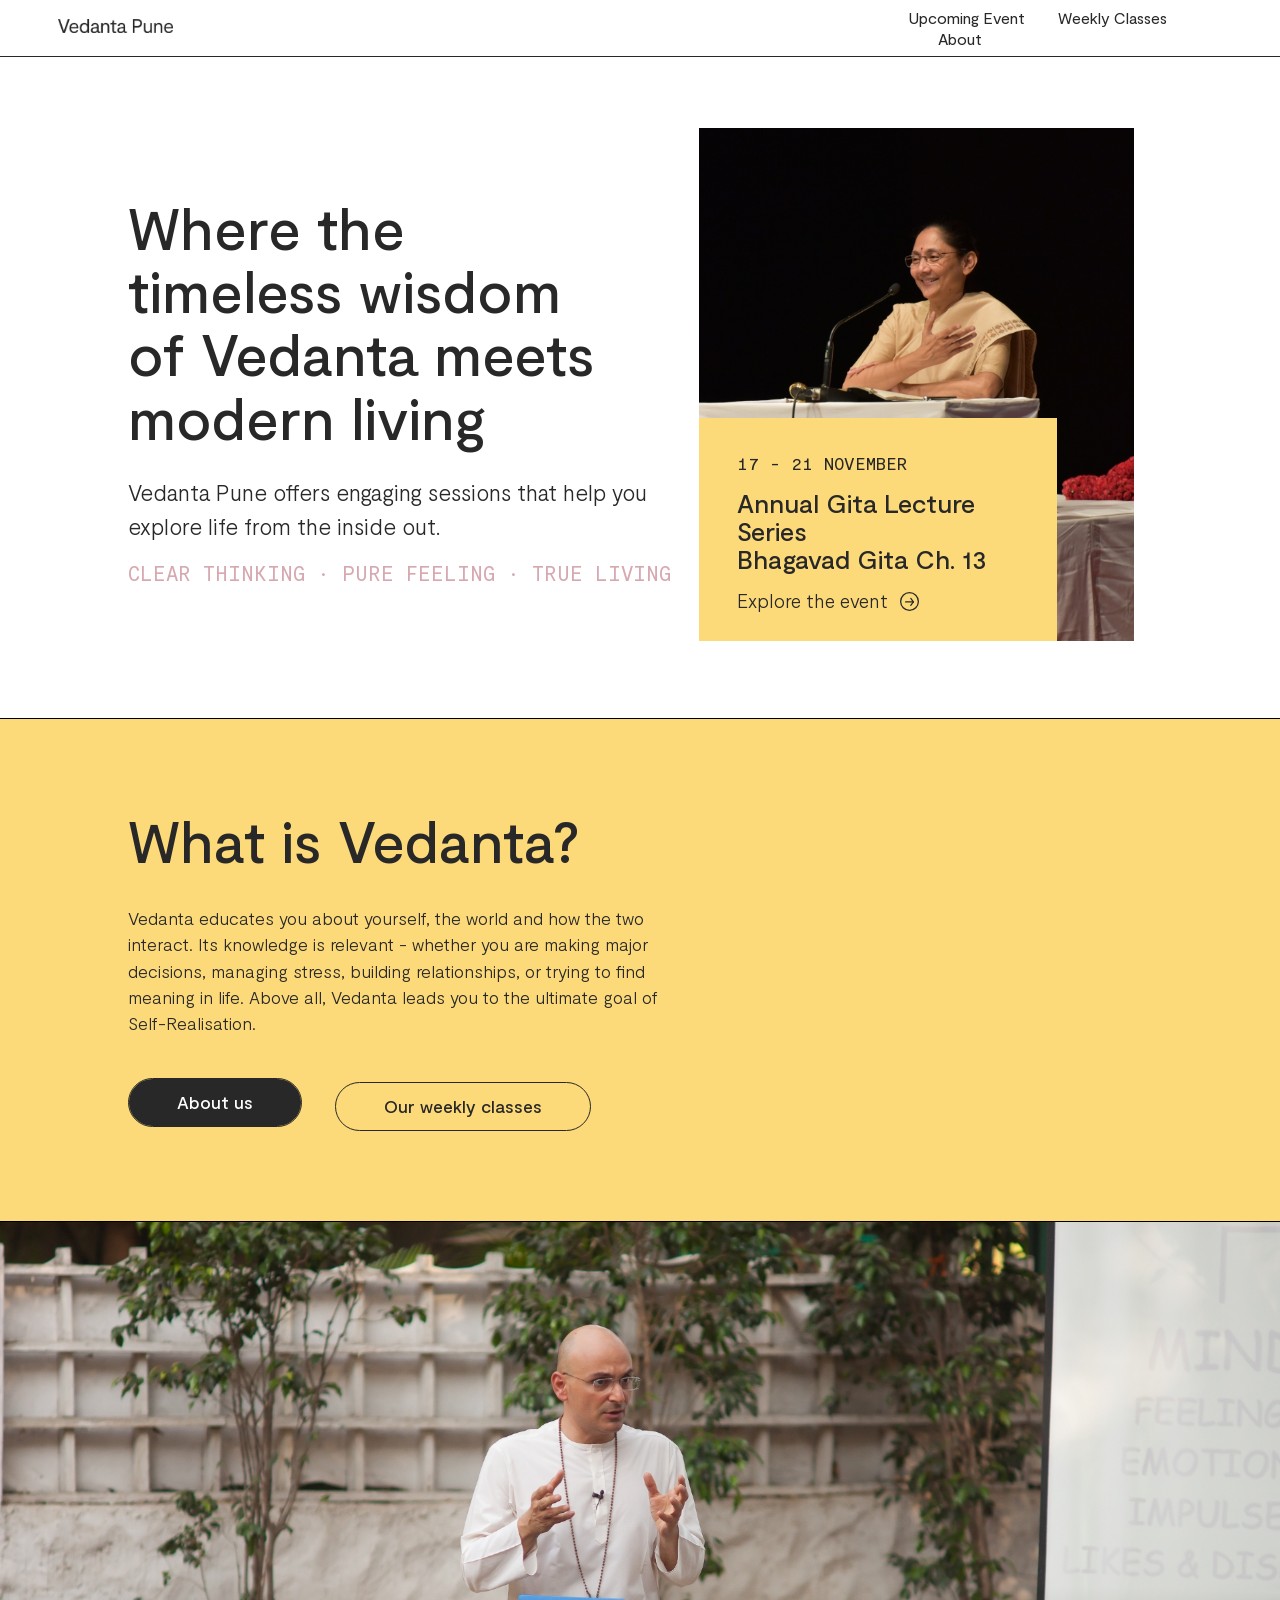
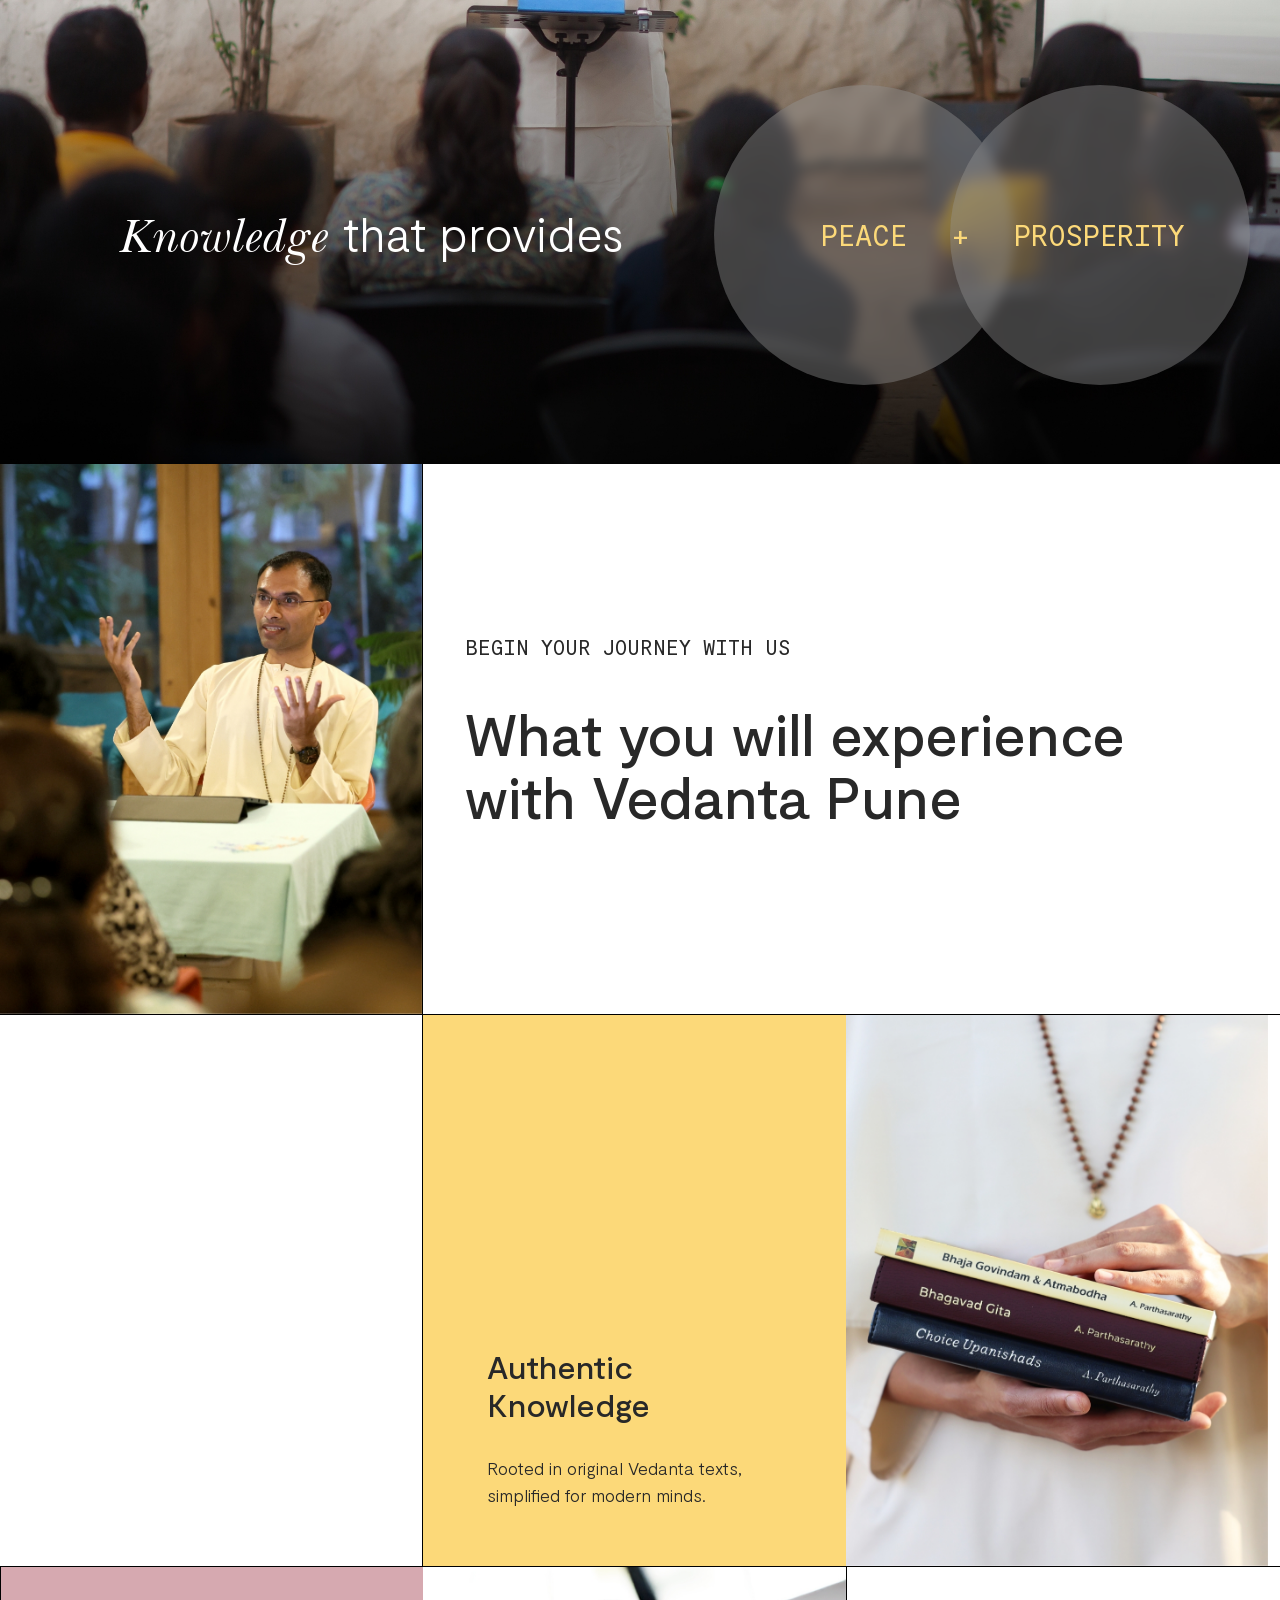
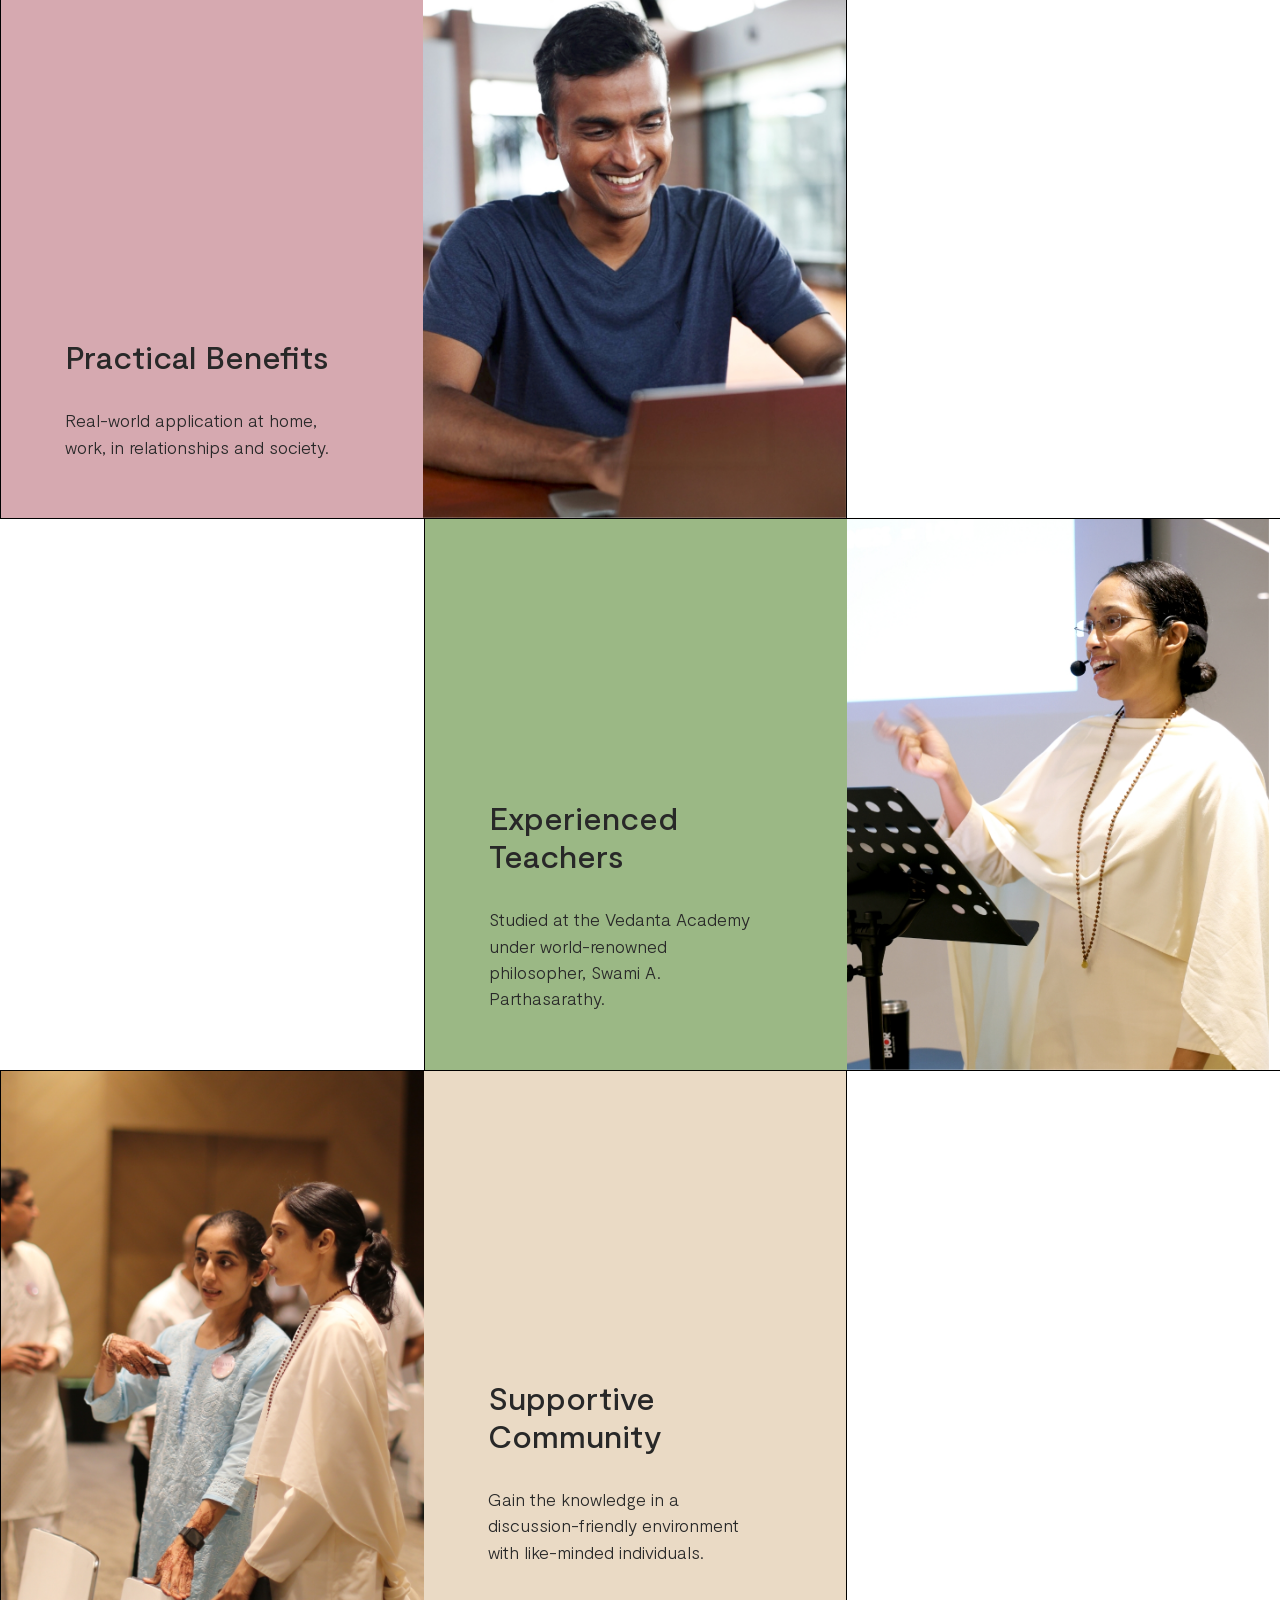
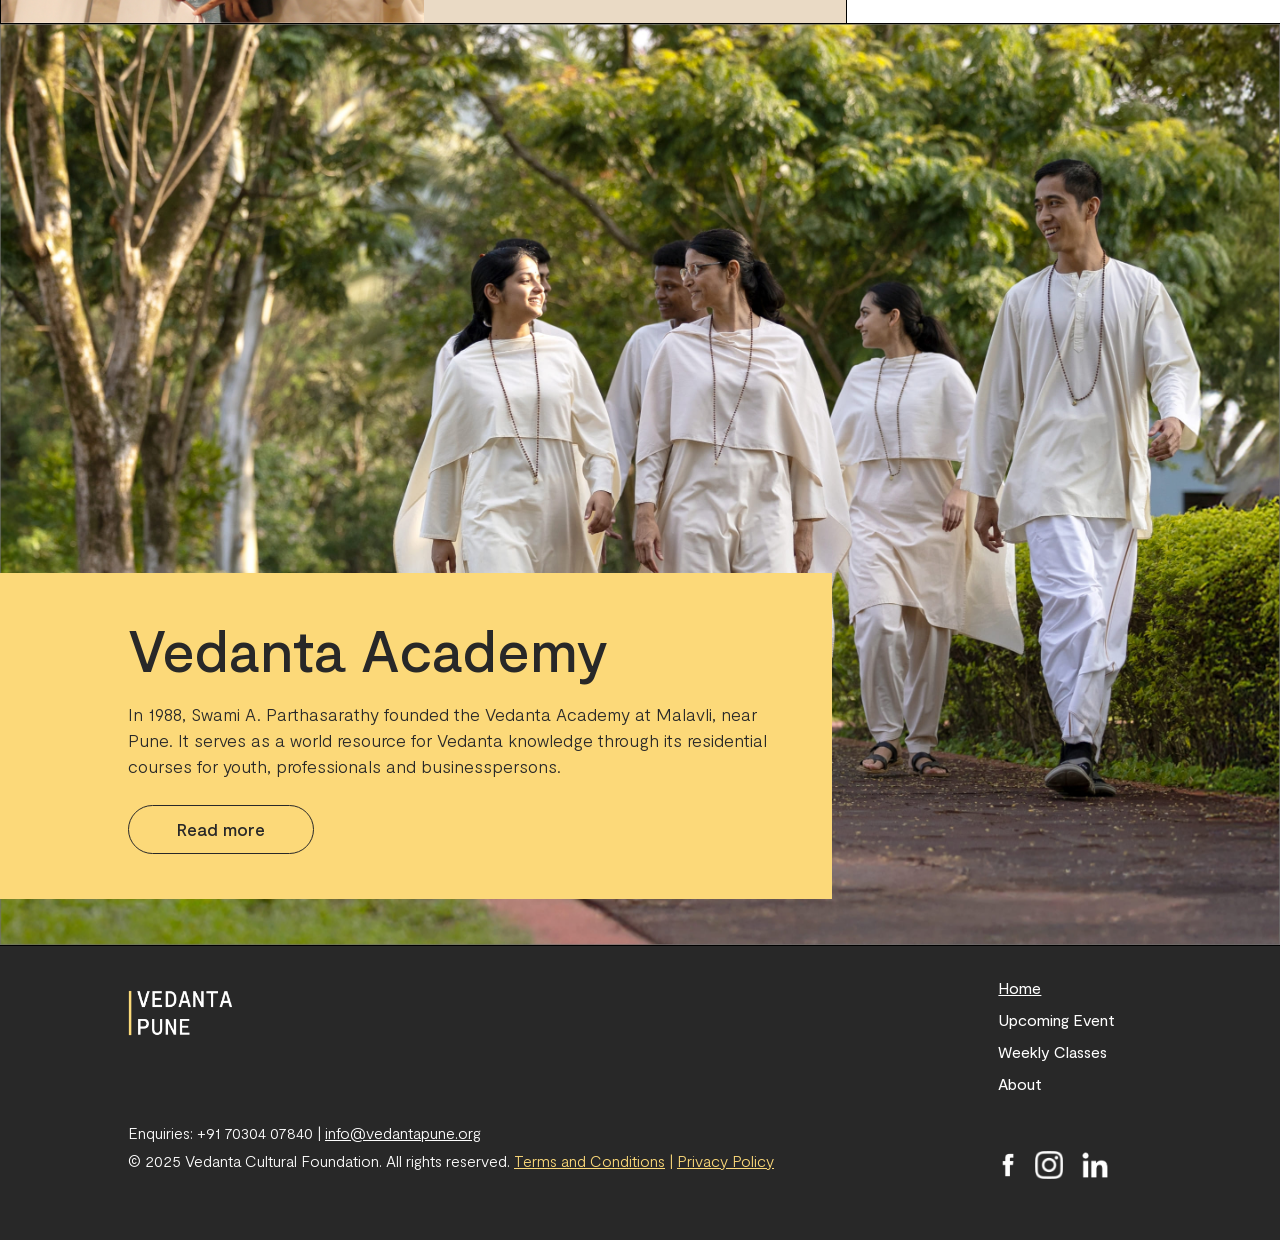
<file: index.html>
<!DOCTYPE html>
<html>
   <meta name="description" content="Home | Vedanta Pune">
   <meta property="og:url" content="https://vedantapune.org/">
   <meta property="og:type" content="website">
   <meta property="og:title" content="Home | Vedanta Pune">
   <meta property="og:description" content="">
   <meta property="og:image" content="images/OG.png">
   <meta name="twitter:title" content="Home | Vedanta Pune">
   <meta name="twitter:description" content="Home | Vedanta Pune">
   <head>
      <meta charset="UTF-8">
      <meta name="viewport" content="width=device-width, initial-scale=1">
      <link rel="image_src" href="images/OG.png"> 
      <link rel="icon" type="image/png" href="images/new/favicon.png"/>
      <link rel="stylesheet" href="styles/common.css">
      <link rel="stylesheet" href="styles/home.css">
      <title>Home | Vedanta Pune</title>
   </head>

   <body id="main-body">

     <div class="header desktop">
      <div class="row">
          <a href="/home.html"><img class="vip" src="images/vp_b.png"></a>
          <div class="header-menu desktop">
            <button class="header-btn"><a  href="/happiness.html"><span>Upcoming Event</span></a></button>&nbsp;
            <button class="header-btn"><a  href="/weekly.html"><span>Weekly Classes</span></a></button>&nbsp;
            <button class="header-btn"><a  href="/about.html"><span>About</span></a></button>&nbsp;
          </div>
      </div>
    </div>
    <div class="mobile">
      <div class="mobile-navbar">
        <a href="/home.html" class="logo"><img src="images/vp_b.png"></a>
        <div class="hamburger" onclick="toggleMenu()">
          <div class="bar"></div>
          <div class="bar"></div>
          <div class="bar"></div>
        </div>
      </div>
      <div class="mobile-menu" id="mobileMenu">
        <div class="mobile-menu-header">
          <a href="/home.html" class="logo"><img src="images/vp_b.png"\></a>
          <div class="close-btn" onclick="toggleMenu()">×</div>
        </div>
        <a href="#">Home</a>
        <a href="/happiness.html">Upcoming Event</a>
        <a href="/weekly.html">Weekly Classes</a>
        <a href="/about.html">About</a>
      </div>
    </div>

    <div class="banner">
      <div class="row">
        <div class="w-50">
          <h1>Where the <br>timeless wisdom <br>of Vedanta meets <br>modern living</h1>
          <p>Vedanta Pune offers engaging sessions that help you <br class="desktop">explore life from the inside out.</p>
          <h2>CLEAR THINKING • PURE FEELING • <br class="mobile">TRUE LIVING</h2>
        </div>
        <div class="w-50">
          <img src="images/new/home/banner.jpg" class="banner-image">
          <div class="details">
            <h2>17 - 21 NOVEMBER</h2>
            <h1>Annual Gita Lecture Series<br>Bhagavad Gita Ch. 13</h1>
            <a href="/happiness.html">Explore the event <img src="images/new/right.svg" class="right-arrow"></a>
          </div>
        </div>
      </div>
    </div>

    <div class="what-is">
      <div class="w-50">
        <h1>What is Vedanta?</h1>
        <p>Vedanta educates you about yourself, the world and how the two interact. Its knowledge is relevant - whether you are making major decisions, managing stress, building relationships, or trying to find meaning in life. Above all, Vedanta leads you to the ultimate goal of Self-Realisation.</p>
      </div>
      <div class="row">
        <a href="about.html"><button class="btn-blk">About us</button></a>
        <a href="weekly.html"><button class="btn-transp">Our weekly classes</button></a>
      </div>
    </div>

    <div class="peace-prosp">
      <p class="smaller-heading white right mobile"><span class="italics">Knowledge</span><br class="mobile"> that provides</p><br>
      <div class="row">
        <p class="smaller-heading white right desktop"><span class="italics">Knowledge</span><br class="mobile"> that provides</p><br>
        <div class="circle circle-left">
          <h2 class="circle-text">PEACE</h2>
        </div>
        <h2 class="intersection-text">+</h2>
        <div class="circle circle-right">
          <h2 class="circle-text">PROSPERITY</h2>
        </div>
      </div>
    </div>

    <div class="experience">
      <div class="row">
        <div class="w-33 desktop">
          <img src="images/new/home/begin.jpg" class="begin-experience">
        </div>
        <div class="w-67">
          <h2 style="color: #282828;">BEGIN YOUR JOURNEY WITH US</h2>
          <h1>What you will experience<br>with Vedanta Pune</h1>
        </div>
        <img src="images/new/home/begin.jpg" class="begin-experience mobile">
      </div>
      <div class="row-row">
        <div class="w-33 desktop"></div>
          <div class="yellow-bg">
            <div class="box-text">
              <h3>Authentic Knowledge</h3>
              <p>Rooted in original Vedanta texts, simplified for modern minds.</p>
            </div>
          </div>
          <div class="w-33">
            <img src="images/new/home/knowledge.jpg">
          </div>
      </div>
      <div class="row-rev">
        <div class="pink-bg">
          <div class="box-text">
            <h3>Practical Benefits</h3>
            <p>Real-world application at home, work, in relationships and society.</p>
          </div>
        </div>
        <div class="w-33">
          <img src="images/new/home/practical.jpg" class="right-border">
        </div>
        <div class="w-33 desktop"></div>
      </div>
      <div class="row-row">
        <div class="w-331 desktop"></div>
        <div class="green-bg">
          <div class="box-text">
            <h3>Experienced Teachers</h3>
            <p>Studied at the Vedanta Academy under world-renowned philosopher, Swami A. Parthasarathy.</p>
          </div>
        </div>
        <div class="w-33">
          <img src="images/new/home/teachers.jpg">
        </div>
      </div>
      <div class="row-row">
        <div class="w-331">
          <img src="images/new/home/community.jpg" class="left-border">
        </div>
        <div class="beige-bg">
          <div class="box-text">
            <h3>Supportive Community</h3>
            <p>Gain the knowledge in a discussion-friendly environment with like-minded individuals.</p>
          </div>
        </div>
        <div class="w-33 desktop"></div>
      </div>
    </div>

    <div class="va">
      <div class="va-para">
        <h1>Vedanta Academy</h1>
        <p>In 1988, Swami A. Parthasarathy founded the Vedanta Academy at Malavli, near Pune. It serves as a world resource for Vedanta knowledge through its residential courses for youth, professionals and businesspersons.</p>
        <a href="about.html"><button class="btn-transp">Read more</button></a>
      </div>
      <img src="images/new/home/va-mob.jpg" class="mobile">
    </div>

    <div class="footer desktop">
      <div class="row">
        <div class="w-80">
          <a href="/home.html" ><img class="vip" src="images/vp_wy.png"></a><br>
          <p>Enquiries: +91 70304 07840 | <a href="mailto:info@vedantapune.org" class="email">info@vedantapune.org</a></p>
          <p>© 2025 Vedanta Cultural Foundation. All rights reserved. <br class="mobile"><a href="/terms-conditions.html" target="_blank" style="font-family:mont-light;">Terms and Conditions</a><span style="color: #FCD979;"> | </span><a href="/privacy-policy.html" target="_blank" style="font-family:mont-light;">Privacy Policy</a></p>
        </div>
        <div class="w-20 social">
          <a href="/home.html" style="text-decoration: underline;">Home</a><br>
          <a href="/happiness.html">Upcoming Event</a><br>
          <a href="/weekly.html">Weekly Classes</a><br>
          <a href="/about.html">About</a><br><br>
          <a href="https://www.facebook.com/VedantaInstitutePune"  class="fb" target="_blank"><img src="images/fb.png" alt="Facebook Vedanta Pune"></a>
          <a href="https://www.instagram.com/vedantapune/"  class="fb" target="_blank"><img src="images/insta.png" alt="Instagram Vedanta Pune"></a>
          <a href="https://www.linkedin.com/company/vedanta-pune/"class="fb" target="_blank" style="margin-inline-start: 0%;"><img src="images/linkedin.png" alt="Instagram Vedanta Pune"></a>
        </div>
      </div>
    </div>
    <div class="footer mobile">
      <div class="row">
        <div class="w-40">
          <a href="/home.html" ><img class="vip" src="images/vp_wy.png"></a>
        </div>
        <div class="w-10"></div>
        <div class="w-40">
          <a href="/home.html" style="text-decoration: underline;">Home</a><br><br>
          <a href="/happiness.html">Upcoming Event</a><br><br>
          <a href="/weekly.html">Weekly Classes</a><br><br>
          <a href="/about.html">About</a><br><br>
          <div class="social row">
            <a href="https://www.facebook.com/VedantaInstitutePune"  class="fb" target="_blank"><img src="images/fb.png" alt="Facebook Vedanta Pune"></a>
            <a href="https://www.instagram.com/vedantapune/"  class="fb" target="_blank"><img src="images/insta.png" alt="Instagram Vedanta Pune"></a>
            <a href="https://www.linkedin.com/company/vedanta-pune/"class="fb" target="_blank" style="margin-inline-start: 0%;"><img src="images/linkedin.png" alt="Instagram Vedanta Pune"></a>
          </div>
        </div>
      </div>
      <p class="white">Enquiries: +91 70304 07840 | <a href="mailto:info@vedantapune.org" class="email">info@vedantapune.org</a></p>
      <p>© 2025 Vedanta Cultural Foundation. All rights reserved. <br class="mobile"><a href="/terms-conditions.html" target="_blank" style="font-family:mont-light;">Terms and Conditions</a><span style="color: #FCD979;"> | </span><a href="/privacy-policy.html" target="_blank" style="font-family:mont-light;">Privacy Policy</a></p>
    </div>

    <script src="js/common.js"></script>
   </body>
</html>
</file>
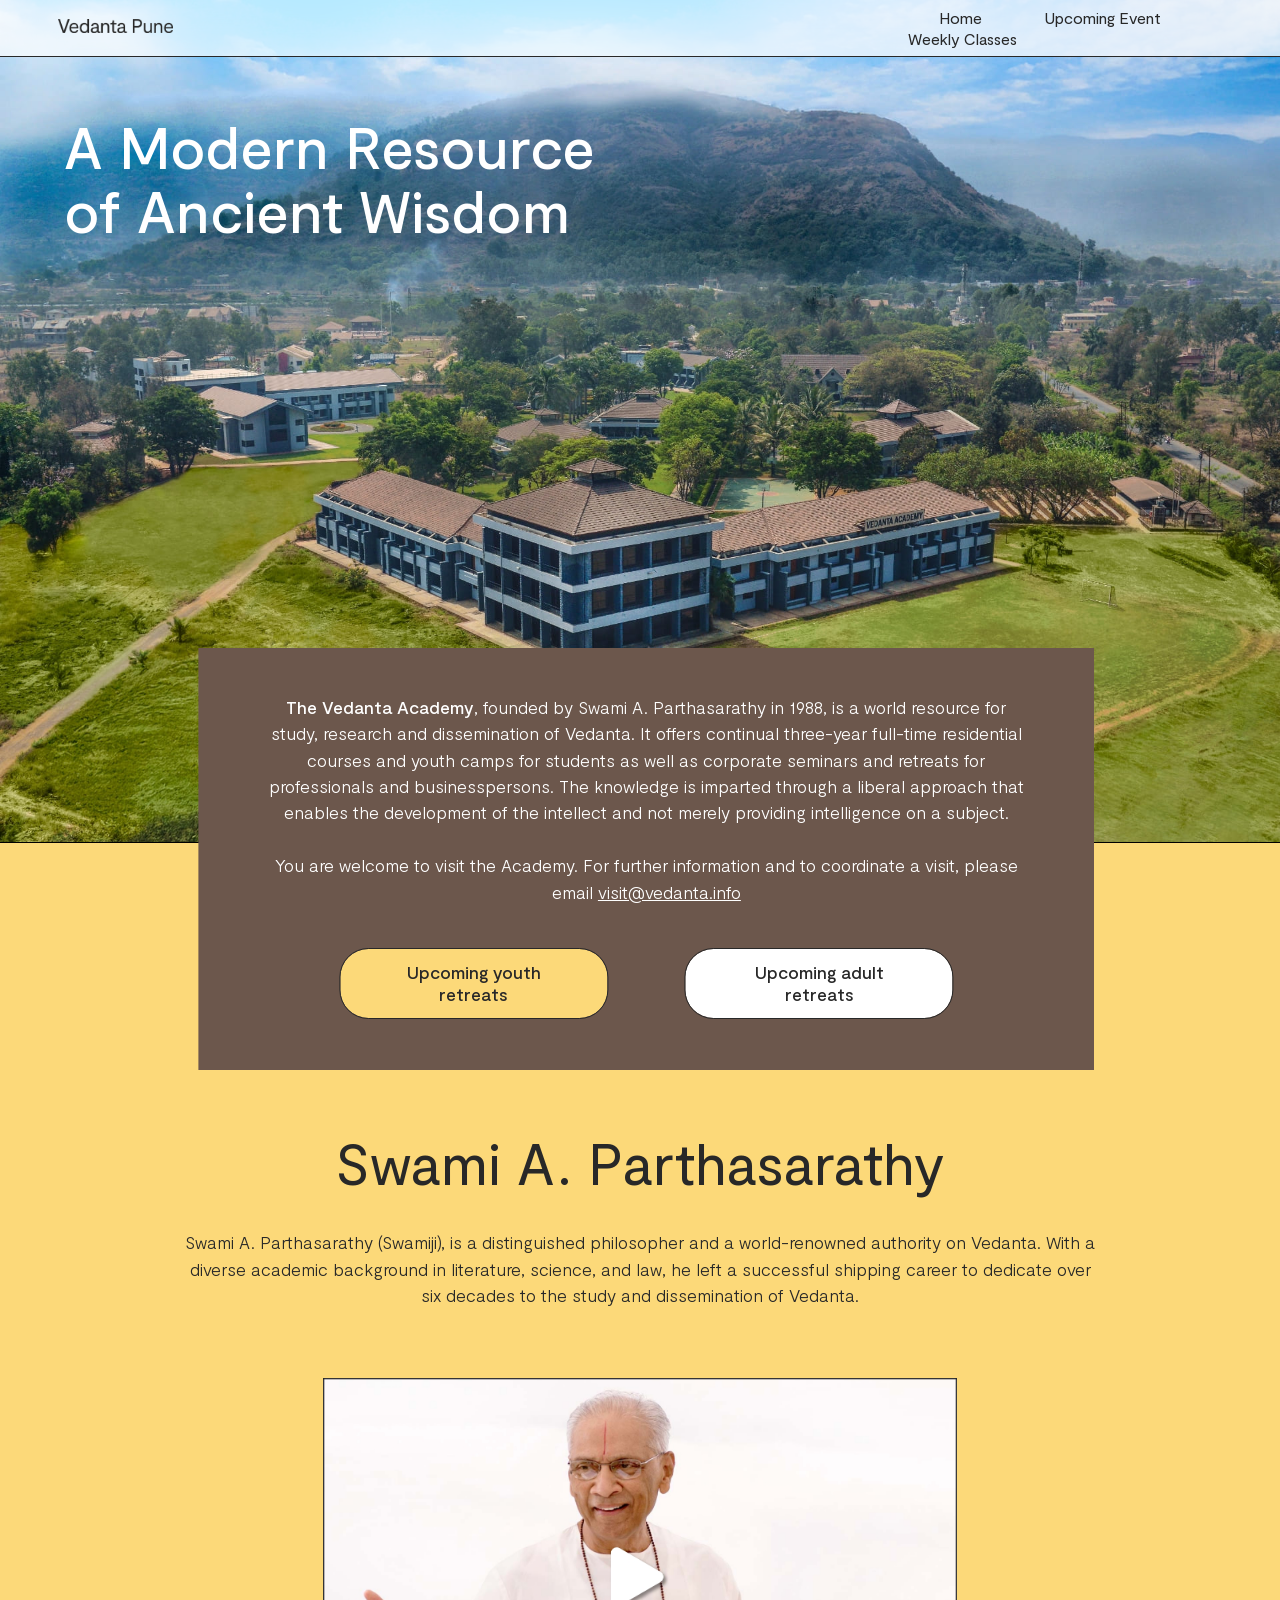
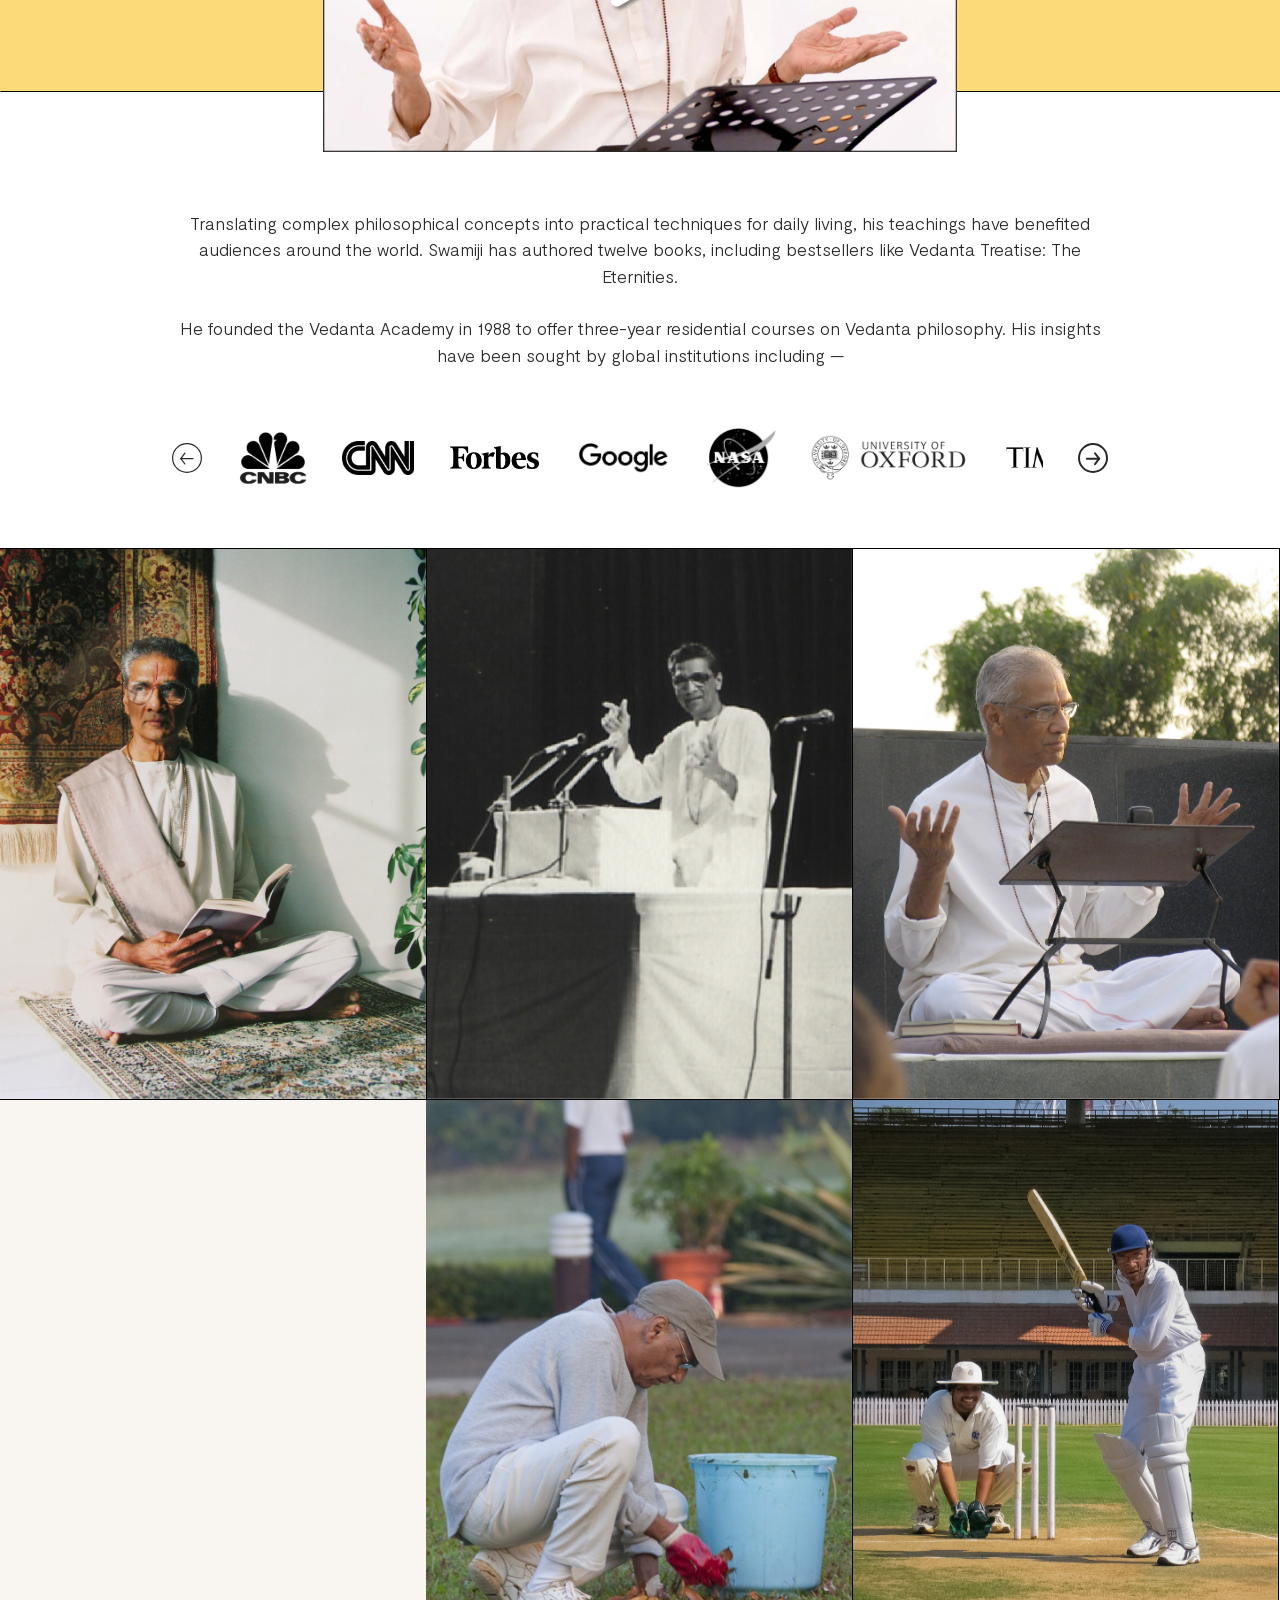
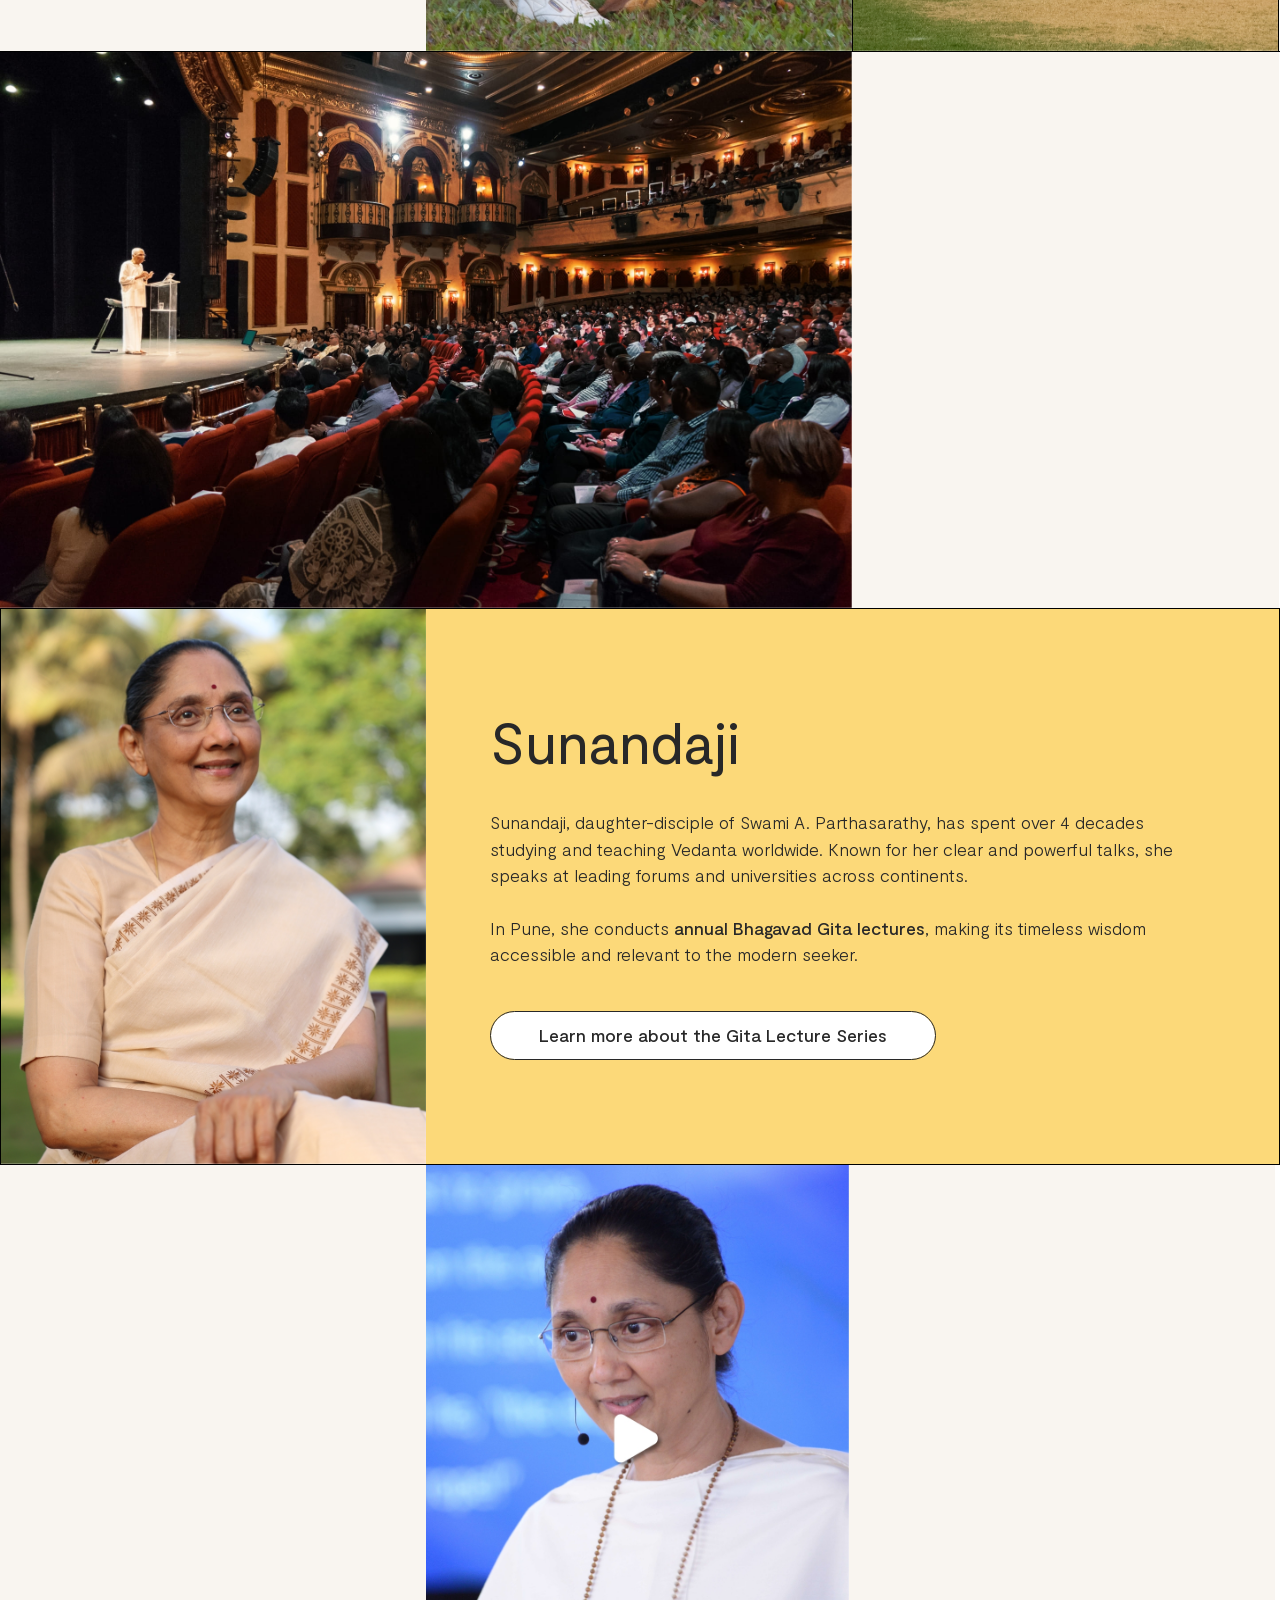
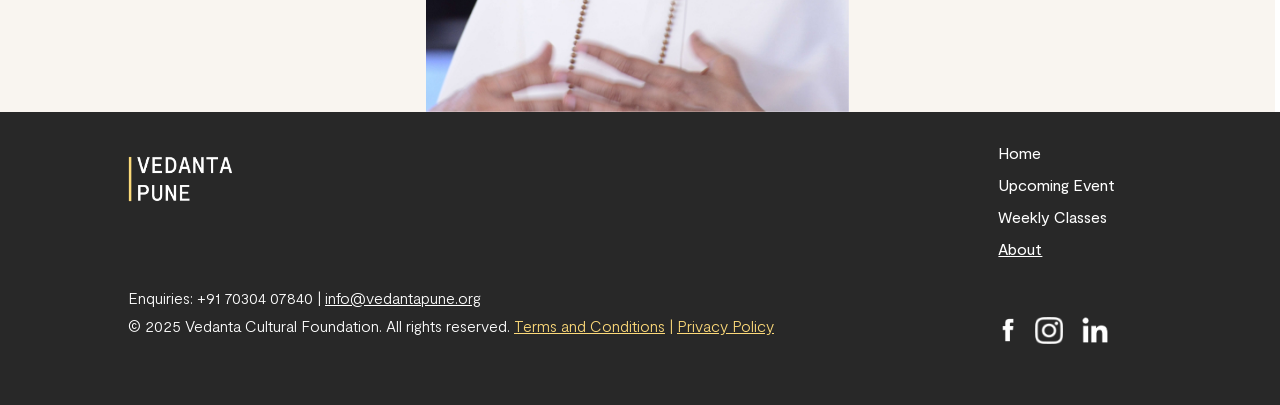
<file: about.html>
<!DOCTYPE html>
<html>
   <meta name="description" content="About | Vedanta Pune">
   <meta property="og:url" content="https://vedantapune.org/">
   <meta property="og:type" content="website">
   <meta property="og:title" content="About | Vedanta Pune">
   <meta property="og:description" content="">
   <meta property="og:image" content="images/OG.png">
   <meta name="twitter:title" content="About | Vedanta Pune">
   <meta name="twitter:description" content="About | Vedanta Pune">
   <head>
      <meta charset="UTF-8">
      <meta name="viewport" content="width=device-width, initial-scale=1">
      <link rel="image_src" href="images/OG.png"> 
      <link rel="icon" type="image/png" href="images/new/favicon.png"/>
      <link rel="stylesheet" href="styles/common.css">
      <link rel="stylesheet" href="styles/about.css">
      <title>About | Vedanta Pune</title>
   </head>

   <body id="main-body">

     <div class="header desktop">
      <div class="row">
          <a href="/home.html" ><img class="vip" src="images/vp_b.png"></a>
          <div class="header-menu desktop">
            <button class="header-btn"><a  href="/home.html"><span>Home</span></a></button>&nbsp;
            <button class="header-btn"><a  href="/happiness.html"><span>Upcoming Event</span></a></button>&nbsp;
            <button class="header-btn"><a  href="/weekly.html"><span>Weekly Classes</span></a></button>&nbsp;
          </div>
      </div>
    </div>
    <div class="mobile">
      <div class="mobile-navbar">
        <a href="/home.html" class="logo"><img src="images/vp_b.png"></a>
        <div class="hamburger" onclick="toggleMenu()">
          <div class="bar"></div>
          <div class="bar"></div>
          <div class="bar"></div>
        </div>
      </div>
      <div class="mobile-menu" id="mobileMenu">
        <div class="mobile-menu-header">
          <a href="/home.html" class="logo"><img src="images/vp_b.png"\></a>
          <div class="close-btn" onclick="toggleMenu()">×</div>
        </div>
        <a href="/home.html">Home</a>
        <a href="/happiness.html">Upcoming Event</a>
        <a href="/weekly.html">Weekly Classes</a>
        <a href="#">About</a>
      </div>
    </div>

    <div class="va-banner">
      <h1 class="white">A Modern<br class="mobile"> Resource <br class="desktop">of<br class="mobile"> Ancient Wisdom</h1>
      <div class="brown-box">
        <p class="white"><span class="bold">The Vedanta Academy</span>, founded by Swami A. Parthasarathy in 1988, is a world resource for study, research and dissemination of Vedanta. It offers continual three-year full-time residential courses and youth camps for students as well as corporate seminars and retreats for professionals and businesspersons. The knowledge is imparted through a liberal approach that enables the development of the intellect and not merely providing intelligence on a subject.<br><br>You are welcome to visit the Academy. For further information and to coordinate a visit, please email <a href="mailto:visit@vedanta.info" class="email" style="color: #fff;">visit@vedanta.info</a></p>
        <div class="row">
          <a href="https://event.vedanta.info/youthretreatdec" target="_blank"><button class="btn-yellow">Upcoming youth retreats</button></a>
          <a href="https://event.vedanta.info/academyvisitjan" target="_blank"><button class="btn-white">Upcoming adult retreats</button></a>
        </div>
      </div>
    </div>

    <div class="swamiji">
      <h1 class="medium-heading">Swami A. Parthasarathy</h1>
      <p>Swami A. Parthasarathy (Swamiji), is a distinguished philosopher and a world-renowned authority on Vedanta. With a diverse academic background in literature, science, and law, he left a successful shipping career to dedicate over six decades to the study and dissemination of Vedanta.</p>
      <hr>
      <img src="images/new/about/swa.jpg" class="swa-img" id="swa-vid">
      <p class="swa-para">Translating complex philosophical concepts into practical techniques for daily living, his teachings have benefited audiences around the world. Swamiji has authored twelve books, including bestsellers like Vedanta Treatise: The Eternities. <br><br>He founded the Vedanta Academy in 1988 to offer three-year residential courses on Vedanta philosophy. His insights have been sought by global institutions including —</p>

      <div class="slider-wrapper">
        <img src="images/new/left.svg" class="arrow left-arrow" onclick="slide(-1)">
        <div class="slider-container">
          <div class="slider-track" id="sliderTrack">
            <img src="images/new/about/logos/1.png">
            <img src="images/new/about/logos/2.png">
            <img src="images/new/about/logos/3.png" class="google">
            <img src="images/new/about/logos/4.png" class="google">
            <img src="images/new/about/logos/5.png">
            <img src="images/new/about/logos/6.png" class="oxford">
            <img src="images/new/about/logos/7.png">
            <img src="images/new/about/logos/8.png">
          </div>
        </div>
        <img src="images/new/right.svg" class="arrow right-arrow" onclick="slide(1)">
      </div>
    </div>
    

    <!-- logos -->

    <div class="talk-images desktop">
      <div class="row">
        <img src="images/new/about/swa1.jpg">
        <img src="images/new/about/swa2.jpg">
        <img src="images/new/about/swa3.jpg">
      </div>
    </div>
    <div class="talk-images desktop">
      <div class="row">
        <div class="beige-bg"></div>
        <img src="images/new/about/swa4.jpg">
        <img src="images/new/about/swa5.jpg">
      </div>
    </div>
    <div class="row desktop">
      <div class="w-67">
        <img src="images/new/about/swa6.jpg">
      </div>
      <div class="beige-bg"></div>
    </div>

    <div class="talk-images mobile">
      <div class="row-row">
        <img src="images/new/about/swa1.jpg">
        <img src="images/new/about/swa2.jpg">
      </div>
    </div>
    <img src="images/new/about/swa3.jpg" class="full-img mobile">
    <div class="talk-images mobile">
      <div class="row">
        <img src="images/new/about/swa4.jpg">
        <div class="beige-bg"></div>
      </div>
      <div class="row">
        <div class="beige-bg"></div>
        <img src="images/new/about/swa5.jpg">
      </div>
      <img src="images/new/about/swa6.jpg" class="full-img">
    </div>

    <div class="sunandaji">
      <div class="row">
        <div class="w-33">
          <img src="images/new/about/slrji.jpg">
        </div>
        <div class="w-57">
          <h1 class="medium-heading">Sunandaji</h1>
          <p>Sunandaji, daughter-disciple of Swami A. Parthasarathy, has spent over 4 decades studying and teaching Vedanta worldwide. Known for her clear and powerful talks, she speaks at leading forums and universities across continents. <br><br>In Pune, she conducts <span class="bold">annual Bhagavad Gita lectures</span>, making its timeless wisdom accessible and relevant to the modern seeker.</p>
          <a href="/happiness.html" target="_blank"><button class="btn-white">Learn more about the Gita Lecture Series</button></a>
        </div>
      </div>
    </div>
    <div class="row">
      <div class="beige-bg"></div>
      <div class="w-33">
        <img src="images/new/about/slrji-vid.jpg" id="slrji-vid">
      </div>
      <div class="beige-bg"></div>
    </div>

    <div class="faqs" style="display: none;">
      <!-- <div class="row">
        <div class="w-50">
          <h1 class="medium-heading">Have a<br>Question?</h1>
        </div>
        <div class="w-50">
          <div class="accordion">
            <div class="accordion-item">
              <div class="accordion-header"><img src="/images/new/down.svg" class="arrow"> CAN I VISIT THE ACADEMY?</div>
              <div class="accordion-content">
                <p>You are welcome to visit the Academy. For further information and to coordinate a visit, please email <a href="mailto:info@vedantapune.org" class="email">info@vedantapune.org</a></p>
              </div>
            </div>
            <div class="accordion-item">
              <div class="accordion-header"><img src="/images/new/down.svg" class="arrow"> ARE CHILDREN ALLOWED TO VISIT?</div>
              <div class="accordion-content">
                <p>Children 10 years and above can visit the Academy under adult supervision.</p>
              </div>
            </div>
          </div>
        </div>
      </div> -->
    </div>

    <div class="footer desktop">
      <div class="row">
        <div class="w-80">
          <a href="/home.html" ><img class="vip" src="images/vp_wy.png"></a><br>
          <p>Enquiries: +91 70304 07840 | <a href="mailto:info@vedantapune.org" class="email">info@vedantapune.org</a></p>
          <p>© 2025 Vedanta Cultural Foundation. All rights reserved. <br class="mobile"><a href="/terms-conditions.html" target="_blank" style="font-family:mont-light;">Terms and Conditions</a><span style="color: #FCD979;"> | </span><a href="/privacy-policy.html" target="_blank" style="font-family:mont-light;">Privacy Policy</a></p>
        </div>
        <div class="w-20 social">
          <a href="/home.html">Home</a><br>
          <a href="/happiness.html">Upcoming Event</a><br>
          <a href="/weekly.html">Weekly Classes</a><br>
          <a href="#" style="text-decoration: underline;">About</a><br><br>
          <a href="https://www.facebook.com/VedantaInstitutePune"  class="fb" target="_blank"><img src="images/fb.png" alt="Facebook Vedanta Pune"></a>
          <a href="https://www.instagram.com/vedantapune/"  class="fb" target="_blank"><img src="images/insta.png" alt="Instagram Vedanta Pune"></a>
          <a href="https://www.linkedin.com/company/vedanta-pune/"class="fb" target="_blank" style="margin-inline-start: 0%;"><img src="images/linkedin.png" alt="Instagram Vedanta Pune"></a>
        </div>
      </div>
    </div>
    <div class="footer mobile">
      <div class="row">
        <div class="w-40">
          <a href="/home.html" ><img class="vip" src="images/vp_wy.png"></a>
        </div>
        <div class="w-10"></div>
        <div class="w-40">
          <a href="/home.html">Home</a><br><br>
          <a href="/happiness.html">Upcoming Event</a><br><br>
          <a href="/weekly.html">Weekly Classes</a><br><br>
          <a href="#" style="text-decoration: underline;">About</a><br><br>
          <div class="social row">
            <a href="https://www.facebook.com/VedantaInstitutePune"  class="fb" target="_blank"><img src="images/fb.png" alt="Facebook Vedanta Pune"></a>
            <a href="https://www.instagram.com/vedantapune/"  class="fb" target="_blank"><img src="images/insta.png" alt="Instagram Vedanta Pune"></a>
            <a href="https://www.linkedin.com/company/vedanta-pune/"class="fb" target="_blank" style="margin-inline-start: 0%;"><img src="images/linkedin.png" alt="Instagram Vedanta Pune"></a>
          </div>
        </div>
      </div>
      <p>Enquiries: +91 70304 07840 | <a href="mailto:info@vedantapune.org" class="email">info@vedantapune.org</a></p>
      <p>© 2025 Vedanta Cultural Foundation. All rights reserved. <br class="mobile"><a href="/terms-conditions.html" target="_blank" style="font-family:mont-light;">Terms and Conditions</a><span style="color: #FCD979;"> | </span><a href="/privacy-policy.html" target="_blank" style="font-family:mont-light;">Privacy Policy</a></p>
    </div>
    
    <div id="video-popup" class="video-popup">
      <div class="popup-content">
        <span class="close-vid-btn">&times;</span>
        <iframe id="video-frame" src="" frameborder="0" allow="autoplay; encrypted-media" allowfullscreen></iframe>
      </div>
    </div>

    <script src="js/about.js"></script>
    <script src="js/common.js"></script>
   </body>
</html>
</file>
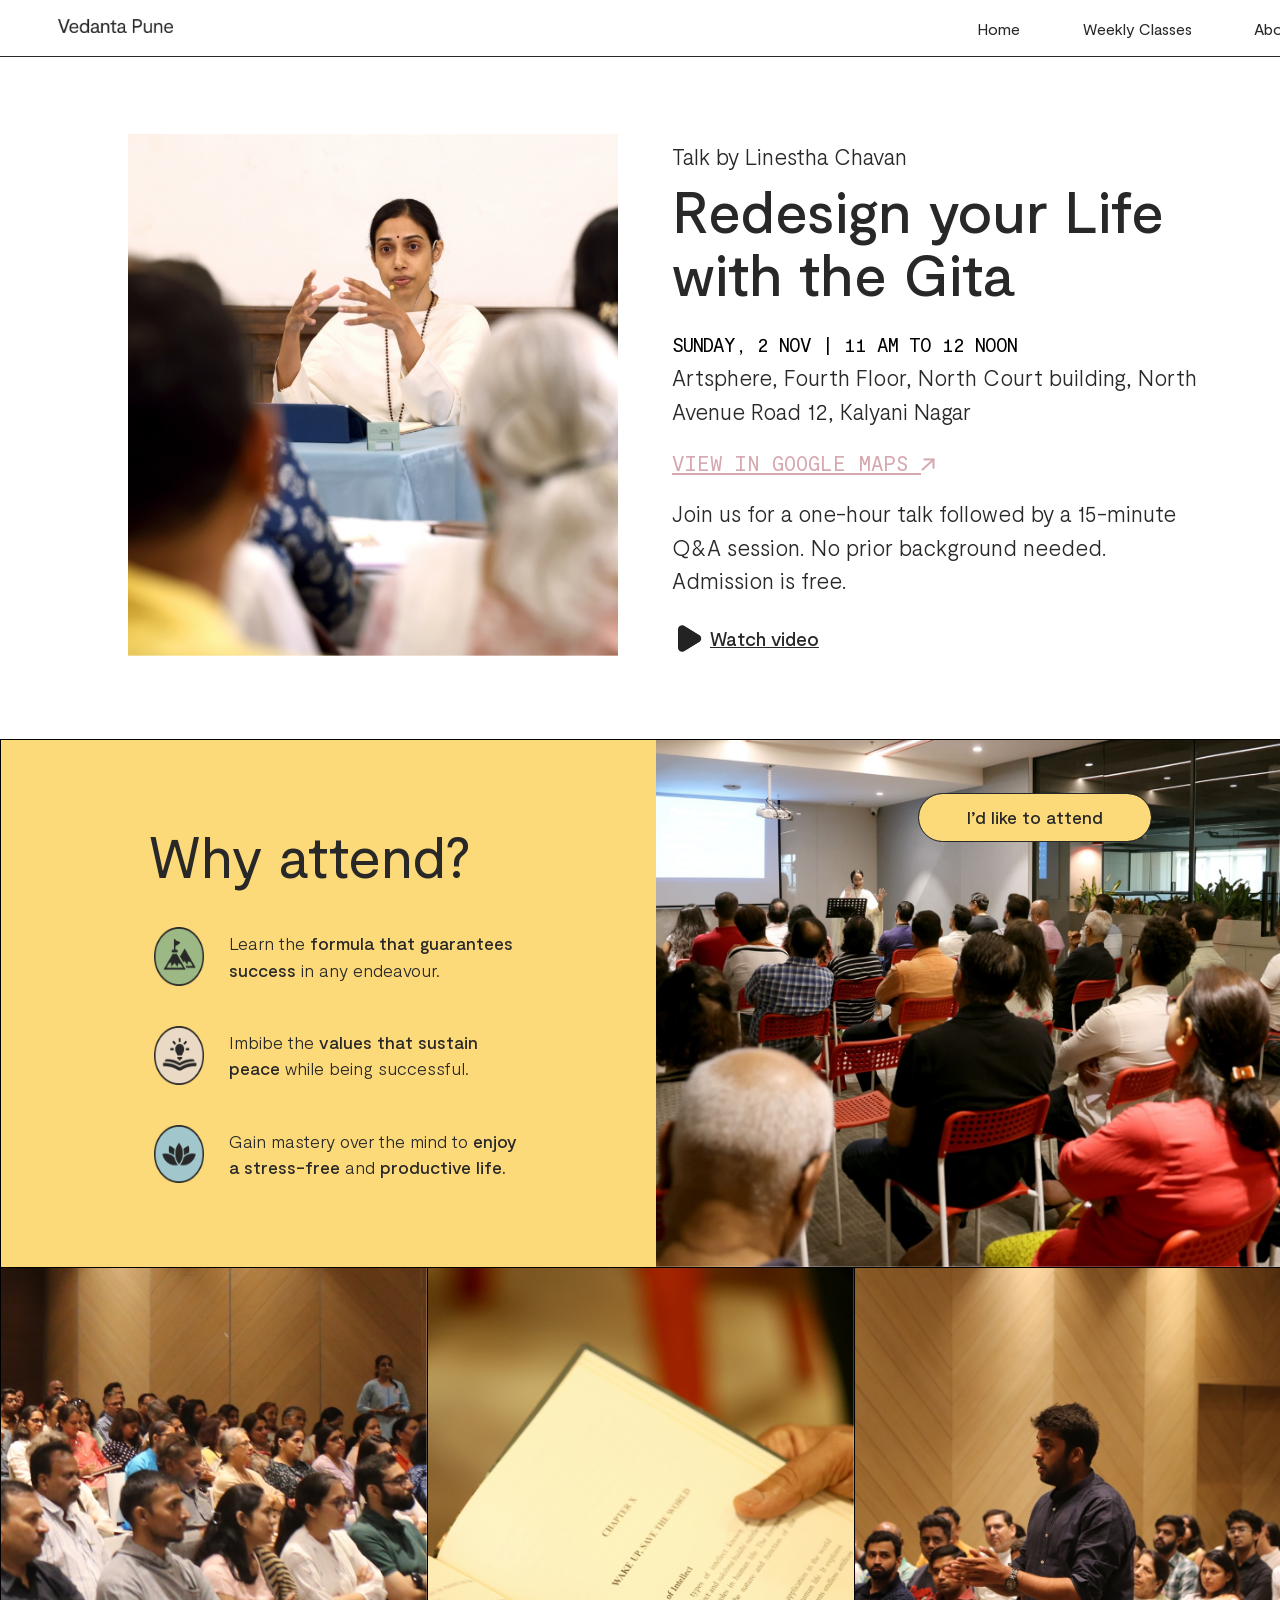
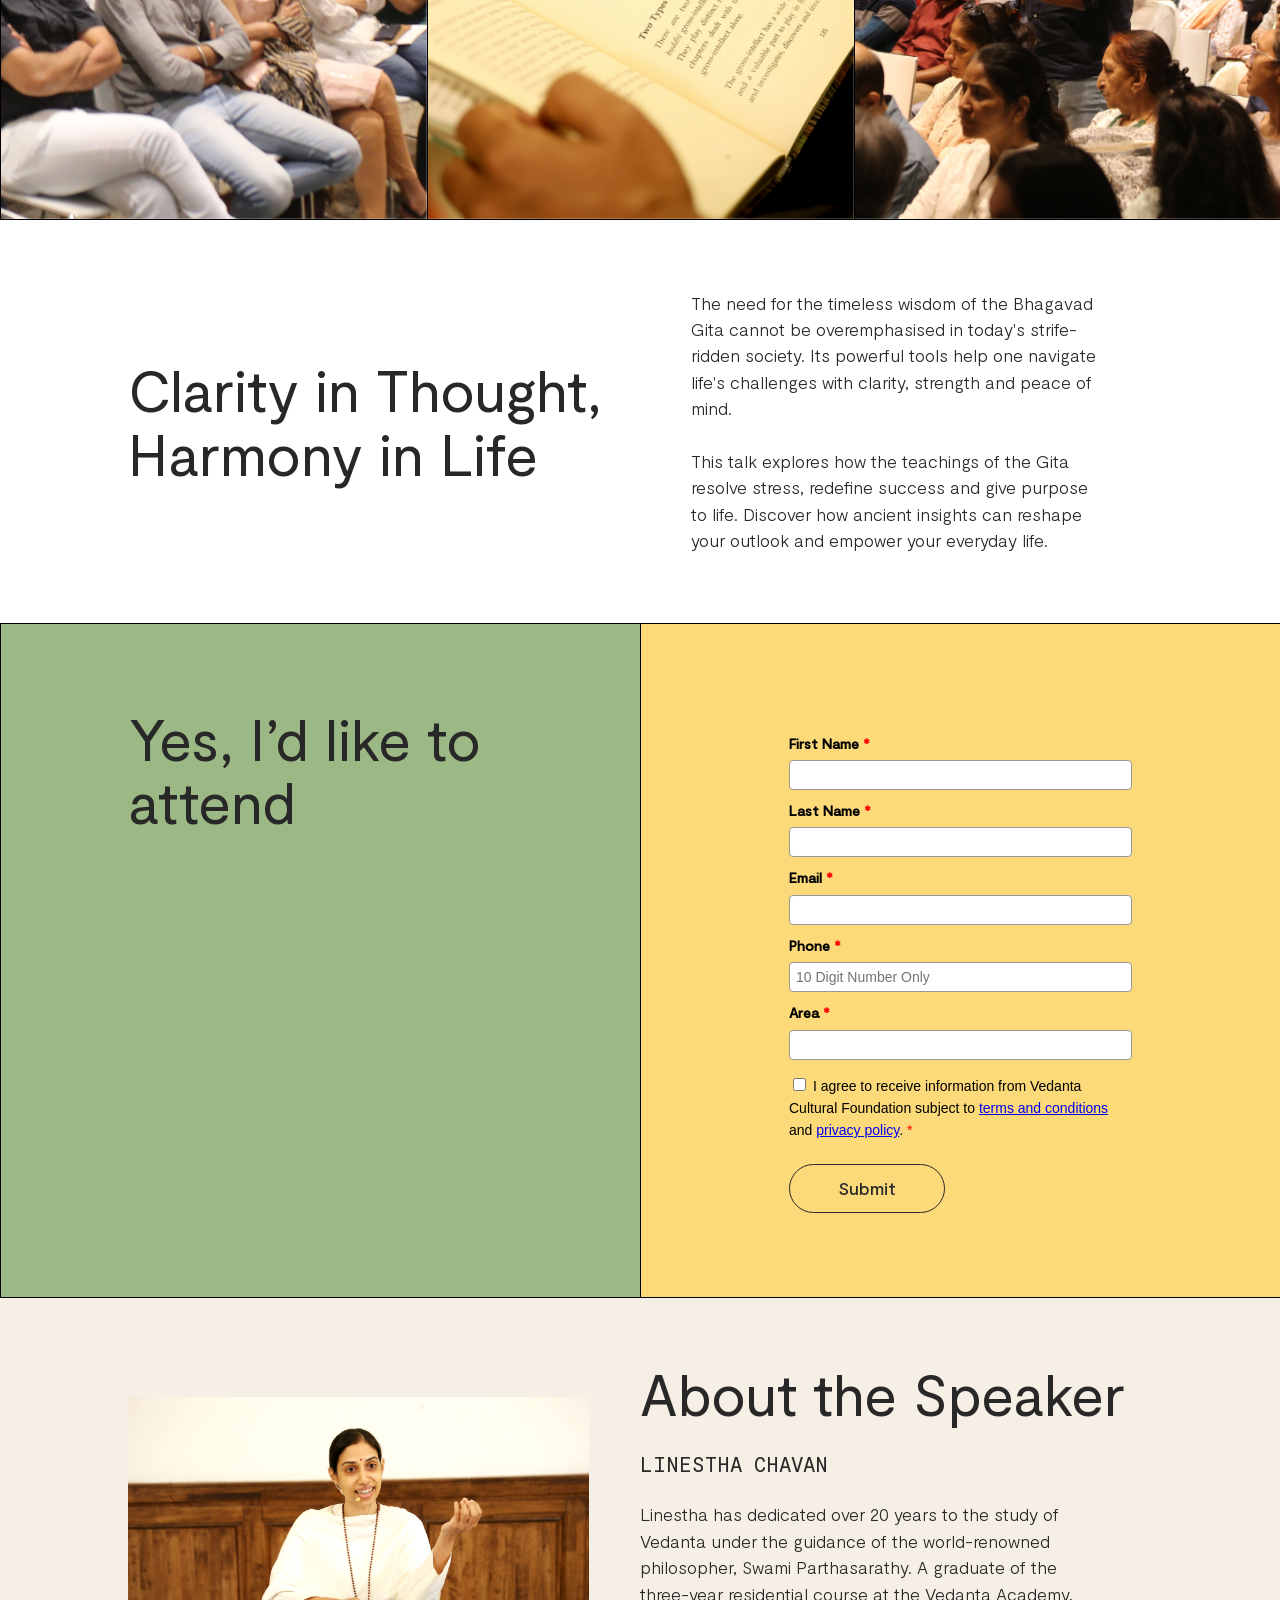
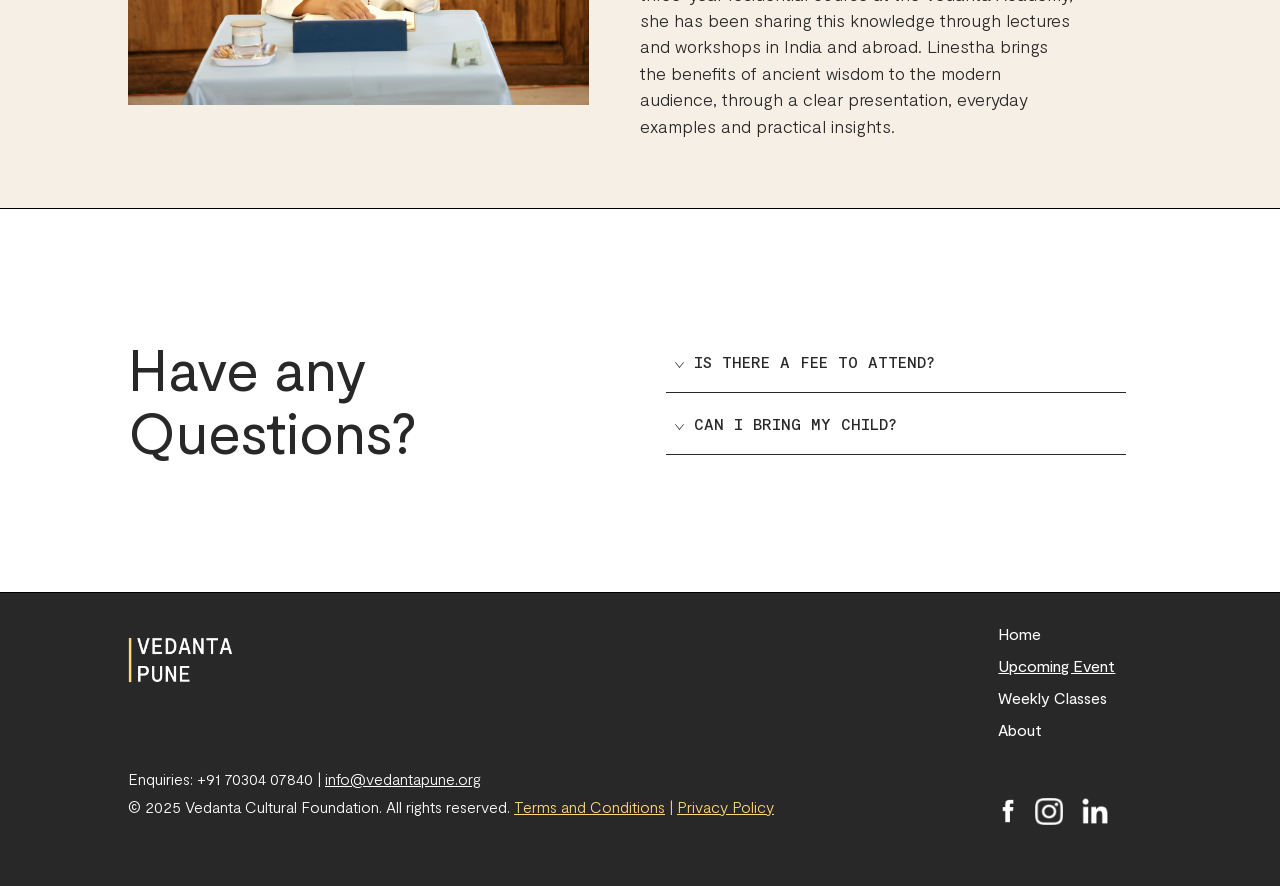
<file: gita.html>
<!DOCTYPE html>
<html>
   <meta name="description" content="Upcoming Event | Vedanta Pune">
   <meta property="og:url" content="https://vedantapune.org/gita">
   <meta property="og:type" content="website">
   <meta property="og:title" content="Upcoming Event | Vedanta Pune">
   <meta property="og:description" content="">
   <meta property="og:image" content="images/OG.png">
   <meta name="twitter:title" content="Upcoming Event | Vedanta Pune">
   <meta name="twitter:description" content="Upcoming Event | Vedanta Pune">
   <head>
      <meta charset="UTF-8">
      <meta name="viewport" content="width=device-width, initial-scale=1">
      <link rel="image_src" href="images/OG.png"> 
      <link rel="icon" type="image/png" href="images/new/favicon.png"/>
      <link rel="stylesheet" href="styles/common.css">
      <link rel="stylesheet" href="styles/upcoming.css">
      <title>Upcoming Event</title>
      
      <!-- Facebook Pixel Code --> 
      <script>
         !function(f,b,e,v,n,t, s)
         {if (f.fbq) return; n=f.fbq=function () {n. callMethod?
         n.callMethod. apply (n,arguments) : n. queue. push (arguments) }; if(!f._fbq)f._fbq=n;n.push=n;n. loaded=!0;n.version= '2.0';
         n.queue= [];t=b.createElement (e);t.async=!0; t.src=v;s=b.getElementsByTagName(e)[0];
         s.parentNode. insertBefore(t, s) } (window, document, 'script',
         'https://connect. facebook.net/en_US/fbevents.js');
         fbq('init', '136435063787863');
         fbq('track', 'PageView');
      </script>
      <noscript><img height="1" width="f" src="https://www.facebook.com/tr?id=136435063787863&ev=PageView&noscript=1"/></noscript>
      <!-- End Facebook Pixel Code -->
   </head>

   <body id="main-body">
     <div class="header desktop">
      <div class="row">
          <a href="/home.html" ><img class="vip" src="images/vp_b.png"></a>
          <div class="header-menu desktop" style="right: -5%;">
            <button class="header-btn"><a  href="/home.html"><span>Home</span></a></button>&nbsp;
            <button class="header-btn"><a  href="/weekly.html"><span>Weekly Classes</span></a></button>&nbsp;
            <button class="header-btn"><a  href="/about.html"><span>About</span></a></button>&nbsp;
          </div>
      </div>
    </div>
    <div class="mobile">
      <div class="mobile-navbar">
        <a href="/home.html" class="logo"><img src="images/vp_b.png"></a>
        <div class="hamburger" onclick="toggleMenu()">
          <div class="bar"></div>
          <div class="bar"></div>
          <div class="bar"></div>
        </div>
      </div>
      <div class="mobile-menu" id="mobileMenu">
        <div class="mobile-menu-header">
          <a href="/home.html" class="logo"><img src="images/vp_b.png"\></a>
          <div class="close-btn" onclick="toggleMenu()">×</div>
        </div>
        <a href="/home.html">Home</a>
        <a href="#">Upcoming Event</a>
        <a href="/weekly.html">Weekly Classes</a>
        <a href="/about.html">About</a>
      </div>
    </div>

    <div class="banner">
      <div class="row-rev-col">
        <div class="w-50">
          <img src="images/new/upcoming-talk/banner3.jpg" class="banner-image sash">
        </div>
        <div class="w-50">
          <p>Talk by Linestha Chavan</p>
          <h1>Redesign your Life <br>with the Gita</h1>
          <h4>SUNDAY, 2 NOV | 11 AM TO 12 NOON</h4>
          <!-- <p>Artsphere, Kalyani Nagar</p> -->
          <p>Artsphere, Fourth Floor, North Court building, North Avenue Road 12, Kalyani Nagar</p>
          <a href="https://maps.app.goo.gl/a65tjLjc6qwdZdie8" target="_blank"><h2 style="text-decoration: underline;">VIEW IN GOOGLE MAPS <img src="images/new/pink.png" class="arrow"></h2></a>
          <p>Join us for a one-hour talk followed by a 15-minute Q&A session. No prior background needed.<br>Admission is free.</p><br>
          <button class="btn-text" id="playButton" data-video="https://www.youtube.com/embed/dCLlm8vAyXA"><img src="images/new/play.png" class="play"> Watch video</button>
        </div>
        <a href="#reg-form" class="attend-link"><button class="btn-yellow">I’d like to attend</button></a>
      </div>
    </div>

    <div class="why-attend">
      <div class="row">
        <div class="yellow-bg">
          <h1 class="medium-heading">Why attend?</h1>
          <div class="row-row">
            <div class="w-25">
              <img src="images/new/upcoming-talk/1.png">
            </div>
            <div class="w-75">
              <p>Learn the <span class="bold">formula that guarantees success</span> in any endeavour.</p>
            </div>
          </div>
          <div class="row-row">
            <div class="w-25">
              <img src="images/new/upcoming-talk/2.png">
            </div>
            <div class="w-75">
              <p>Imbibe the <span class="bold">values that sustain peace</span> while being successful.</p>
            </div>
          </div>
          <div class="row-row">
            <div class="w-25">
              <img src="images/new/upcoming-talk/3.png">
            </div>
            <div class="w-75">
              <p>Gain mastery over the mind to <span class="bold">enjoy a stress-free</span> and <span class="bold">productive life.</span></p>
            </div>
          </div>
        </div>
        <div class="w-50">
          <img src="images/new/upcoming-talk/why.jpg">
        </div>
      </div>
    </div>

    <div class="talk-images desktop">
      <div class="row">
        <img src="images/new/upcoming-talk/class1.jpg">
        <img src="images/new/upcoming-talk/class2.jpg">
        <img src="images/new/upcoming-talk/class3.jpg">
      </div>
    </div>
    <div class="talk-images mobile">
      <div class="row-row">
        <div class="beige-bg"></div>
        <div class="w-50">
          <img src="images/new/upcoming-talk/class1.jpg">
        </div>
      </div>
      <div class="row-row">
        <div class="w-50">
          <img src="images/new/upcoming-talk/class2.jpg">
        </div>
        <div class="beige-bg"></div>
        
      </div>
      <div class="row-row">
        <div class="beige-bg"></div>
        <div class="w-50">
          <img src="images/new/upcoming-talk/class3.jpg">
        </div>
      </div>
    </div>
    <div class="clarity-exc">
      <div class="row">
        <div class="w-50">
          <h1 class="medium-heading">Clarity in Thought,<br>Harmony in Life</h1>
        </div>
        <div class="w-50">
          <p>The need for the timeless wisdom of the Bhagavad Gita cannot be overemphasised in today's strife-ridden society. Its powerful tools help one navigate life's challenges with clarity, strength and peace of mind.<br><br>This talk explores how the teachings of the Gita resolve stress, redefine success and give purpose to life. Discover how ancient insights can reshape your outlook and empower your everyday life.</p>
        </div>
      </div>
    </div>

    <div class="register" id="reg-form">
      <div class="row">
        <div class="green-bg">
          <h1 class="medium-heading">Yes, I’d like to attend</h1>
        </div>
        <div class="yellow-bg">
          
          <style>@import url(https://fonts.bunny.net/css?family=ibm-plex-sans:400,600);</style>
          <style>
             #_form_237_{font-size:14px;line-height:1.6;font-family:arial, helvetica, sans-serif;margin:0}#_form_237_ *{outline:0}._form_hide{display:none;visibility:hidden}._form_show{display:block;visibility:visible}#_form_237_._form-top{top:0}#_form_237_._form-bottom{bottom:0}#_form_237_._form-left{left:0}#_form_237_._form-right{right:0}#_form_237_ input[type="text"],#_form_237_ input[type="tel"],#_form_237_ input[type="date"],#_form_237_ textarea{padding:6px;height:auto;border:#979797 1px solid;border-radius:4px;color:#000 !important;font-size:14px;-webkit-box-sizing:border-box;-moz-box-sizing:border-box;box-sizing:border-box}#_form_237_ textarea{resize:none}
             #_form_237_ ._submit{-webkit-appearance:none;cursor:pointer;}
             #_form_237_ ._submit:disabled{cursor:not-allowed;opacity:0.4}#_form_237_ ._submit.processing{position:relative}#_form_237_ ._submit.processing::before{content:"";width:1em;height:1em;position:absolute;z-index:1;top:50%;left:50%;border:double 3px transparent;border-radius:50%;background-image:linear-gradient(#994992, #994992), conic-gradient(#994992, #FFFFFF);background-origin:border-box;background-clip:content-box, border-box;animation:1200ms ease 0s infinite normal none running _spin}#_form_237_ ._submit.processing::after{content:"";position:absolute;top:0;bottom:0;left:0;right:0;background:#994992 !important;border:0 !important;-moz-border-radius:4px !important;-webkit-border-radius:4px !important;border-radius:4px !important;color:#FFFFFF !important;padding:10px !important}@keyframes _spin{0%{transform:translate(-50%, -50%) rotate(90deg)}100%{transform:translate(-50%, -50%) rotate(450deg)}}#_form_237_ ._close-icon{cursor:pointer;background-image:url("https://d226aj4ao1t61q.cloudfront.net/esfkyjh1u_forms-close-dark.png");background-repeat:no-repeat;background-size:14.2px 14.2px;position:absolute;display:block;top:11px;right:9px;overflow:hidden;width:16.2px;height:16.2px}#_form_237_ ._close-icon:before{position:relative}#_form_237_ ._form-body{margin-bottom:30px}#_form_237_ ._form-image-left{width:150px;float:left}#_form_237_ ._form-content-right{margin-left:164px}#_form_237_ ._form-branding{color:#fff;font-size:10px;clear:both;text-align:left;margin-top:30px;font-weight:100}#_form_237_ ._form-branding ._logo{display:block;width:130px;height:14px;margin-top:6px;background-image:url("https://d226aj4ao1t61q.cloudfront.net/hh9ujqgv5_aclogo_li.png");background-size:130px auto;background-repeat:no-repeat}#_form_237_ .form-sr-only{position:absolute;width:1px;height:1px;padding:0;margin:-1px;overflow:hidden;clip:rect(0, 0, 0, 0);border:0}#_form_237_ ._form-label,#_form_237_ ._form_element ._form-label{font-weight:bold;margin-bottom:5px;display:block}#_form_237_._dark ._form-branding{color:#333}#_form_237_._dark ._form-branding ._logo{background-image:url("https://d226aj4ao1t61q.cloudfront.net/jftq2c8s_aclogo_dk.png")}#_form_237_ ._form_element{position:relative;margin-bottom:10px;font-size:0;max-width:100%}#_form_237_ ._form_element *{font-size:14px}#_form_237_ ._form_element._clear{clear:both;width:100%;float:none}#_form_237_ ._form_element._clear:after{clear:left}#_form_237_ ._form_element input[type="text"],#_form_237_ ._form_element input[type="date"],#_form_237_ ._form_element select,#_form_237_ ._form_element textarea:not(.g-recaptcha-response){display:block;width:100%;-webkit-box-sizing:border-box;-moz-box-sizing:border-box;box-sizing:border-box;font-family:inherit}#_form_237_ ._field-wrapper{position:relative}#_form_237_ ._inline-style{float:left}#_form_237_ ._inline-style input[type="text"]{width:150px}#_form_237_ ._inline-style:not(._clear){margin-right:20px}#_form_237_ ._form_element img._form-image{max-width:100%}#_form_237_ ._form_element ._form-fieldset{border:0;padding:0.01em 0 0 0;margin:0;min-width:0}#_form_237_ ._clear-element{clear:left}#_form_237_ ._full_width{width:100%}#_form_237_ ._form_full_field{display:block;width:100%;margin-bottom:10px}#_form_237_ input[type="text"]._has_error,#_form_237_ textarea._has_error{border:#F37C7B 1px solid}#_form_237_ input[type="checkbox"]._has_error{outline:#F37C7B 1px solid}#_form_237_ ._show_be_error{float:left}#_form_237_ ._error{display:block;position:absolute;font-size:14px;z-index:10000001}#_form_237_ ._error._above{padding-bottom:4px;bottom:39px;right:0}#_form_237_ ._error._below{padding-top:8px;top:100%;right:0}#_form_237_ ._error._above ._error-arrow{bottom:-4px;right:15px;border-left:8px solid transparent;border-right:8px solid transparent;border-top:8px solid #FFDDDD}#_form_237_ ._error._below ._error-arrow{top:0;right:15px;border-left:8px solid transparent;border-right:8px solid transparent;border-bottom:8px solid #FFDDDD}#_form_237_ ._error-inner{padding:12px 12px 12px 36px;background-color:#FFDDDD;background-image:url("data:image/svg+xml,%3Csvg width='16' height='16' viewBox='0 0 16 16' fill='none' xmlns='http://www.w3.org/2000/svg'%3E%3Cpath fill-rule='evenodd' clip-rule='evenodd' d='M16 8C16 12.4183 12.4183 16 8 16C3.58172 16 0 12.4183 0 8C0 3.58172 3.58172 0 8 0C12.4183 0 16 3.58172 16 8ZM9 3V9H7V3H9ZM9 13V11H7V13H9Z' fill='%23CA0000'/%3E%3C/svg%3E");background-repeat:no-repeat;background-position:12px center;font-size:14px;font-family:arial, sans-serif;font-weight:600;line-height:16px;color:#000;text-align:center;text-decoration:none;-webkit-border-radius:4px;-moz-border-radius:4px;border-radius:4px;box-shadow:0 1px 4px rgba(31, 33, 41, 0.298295)}@media only screen and (max-width:319px){#_form_237_ ._error-inner{padding:7px 7px 7px 25px;font-size:12px;line-height:12px;background-position:4px center;max-width:100px;white-space:nowrap;overflow:hidden;text-overflow:ellipsis}}#_form_237_ ._error-inner._form_error{margin-bottom:5px;text-align:left}#_form_237_ ._button-wrapper ._error-inner._form_error{position:static}#_form_237_ ._error-inner._no_arrow{margin-bottom:10px}#_form_237_ ._error-arrow{position:absolute;width:0;height:0}#_form_237_ ._error-html{margin-bottom:10px}.pika-single{z-index:10000001 !important}#_form_237_ input[type="text"].datetime_date{width:69%;display:inline}#_form_237_ select.datetime_time{width:29%;display:inline;height:32px}#_form_237_ input[type="date"].datetime_date{width:69%;display:inline-flex}#_form_237_ input[type="time"].datetime_time{width:29%;display:inline-flex}@media (min-width:320px) and (max-width:667px){::-webkit-scrollbar{display:none}#_form_237_{margin:0;width:100%;min-width:100%;max-width:100%;box-sizing:border-box}#_form_237_ *{-webkit-box-sizing:border-box;-moz-box-sizing:border-box;box-sizing:border-box;font-size:1em}#_form_237_ ._form-content{margin:0;width:100%}#_form_237_ ._form-inner{display:block;min-width:100%}#_form_237_ ._form-title,#_form_237_ ._inline-style{margin-top:0;margin-right:0;margin-left:0}#_form_237_ ._form-title{font-size:1.2em}#_form_237_ ._form_element{margin:0 0 20px;padding:0;width:100%}#_form_237_ ._form-element,#_form_237_ ._inline-style,#_form_237_ input[type="text"],#_form_237_ label,#_form_237_ p,#_form_237_ textarea:not(.g-recaptcha-response){float:none;display:block;width:100%}#_form_237_ ._row._checkbox-radio label{display:inline}#_form_237_ ._row,#_form_237_ p,#_form_237_ label{margin-bottom:0.7em;width:100%}#_form_237_ ._row input[type="checkbox"],#_form_237_ ._row input[type="radio"]{margin:0 !important;vertical-align:middle !important}#_form_237_ ._row input[type="checkbox"]+span label{display:inline}#_form_237_ ._row span label{margin:0 !important;width:initial !important;vertical-align:middle !important}#_form_237_ ._form-image{max-width:100%;height:auto !important}#_form_237_ input[type="text"]{padding-left:10px;padding-right:10px;font-size:16px;line-height:1.3em;-webkit-appearance:none}#_form_237_ input[type="radio"],#_form_237_ input[type="checkbox"]{display:inline-block;width:1.3em;height:1.3em;font-size:1em;margin:0 0.3em 0 0;vertical-align:baseline}#_form_237_ button[type="submit"]{padding:20px;font-size:1.5em}#_form_237_ ._inline-style{margin:20px 0 0 !important}#_form_237_ ._inline-style input[type="text"]{width:100%}}#_form_237_ .sms_consent_checkbox{position:relative;width:100%;display:flex;align-items:flex-start;padding:20px 0}#_form_237_ .sms_consent_checkbox input[type="checkbox"]{float:left;margin:5px 10px 10px 0}#_form_237_ .sms_consent_checkbox .sms_consent_message{display:inline;float:left;text-align:left;margin-bottom:10px;font-size:14px;color:#7D8799}#_form_237_ .sms_consent_checkbox .sms_consent_message.sms_consent_mini{width:90%}#_form_237_ .sms_consent_checkbox ._error._above{right:auto;bottom:0}#_form_237_ .sms_consent_checkbox ._error._above ._error-arrow{right:auto;left:5px}@media (min-width:320px) and (max-width:667px){#_form_237_ .sms_consent_checkbox ._error._above{top:-30px;left:0;bottom:auto}}#_form_237_ .field-required{color:#FF0000}
              #_form_237_{position:relative;text-align:left;margin:25px auto 0;padding-top:20px;padding-right:20px;padding-bottom:20px;padding-left:20px;-webkit-box-sizing:border-box;-moz-box-sizing:border-box;box-sizing:border-box;border:0;max-width:500px;-moz-border-radius:0px !important;-webkit-border-radius:0px !important;border-radius:0px !important;color:#000000}
              #_form_237_ ._show_be_error{min-width:100%}#_form_237_._inline-form,#_form_237_._inline-form ._form-content{font-family:"IBM Plex Sans", Helvetica, sans-serif}#_form_237_._inline-form ._row span:not(.field-required),#_form_237_._inline-form ._row label{font-family:"IBM Plex Sans", Helvetica, sans-serif;font-size:14px;font-weight:400;line-height:1.6em}#_form_237__inlineform input[type="text"],#_form_237__inlineform input[type="date"],#_form_237__inlineform input[type="tel"],#_form_237__inlineform select,#_form_237__inlineform textarea:not(.g-recaptcha-response){font-family:"IBM Plex Sans", Helvetica, sans-serif;font-size:14px;font-weight:400;font-color:#000000;line-height:1.6em}#_form_237_._inline-form ._html-code *:not(h1, h2, h3, h4, h5, h6),#_form_237_._inline-form .sms_consent_message,#_form_237_._inline-form ._form-thank-you{font-family:"IBM Plex Sans", Helvetica, sans-serif}
              #_form_237_._inline-form ._form-label,#_form_237_._inline-form ._form-emailidentifier,#_form_237_._inline-form ._form-checkbox-option-label{font-family:"mont-med";font-size:14px;font-weight:700;line-height:1.6em}
              #_form_237_._inline-form ._submit{margin-top:12px;}
              #_form_237_._inline-form ._html-code h1,#_form_237_._inline-form ._html-code h2,#_form_237_._inline-form ._html-code h3,#_form_237_._inline-form ._html-code h4,#_form_237_._inline-form ._html-code h5,#_form_237_._inline-form ._html-code h6,#_form_237_._inline-form ._form-title{font-size:22px;line-height:normal;font-weight:600;margin-bottom:0;display:block}#_form_237_._inline-form ._form-branding{font-family:"IBM Plex Sans", Helvetica, sans-serif;font-size:13px;font-weight:100;font-style:normal;text-decoration:none}#_form_237_:before,#_form_237_:after{content:" ";display:table}#_form_237_:after{clear:both}#_form_237_._inline-style{width:auto;display:inline-block}#_form_237_._inline-style input[type="text"],#_form_237_._inline-style input[type="date"]{padding:10px 12px}#_form_237_._inline-style button._inline-style{position:relative;top:27px}#_form_237_._inline-style p{margin:0}#_form_237_._inline-style ._button-wrapper{position:relative;margin:16px 12.5px 0 20px}#_form_237_ ._form-thank-you{position:relative;left:0;right:0;text-align:center;font-size:18px}#_form_237_ ._form-pc-confirmation ._submit{margin-top:16px}@media (min-width:320px) and (max-width:667px){#_form_237_._inline-form._inline-style ._inline-style._button-wrapper{margin-top:20px !important;margin-left:0 !important}}#_form_237_ .iti{width:100%}#_form_237_ .iti.iti--allow-dropdown.iti--separate-dial-code{width:100%}#_form_237_ .iti input{width:100%;border:#979797 1px solid;border-radius:4px}#_form_237_ .iti--separate-dial-code .iti__selected-flag{background-color:#FFFFFF;border-radius:4px}#_form_237_ .iti--separate-dial-code .iti__selected-flag:hover{background-color:rgba(0, 0, 0, 0.05)}#_form_237_ .iti__country-list{border-radius:4px;margin-top:4px;min-width:460px}#_form_237_ .iti__country-list--dropup{margin-bottom:4px}#_form_237_ .phone-error-hidden{display:none}#_form_237_ .phone-error{color:#E40E49}#_form_237_ .phone-input-error{border:1px solid #E40E49 !important}#_form_237_._inline-form ._form-content ._form-list-subscriptions-field fieldset{margin:0;margin-bottom:1.1428571429em;border:none;padding:0}#_form_237_._inline-form ._form-content ._form-list-subscriptions-field fieldset:last-child{margin-bottom:0}#_form_237_._inline-form ._form-content ._form-list-subscriptions-field legend{margin-bottom:1.1428571429em}#_form_237_._inline-form ._form-content ._form-list-subscriptions-field label{display:flex;align-items:flex-start;justify-content:flex-start;margin-bottom:0.8571428571em}#_form_237_._inline-form ._form-content ._form-list-subscriptions-field label:last-child{margin-bottom:0}#_form_237_._inline-form ._form-content ._form-list-subscriptions-field input{margin:0;margin-right:8px}#_form_237_._inline-form ._form-content ._form-list-subscriptions-field ._form-checkbox-option-label{display:block;font-weight:400;margin-top:-4px}#_form_237_._inline-form ._form-content ._form-list-subscriptions-field ._form-checkbox-option-label-with-description{display:block;font-weight:700;margin-top:-4px}#_form_237_._inline-form ._form-content ._form-list-subscriptions-field ._form-checkbox-option-description{margin:0;font-size:0.8571428571em}#_form_237_._inline-form ._form-content ._form-list-subscriptions-field ._form-subscriptions-unsubscribe-all-description{line-height:normal;margin-top:-2px}
          </style>
          <form method="POST" action="https://vcf.activehosted.com/proc.php" id="_form_237_" class="_form _form_237 _inline-form  _dark" novalidate data-styles-version="5">
             <input type="hidden" name="u" value="237" />
             <input type="hidden" name="f" value="237" />
             <input type="hidden" name="s" />
             <input type="hidden" name="c" value="0" />
             <input type="hidden" name="m" value="0" />
             <input type="hidden" name="act" value="sub" />
             <input type="hidden" name="v" value="2" />
             <input type="hidden" name="or" value="44530ebd8a743e68b3c23e9428e65a17" />
             <div class="_form-content">
                <div class="_form_element _x25136723 _full_width " >
                   <label for="firstname" class="_form-label">
                   First Name<span class="field-required">
                   *
                   </span>
                   </label>
                   <div class="_field-wrapper">
                      <input type="text" id="firstname" name="firstname" placeholder="" required/>
                   </div>
                </div>
                <div class="_form_element _x36968363 _full_width " >
                   <label for="lastname" class="_form-label">
                   Last Name<span class="field-required">
                   *
                   </span>
                   </label>
                   <div class="_field-wrapper">
                      <input type="text" id="lastname" name="lastname" placeholder="" required/>
                   </div>
                </div>
                <div class="_form_element _x23781221 _full_width " >
                   <label for="email" class="_form-label">
                   Email<span class="field-required">
                   *
                   </span>
                   </label>
                   <div class="_field-wrapper">
                      <input type="text" id="email" name="email" placeholder="" required/>
                   </div>
                </div>
                <div class="_form_element _x09298713 _full_width " >
                   <label for="phone" class="_form-label">
                   Phone<span class="field-required">
                   *
                   </span>
                   </label>
                   <div class="_field-wrapper">
                      <input type="text" id="phone" name="phone" placeholder="10 Digit Number Only" required/>
                   </div>
                </div>
                <div class="_form_element _x09309278 _full_width " >
                   <label for="field[46]" class="_form-label">
                   Area<span class="field-required">
                   *
                   </span>
                   </label>
                   <div class="_field-wrapper">
                      <input type="text" id="field[46]" name="field[46]" value="" placeholder="" required/>
                   </div>
                </div>
                <div class="_form_element _x88729890 _full_width " >
                   <input type="hidden" name="field[69]" value="91" />
                </div>
                <div class="_form_element _x38909322 _full_width " >
                   <fieldset class="_form-fieldset">
                      <div class="_row">
                         <legend for="field[32][]" class="_form-label"></legend>
                      </div>
                      <input data-autofill="false" type="hidden" id="field[32][]" name="field[32][]" value="~|">
                      <div class="_row _checkbox-radio">
                         <input id="field_32I agree to receive information from Vedanta Cultural Foundation subject to terms and conditions and privacy policy." type="checkbox" name="field[32][]"
                            value="I agree to receive information from Vedanta Cultural Foundation subject to terms and conditions and privacy policy."                                                                                 required                                >
                         <span>
                         <label for="field_32I agree to receive information from Vedanta Cultural Foundation subject to terms and conditions and privacy policy.">I agree to receive information from Vedanta Cultural Foundation subject to <a href="https://vedantapune.org/terms-and-conditions" target="_BLANK">terms and conditions</a> and <a href="https://vedantapune.org/privacy-policy" target="_BLANK">privacy policy</a>.<span class="field-required">
                        *
                      </span>
                    </label>
                         </span>
                      </div>
                   </fieldset>
                </div>
                <div class="_form_element _x67466100 _full_width " >
                   <input type="hidden" name="field[3]" value="" />
                </div>
                <div class="_form_element _x56067567 _full_width " >
                   <input type="hidden" name="field[4]" value="" />
                </div>
                <div class="_form_element _x97223821 _full_width " >
                   <input type="hidden" name="field[5]" value="" />
                </div>
                <div class="_form_element _x06531055 _full_width " >
                   <input type="hidden" name="field[6]" value="" />
                </div>
                <div class="_form_element _x60345029 _full_width " >
                   <input type="hidden" name="field[9]" value="" />
                </div>
                <div class="_button-wrapper _full_width">
                   <button id="_form_237_submit" class="_submit btn-transp" type="submit">
                   Submit
                   </button>
                </div>
                <div class="_clear-element"></div>
             </div>
             <div class="_form-thank-you" style="display:none;"></div>
          </form>
          <script>
             window.cfields = {"46":"area","69":"punecountrycode","32":"pune_ts_cs","3":"utm_source","4":"utm_medium","5":"utm_campaign","6":"utm_term","9":"utm_content"};
             window._show_thank_you = function(id, message, trackcmp_url, email) {
                 var form = document.getElementById('_form_' + id + '_'), thank_you = form.querySelector('._form-thank-you');
                 form.querySelector('._form-content').style.display = 'none';
                 thank_you.innerHTML = message;
                 thank_you.style.display = 'block';
                 const vgoAlias = typeof visitorGlobalObjectAlias === 'undefined' ? 'vgo' : visitorGlobalObjectAlias;
                 var visitorObject = window[vgoAlias];
                 if (email && typeof visitorObject !== 'undefined') {
                     visitorObject('setEmail', email);
                     visitorObject('update');
                 } else if (typeof(trackcmp_url) != 'undefined' && trackcmp_url) {
                     // Site tracking URL to use after inline form submission.
                     _load_script(trackcmp_url);
                 }
                 if (typeof window._form_callback !== 'undefined') window._form_callback(id);
             };
             window._show_unsubscribe = function(id, message, trackcmp_url, email) {
                 var form = document.getElementById('_form_' + id + '_'), unsub = form.querySelector('._form-thank-you');
                 var branding = form.querySelector('._form-branding');
                 if (branding) {
                     branding.style.display = 'none';
                 }
                 form.querySelector('._form-content').style.display = 'none';
                 unsub.style.display = 'block';
                 form.insertAdjacentHTML('afterend', message)
                 const vgoAlias = typeof visitorGlobalObjectAlias === 'undefined' ? 'vgo' : visitorGlobalObjectAlias;
                 var visitorObject = window[vgoAlias];
                 if (email && typeof visitorObject !== 'undefined') {
                     visitorObject('setEmail', email);
                     visitorObject('update');
                 } else if (typeof(trackcmp_url) != 'undefined' && trackcmp_url) {
                     // Site tracking URL to use after inline form submission.
                     _load_script(trackcmp_url);
                 }
                 if (typeof window._form_callback !== 'undefined') window._form_callback(id);
             };
             window._show_error = function(id, message, html) {
                 var form = document.getElementById('_form_' + id + '_'),
                     err = document.createElement('div'),
                     button = form.querySelector('button[type="submit"]'),
                     old_error = form.querySelector('._form_error');
                 if (old_error) old_error.parentNode.removeChild(old_error);
                 err.innerHTML = message;
                 err.className = '_error-inner _form_error _no_arrow';
                 var wrapper = document.createElement('div');
                 wrapper.className = '_form-inner _show_be_error';
                 wrapper.appendChild(err);
                 button.parentNode.insertBefore(wrapper, button);
                 var submitButton = form.querySelector('[id^="_form"][id$="_submit"]');
                 submitButton.disabled = false;
                 submitButton.classList.remove('processing');
                 if (html) {
                     var div = document.createElement('div');
                     div.className = '_error-html';
                     div.innerHTML = html;
                     err.appendChild(div);
                 }
             };
             window._show_pc_confirmation = function(id, header, detail, show, email) {
                 var form = document.getElementById('_form_' + id + '_'), pc_confirmation = form.querySelector('._form-pc-confirmation');
                 if (pc_confirmation.style.display === 'none') {
                     form.querySelector('._form-content').style.display = 'none';
                     pc_confirmation.innerHTML = "<div class='_form-title'>" + header + "</div>" + "<p>" + detail + "</p>" +
                     "<button class='_submit' id='hideButton'>Manage preferences</button>";
                     pc_confirmation.style.display = 'block';
                     var mp = document.querySelector('input[name="mp"]');
                     mp.value = '0';
                 } else {
                     form.querySelector('._form-content').style.display = 'inline';
                     pc_confirmation.style.display = 'none';
                 }
             
                 var hideButton = document.getElementById('hideButton');
                 // Add event listener to the button
                 hideButton.addEventListener('click', function() {
                     var submitButton = document.querySelector('#_form_237_submit');
                     submitButton.disabled = false;
                     submitButton.classList.remove('processing');
                     var mp = document.querySelector('input[name="mp"]');
                     mp.value = '1';
                     const cacheBuster = new URL(window.location.href);
                     cacheBuster.searchParams.set('v', new Date().getTime());
                     window.location.href = cacheBuster.toString();
                 });
             
                 const vgoAlias = typeof visitorGlobalObjectAlias === 'undefined' ? 'vgo' : visitorGlobalObjectAlias;
                 var visitorObject = window[vgoAlias];
                 if (email && typeof visitorObject !== 'undefined') {
                     visitorObject('setEmail', email);
                     visitorObject('update');
                 } else if (typeof(trackcmp_url) != 'undefined' && trackcmp_url) {
                     // Site tracking URL to use after inline form submission.
                     _load_script(trackcmp_url);
                 }
                 if (typeof window._form_callback !== 'undefined') window._form_callback(id);
             };
             window._load_script = function(url, callback, isSubmit) {
                 var head = document.querySelector('head'), script = document.createElement('script'), r = false;
                 var submitButton = document.querySelector('#_form_237_submit');
                 script.charset = 'utf-8';
                 script.src = url;
                 if (callback) {
                     script.onload = script.onreadystatechange = function() {
                         if (!r && (!this.readyState || this.readyState == 'complete')) {
                             r = true;
                             callback();
                         }
                     };
                 }
                 script.onerror = function() {
                     if (isSubmit) {
                         if (script.src.length > 10000) {
                             _show_error("237", "Sorry, your submission failed. Please shorten your responses and try again.");
                         } else {
                             _show_error("237", "Sorry, your submission failed. Please try again.");
                         }
                         submitButton.disabled = false;
                         submitButton.classList.remove('processing');
                     }
                 }
             
                 head.appendChild(script);
             };
             (function() {
                 var iti;
                 if (window.location.search.search("excludeform") !== -1) return false;
                 var getCookie = function(name) {
                     var match = document.cookie.match(new RegExp('(^|; )' + name + '=([^;]+)'));
                     return match ? match[2] : null;
                 }
                 var setCookie = function(name, value) {
                     var now = new Date();
                     var time = now.getTime();
                     var expireTime = time + 1000 * 60 * 60 * 24 * 365;
                     now.setTime(expireTime);
                     document.cookie = name + '=' + value + '; expires=' + now + ';path=/; Secure; SameSite=Lax;';
                 }
                 var addEvent = function(element, event, func) {
                     if (element.addEventListener) {
                         element.addEventListener(event, func);
                     } else {
                         var oldFunc = element['on' + event];
                         element['on' + event] = function() {
                             oldFunc.apply(this, arguments);
                             func.apply(this, arguments);
                         };
                     }
                 }
                 var _removed = false;
                     var form_to_submit = document.getElementById('_form_237_');
                 var allInputs = form_to_submit.querySelectorAll('input, select, textarea'), tooltips = [], submitted = false;
             
                 var getUrlParam = function(name) {
                     if (name.toLowerCase() !== 'email') {
                         var params = new URLSearchParams(window.location.search);
                         return params.get(name) || false;
                     }
                     // email is a special case because a plus is valid in the email address
                     var qString = window.location.search;
                     if (!qString) {
                         return false;
                     }
                     var parameters = qString.substr(1).split('&');
                     for (var i = 0; i < parameters.length; i++) {
                         var parameter = parameters[i].split('=');
                         if (parameter[0].toLowerCase() === 'email') {
                             return parameter[1] === undefined ? true : decodeURIComponent(parameter[1]);
                         }
                     }
                     return false;
                 };
             
                 var acctDateFormat = "%m/%d/%Y";
                 var getNormalizedDate = function(date, acctFormat) {
                     var decodedDate = decodeURIComponent(date);
                     if (acctFormat && acctFormat.match(/(%d|%e).*%m/gi) !== null) {
                         return decodedDate.replace(/(\d{2}).*(\d{2}).*(\d{4})/g, '$3-$2-$1');
                     } else if (Date.parse(decodedDate)) {
                         var dateObj = new Date(decodedDate);
                         var year = dateObj.getFullYear();
                         var month = dateObj.getMonth() + 1;
                         var day = dateObj.getDate();
                         return `${year}-${month < 10 ? `0${month}` : month}-${day < 10 ? `0${day}` : day}`;
                     }
                     return false;
                 };
             
                 var getNormalizedTime = function(time) {
                     var hour, minutes;
                     var decodedTime = decodeURIComponent(time);
                     var timeParts = Array.from(decodedTime.matchAll(/(\d{1,2}):(\d{1,2})\W*([AaPp][Mm])?/gm))[0];
                     if (timeParts[3]) { // 12 hour format
                         var isPM = timeParts[3].toLowerCase() === 'pm';
                         if (isPM) {
                             hour = parseInt(timeParts[1]) === 12 ? '12' : `${parseInt(timeParts[1]) + 12}`;
                         } else {
                             hour = parseInt(timeParts[1]) === 12 ? '0' : timeParts[1];
                         }
                     } else { // 24 hour format
                         hour = timeParts[1];
                     }
                     var normalizedHour = parseInt(hour) < 10 ? `0${parseInt(hour)}` : hour;
                     var minutes = timeParts[2];
                     return `${normalizedHour}:${minutes}`;
                 };
             
                 for (var i = 0; i < allInputs.length; i++) {
                     var regexStr = "field\\[(\\d+)\\]";
                     var results = new RegExp(regexStr).exec(allInputs[i].name);
                     if (results != undefined) {
                         allInputs[i].dataset.name = allInputs[i].name.match(/\[time\]$/)
                             ? `${window.cfields[results[1]]}_time`
                             : window.cfields[results[1]];
                     } else {
                         allInputs[i].dataset.name = allInputs[i].name;
                     }
                     var fieldVal = getUrlParam(allInputs[i].dataset.name);
             
                     if (fieldVal) {
                         if (allInputs[i].dataset.autofill === "false") {
                             continue;
                         }
                         if (allInputs[i].type == "radio" || allInputs[i].type == "checkbox") {
                             if (allInputs[i].value == fieldVal) {
                                 allInputs[i].checked = true;
                             }
                         } else if (allInputs[i].type == "date") {
                             allInputs[i].value = getNormalizedDate(fieldVal, acctDateFormat);
                         } else if (allInputs[i].type == "time") {
                             allInputs[i].value = getNormalizedTime(fieldVal);
                         } else {
                             allInputs[i].value = fieldVal;
                         }
                     }
                 }
             
                 var remove_tooltips = function() {
                     for (var i = 0; i < tooltips.length; i++) {
                         tooltips[i].tip.parentNode.removeChild(tooltips[i].tip);
                     }
                     tooltips = [];
                 };
                 var remove_tooltip = function(elem) {
                     for (var i = 0; i < tooltips.length; i++) {
                         if (tooltips[i].elem === elem) {
                             tooltips[i].tip.parentNode.removeChild(tooltips[i].tip);
                             tooltips.splice(i, 1);
                             return;
                         }
                     }
                 };
                 var create_tooltip = function(elem, text) {
                     var tooltip = document.createElement('div'),
                         arrow = document.createElement('div'),
                         inner = document.createElement('div'), new_tooltip = {};
                     if (elem.type != 'radio' && (elem.type != 'checkbox' || elem.name === 'sms_consent')) {
                         tooltip.className = '_error';
                         arrow.className = '_error-arrow';
                         inner.className = '_error-inner';
                         inner.innerHTML = text;
                         tooltip.appendChild(arrow);
                         tooltip.appendChild(inner);
                         elem.parentNode.appendChild(tooltip);
                     } else {
                         tooltip.className = '_error-inner _no_arrow';
                         tooltip.innerHTML = text;
                         elem.parentNode.insertBefore(tooltip, elem);
                         new_tooltip.no_arrow = true;
                     }
                     new_tooltip.tip = tooltip;
                     new_tooltip.elem = elem;
                     tooltips.push(new_tooltip);
                     return new_tooltip;
                 };
                 var resize_tooltip = function(tooltip) {
                     var rect = tooltip.elem.getBoundingClientRect();
                     var doc = document.documentElement,
                         scrollPosition = rect.top - ((window.pageYOffset || doc.scrollTop)  - (doc.clientTop || 0));
                     if (scrollPosition < 40) {
                         tooltip.tip.className = tooltip.tip.className.replace(/ ?(_above|_below) ?/g, '') + ' _below';
                     } else {
                         tooltip.tip.className = tooltip.tip.className.replace(/ ?(_above|_below) ?/g, '') + ' _above';
                     }
                 };
                 var resize_tooltips = function() {
                     if (_removed) return;
                     for (var i = 0; i < tooltips.length; i++) {
                         if (!tooltips[i].no_arrow) resize_tooltip(tooltips[i]);
                     }
                 };
                 var validate_field = function(elem, remove) {
                     var tooltip = null, value = elem.value, no_error = true;
                     remove ? remove_tooltip(elem) : false;
                     if (elem.type != 'checkbox') elem.className = elem.className.replace(/ ?_has_error ?/g, '');
                     if (elem.getAttribute('required') !== null) {
                         if (elem.type == 'radio' || (elem.type == 'checkbox' && /any/.test(elem.className))) {
                             var elems = form_to_submit.elements[elem.name];
                             if (!(elems instanceof NodeList || elems instanceof HTMLCollection) || elems.length <= 1) {
                                 no_error = elem.checked;
                             }
                             else {
                                 no_error = false;
                                 for (var i = 0; i < elems.length; i++) {
                                     if (elems[i].checked) no_error = true;
                                 }
                             }
                             if (!no_error) {
                                 tooltip = create_tooltip(elem, "Please select an option.");
                             }
                         } else if (elem.type =='checkbox') {
                             var elems = form_to_submit.elements[elem.name], found = false, err = [];
                             no_error = true;
                             for (var i = 0; i < elems.length; i++) {
                                 if (elems[i].getAttribute('required') === null) continue;
                                 if (!found && elems[i] !== elem) return true;
                                 found = true;
                                 elems[i].className = elems[i].className.replace(/ ?_has_error ?/g, '');
                                 if (!elems[i].checked) {
                                     no_error = false;
                                     elems[i].className = elems[i].className + ' _has_error';
                                     err.push("Checking %s is required".replace("%s", elems[i].value));
                                 }
                             }
                             if (!no_error) {
                                 tooltip = create_tooltip(elem, err.join('<br/>'));
                             }
                         } else if (elem.tagName == 'SELECT') {
                             var selected = true;
                             if (elem.multiple) {
                                 selected = false;
                                 for (var i = 0; i < elem.options.length; i++) {
                                     if (elem.options[i].selected) {
                                         selected = true;
                                         break;
                                     }
                                 }
                             } else {
                                 for (var i = 0; i < elem.options.length; i++) {
                                     if (elem.options[i].selected
                                         && (!elem.options[i].value
                                         || (elem.options[i].value.match(/\n/g)))
                                     ) {
                                         selected = false;
                                     }
                                 }
                             }
                             if (!selected) {
                                 elem.className = elem.className + ' _has_error';
                                 no_error = false;
                                 tooltip = create_tooltip(elem, "Please select an option.");
                             }
                         } else if (value === undefined || value === null || value === '') {
                             elem.className = elem.className + ' _has_error';
                             no_error = false;
                             tooltip = create_tooltip(elem, "This field is required.");
                         }
                     }
                     if (no_error && elem.name == 'email') {
                         if (!value.match(/^[\+_a-z0-9-'&=]+(\.[\+_a-z0-9-']+)*@[a-z0-9-]+(\.[a-z0-9-]+)*(\.[a-z]{2,})$/i)) {
                             elem.className = elem.className + ' _has_error';
                             no_error = false;
                             tooltip = create_tooltip(elem, "Enter a valid email address.");
                         }
                     }
                     if (no_error && (elem.id == 'phone')) {
                         if (elem.value.trim() && typeof iti != 'undefined' && !iti.isValidNumber()) {
                             elem.className = elem.className + ' _has_error';
                             no_error = false;
                             tooltip = create_tooltip(elem, "Enter a valid phone number.");
                         }
                     }
                     if (no_error && elem.name == 'phone') {
                          if (!value.match(/^(?!.*(\d)\1{6})(\d{10})$/)) {
                            elem.className = elem.className + ' _has_error';
                            no_error = false;
                            tooltip = create_tooltip(elem, "Enter a valid phone number.");
                          }
                        }
                     if (no_error && /date_field/.test(elem.className)) {
                         if (!value.match(/^\d\d\d\d-\d\d-\d\d$/)) {
                             elem.className = elem.className + ' _has_error';
                             no_error = false;
                             tooltip = create_tooltip(elem, "Enter a valid date.");
                         }
                     }
             
                     if (no_error && elem.name === 'sms_consent') {
                         const phoneInput = document.getElementById('phone');
                         const consentRequired = phoneInput.attributes.required || phoneInput.value.length > 0;
                         const showError =  (consentRequired || !!elem.attributes.required) && !elem.checked;
                         if (showError) {
                             elem.className = elem.className + ' _has_error';
                             no_error = false;
                             tooltip = create_tooltip(elem, "Please check this box to continue");
                         } else {
                             elem.className = elem.className.replace(/ ?_has_error ?/g, '');
                         }
                     }
                     tooltip ? resize_tooltip(tooltip) : false;
                     return no_error;
                 };
                 var needs_validate = function(el) {
                     if(el.getAttribute('required') !== null){
                         return true;
                     }
                     if((el.name === 'email' || el.id === 'phone' || el.id === 'sms_consent') && el.value !== ""){
                         return true;
                     }
             
                     return false;
                 };
                 var validate_form = function(e) {
                     var err = form_to_submit.querySelector('._form_error'), no_error = true;
                     if (!submitted) {
                         submitted = true;
                         for (var i = 0, len = allInputs.length; i < len; i++) {
                             var input = allInputs[i];
                             if (needs_validate(input)) {
                                 if (input.type == 'text' || input.type == 'number' || input.type == 'time' || input.type == 'tel') {
                                     addEvent(input, 'blur', function() {
                                         this.value = this.value.trim();
                                         validate_field(this, true);
                                     });
                                     addEvent(input, 'input', function() {
                                         validate_field(this, true);
                                     });
                                 } else if (input.type == 'radio' || input.type == 'checkbox') {
                                     (function(el) {
                                         function getElementsArray(name){
                                             const value =  form_to_submit.elements[name];
                                             if (Array.isArray(value)){
                                                 return value;
                                             }
                                             return [value];
                                         }
                                         var radios = getElementsArray(el.name);
                                         for (var i = 0; i < radios.length; i++) {
                                             addEvent(radios[i], 'change', function() {
                                                 validate_field(el, true);
                                             });
                                         }
                                     })(input);
                                 } else if (input.tagName == 'SELECT') {
                                     addEvent(input, 'change', function() {
                                         validate_field(this, true);
                                     });
                                 } else if (input.type == 'textarea'){
                                     addEvent(input, 'input', function() {
                                         validate_field(this, true);
                                     });
                                 }
                             }
                         }
                     }
                     remove_tooltips();
                     for (var i = 0, len = allInputs.length; i < len; i++) {
                         var elem = allInputs[i];
                         if (needs_validate(elem)) {
                             if (elem.tagName.toLowerCase() !== "select") {
                                 elem.value = elem.value.trim();
                             }
                             validate_field(elem) ? true : no_error = false;
                         }
                     }
                     if (!no_error && e) {
                         e.preventDefault();
                     }
                     resize_tooltips();
                     return no_error;
                 };
                 addEvent(window, 'resize', resize_tooltips);
                 addEvent(window, 'scroll', resize_tooltips);
             
                 var _form_serialize = function(form){if(!form||form.nodeName!=="FORM"){return }var i,j,q=[];for(i=0;i<form.elements.length;i++){if(form.elements[i].name===""){continue}switch(form.elements[i].nodeName){case"INPUT":switch(form.elements[i].type){case"tel":q.push(form.elements[i].name+"="+encodeURIComponent(form.elements[i].previousSibling.querySelector('div.iti__selected-dial-code').innerText)+encodeURIComponent(" ")+encodeURIComponent(form.elements[i].value));break;case"text":case"number":case"date":case"time":case"hidden":case"password":case"button":case"reset":case"submit":q.push(form.elements[i].name+"="+encodeURIComponent(form.elements[i].value));break;case"checkbox":case"radio":if(form.elements[i].checked){q.push(form.elements[i].name+"="+encodeURIComponent(form.elements[i].value))}break;case"file":break}break;case"TEXTAREA":q.push(form.elements[i].name+"="+encodeURIComponent(form.elements[i].value));break;case"SELECT":switch(form.elements[i].type){case"select-one":q.push(form.elements[i].name+"="+encodeURIComponent(form.elements[i].value));break;case"select-multiple":for(j=0;j<form.elements[i].options.length;j++){if(form.elements[i].options[j].selected){q.push(form.elements[i].name+"="+encodeURIComponent(form.elements[i].options[j].value))}}break}break;case"BUTTON":switch(form.elements[i].type){case"reset":case"submit":case"button":q.push(form.elements[i].name+"="+encodeURIComponent(form.elements[i].value));break}break}}return q.join("&")};
             
                 const formSupportsPost = false;
                 var form_submit = function(e) {
             
                     e.preventDefault();
                     if (validate_form()) {
                         if(form_to_submit.querySelector('input[name="phone"]') && typeof iti != 'undefined') {
                             form_to_submit.querySelector('input[name="phone"]').value = iti.getNumber();
                         }
                         // use this trick to get the submit button & disable it using plain javascript
                         var submitButton = e.target.querySelector('#_form_237_submit');
                         submitButton.disabled = true;
                         submitButton.classList.add('processing');
                                 var serialized = _form_serialize(document.getElementById('_form_237_')).replace(/%0A/g, '\\n');
                         var err = form_to_submit.querySelector('._form_error');
                         err ? err.parentNode.removeChild(err) : false;
                         async function submitForm() {
                             var formData = new FormData();
                             const searchParams = new URLSearchParams(serialized);
                             searchParams.forEach((value, key) => {
                                 if (key !== 'hideButton') {
                                     formData.append(key, value);
                                 }
                             });
                             let request = {
                                 headers: {
                                     "Accept": "application/json"
                                 },
                                 body: formData,
                                 method: "POST"
                             };
             
                             let pageUrlParams = new URLSearchParams(window.location.search);
                             if (pageUrlParams.has('t')) {
                                 request.headers.Authorization = 'Bearer ' + pageUrlParams.get('t');
                             }
                             const response = await fetch('https://vcf.activehosted.com/proc.php?jsonp=true', request);
             
                             return response.json();
                         }
                         if (formSupportsPost) {
                             submitForm().then((data) => {
                                 eval(data.js);
                             }).catch(() => {
                                 _show_error("237", "Sorry, your submission failed. Please try again.");
                             });
                         } else {
                             _load_script('https://vcf.activehosted.com/proc.php?' + serialized + '&jsonp=true', null, true);
                         }
                     }
                     return false;
                 };
                 addEvent(form_to_submit, 'submit', form_submit);
             })();
          </script>

        </div>
      </div>
    </div>

    <div class="speaker">
      <div class="row">
        <div class="w-50">
          <img src="images/new/upcoming-talk/Lin.jpg">
        </div>
        <div class="w-50">
          <h1 class="medium-heading">About the Speaker</h1>
          <h2 style="color: #282828;">LINESTHA CHAVAN</h2>
          <p>Linestha has dedicated over 20 years to the study of Vedanta under the guidance of the world-renowned philosopher, Swami Parthasarathy. A graduate of the three-year residential course at the Vedanta Academy, she has been sharing this knowledge through lectures and workshops in India and abroad. Linestha brings the benefits of ancient wisdom to the modern audience, through a clear presentation, everyday examples and practical insights. </p>
        </div>
      </div>
    </div>

    <div class="faqs">
      <div class="row">
        <div class="w-50">
          <h1 class="medium-heading">Have any<br>Questions?</h1>
        </div>
        <div class="w-50">
          <div class="accordion">
            <div class="accordion-item">
              <div class="accordion-header"><img src="/images/new/down.svg" class="arrow"> IS THERE A FEE TO ATTEND?</div>
              <div class="accordion-content">
                <p>No, admission is free. All are welcome.</p>
              </div>
            </div>
            <div class="accordion-item">
              <div class="accordion-header"><img src="/images/new/down.svg" class="arrow"> CAN I BRING MY CHILD?</div>
              <div class="accordion-content">
                <p>Children 13 and above can attend the talk.</p>
              </div>
            </div>
          </div>
        </div>
      </div>
    </div>

    <div class="footer desktop">
      <div class="row">
        <div class="w-80">
          <a href="/home.html" ><img class="vip" src="images/vp_wy.png"></a><br>
          <p>Enquiries: +91 70304 07840 | <a href="mailto:info@vedantapune.org" class="email">info@vedantapune.org</a></p>
          <p>© 2025 Vedanta Cultural Foundation. All rights reserved. <br class="mobile"><a href="/terms-conditions.html" target="_blank" style="font-family:mont-light;">Terms and Conditions</a><span style="color: #FCD979;"> | </span><a href="/privacy-policy.html" target="_blank" style="font-family:mont-light;">Privacy Policy</a></p>
        </div>
        <div class="w-20 social">
          <a href="/home.html">Home</a><br>
          <a href="#" style="text-decoration: underline;">Upcoming Event</a><br>
          <a href="/weekly.html">Weekly Classes</a><br>
          <a href="/about.html">About</a><br><br>
          <a href="https://www.facebook.com/VedantaInstitutePune"  class="fb" target="_blank"><img src="images/fb.png" alt="Facebook Vedanta Pune"></a>
          <a href="https://www.instagram.com/vedantapune/"  class="fb" target="_blank"><img src="images/insta.png" alt="Instagram Vedanta Pune"></a>
          <a href="https://www.linkedin.com/company/vedanta-pune/"class="fb" target="_blank" style="margin-inline-start: 0%;"><img src="images/linkedin.png" alt="Instagram Vedanta Pune"></a>
        </div>
      </div>
    </div>
    <div class="footer mobile">
      <div class="row">
        <div class="w-40">
          <a href="/home.html" ><img class="vip" src="images/vp_wy.png"></a>
        </div>
        <div class="w-10"></div>
        <div class="w-40">
          <a href="/home.html">Home</a><br><br>
          <a href="#" style="text-decoration: underline;">Upcoming Event</a><br><br>
          <a href="/weekly.html">Weekly Classes</a><br><br>
          <a href="/about.html">About</a><br><br>
          <div class="social row">
            <a href="https://www.facebook.com/VedantaInstitutePune"  class="fb" target="_blank"><img src="images/fb.png" alt="Facebook Vedanta Pune"></a>
            <a href="https://www.instagram.com/vedantapune/"  class="fb" target="_blank"><img src="images/insta.png" alt="Instagram Vedanta Pune"></a>
            <a href="https://www.linkedin.com/company/vedanta-pune/"class="fb" target="_blank" style="margin-inline-start: 0%;"><img src="images/linkedin.png" alt="Instagram Vedanta Pune"></a>
          </div>
        </div>
      </div>
      <p>Enquiries: +91 70304 07840 | <a href="mailto:info@vedantapune.org" class="email">info@vedantapune.org</a></p>
      <p>© 2025 Vedanta Cultural Foundation. All rights reserved. <br class="mobile"><a href="/terms-conditions.html" target="_blank" style="font-family:mont-light;">Terms and Conditions</a><span style="color: #FCD979;"> | </span><a href="/privacy-policy.html" target="_blank" style="font-family:mont-light;">Privacy Policy</a></p>
    </div>
    
    <div id="videoPopup" class="video-popup">
      <div class="popup-content">
        <span class="close-vid-btn" id="closeButton">&times;</span>
        <iframe id="youtubeVideo" src="" frameborder="0" allow="autoplay; encrypted-media" allowfullscreen></iframe>
      </div>
    </div>
    <script src="js/common.js"></script>
    <script src="js/upcoming.js"></script>
   </body>
</html>
</file>
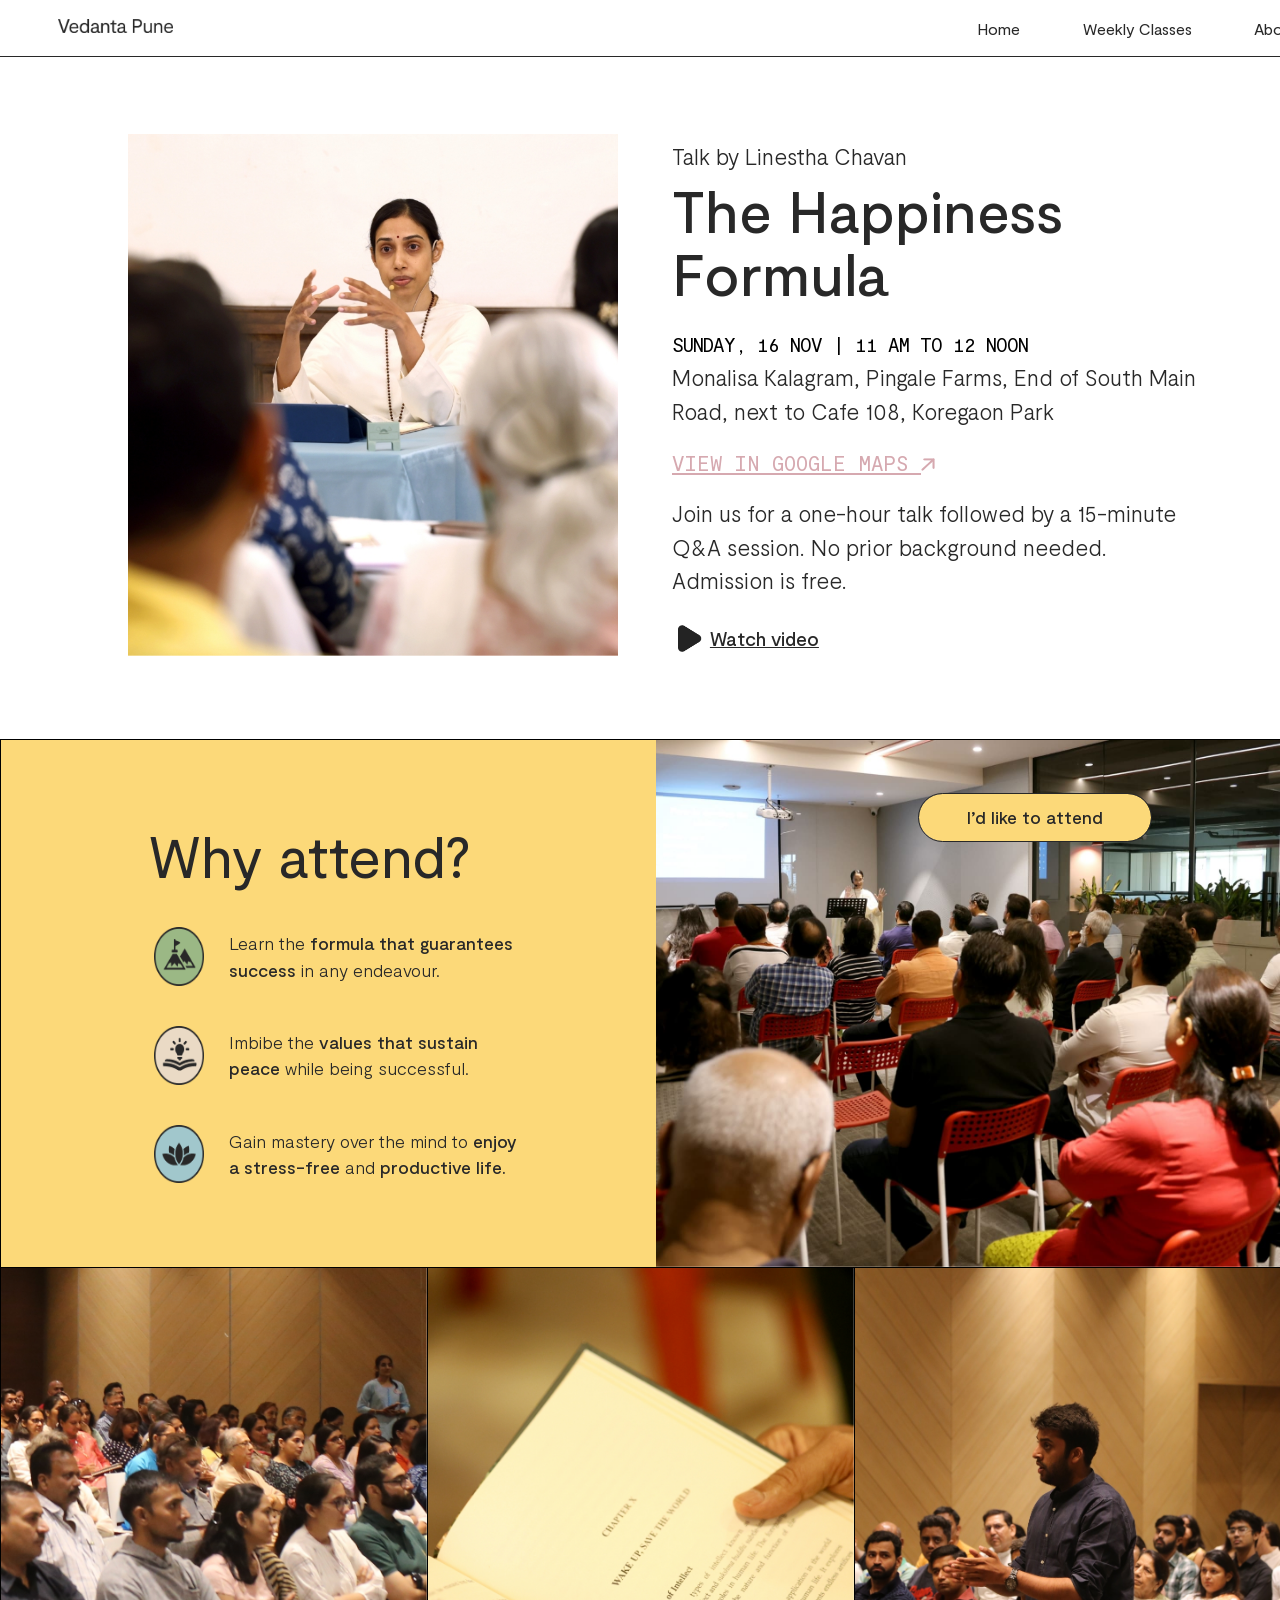
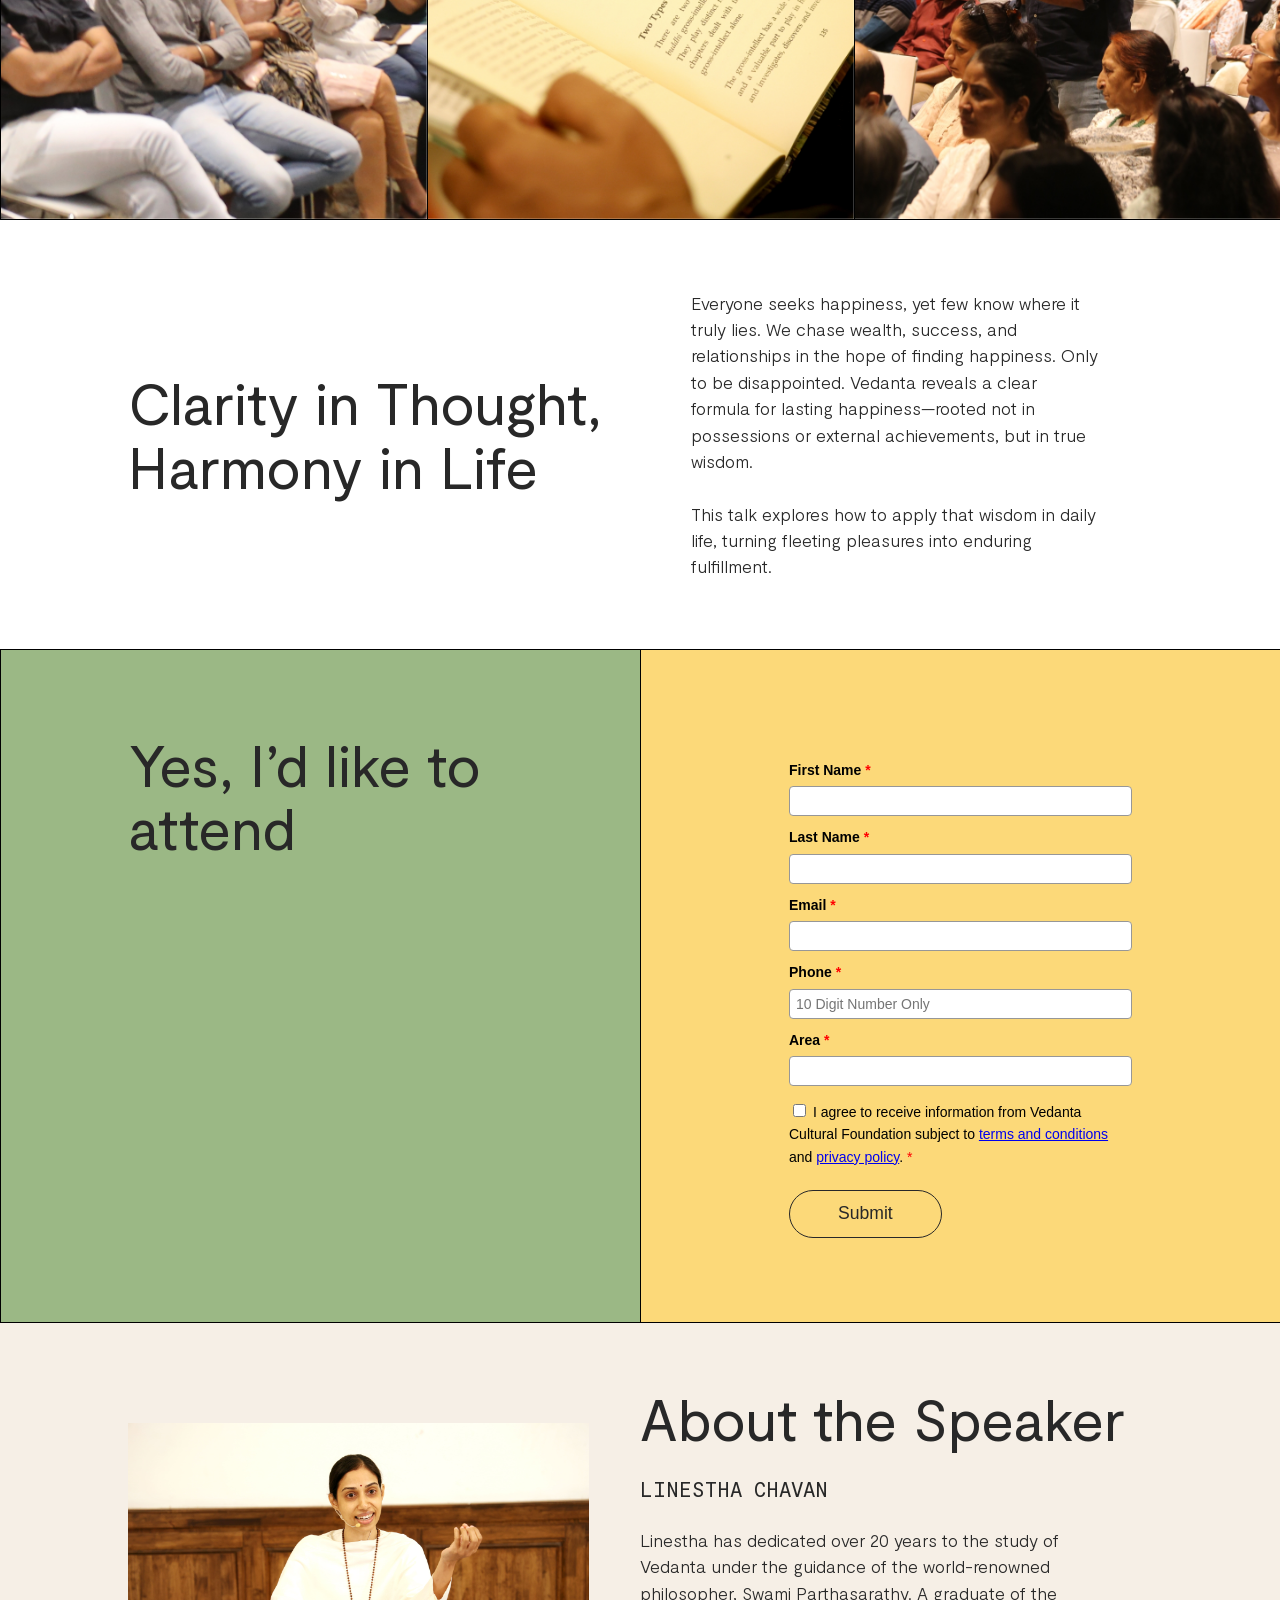
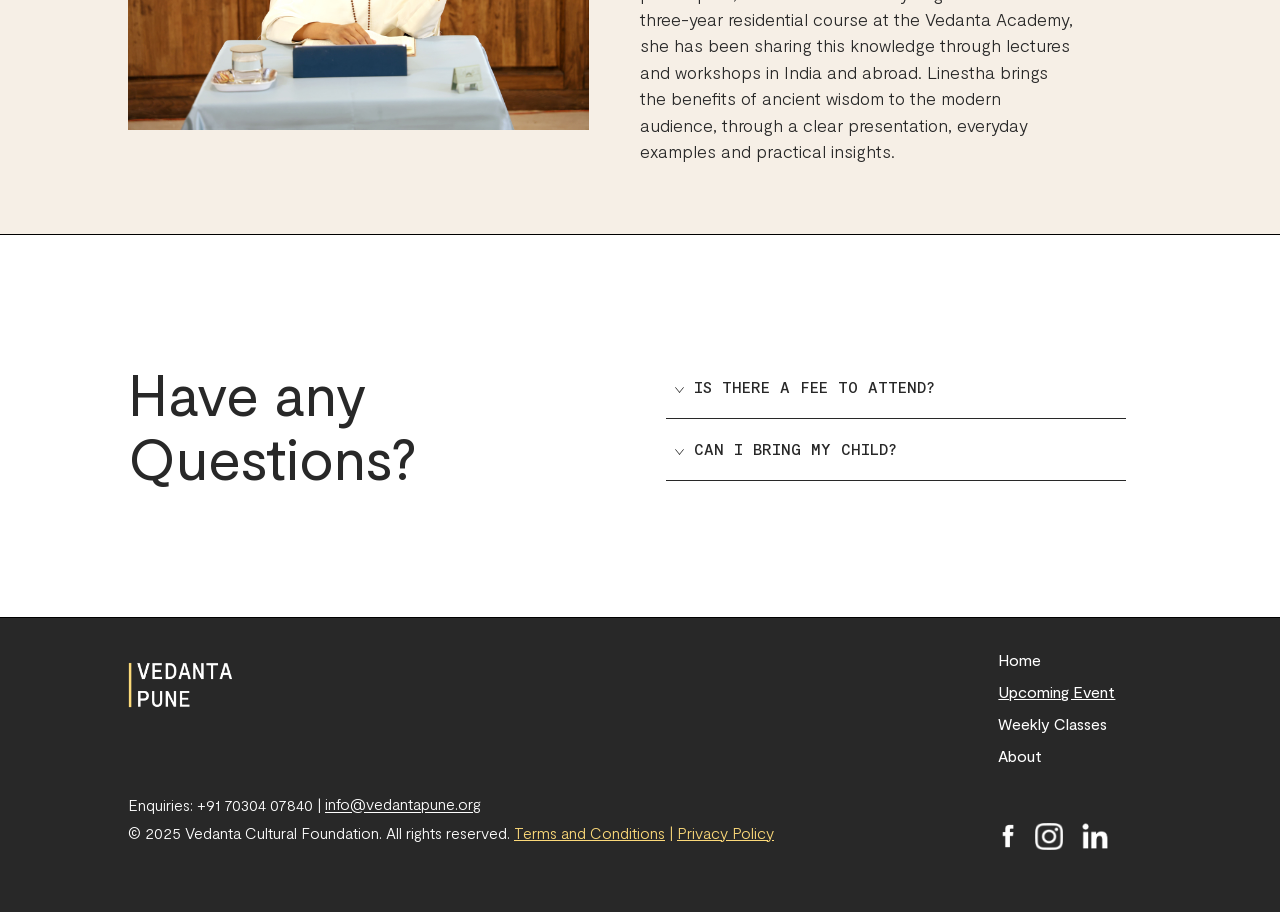
<file: happinessformula.html>
<!DOCTYPE html>
<html>
   <meta name="description" content="Upcoming Event | Vedanta Pune">
   <meta property="og:url" content="https://vedantapune.org/happinessformula">
   <meta property="og:type" content="website">
   <meta property="og:title" content="Upcoming Event | Vedanta Pune">
   <meta property="og:description" content="">
   <meta property="og:image" content="images/OG.png">
   <meta name="twitter:title" content="Upcoming Event | Vedanta Pune">
   <meta name="twitter:description" content="Upcoming Event | Vedanta Pune">
   <head>
      <meta charset="UTF-8">
      <meta name="viewport" content="width=device-width, initial-scale=1">
      <link rel="image_src" href="images/OG.png"> 
      <link rel="icon" type="image/png" href="images/new/favicon.png"/>
      <link rel="stylesheet" href="styles/common.css">
      <link rel="stylesheet" href="styles/upcoming.css">
      <title>Upcoming Event</title>

      <!-- Facebook Pixel Code --> 
      <script>
         !function(f,b,e,v,n,t, s)
         {if (f.fbq) return; n=f.fbq=function () {n. callMethod?
         n.callMethod. apply (n,arguments) : n. queue. push (arguments) }; if(!f._fbq)f._fbq=n;n.push=n;n. loaded=!0;n.version= '2.0';
         n.queue= [];t=b.createElement (e);t.async=!0; t.src=v;s=b.getElementsByTagName(e)[0];
         s.parentNode. insertBefore(t, s) } (window, document, 'script',
         'https://connect. facebook.net/en_US/fbevents.js');
         fbq('init', '136435063787863');
         fbq('track', 'PageView');
      </script>
      <noscript><img height="1" width="f" src="https://www.facebook.com/tr?id=136435063787863&ev=PageView&noscript=1"/></noscript>
      <!-- End Facebook Pixel Code -->
   </head>

   <body id="main-body">
     <div class="header desktop">
      <div class="row">
          <a href="/home.html" ><img class="vip" src="images/vp_b.png"></a>
          <div class="header-menu desktop" style="right: -5%;">
            <button class="header-btn"><a  href="/home.html"><span>Home</span></a></button>&nbsp;
            <button class="header-btn"><a  href="/weekly.html"><span>Weekly Classes</span></a></button>&nbsp;
            <button class="header-btn"><a  href="/about.html"><span>About</span></a></button>&nbsp;
          </div>
      </div>
    </div>
    <div class="mobile">
      <div class="mobile-navbar">
        <a href="/home.html" class="logo"><img src="images/vp_b.png"></a>
        <div class="hamburger" onclick="toggleMenu()">
          <div class="bar"></div>
          <div class="bar"></div>
          <div class="bar"></div>
        </div>
      </div>
      <div class="mobile-menu" id="mobileMenu">
        <div class="mobile-menu-header">
          <a href="/home.html" class="logo"><img src="images/vp_b.png"\></a>
          <div class="close-btn" onclick="toggleMenu()">×</div>
        </div>
        <a href="/home.html">Home</a>
        <a href="#">Upcoming Event</a>
        <a href="/weekly.html">Weekly Classes</a>
        <a href="/about.html">About</a>
      </div>
    </div>

    <div class="banner">
      <div class="row-rev-col">
        <div class="w-50">
          <img src="images/new/upcoming-talk/banner3.jpg" class="banner-image sash">
        </div>
        <div class="w-50">
          <p>Talk by Linestha Chavan</p>
          <h1>The Happiness Formula</h1>
          <h4>SUNDAY, 16 NOV | 11 AM TO 12 NOON</h4>
          <p>Monalisa Kalagram, Pingale Farms, End of South Main Road, next to Cafe 108, Koregaon Park</p>
          <a href="https://maps.app.goo.gl/4L6iWovQccHFrADh6" target="_blank"><h2 style="text-decoration: underline;">VIEW IN GOOGLE MAPS <img src="images/new/pink.png" class="arrow"></h2></a>
          <p>Join us for a one-hour talk followed by a 15-minute Q&A session. No prior background needed.<br>Admission is free.</p><br>
          <button class="btn-text" id="playButton" data-video="https://www.youtube.com/embed/ZOBN-Net3qI"><img src="images/new/play.png" class="play"> Watch video</button>
        </div>
        <a href="#reg-form" class="attend-link"><button class="btn-yellow">I’d like to attend</button></a>
      </div>
    </div>

    <div class="why-attend">
      <div class="row">
        <div class="yellow-bg">
          <h1 class="medium-heading">Why attend?</h1>
          <div class="row-row">
            <div class="w-25">
              <img src="images/new/upcoming-talk/1.png">
            </div>
            <div class="w-75">
              <p>Learn the <span class="bold">formula that guarantees success</span> in any endeavour.</p>
            </div>
          </div>
          <div class="row-row">
            <div class="w-25">
              <img src="images/new/upcoming-talk/2.png">
            </div>
            <div class="w-75">
              <p>Imbibe the <span class="bold">values that sustain peace</span> while being successful.</p>
            </div>
          </div>
          <div class="row-row">
            <div class="w-25">
              <img src="images/new/upcoming-talk/3.png">
            </div>
            <div class="w-75">
              <p>Gain mastery over the mind to <span class="bold">enjoy a stress-free</span> and <span class="bold">productive life.</span></p>
            </div>
          </div>
        </div>
        <div class="w-50">
          <img src="images/new/upcoming-talk/why.jpg">
        </div>
      </div>
    </div>

    <div class="talk-images desktop">
      <div class="row">
        <img src="images/new/upcoming-talk/class1.jpg">
        <img src="images/new/upcoming-talk/class2.jpg">
        <img src="images/new/upcoming-talk/class3.jpg">
      </div>
    </div>
    <div class="talk-images mobile">
      <div class="row-row">
        <div class="beige-bg"></div>
        <div class="w-50">
          <img src="images/new/upcoming-talk/class1.jpg">
        </div>
      </div>
      <div class="row-row">
        <div class="w-50">
          <img src="images/new/upcoming-talk/class2.jpg">
        </div>
        <div class="beige-bg"></div>
        
      </div>
      <div class="row-row">
        <div class="beige-bg"></div>
        <div class="w-50">
          <img src="images/new/upcoming-talk/class3.jpg">
        </div>
      </div>
    </div>
    <div class="clarity-exc">
      <div class="row">
        <div class="w-50">
          <h1 class="medium-heading">Clarity in Thought,<br>Harmony in Life</h1>
        </div>
        <div class="w-50">
          <p>Everyone seeks happiness, yet few know where it truly lies. We chase wealth, success, and relationships in the hope of finding happiness. Only to be disappointed. Vedanta reveals a clear formula for lasting happiness—rooted not in possessions or external achievements, but in true wisdom.<br><br>This talk explores how to apply that wisdom in daily life, turning fleeting pleasures into enduring fulfillment.</p>
        </div>
      </div>
    </div>

    <div class="register" id="reg-form">
      <div class="row">
        <div class="green-bg">
          <h1 class="medium-heading">Yes, I’d like to attend</h1>
        </div>
        <div class="yellow-bg">
          
          <style>@import url(https://fonts.bunny.net/css?family=ibm-plex-sans:400,600);</style>
          <style>
          #_form_239_{font-size:14px;line-height:1.6;font-family:arial, helvetica, sans-serif;margin:0}#_form_239_ *{outline:0}._form_hide{display:none;visibility:hidden}._form_show{display:block;visibility:visible}#_form_239_._form-top{top:0}#_form_239_._form-bottom{bottom:0}#_form_239_._form-left{left:0}#_form_239_._form-right{right:0}#_form_239_ input[type="text"],#_form_239_ input[type="tel"],#_form_239_ input[type="date"],#_form_239_ textarea{padding:6px;height:auto;border:#979797 1px solid;border-radius:4px;color:#000 !important;font-size:14px;-webkit-box-sizing:border-box;-moz-box-sizing:border-box;box-sizing:border-box}#_form_239_ textarea{resize:none}
          #_form_239_ ._submit{-webkit-appearance:none;cursor:pointer;}
          #_form_239_ ._submit:disabled{cursor:not-allowed;opacity:0.4}#_form_239_ ._submit.processing{position:relative}#_form_239_ ._submit.processing::before{content:"";width:1em;height:1em;position:absolute;z-index:1;top:50%;left:50%;border:double 3px transparent;border-radius:50%;background-image:linear-gradient(#994992, #994992), conic-gradient(#994992, #FFFFFF);background-origin:border-box;background-clip:content-box, border-box;animation:1200ms ease 0s infinite normal none running _spin}#_form_239_ ._submit.processing::after{content:"";position:absolute;top:0;bottom:0;left:0;right:0;background:#994992 !important;border:0 !important;-moz-border-radius:4px !important;-webkit-border-radius:4px !important;border-radius:4px !important;color:#FFFFFF !important;padding:10px !important}@keyframes _spin{0%{transform:translate(-50%, -50%) rotate(90deg)}100%{transform:translate(-50%, -50%) rotate(450deg)}}#_form_239_ ._close-icon{cursor:pointer;background-image:url("https://d226aj4ao1t61q.cloudfront.net/esfkyjh1u_forms-close-dark.png");background-repeat:no-repeat;background-size:14.2px 14.2px;position:absolute;display:block;top:11px;right:9px;overflow:hidden;width:16.2px;height:16.2px}#_form_239_ ._close-icon:before{position:relative}#_form_239_ ._form-body{margin-bottom:30px}#_form_239_ ._form-image-left{width:150px;float:left}#_form_239_ ._form-content-right{margin-left:164px}#_form_239_ ._form-branding{color:#fff;font-size:10px;clear:both;text-align:left;margin-top:30px;font-weight:100}#_form_239_ ._form-branding ._logo{display:block;width:130px;height:14px;margin-top:6px;background-image:url("https://d226aj4ao1t61q.cloudfront.net/hh9ujqgv5_aclogo_li.png");background-size:130px auto;background-repeat:no-repeat}#_form_239_ .form-sr-only{position:absolute;width:1px;height:1px;padding:0;margin:-1px;overflow:hidden;clip:rect(0, 0, 0, 0);border:0}#_form_239_ ._form-label,#_form_239_ ._form_element ._form-label{font-weight:bold;margin-bottom:5px;display:block}#_form_239_._dark ._form-branding{color:#333}#_form_239_._dark ._form-branding ._logo{background-image:url("https://d226aj4ao1t61q.cloudfront.net/jftq2c8s_aclogo_dk.png")}#_form_239_ ._form_element{position:relative;margin-bottom:10px;font-size:0;max-width:100%}#_form_239_ ._form_element *{font-size:14px}#_form_239_ ._form_element._clear{clear:both;width:100%;float:none}#_form_239_ ._form_element._clear:after{clear:left}#_form_239_ ._form_element input[type="text"],#_form_239_ ._form_element input[type="date"],#_form_239_ ._form_element select,#_form_239_ ._form_element textarea:not(.g-recaptcha-response){display:block;width:100%;-webkit-box-sizing:border-box;-moz-box-sizing:border-box;box-sizing:border-box;font-family:inherit}#_form_239_ ._field-wrapper{position:relative}#_form_239_ ._inline-style{float:left}#_form_239_ ._inline-style input[type="text"]{width:150px}#_form_239_ ._inline-style:not(._clear){margin-right:20px}#_form_239_ ._form_element img._form-image{max-width:100%}#_form_239_ ._form_element ._form-fieldset{border:0;padding:0.01em 0 0 0;margin:0;min-width:0}#_form_239_ ._clear-element{clear:left}#_form_239_ ._full_width{width:100%}#_form_239_ ._form_full_field{display:block;width:100%;margin-bottom:10px}#_form_239_ input[type="text"]._has_error,#_form_239_ textarea._has_error{border:#F37C7B 1px solid}#_form_239_ input[type="checkbox"]._has_error{outline:#F37C7B 1px solid}#_form_239_ ._show_be_error{float:left}#_form_239_ ._error{display:block;position:absolute;font-size:14px;z-index:10000001}#_form_239_ ._error._above{padding-bottom:4px;bottom:39px;right:0}#_form_239_ ._error._below{padding-top:8px;top:100%;right:0}#_form_239_ ._error._above ._error-arrow{bottom:-4px;right:15px;border-left:8px solid transparent;border-right:8px solid transparent;border-top:8px solid #FFDDDD}#_form_239_ ._error._below ._error-arrow{top:0;right:15px;border-left:8px solid transparent;border-right:8px solid transparent;border-bottom:8px solid #FFDDDD}#_form_239_ ._error-inner{padding:12px 12px 12px 36px;background-color:#FFDDDD;background-image:url("data:image/svg+xml,%3Csvg width='16' height='16' viewBox='0 0 16 16' fill='none' xmlns='http://www.w3.org/2000/svg'%3E%3Cpath fill-rule='evenodd' clip-rule='evenodd' d='M16 8C16 12.4183 12.4183 16 8 16C3.58172 16 0 12.4183 0 8C0 3.58172 3.58172 0 8 0C12.4183 0 16 3.58172 16 8ZM9 3V9H7V3H9ZM9 13V11H7V13H9Z' fill='%23CA0000'/%3E%3C/svg%3E");background-repeat:no-repeat;background-position:12px center;font-size:14px;font-family:arial, sans-serif;font-weight:600;line-height:16px;color:#000;text-align:center;text-decoration:none;-webkit-border-radius:4px;-moz-border-radius:4px;border-radius:4px;box-shadow:0 1px 4px rgba(31, 33, 41, 0.298295)}@media only screen and (max-width:319px){#_form_239_ ._error-inner{padding:7px 7px 7px 25px;font-size:12px;line-height:12px;background-position:4px center;max-width:100px;white-space:nowrap;overflow:hidden;text-overflow:ellipsis}}#_form_239_ ._error-inner._form_error{margin-bottom:5px;text-align:left}#_form_239_ ._button-wrapper ._error-inner._form_error{position:static}#_form_239_ ._error-inner._no_arrow{margin-bottom:10px}#_form_239_ ._error-arrow{position:absolute;width:0;height:0}#_form_239_ ._error-html{margin-bottom:10px}.pika-single{z-index:10000001 !important}#_form_239_ input[type="text"].datetime_date{width:69%;display:inline}#_form_239_ select.datetime_time{width:29%;display:inline;height:32px}#_form_239_ input[type="date"].datetime_date{width:69%;display:inline-flex}#_form_239_ input[type="time"].datetime_time{width:29%;display:inline-flex}@media (min-width:320px) and (max-width:667px){::-webkit-scrollbar{display:none}#_form_239_{margin:0;width:100%;min-width:100%;max-width:100%;box-sizing:border-box}#_form_239_ *{-webkit-box-sizing:border-box;-moz-box-sizing:border-box;box-sizing:border-box;font-size:1em}#_form_239_ ._form-content{margin:0;width:100%}#_form_239_ ._form-inner{display:block;min-width:100%}#_form_239_ ._form-title,#_form_239_ ._inline-style{margin-top:0;margin-right:0;margin-left:0}#_form_239_ ._form-title{font-size:1.2em}#_form_239_ ._form_element{margin:0 0 20px;padding:0;width:100%}#_form_239_ ._form-element,#_form_239_ ._inline-style,#_form_239_ input[type="text"],#_form_239_ label,#_form_239_ p,#_form_239_ textarea:not(.g-recaptcha-response){float:none;display:block;width:100%}#_form_239_ ._row._checkbox-radio label{display:inline}#_form_239_ ._row,#_form_239_ p,#_form_239_ label{margin-bottom:0.7em;width:100%}#_form_239_ ._row input[type="checkbox"],#_form_239_ ._row input[type="radio"]{margin:0 !important;vertical-align:middle !important}#_form_239_ ._row input[type="checkbox"]+span label{display:inline}#_form_239_ ._row span label{margin:0 !important;width:initial !important;vertical-align:middle !important}#_form_239_ ._form-image{max-width:100%;height:auto !important}#_form_239_ input[type="text"]{padding-left:10px;padding-right:10px;font-size:16px;line-height:1.3em;-webkit-appearance:none}#_form_239_ input[type="radio"],#_form_239_ input[type="checkbox"]{display:inline-block;width:1.3em;height:1.3em;font-size:1em;margin:0 0.3em 0 0;vertical-align:baseline}#_form_239_ button[type="submit"]{padding:20px;font-size:1.5em}#_form_239_ ._inline-style{margin:20px 0 0 !important}#_form_239_ ._inline-style input[type="text"]{width:100%}}#_form_239_ .sms_consent_checkbox{position:relative;width:100%;display:flex;align-items:flex-start;padding:20px 0}#_form_239_ .sms_consent_checkbox input[type="checkbox"]{float:left;margin:5px 10px 10px 0}#_form_239_ .sms_consent_checkbox .sms_consent_message{display:inline;float:left;text-align:left;margin-bottom:10px;font-size:14px;color:#7D8799}#_form_239_ .sms_consent_checkbox .sms_consent_message.sms_consent_mini{width:90%}#_form_239_ .sms_consent_checkbox ._error._above{right:auto;bottom:0}#_form_239_ .sms_consent_checkbox ._error._above ._error-arrow{right:auto;left:5px}@media (min-width:320px) and (max-width:667px){#_form_239_ .sms_consent_checkbox ._error._above{top:-30px;left:0;bottom:auto}}#_form_239_ .field-required{color:#FF0000}
          #_form_239_{position:relative;text-align:left;margin:25px auto 0;padding-top:20px;padding-right:20px;padding-bottom:20px;padding-left:20px;-webkit-box-sizing:border-box;-moz-box-sizing:border-box;box-sizing:border-box;background:transparent; !important;border:0;max-width:500px;-moz-border-radius:0px !important;-webkit-border-radius:0px !important;border-radius:0px !important;color:#000000}#_form_239_ ._show_be_error{min-width:100%}#_form_239_._inline-form,#_form_239_._inline-form ._form-content{font-family:"IBM Plex Sans", Helvetica, sans-serif}#_form_239_._inline-form ._row span:not(.field-required),#_form_239_._inline-form ._row label{font-family:"IBM Plex Sans", Helvetica, sans-serif;font-size:14px;font-weight:400;line-height:1.6em}#_form_239__inlineform input[type="text"],#_form_239__inlineform input[type="date"],#_form_239__inlineform input[type="tel"],#_form_239__inlineform select,#_form_239__inlineform textarea:not(.g-recaptcha-response){font-family:"IBM Plex Sans", Helvetica, sans-serif;font-size:14px;font-weight:400;font-color:#000000;line-height:1.6em}#_form_239_._inline-form ._html-code *:not(h1, h2, h3, h4, h5, h6),#_form_239_._inline-form .sms_consent_message,#_form_239_._inline-form ._form-thank-you{font-family:"IBM Plex Sans", Helvetica, sans-serif}#_form_239_._inline-form ._form-label,#_form_239_._inline-form ._form-emailidentifier,#_form_239_._inline-form ._form-checkbox-option-label{font-family:"IBM Plex Sans", Helvetica, sans-serif;font-size:14px;font-weight:700;line-height:1.6em}#_form_239_._inline-form ._submit{margin-top:12px;font-family:"IBM Plex Sans", Helvetica, sans-serif}#_form_239_._inline-form ._html-code h1,#_form_239_._inline-form ._html-code h2,#_form_239_._inline-form ._html-code h3,#_form_239_._inline-form ._html-code h4,#_form_239_._inline-form ._html-code h5,#_form_239_._inline-form ._html-code h6,#_form_239_._inline-form ._form-title{font-size:22px;line-height:normal;font-weight:600;margin-bottom:0;display:block}#_form_239_._inline-form ._form-branding{font-family:"IBM Plex Sans", Helvetica, sans-serif;font-size:13px;font-weight:100;font-style:normal;text-decoration:none}#_form_239_:before,#_form_239_:after{content:" ";display:table}#_form_239_:after{clear:both}#_form_239_._inline-style{width:auto;display:inline-block}#_form_239_._inline-style input[type="text"],#_form_239_._inline-style input[type="date"]{padding:10px 12px}#_form_239_._inline-style button._inline-style{position:relative;top:27px}#_form_239_._inline-style p{margin:0}#_form_239_._inline-style ._button-wrapper{position:relative;margin:16px 12.5px 0 20px}#_form_239_ ._form-thank-you{position:relative;left:0;right:0;text-align:center;font-size:18px}#_form_239_ ._form-pc-confirmation ._submit{margin-top:16px}@media (min-width:320px) and (max-width:667px){#_form_239_._inline-form._inline-style ._inline-style._button-wrapper{margin-top:20px !important;margin-left:0 !important}}#_form_239_ .iti{width:100%}#_form_239_ .iti.iti--allow-dropdown.iti--separate-dial-code{width:100%}#_form_239_ .iti input{width:100%;border:#979797 1px solid;border-radius:4px}#_form_239_ .iti--separate-dial-code .iti__selected-flag{background-color:#FFFFFF;border-radius:4px}#_form_239_ .iti--separate-dial-code .iti__selected-flag:hover{background-color:rgba(0, 0, 0, 0.05)}#_form_239_ .iti__country-list{border-radius:4px;margin-top:4px;min-width:460px}#_form_239_ .iti__country-list--dropup{margin-bottom:4px}#_form_239_ .phone-error-hidden{display:none}#_form_239_ .phone-error{color:#E40E49}#_form_239_ .phone-input-error{border:1px solid #E40E49 !important}#_form_239_._inline-form ._form-content ._form-list-subscriptions-field fieldset{margin:0;margin-bottom:1.1428571429em;border:none;padding:0}#_form_239_._inline-form ._form-content ._form-list-subscriptions-field fieldset:last-child{margin-bottom:0}#_form_239_._inline-form ._form-content ._form-list-subscriptions-field legend{margin-bottom:1.1428571429em}#_form_239_._inline-form ._form-content ._form-list-subscriptions-field label{display:flex;align-items:flex-start;justify-content:flex-start;margin-bottom:0.8571428571em}#_form_239_._inline-form ._form-content ._form-list-subscriptions-field label:last-child{margin-bottom:0}#_form_239_._inline-form ._form-content ._form-list-subscriptions-field input{margin:0;margin-right:8px}#_form_239_._inline-form ._form-content ._form-list-subscriptions-field ._form-checkbox-option-label{display:block;font-weight:400;margin-top:-4px}#_form_239_._inline-form ._form-content ._form-list-subscriptions-field ._form-checkbox-option-label-with-description{display:block;font-weight:700;margin-top:-4px}#_form_239_._inline-form ._form-content ._form-list-subscriptions-field ._form-checkbox-option-description{margin:0;font-size:0.8571428571em}#_form_239_._inline-form ._form-content ._form-list-subscriptions-field ._form-subscriptions-unsubscribe-all-description{line-height:normal;margin-top:-2px}</style>
          <form method="POST" action="https://vcf.activehosted.com/proc.php" id="_form_239_" class="_form _form_239 _inline-form  _dark" novalidate data-styles-version="5">
            <input type="hidden" name="u" value="239" />
            <input type="hidden" name="f" value="239" />
            <input type="hidden" name="s" />
            <input type="hidden" name="c" value="0" />
            <input type="hidden" name="m" value="0" />
            <input type="hidden" name="act" value="sub" />
            <input type="hidden" name="v" value="2" />
            <input type="hidden" name="or" value="573209f36627e2cdc28ad88b9e5253d9" />
            <div class="_form-content">
              <div class="_form_element _x25136723 _full_width " >
                <label for="firstname" class="_form-label">
                  First Name<span class="field-required">
                  *
                </span>
              </label>
              <div class="_field-wrapper">
                <input type="text" id="firstname" name="firstname" placeholder="" required/>
              </div>
            </div>
            <div class="_form_element _x36968363 _full_width " >
              <label for="lastname" class="_form-label">
                Last Name<span class="field-required">
                *
              </span>
            </label>
            <div class="_field-wrapper">
              <input type="text" id="lastname" name="lastname" placeholder="" required/>
            </div>
          </div>
          <div class="_form_element _x23781221 _full_width " >
            <label for="email" class="_form-label">
              Email<span class="field-required">
              *
            </span>
          </label>
          <div class="_field-wrapper">
            <input type="text" id="email" name="email" placeholder="" required/>
          </div>
          </div>
          <div class="_form_element _x09298713 _full_width " >
          <label for="phone" class="_form-label">
            Phone<span class="field-required">
            *
          </span>
          </label>
          <div class="_field-wrapper">
          <input type="text" id="phone" name="phone" placeholder="10 Digit Number Only" required/>
          </div>
          </div>
          <div class="_form_element _x09309278 _full_width " >
          <label for="field[46]" class="_form-label">
          Area<span class="field-required">
          *
          </span>
          </label>
          <div class="_field-wrapper">
          <input type="text" id="field[46]" name="field[46]" value="" placeholder="" required/>
          </div>
          </div>
          <div class="_form_element _x88729890 _full_width " >
          <input type="hidden" name="field[69]" value="" />
          </div>
          <div class="_form_element _x38909322 _full_width " >
          <fieldset class="_form-fieldset">
          <div class="_row">
          <legend for="field[32][]" class="_form-label">
          </legend>
          </div>
          <input data-autofill="false" type="hidden" id="field[32][]" name="field[32][]" value="~|">
          <div class="_row _checkbox-radio">
          <input id="field_32I agree to receive information from Vedanta Cultural Foundation subject to terms and conditions and privacy policy." type="checkbox" name="field[32][]"
          value="I agree to receive information from Vedanta Cultural Foundation subject to terms and conditions and privacy policy."                                                                                 required                                >
          <span>
            <label for="field_32I agree to receive information from Vedanta Cultural Foundation subject to terms and conditions and privacy policy.">I agree to receive information from Vedanta Cultural Foundation subject to <a href="https://vedantapune.org/terms-and-conditions" target="_BLANK">terms and conditions</a> and <a href="https://vedantapune.org/privacy-policy" target="_BLANK">privacy policy</a>.<span class="field-required">
                        *
                      </span>
                    </label>
          </span>
          </div>
          </fieldset>
          </div>
          <div class="_form_element _x67466100 _full_width " >
          <input type="hidden" name="field[3]" value="" />
          </div>
          <div class="_form_element _x56067567 _full_width " >
          <input type="hidden" name="field[4]" value="" />
          </div>
          <div class="_form_element _x97223821 _full_width " >
          <input type="hidden" name="field[5]" value="" />
          </div>
          <div class="_form_element _x06531055 _full_width " >
          <input type="hidden" name="field[6]" value="" />
          </div>
          <div class="_form_element _x60345029 _full_width " >
          <input type="hidden" name="field[9]" value="" />
          </div>
          <div class="_button-wrapper _full_width">
          <button id="_form_239_submit" class="_submit btn-transp" type="submit">
          Submit
          </button>
          </div>
          <div class="_clear-element">
          </div>
          </div>
          <div class="_form-thank-you" style="display:none;">
          </div>
          </form>
          <script>
          window.cfields = {"46":"area","69":"punecountrycode","32":"pune_ts_cs","3":"utm_source","4":"utm_medium","5":"utm_campaign","6":"utm_term","9":"utm_content"};
          window._show_thank_you = function(id, message, trackcmp_url, email) {
              var form = document.getElementById('_form_' + id + '_'), thank_you = form.querySelector('._form-thank-you');
              form.querySelector('._form-content').style.display = 'none';
              thank_you.innerHTML = message;
              thank_you.style.display = 'block';
              const vgoAlias = typeof visitorGlobalObjectAlias === 'undefined' ? 'vgo' : visitorGlobalObjectAlias;
              var visitorObject = window[vgoAlias];
              if (email && typeof visitorObject !== 'undefined') {
                  visitorObject('setEmail', email);
                  visitorObject('update');
              } else if (typeof(trackcmp_url) != 'undefined' && trackcmp_url) {
                  // Site tracking URL to use after inline form submission.
                  _load_script(trackcmp_url);
              }
              if (typeof window._form_callback !== 'undefined') window._form_callback(id);
          };
          window._show_unsubscribe = function(id, message, trackcmp_url, email) {
              var form = document.getElementById('_form_' + id + '_'), unsub = form.querySelector('._form-thank-you');
              var branding = form.querySelector('._form-branding');
              if (branding) {
                  branding.style.display = 'none';
              }
              form.querySelector('._form-content').style.display = 'none';
              unsub.style.display = 'block';
              form.insertAdjacentHTML('afterend', message)
              const vgoAlias = typeof visitorGlobalObjectAlias === 'undefined' ? 'vgo' : visitorGlobalObjectAlias;
              var visitorObject = window[vgoAlias];
              if (email && typeof visitorObject !== 'undefined') {
                  visitorObject('setEmail', email);
                  visitorObject('update');
              } else if (typeof(trackcmp_url) != 'undefined' && trackcmp_url) {
                  // Site tracking URL to use after inline form submission.
                  _load_script(trackcmp_url);
              }
              if (typeof window._form_callback !== 'undefined') window._form_callback(id);
          };
          window._show_error = function(id, message, html) {
              var form = document.getElementById('_form_' + id + '_'),
                  err = document.createElement('div'),
                  button = form.querySelector('button[type="submit"]'),
                  old_error = form.querySelector('._form_error');
              if (old_error) old_error.parentNode.removeChild(old_error);
              err.innerHTML = message;
              err.className = '_error-inner _form_error _no_arrow';
              var wrapper = document.createElement('div');
              wrapper.className = '_form-inner _show_be_error';
              wrapper.appendChild(err);
              button.parentNode.insertBefore(wrapper, button);
              var submitButton = form.querySelector('[id^="_form"][id$="_submit"]');
              submitButton.disabled = false;
              submitButton.classList.remove('processing');
              if (html) {
                  var div = document.createElement('div');
                  div.className = '_error-html';
                  div.innerHTML = html;
                  err.appendChild(div);
              }
          };
          window._show_pc_confirmation = function(id, header, detail, show, email) {
              var form = document.getElementById('_form_' + id + '_'), pc_confirmation = form.querySelector('._form-pc-confirmation');
              if (pc_confirmation.style.display === 'none') {
                  form.querySelector('._form-content').style.display = 'none';
                  pc_confirmation.innerHTML = "<div class='_form-title'>" + header + "</div>" + "<p>" + detail + "</p>" +
                  "<button class='_submit' id='hideButton'>Manage preferences</button>";
                  pc_confirmation.style.display = 'block';
                  var mp = document.querySelector('input[name="mp"]');
                  mp.value = '0';
              } else {
                  form.querySelector('._form-content').style.display = 'inline';
                  pc_confirmation.style.display = 'none';
              }

              var hideButton = document.getElementById('hideButton');
              // Add event listener to the button
              hideButton.addEventListener('click', function() {
                  var submitButton = document.querySelector('#_form_239_submit');
                  submitButton.disabled = false;
                  submitButton.classList.remove('processing');
                  var mp = document.querySelector('input[name="mp"]');
                  mp.value = '1';
                  const cacheBuster = new URL(window.location.href);
                  cacheBuster.searchParams.set('v', new Date().getTime());
                  window.location.href = cacheBuster.toString();
              });

              const vgoAlias = typeof visitorGlobalObjectAlias === 'undefined' ? 'vgo' : visitorGlobalObjectAlias;
              var visitorObject = window[vgoAlias];
              if (email && typeof visitorObject !== 'undefined') {
                  visitorObject('setEmail', email);
                  visitorObject('update');
              } else if (typeof(trackcmp_url) != 'undefined' && trackcmp_url) {
                  // Site tracking URL to use after inline form submission.
                  _load_script(trackcmp_url);
              }
              if (typeof window._form_callback !== 'undefined') window._form_callback(id);
          };
          window._load_script = function(url, callback, isSubmit) {
              var head = document.querySelector('head'), script = document.createElement('script'), r = false;
              var submitButton = document.querySelector('#_form_239_submit');
              script.charset = 'utf-8';
              script.src = url;
              if (callback) {
                  script.onload = script.onreadystatechange = function() {
                      if (!r && (!this.readyState || this.readyState == 'complete')) {
                          r = true;
                          callback();
                      }
                  };
              }
              script.onerror = function() {
                  if (isSubmit) {
                      if (script.src.length > 10000) {
                          _show_error("239", "Sorry, your submission failed. Please shorten your responses and try again.");
                      } else {
                          _show_error("239", "Sorry, your submission failed. Please try again.");
                      }
                      submitButton.disabled = false;
                      submitButton.classList.remove('processing');
                  }
              }

              head.appendChild(script);
          };
          (function() {
              var iti;
              if (window.location.search.search("excludeform") !== -1) return false;
              var getCookie = function(name) {
                  var match = document.cookie.match(new RegExp('(^|; )' + name + '=([^;]+)'));
                  return match ? match[2] : null;
              }
              var setCookie = function(name, value) {
                  var now = new Date();
                  var time = now.getTime();
                  var expireTime = time + 1000 * 60 * 60 * 24 * 365;
                  now.setTime(expireTime);
                  document.cookie = name + '=' + value + '; expires=' + now + ';path=/; Secure; SameSite=Lax;';
              }
              var addEvent = function(element, event, func) {
                  if (element.addEventListener) {
                      element.addEventListener(event, func);
                  } else {
                      var oldFunc = element['on' + event];
                      element['on' + event] = function() {
                          oldFunc.apply(this, arguments);
                          func.apply(this, arguments);
                      };
                  }
              }
              var _removed = false;
                  var form_to_submit = document.getElementById('_form_239_');
              var allInputs = form_to_submit.querySelectorAll('input, select, textarea'), tooltips = [], submitted = false;

              var getUrlParam = function(name) {
                  if (name.toLowerCase() !== 'email') {
                      var params = new URLSearchParams(window.location.search);
                      return params.get(name) || false;
                  }
                  // email is a special case because a plus is valid in the email address
                  var qString = window.location.search;
                  if (!qString) {
                      return false;
                  }
                  var parameters = qString.substr(1).split('&');
                  for (var i = 0; i < parameters.length; i++) {
                      var parameter = parameters[i].split('=');
                      if (parameter[0].toLowerCase() === 'email') {
                          return parameter[1] === undefined ? true : decodeURIComponent(parameter[1]);
                      }
                  }
                  return false;
              };

              var acctDateFormat = "%m/%d/%Y";
              var getNormalizedDate = function(date, acctFormat) {
                  var decodedDate = decodeURIComponent(date);
                  if (acctFormat && acctFormat.match(/(%d|%e).*%m/gi) !== null) {
                      return decodedDate.replace(/(\d{2}).*(\d{2}).*(\d{4})/g, '$3-$2-$1');
                  } else if (Date.parse(decodedDate)) {
                      var dateObj = new Date(decodedDate);
                      var year = dateObj.getFullYear();
                      var month = dateObj.getMonth() + 1;
                      var day = dateObj.getDate();
                      return `${year}-${month < 10 ? `0${month}` : month}-${day < 10 ? `0${day}` : day}`;
                  }
                  return false;
              };

              var getNormalizedTime = function(time) {
                  var hour, minutes;
                  var decodedTime = decodeURIComponent(time);
                  var timeParts = Array.from(decodedTime.matchAll(/(\d{1,2}):(\d{1,2})\W*([AaPp][Mm])?/gm))[0];
                  if (timeParts[3]) { // 12 hour format
                      var isPM = timeParts[3].toLowerCase() === 'pm';
                      if (isPM) {
                          hour = parseInt(timeParts[1]) === 12 ? '12' : `${parseInt(timeParts[1]) + 12}`;
                      } else {
                          hour = parseInt(timeParts[1]) === 12 ? '0' : timeParts[1];
                      }
                  } else { // 24 hour format
                      hour = timeParts[1];
                  }
                  var normalizedHour = parseInt(hour) < 10 ? `0${parseInt(hour)}` : hour;
                  var minutes = timeParts[2];
                  return `${normalizedHour}:${minutes}`;
              };

              for (var i = 0; i < allInputs.length; i++) {
                  var regexStr = "field\\[(\\d+)\\]";
                  var results = new RegExp(regexStr).exec(allInputs[i].name);
                  if (results != undefined) {
                      allInputs[i].dataset.name = allInputs[i].name.match(/\[time\]$/)
                          ? `${window.cfields[results[1]]}_time`
                          : window.cfields[results[1]];
                  } else {
                      allInputs[i].dataset.name = allInputs[i].name;
                  }
                  var fieldVal = getUrlParam(allInputs[i].dataset.name);

                  if (fieldVal) {
                      if (allInputs[i].dataset.autofill === "false") {
                          continue;
                      }
                      if (allInputs[i].type == "radio" || allInputs[i].type == "checkbox") {
                          if (allInputs[i].value == fieldVal) {
                              allInputs[i].checked = true;
                          }
                      } else if (allInputs[i].type == "date") {
                          allInputs[i].value = getNormalizedDate(fieldVal, acctDateFormat);
                      } else if (allInputs[i].type == "time") {
                          allInputs[i].value = getNormalizedTime(fieldVal);
                      } else {
                          allInputs[i].value = fieldVal;
                      }
                  }
              }

              var remove_tooltips = function() {
                  for (var i = 0; i < tooltips.length; i++) {
                      tooltips[i].tip.parentNode.removeChild(tooltips[i].tip);
                  }
                  tooltips = [];
              };
              var remove_tooltip = function(elem) {
                  for (var i = 0; i < tooltips.length; i++) {
                      if (tooltips[i].elem === elem) {
                          tooltips[i].tip.parentNode.removeChild(tooltips[i].tip);
                          tooltips.splice(i, 1);
                          return;
                      }
                  }
              };
              var create_tooltip = function(elem, text) {
                  var tooltip = document.createElement('div'),
                      arrow = document.createElement('div'),
                      inner = document.createElement('div'), new_tooltip = {};
                  if (elem.type != 'radio' && (elem.type != 'checkbox' || elem.name === 'sms_consent')) {
                      tooltip.className = '_error';
                      arrow.className = '_error-arrow';
                      inner.className = '_error-inner';
                      inner.innerHTML = text;
                      tooltip.appendChild(arrow);
                      tooltip.appendChild(inner);
                      elem.parentNode.appendChild(tooltip);
                  } else {
                      tooltip.className = '_error-inner _no_arrow';
                      tooltip.innerHTML = text;
                      elem.parentNode.insertBefore(tooltip, elem);
                      new_tooltip.no_arrow = true;
                  }
                  new_tooltip.tip = tooltip;
                  new_tooltip.elem = elem;
                  tooltips.push(new_tooltip);
                  return new_tooltip;
              };
              var resize_tooltip = function(tooltip) {
                  var rect = tooltip.elem.getBoundingClientRect();
                  var doc = document.documentElement,
                      scrollPosition = rect.top - ((window.pageYOffset || doc.scrollTop)  - (doc.clientTop || 0));
                  if (scrollPosition < 40) {
                      tooltip.tip.className = tooltip.tip.className.replace(/ ?(_above|_below) ?/g, '') + ' _below';
                  } else {
                      tooltip.tip.className = tooltip.tip.className.replace(/ ?(_above|_below) ?/g, '') + ' _above';
                  }
              };
              var resize_tooltips = function() {
                  if (_removed) return;
                  for (var i = 0; i < tooltips.length; i++) {
                      if (!tooltips[i].no_arrow) resize_tooltip(tooltips[i]);
                  }
              };
              var validate_field = function(elem, remove) {
                  var tooltip = null, value = elem.value, no_error = true;
                  remove ? remove_tooltip(elem) : false;
                  if (elem.type != 'checkbox') elem.className = elem.className.replace(/ ?_has_error ?/g, '');
                  if (elem.getAttribute('required') !== null) {
                      if (elem.type == 'radio' || (elem.type == 'checkbox' && /any/.test(elem.className))) {
                          var elems = form_to_submit.elements[elem.name];
                          if (!(elems instanceof NodeList || elems instanceof HTMLCollection) || elems.length <= 1) {
                              no_error = elem.checked;
                          }
                          else {
                              no_error = false;
                              for (var i = 0; i < elems.length; i++) {
                                  if (elems[i].checked) no_error = true;
                              }
                          }
                          if (!no_error) {
                              tooltip = create_tooltip(elem, "Please select an option.");
                          }
                      } else if (elem.type =='checkbox') {
                          var elems = form_to_submit.elements[elem.name], found = false, err = [];
                          no_error = true;
                          for (var i = 0; i < elems.length; i++) {
                              if (elems[i].getAttribute('required') === null) continue;
                              if (!found && elems[i] !== elem) return true;
                              found = true;
                              elems[i].className = elems[i].className.replace(/ ?_has_error ?/g, '');
                              if (!elems[i].checked) {
                                  no_error = false;
                                  elems[i].className = elems[i].className + ' _has_error';
                                  err.push("Checking %s is required".replace("%s", elems[i].value));
                              }
                          }
                          if (!no_error) {
                              tooltip = create_tooltip(elem, err.join('<br/>'));
                          }
                      } else if (elem.tagName == 'SELECT') {
                          var selected = true;
                          if (elem.multiple) {
                              selected = false;
                              for (var i = 0; i < elem.options.length; i++) {
                                  if (elem.options[i].selected) {
                                      selected = true;
                                      break;
                                  }
                              }
                          } else {
                              for (var i = 0; i < elem.options.length; i++) {
                                  if (elem.options[i].selected
                                      && (!elem.options[i].value
                                      || (elem.options[i].value.match(/\n/g)))
                                  ) {
                                      selected = false;
                                  }
                              }
                          }
                          if (!selected) {
                              elem.className = elem.className + ' _has_error';
                              no_error = false;
                              tooltip = create_tooltip(elem, "Please select an option.");
                          }
                      } else if (value === undefined || value === null || value === '') {
                          elem.className = elem.className + ' _has_error';
                          no_error = false;
                          tooltip = create_tooltip(elem, "This field is required.");
                      }
                  }
                  if (no_error && elem.name == 'email') {
                      if (!value.match(/^[\+_a-z0-9-'&=]+(\.[\+_a-z0-9-']+)*@[a-z0-9-]+(\.[a-z0-9-]+)*(\.[a-z]{2,})$/i)) {
                          elem.className = elem.className + ' _has_error';
                          no_error = false;
                          tooltip = create_tooltip(elem, "Enter a valid email address.");
                      }
                  }
                  if (no_error && (elem.id == 'phone')) {
                      if (elem.value.trim() && typeof iti != 'undefined' && !iti.isValidNumber()) {
                          elem.className = elem.className + ' _has_error';
                          no_error = false;
                          tooltip = create_tooltip(elem, "Enter a valid phone number.");
                      }
                  }
                  if (no_error && elem.name == 'phone') {
                          if (!value.match(/^(?!.*(\d)\1{6})(\d{10})$/)) {
                            elem.className = elem.className + ' _has_error';
                            no_error = false;
                            tooltip = create_tooltip(elem, "Enter a valid phone number.");
                          }
                        }
                  if (no_error && /date_field/.test(elem.className)) {
                      if (!value.match(/^\d\d\d\d-\d\d-\d\d$/)) {
                          elem.className = elem.className + ' _has_error';
                          no_error = false;
                          tooltip = create_tooltip(elem, "Enter a valid date.");
                      }
                  }

                  if (no_error && elem.name === 'sms_consent') {
                      const phoneInput = document.getElementById('phone');
                      const consentRequired = phoneInput.attributes.required || phoneInput.value.length > 0;
                      const showError =  (consentRequired || !!elem.attributes.required) && !elem.checked;
                      if (showError) {
                          elem.className = elem.className + ' _has_error';
                          no_error = false;
                          tooltip = create_tooltip(elem, "Please check this box to continue");
                      } else {
                          elem.className = elem.className.replace(/ ?_has_error ?/g, '');
                      }
                  }
                  tooltip ? resize_tooltip(tooltip) : false;
                  return no_error;
              };
              var needs_validate = function(el) {
                  if(el.getAttribute('required') !== null){
                      return true;
                  }
                  if((el.name === 'email' || el.id === 'phone' || el.id === 'sms_consent') && el.value !== ""){
                      return true;
                  }

                  return false;
              };
              var validate_form = function(e) {
                  var err = form_to_submit.querySelector('._form_error'), no_error = true;
                  if (!submitted) {
                      submitted = true;
                      for (var i = 0, len = allInputs.length; i < len; i++) {
                          var input = allInputs[i];
                          if (needs_validate(input)) {
                              if (input.type == 'text' || input.type == 'number' || input.type == 'time' || input.type == 'tel') {
                                  addEvent(input, 'blur', function() {
                                      this.value = this.value.trim();
                                      validate_field(this, true);
                                  });
                                  addEvent(input, 'input', function() {
                                      validate_field(this, true);
                                  });
                              } else if (input.type == 'radio' || input.type == 'checkbox') {
                                  (function(el) {
                                      function getElementsArray(name){
                                          const value =  form_to_submit.elements[name];
                                          if (Array.isArray(value)){
                                              return value;
                                          }
                                          return [value];
                                      }
                                      var radios = getElementsArray(el.name);
                                      for (var i = 0; i < radios.length; i++) {
                                          addEvent(radios[i], 'change', function() {
                                              validate_field(el, true);
                                          });
                                      }
                                  })(input);
                              } else if (input.tagName == 'SELECT') {
                                  addEvent(input, 'change', function() {
                                      validate_field(this, true);
                                  });
                              } else if (input.type == 'textarea'){
                                  addEvent(input, 'input', function() {
                                      validate_field(this, true);
                                  });
                              }
                          }
                      }
                  }
                  remove_tooltips();
                  for (var i = 0, len = allInputs.length; i < len; i++) {
                      var elem = allInputs[i];
                      if (needs_validate(elem)) {
                          if (elem.tagName.toLowerCase() !== "select") {
                              elem.value = elem.value.trim();
                          }
                          validate_field(elem) ? true : no_error = false;
                      }
                  }
                  if (!no_error && e) {
                      e.preventDefault();
                  }
                  resize_tooltips();
                  return no_error;
              };
              addEvent(window, 'resize', resize_tooltips);
              addEvent(window, 'scroll', resize_tooltips);

              var _form_serialize = function(form){if(!form||form.nodeName!=="FORM"){return }var i,j,q=[];for(i=0;i<form.elements.length;i++){if(form.elements[i].name===""){continue}switch(form.elements[i].nodeName){case"INPUT":switch(form.elements[i].type){case"tel":q.push(form.elements[i].name+"="+encodeURIComponent(form.elements[i].previousSibling.querySelector('div.iti__selected-dial-code').innerText)+encodeURIComponent(" ")+encodeURIComponent(form.elements[i].value));break;case"text":case"number":case"date":case"time":case"hidden":case"password":case"button":case"reset":case"submit":q.push(form.elements[i].name+"="+encodeURIComponent(form.elements[i].value));break;case"checkbox":case"radio":if(form.elements[i].checked){q.push(form.elements[i].name+"="+encodeURIComponent(form.elements[i].value))}break;case"file":break}break;case"TEXTAREA":q.push(form.elements[i].name+"="+encodeURIComponent(form.elements[i].value));break;case"SELECT":switch(form.elements[i].type){case"select-one":q.push(form.elements[i].name+"="+encodeURIComponent(form.elements[i].value));break;case"select-multiple":for(j=0;j<form.elements[i].options.length;j++){if(form.elements[i].options[j].selected){q.push(form.elements[i].name+"="+encodeURIComponent(form.elements[i].options[j].value))}}break}break;case"BUTTON":switch(form.elements[i].type){case"reset":case"submit":case"button":q.push(form.elements[i].name+"="+encodeURIComponent(form.elements[i].value));break}break}}return q.join("&")};

              const formSupportsPost = false;
              var form_submit = function(e) {

                  e.preventDefault();
                  if (validate_form()) {
                      if(form_to_submit.querySelector('input[name="phone"]') && typeof iti != 'undefined') {
                          form_to_submit.querySelector('input[name="phone"]').value = iti.getNumber();
                      }
                      // use this trick to get the submit button & disable it using plain javascript
                      var submitButton = e.target.querySelector('#_form_239_submit');
                      submitButton.disabled = true;
                      submitButton.classList.add('processing');
                              var serialized = _form_serialize(document.getElementById('_form_239_')).replace(/%0A/g, '\\n');
                      var err = form_to_submit.querySelector('._form_error');
                      err ? err.parentNode.removeChild(err) : false;
                      async function submitForm() {
                          var formData = new FormData();
                          const searchParams = new URLSearchParams(serialized);
                          searchParams.forEach((value, key) => {
                              if (key !== 'hideButton') {
                                  formData.append(key, value);
                              }
                          });
                          let request = {
                              headers: {
                                  "Accept": "application/json"
                              },
                              body: formData,
                              method: "POST"
                          };

                          let pageUrlParams = new URLSearchParams(window.location.search);
                          if (pageUrlParams.has('t')) {
                              request.headers.Authorization = 'Bearer ' + pageUrlParams.get('t');
                          }
                          const response = await fetch('https://vcf.activehosted.com/proc.php?jsonp=true', request);

                          return response.json();
                      }
                      if (formSupportsPost) {
                          submitForm().then((data) => {
                              eval(data.js);
                          }).catch(() => {
                              _show_error("239", "Sorry, your submission failed. Please try again.");
                          });
                      } else {
                          _load_script('https://vcf.activehosted.com/proc.php?' + serialized + '&jsonp=true', null, true);
                      }
                  }
                  return false;
              };
              addEvent(form_to_submit, 'submit', form_submit);
          })();

          </script>

        </div>
      </div>
    </div>

    <div class="speaker">
      <div class="row">
        <div class="w-50">
          <img src="images/new/upcoming-talk/Lin.jpg">
        </div>
        <div class="w-50">
          <h1 class="medium-heading">About the Speaker</h1>
          <h2 style="color: #282828;">LINESTHA CHAVAN</h2>
          <p>Linestha has dedicated over 20 years to the study of Vedanta under the guidance of the world-renowned philosopher, Swami Parthasarathy. A graduate of the three-year residential course at the Vedanta Academy, she has been sharing this knowledge through lectures and workshops in India and abroad. Linestha brings the benefits of ancient wisdom to the modern audience, through a clear presentation, everyday examples and practical insights. </p>
        </div>
      </div>
    </div>

    <div class="faqs">
      <div class="row">
        <div class="w-50">
          <h1 class="medium-heading">Have any<br>Questions?</h1>
        </div>
        <div class="w-50">
          <div class="accordion">
            <div class="accordion-item">
              <div class="accordion-header"><img src="/images/new/down.svg" class="arrow"> IS THERE A FEE TO ATTEND?</div>
              <div class="accordion-content">
                <p>No, admission is free. All are welcome.</p>
              </div>
            </div>
            <div class="accordion-item">
              <div class="accordion-header"><img src="/images/new/down.svg" class="arrow"> CAN I BRING MY CHILD?</div>
              <div class="accordion-content">
                <p>Children 13 and above can attend the talk.</p>
              </div>
            </div>
          </div>
        </div>
      </div>
    </div>

    <div class="footer desktop">
      <div class="row">
        <div class="w-80">
          <a href="/home.html" ><img class="vip" src="images/vp_wy.png"></a><br>
          <p>Enquiries: +91 70304 07840 | <a href="mailto:info@vedantapune.org" class="email">info@vedantapune.org</a></p>
          <p>© 2025 Vedanta Cultural Foundation. All rights reserved. <br class="mobile"><a href="/terms-conditions.html" target="_blank" style="font-family:mont-light;">Terms and Conditions</a><span style="color: #FCD979;"> | </span><a href="/privacy-policy.html" target="_blank" style="font-family:mont-light;">Privacy Policy</a></p>
        </div>
        <div class="w-20 social">
          <a href="/home.html">Home</a><br>
          <a href="#" style="text-decoration: underline;">Upcoming Event</a><br>
          <a href="/weekly.html">Weekly Classes</a><br>
          <a href="/about.html">About</a><br><br>
          <a href="https://www.facebook.com/VedantaInstitutePune"  class="fb" target="_blank"><img src="images/fb.png" alt="Facebook Vedanta Pune"></a>
          <a href="https://www.instagram.com/vedantapune/"  class="fb" target="_blank"><img src="images/insta.png" alt="Instagram Vedanta Pune"></a>
          <a href="https://www.linkedin.com/company/vedanta-pune/"class="fb" target="_blank" style="margin-inline-start: 0%;"><img src="images/linkedin.png" alt="Instagram Vedanta Pune"></a>
        </div>
      </div>
    </div>
    <div class="footer mobile">
      <div class="row">
        <div class="w-40">
          <a href="/home.html" ><img class="vip" src="images/vp_wy.png"></a>
        </div>
        <div class="w-10"></div>
        <div class="w-40">
          <a href="/home.html">Home</a><br><br>
          <a href="#" style="text-decoration: underline;">Upcoming Event</a><br><br>
          <a href="/weekly.html">Weekly Classes</a><br><br>
          <a href="/about.html">About</a><br><br>
          <div class="social row">
            <a href="https://www.facebook.com/VedantaInstitutePune"  class="fb" target="_blank"><img src="images/fb.png" alt="Facebook Vedanta Pune"></a>
            <a href="https://www.instagram.com/vedantapune/"  class="fb" target="_blank"><img src="images/insta.png" alt="Instagram Vedanta Pune"></a>
            <a href="https://www.linkedin.com/company/vedanta-pune/"class="fb" target="_blank" style="margin-inline-start: 0%;"><img src="images/linkedin.png" alt="Instagram Vedanta Pune"></a>
          </div>
        </div>
      </div>
      <p>Enquiries: +91 70304 07840 | <a href="mailto:info@vedantapune.org" class="email">info@vedantapune.org</a></p>
      <p>© 2025 Vedanta Cultural Foundation. All rights reserved. <br class="mobile"><a href="/terms-conditions.html" target="_blank" style="font-family:mont-light;">Terms and Conditions</a><span style="color: #FCD979;"> | </span><a href="/privacy-policy.html" target="_blank" style="font-family:mont-light;">Privacy Policy</a></p>
    </div>

    <div id="videoPopup" class="video-popup">
      <div class="popup-content">
        <span class="close-vid-btn" id="closeButton">&times;</span>
        <iframe id="youtubeVideo" src="" frameborder="0" allow="autoplay; encrypted-media" allowfullscreen></iframe>
      </div>
    </div>
    
    <script src="js/common.js"></script>
    <script src="js/upcoming.js"></script>
   </body>
</html>
</file>
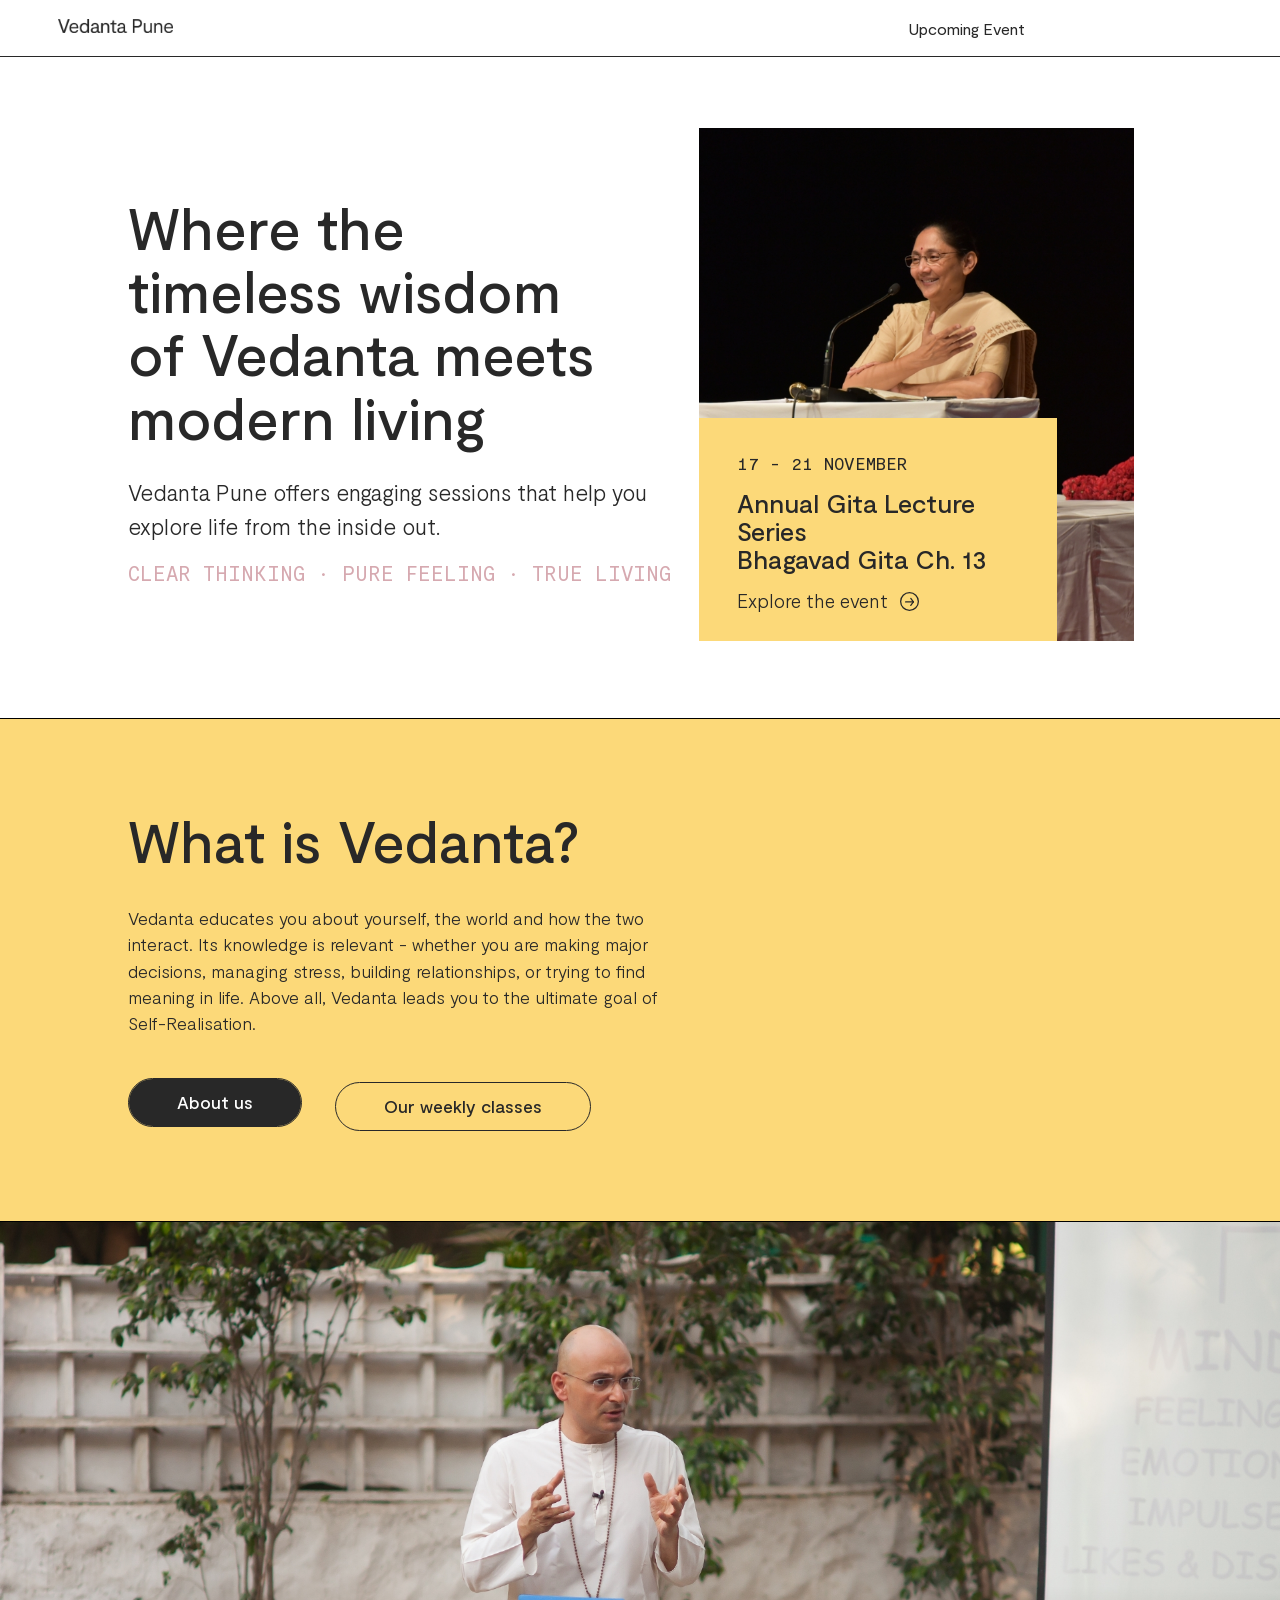
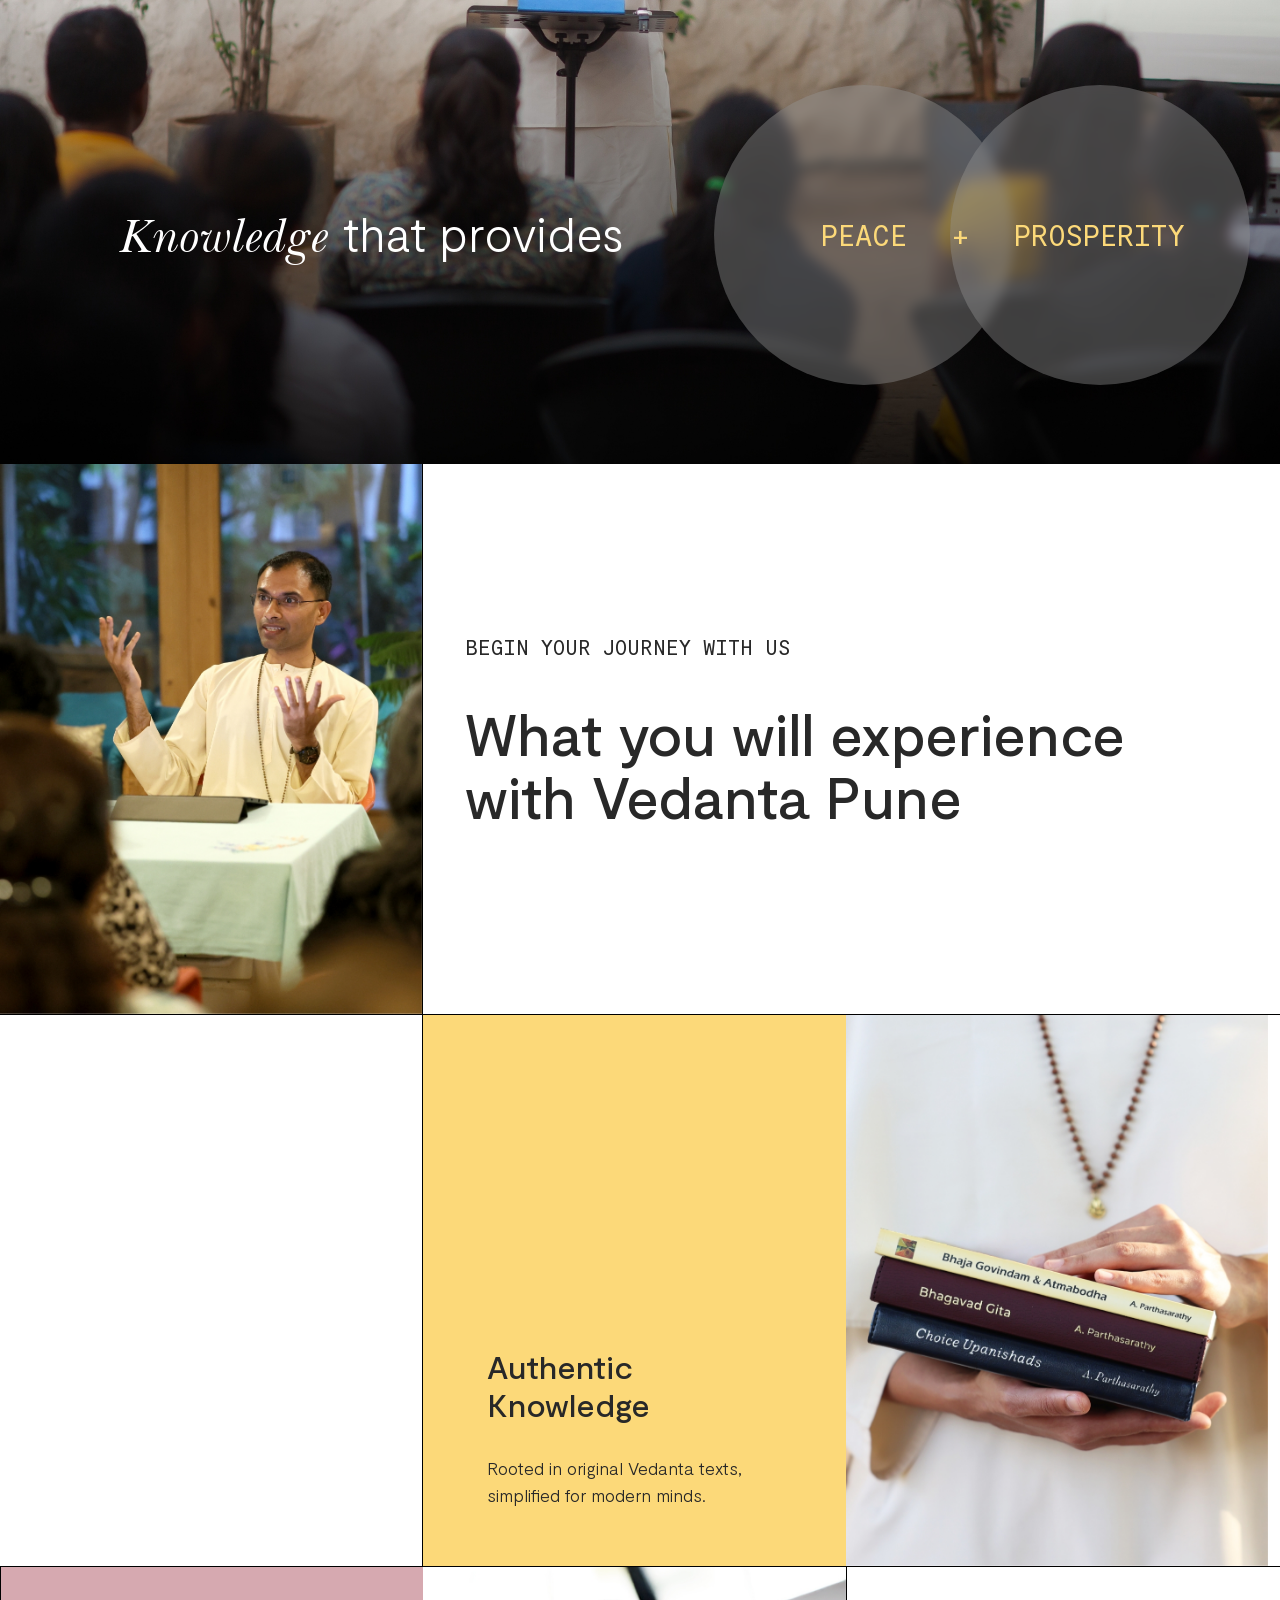
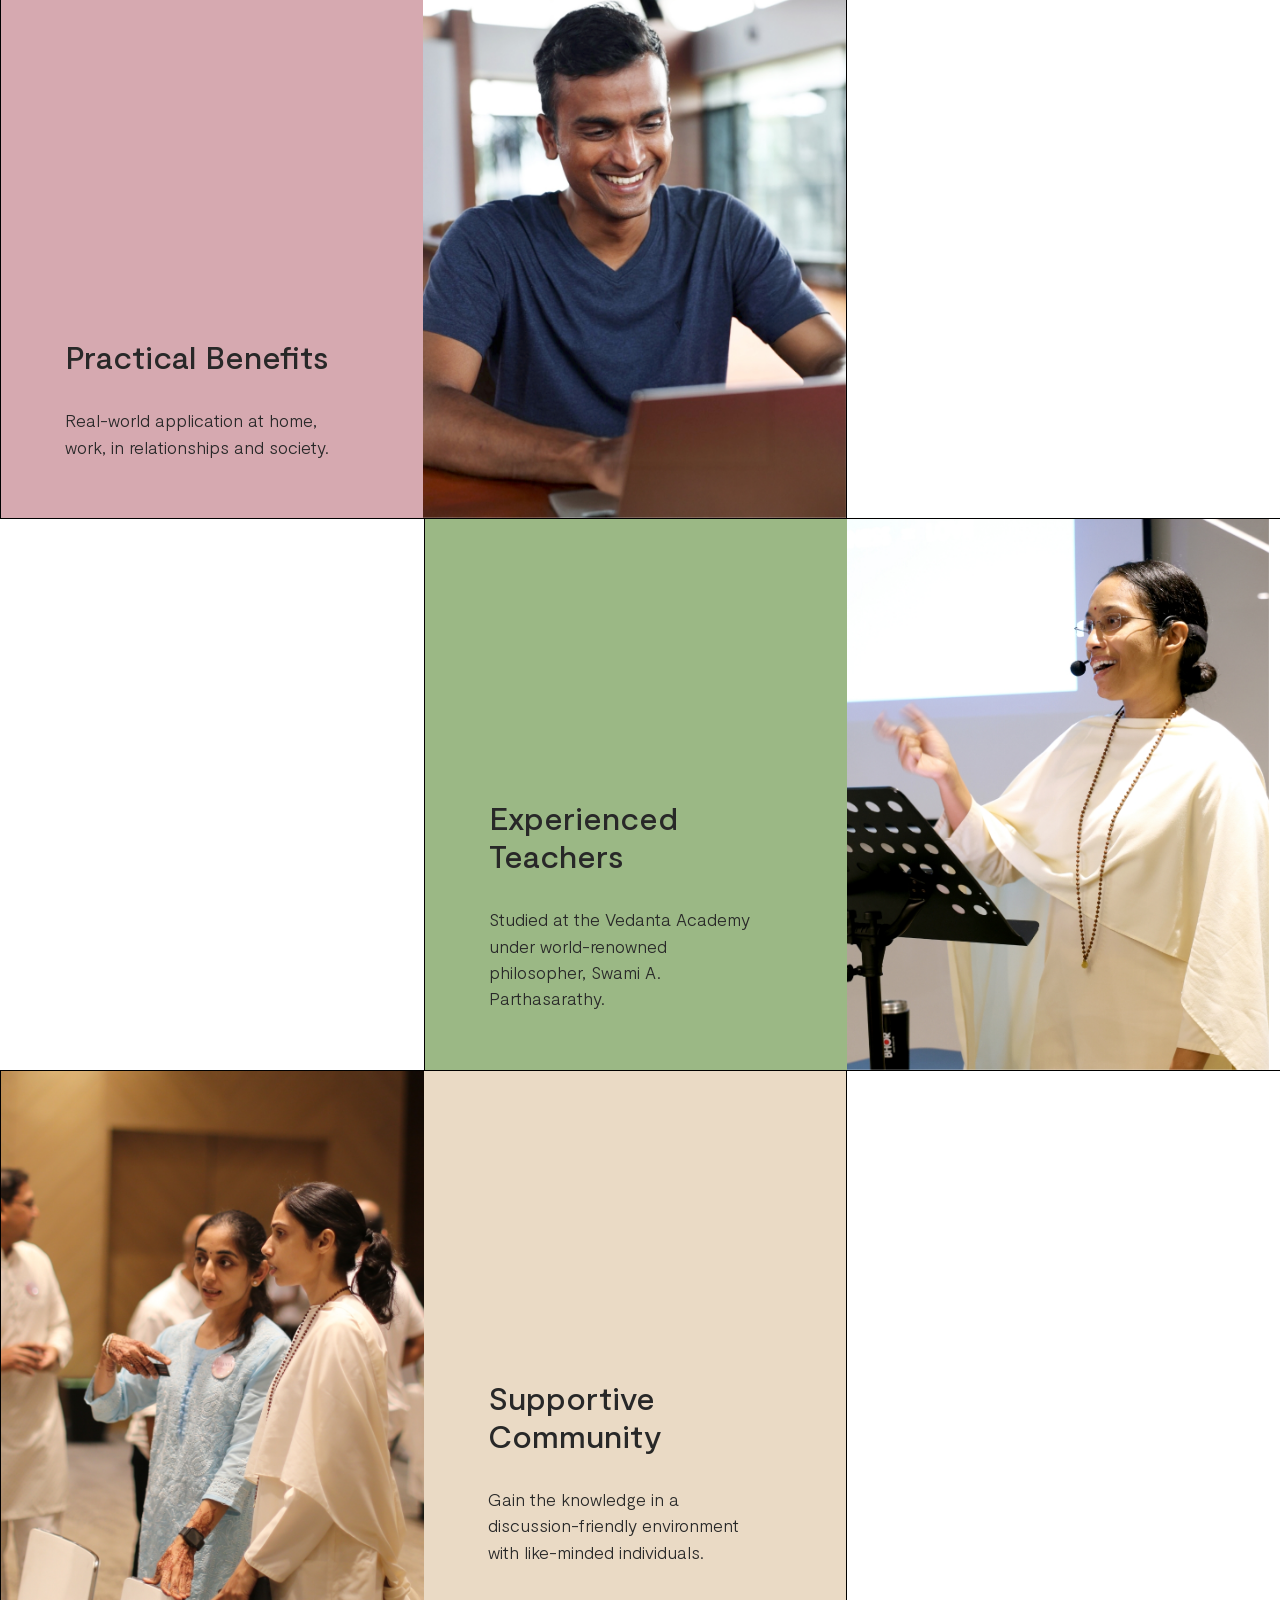
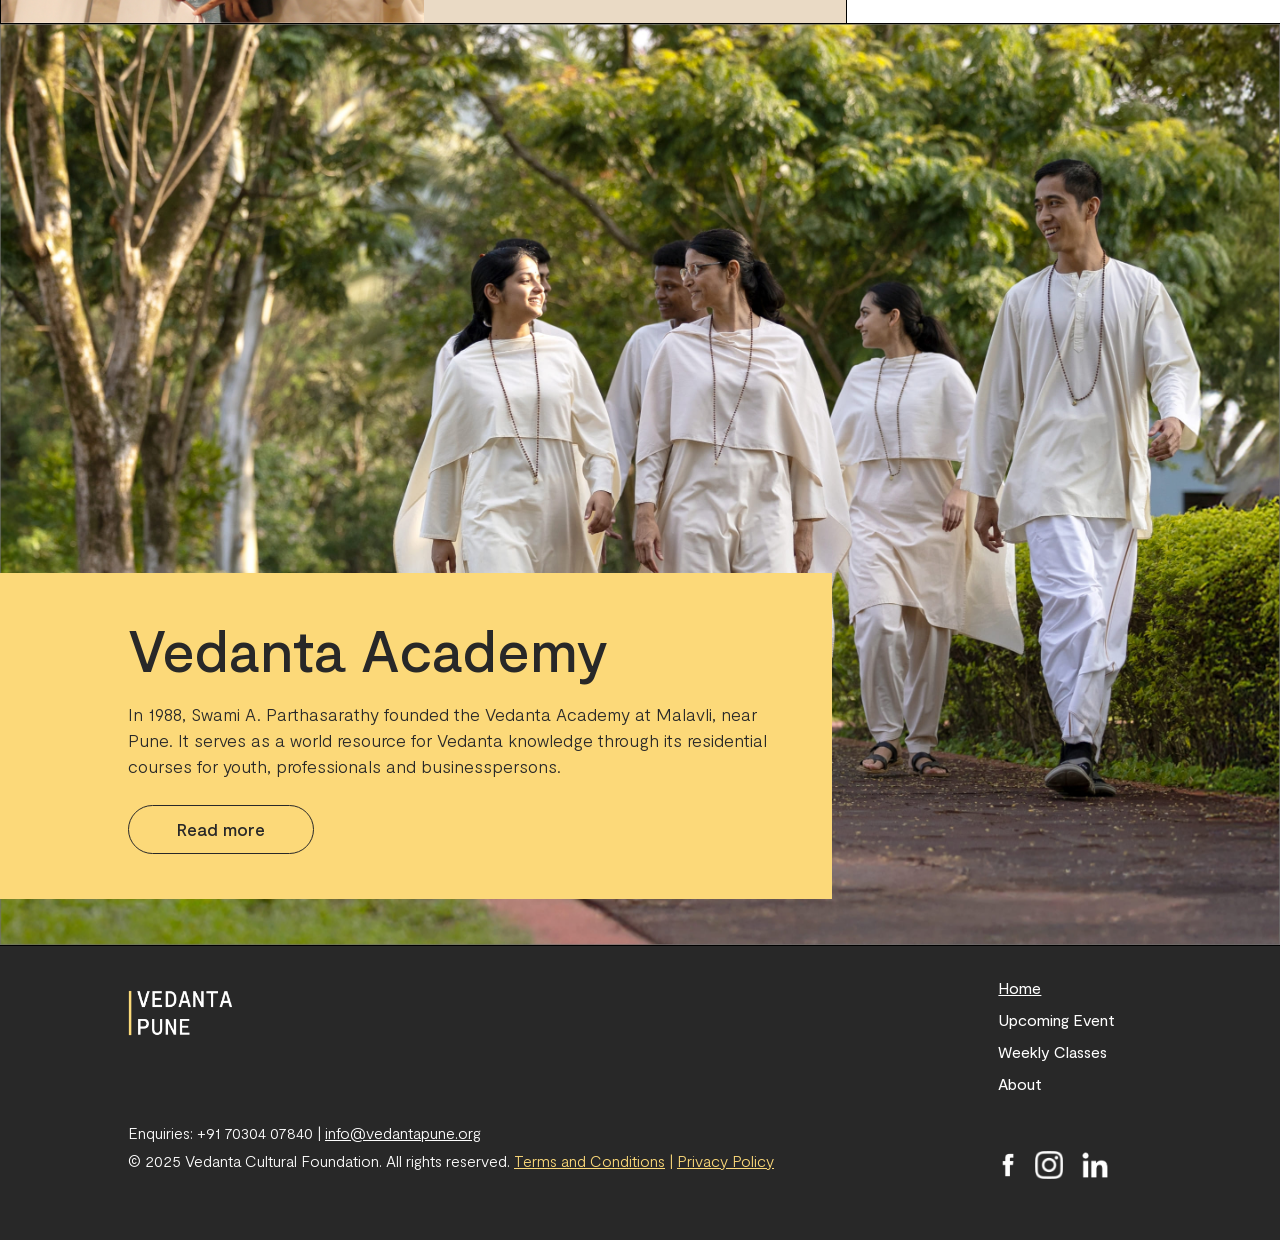
<file: home.html>
<!DOCTYPE html>
<html>
   <meta name="description" content="Home | Vedanta Pune">
   <meta property="og:url" content="https://vedantapune.org/">
   <meta property="og:type" content="website">
   <meta property="og:title" content="Home | Vedanta Pune">
   <meta property="og:description" content="">
   <meta property="og:image" content="images/OG.png">
   <meta name="twitter:title" content="Home | Vedanta Pune">
   <meta name="twitter:description" content="Home | Vedanta Pune">
   <head>
      <meta charset="UTF-8">
      <meta name="viewport" content="width=device-width, initial-scale=1">
      <link rel="image_src" href="images/OG.png"> 
      <link rel="icon" type="image/png" href="images/new/favicon.png"/>
      <link rel="stylesheet" href="styles/common.css">
      <link rel="stylesheet" href="styles/home.css">
      <title>Home | Vedanta Pune</title>
   </head>

   <body id="main-body">

     <div class="header desktop">
      <div class="row">
          <a href="/home.html"><img class="vip" src="images/vp_b.png"></a>
          <div class="header-menu desktop">
            <button class="header-btn"><a  href="/happiness.html"><span>Upcoming Event</span></a></button>&nbsp;
          </div>
      </div>
    </div>
    <div class="mobile">
      <div class="mobile-navbar">
        <a href="/home.html" class="logo"><img src="images/vp_b.png"></a>
        <div class="hamburger" onclick="toggleMenu()">
          <div class="bar"></div>
          <div class="bar"></div>
          <div class="bar"></div>
        </div>
      </div>
      <div class="mobile-menu" id="mobileMenu">
        <div class="mobile-menu-header">
          <a href="/home.html" class="logo"><img src="images/vp_b.png"\></a>
          <div class="close-btn" onclick="toggleMenu()">×</div>
        </div>
        <a href="#">Home</a>
        <a href="/happiness.html">Upcoming Event</a>
        <a href="/weekly.html">Weekly Classes</a>
        <a href="/about.html">About</a>
      </div>
    </div>

    <div class="banner">
      <div class="row">
        <div class="w-50">
          <h1>Where the <br>timeless wisdom <br>of Vedanta meets <br>modern living</h1>
          <p>Vedanta Pune offers engaging sessions that help you <br class="desktop">explore life from the inside out.</p>
          <h2>CLEAR THINKING • PURE FEELING • <br class="mobile">TRUE LIVING</h2>
        </div>
        <div class="w-50">
          <img src="images/new/home/banner.jpg" class="banner-image">
          <div class="details">
            <h2>17 - 21 NOVEMBER</h2>
            <h1>Annual Gita Lecture Series<br>Bhagavad Gita Ch. 13</h1>
            <a href="/happiness.html">Explore the event <img src="images/new/right.svg" class="right-arrow"></a>
          </div>
        </div>
      </div>
    </div>

    <div class="what-is">
      <div class="w-50">
        <h1>What is Vedanta?</h1>
        <p>Vedanta educates you about yourself, the world and how the two interact. Its knowledge is relevant - whether you are making major decisions, managing stress, building relationships, or trying to find meaning in life. Above all, Vedanta leads you to the ultimate goal of Self-Realisation.</p>
      </div>
      <div class="row">
        <a href="about.html"><button class="btn-blk">About us</button></a>
        <a href="weekly.html"><button class="btn-transp">Our weekly classes</button></a>
      </div>
    </div>

    <div class="peace-prosp">
      <p class="smaller-heading white right mobile"><span class="italics">Knowledge</span><br class="mobile"> that provides</p><br>
      <div class="row">
        <p class="smaller-heading white right desktop"><span class="italics">Knowledge</span><br class="mobile"> that provides</p><br>
        <div class="circle circle-left">
          <h2 class="circle-text">PEACE</h2>
        </div>
        <h2 class="intersection-text">+</h2>
        <div class="circle circle-right">
          <h2 class="circle-text">PROSPERITY</h2>
        </div>
      </div>
    </div>

    <div class="experience">
      <div class="row">
        <div class="w-33 desktop">
          <img src="images/new/home/begin.jpg" class="begin-experience">
        </div>
        <div class="w-67">
          <h2 style="color: #282828;">BEGIN YOUR JOURNEY WITH US</h2>
          <h1>What you will experience<br>with Vedanta Pune</h1>
        </div>
        <img src="images/new/home/begin.jpg" class="begin-experience mobile">
      </div>
      <div class="row-row">
        <div class="w-33 desktop"></div>
          <div class="yellow-bg">
            <div class="box-text">
              <h3>Authentic Knowledge</h3>
              <p>Rooted in original Vedanta texts, simplified for modern minds.</p>
            </div>
          </div>
          <div class="w-33">
            <img src="images/new/home/knowledge.jpg">
          </div>
      </div>
      <div class="row-rev">
        <div class="pink-bg">
          <div class="box-text">
            <h3>Practical Benefits</h3>
            <p>Real-world application at home, work, in relationships and society.</p>
          </div>
        </div>
        <div class="w-33">
          <img src="images/new/home/practical.jpg" class="right-border">
        </div>
        <div class="w-33 desktop"></div>
      </div>
      <div class="row-row">
        <div class="w-331 desktop"></div>
        <div class="green-bg">
          <div class="box-text">
            <h3>Experienced Teachers</h3>
            <p>Studied at the Vedanta Academy under world-renowned philosopher, Swami A. Parthasarathy.</p>
          </div>
        </div>
        <div class="w-33">
          <img src="images/new/home/teachers.jpg">
        </div>
      </div>
      <div class="row-row">
        <div class="w-331">
          <img src="images/new/home/community.jpg" class="left-border">
        </div>
        <div class="beige-bg">
          <div class="box-text">
            <h3>Supportive Community</h3>
            <p>Gain the knowledge in a discussion-friendly environment with like-minded individuals.</p>
          </div>
        </div>
        <div class="w-33 desktop"></div>
      </div>
    </div>

    <div class="va">
      <div class="va-para">
        <h1>Vedanta Academy</h1>
        <p>In 1988, Swami A. Parthasarathy founded the Vedanta Academy at Malavli, near Pune. It serves as a world resource for Vedanta knowledge through its residential courses for youth, professionals and businesspersons.</p>
        <a href="about.html"><button class="btn-transp">Read more</button></a>
      </div>
      <img src="images/new/home/va-mob.jpg" class="mobile">
    </div>

    <div class="footer desktop">
      <div class="row">
        <div class="w-80">
          <a href="/home.html" ><img class="vip" src="images/vp_wy.png"></a><br>
          <p>Enquiries: +91 70304 07840 | <a href="mailto:info@vedantapune.org" class="email">info@vedantapune.org</a></p>
          <p>© 2025 Vedanta Cultural Foundation. All rights reserved. <br class="mobile"><a href="/terms-conditions.html" target="_blank" style="font-family:mont-light;">Terms and Conditions</a><span style="color: #FCD979;"> | </span><a href="/privacy-policy.html" target="_blank" style="font-family:mont-light;">Privacy Policy</a></p>
        </div>
        <div class="w-20 social">
          <a href="/home.html" style="text-decoration: underline;">Home</a><br>
          <a href="/happiness.html">Upcoming Event</a><br>
          <a href="/weekly.html">Weekly Classes</a><br>
          <a href="/about.html">About</a><br><br>
          <a href="https://www.facebook.com/VedantaInstitutePune"  class="fb" target="_blank"><img src="images/fb.png" alt="Facebook Vedanta Pune"></a>
          <a href="https://www.instagram.com/vedantapune/"  class="fb" target="_blank"><img src="images/insta.png" alt="Instagram Vedanta Pune"></a>
          <a href="https://www.linkedin.com/company/vedanta-pune/"class="fb" target="_blank" style="margin-inline-start: 0%;"><img src="images/linkedin.png" alt="Instagram Vedanta Pune"></a>
        </div>
      </div>
    </div>
    <div class="footer mobile">
      <div class="row">
        <div class="w-40">
          <a href="/home.html" ><img class="vip" src="images/vp_wy.png"></a>
        </div>
        <div class="w-10"></div>
        <div class="w-40">
          <a href="/home.html" style="text-decoration: underline;">Home</a><br><br>
          <a href="/happiness.html">Upcoming Event</a><br><br>
          <a href="/weekly.html">Weekly Classes</a><br><br>
          <a href="/about.html">About</a><br><br>
          <div class="social row">
            <a href="https://www.facebook.com/VedantaInstitutePune"  class="fb" target="_blank"><img src="images/fb.png" alt="Facebook Vedanta Pune"></a>
            <a href="https://www.instagram.com/vedantapune/"  class="fb" target="_blank"><img src="images/insta.png" alt="Instagram Vedanta Pune"></a>
            <a href="https://www.linkedin.com/company/vedanta-pune/"class="fb" target="_blank" style="margin-inline-start: 0%;"><img src="images/linkedin.png" alt="Instagram Vedanta Pune"></a>
          </div>
        </div>
      </div>
      <p class="white">Enquiries: +91 70304 07840 | <a href="mailto:info@vedantapune.org" class="email">info@vedantapune.org</a></p>
      <p>© 2025 Vedanta Cultural Foundation. All rights reserved. <br class="mobile"><a href="/terms-conditions.html" target="_blank" style="font-family:mont-light;">Terms and Conditions</a><span style="color: #FCD979;"> | </span><a href="/privacy-policy.html" target="_blank" style="font-family:mont-light;">Privacy Policy</a></p>
    </div>

    <script src="js/common.js"></script>
   </body>
</html>
</file>
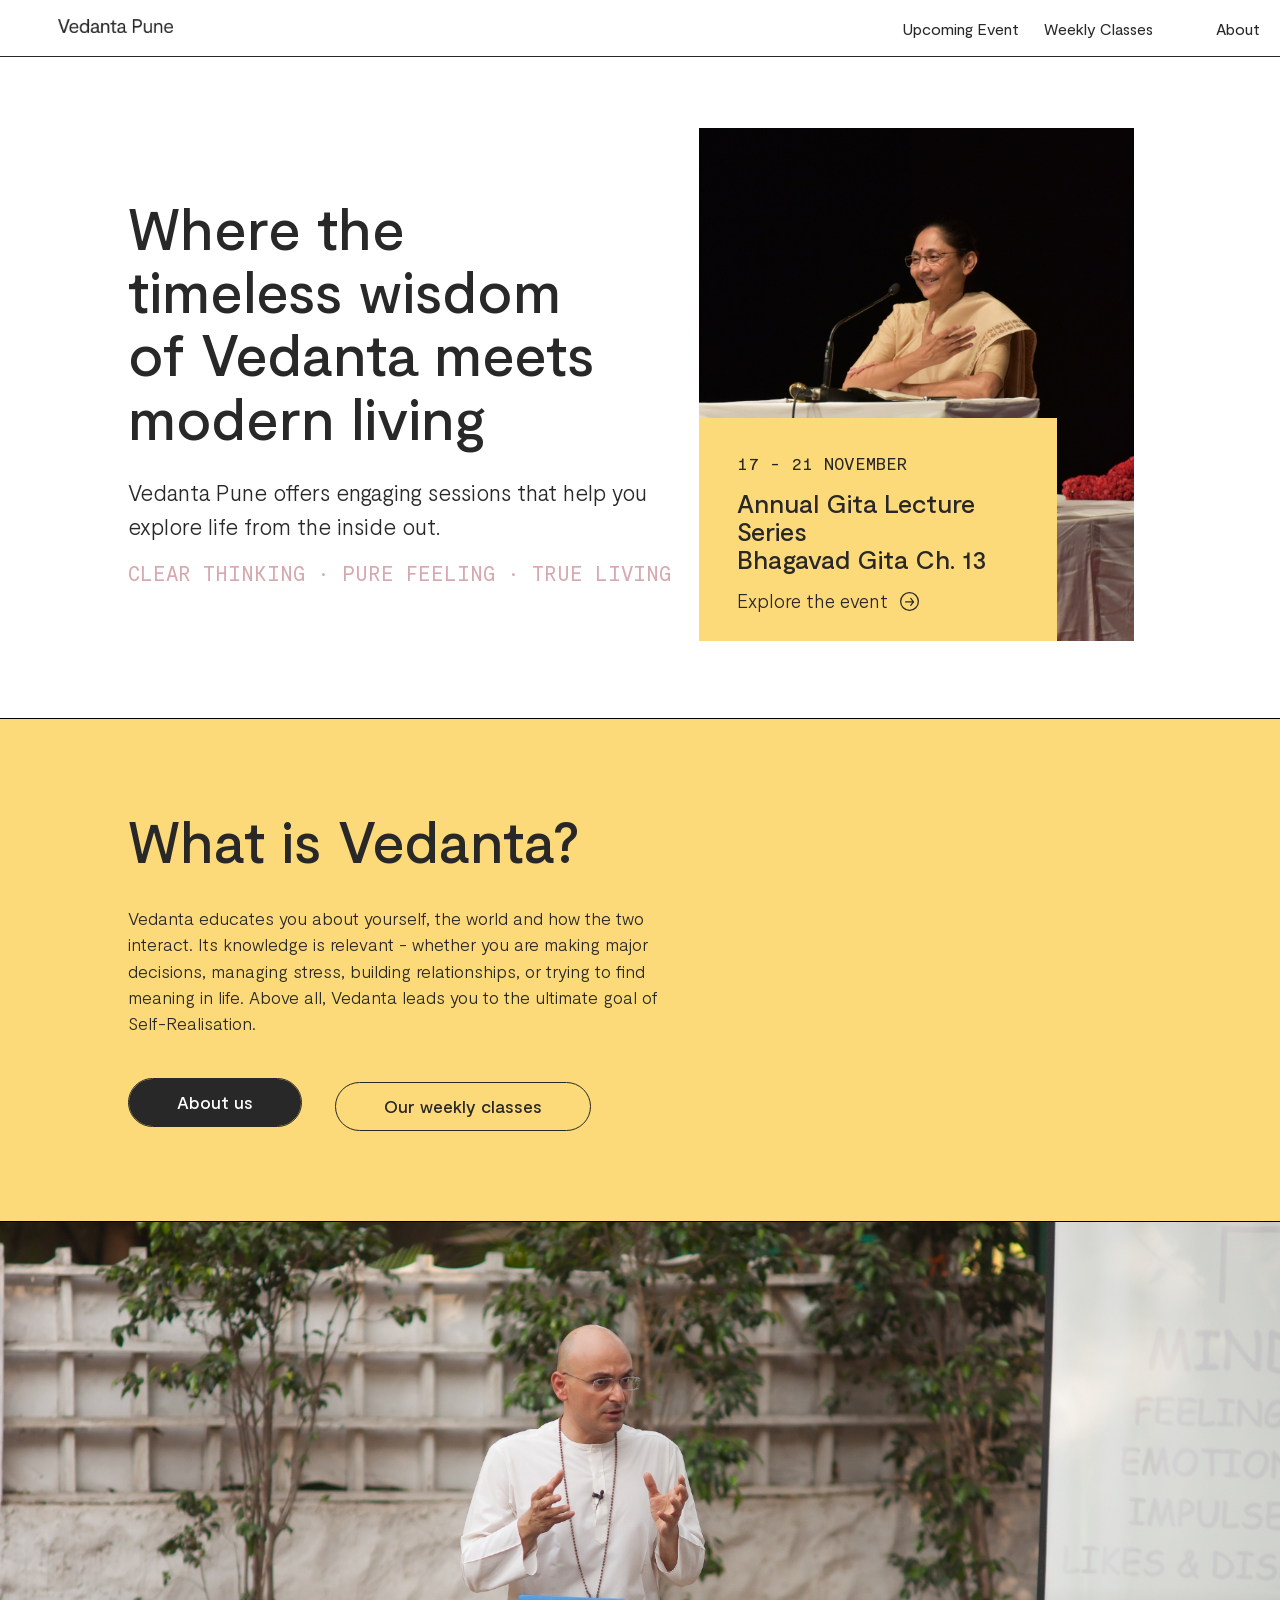
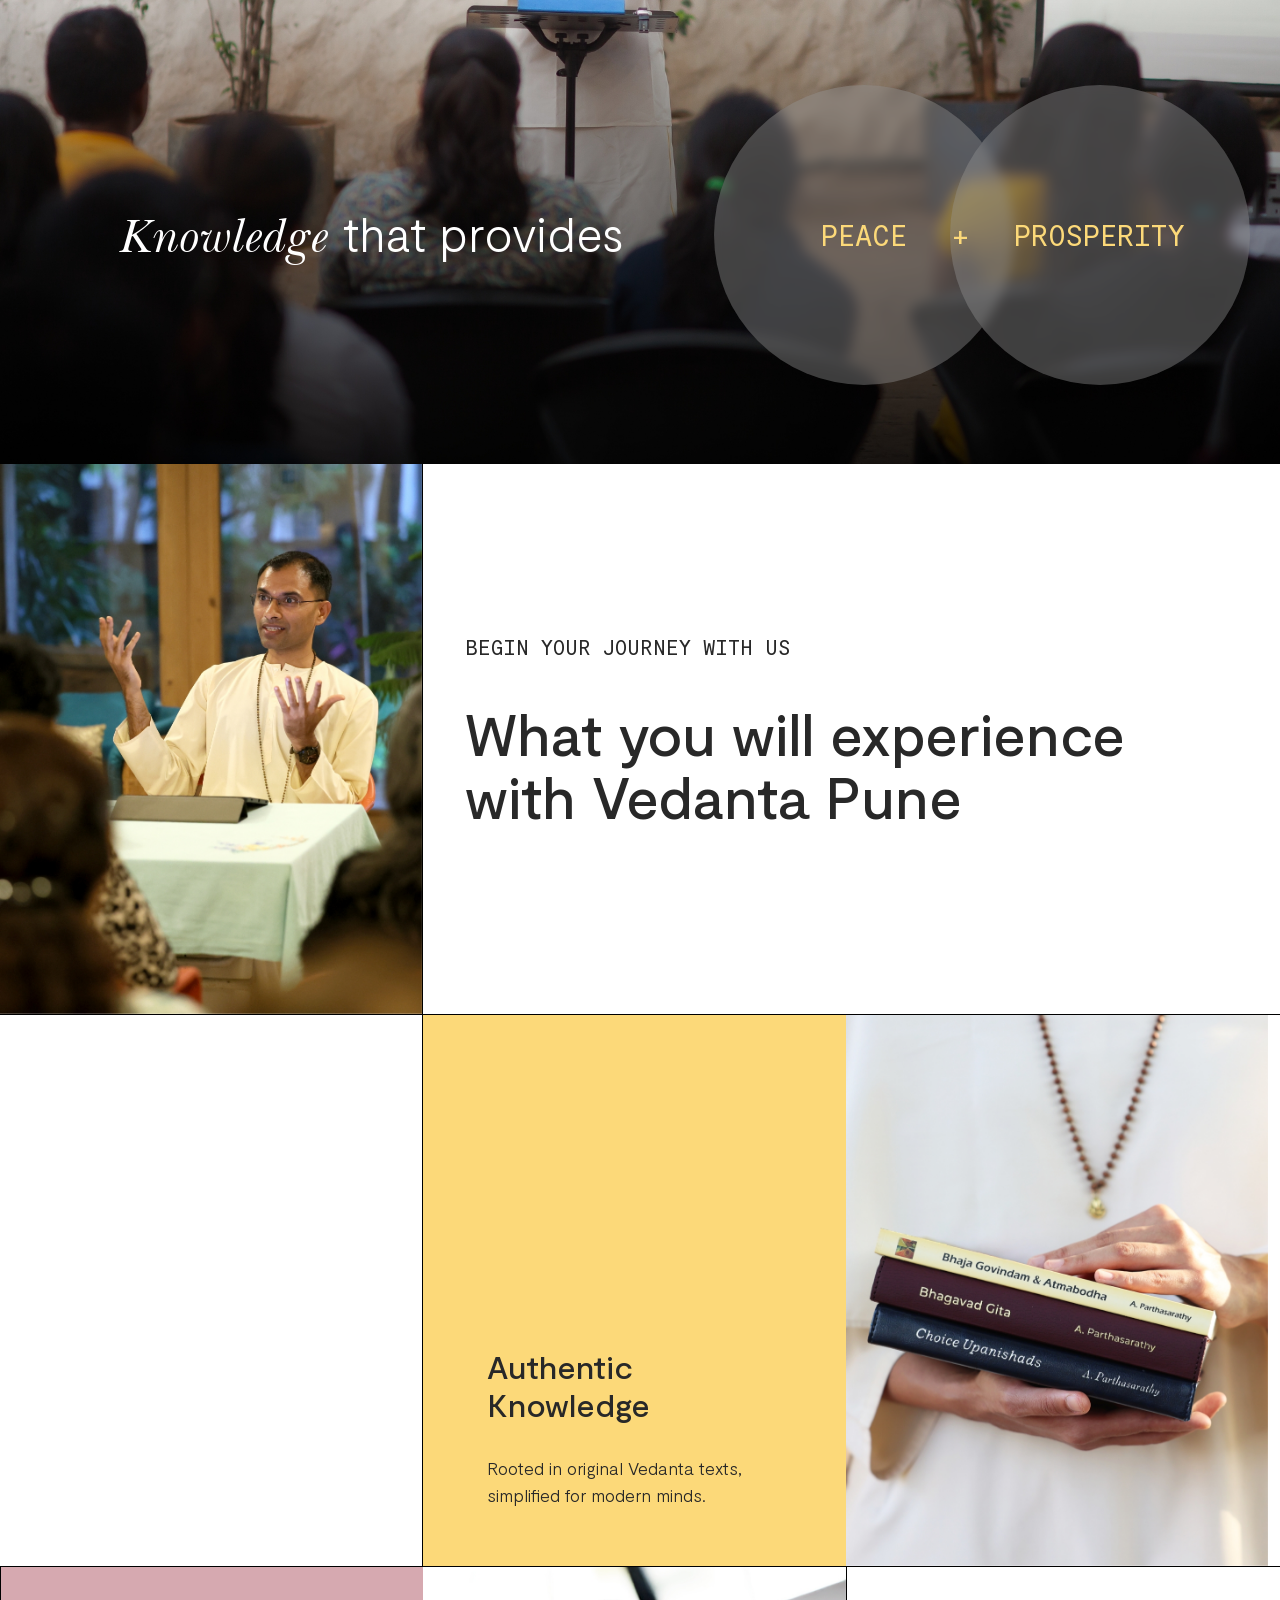
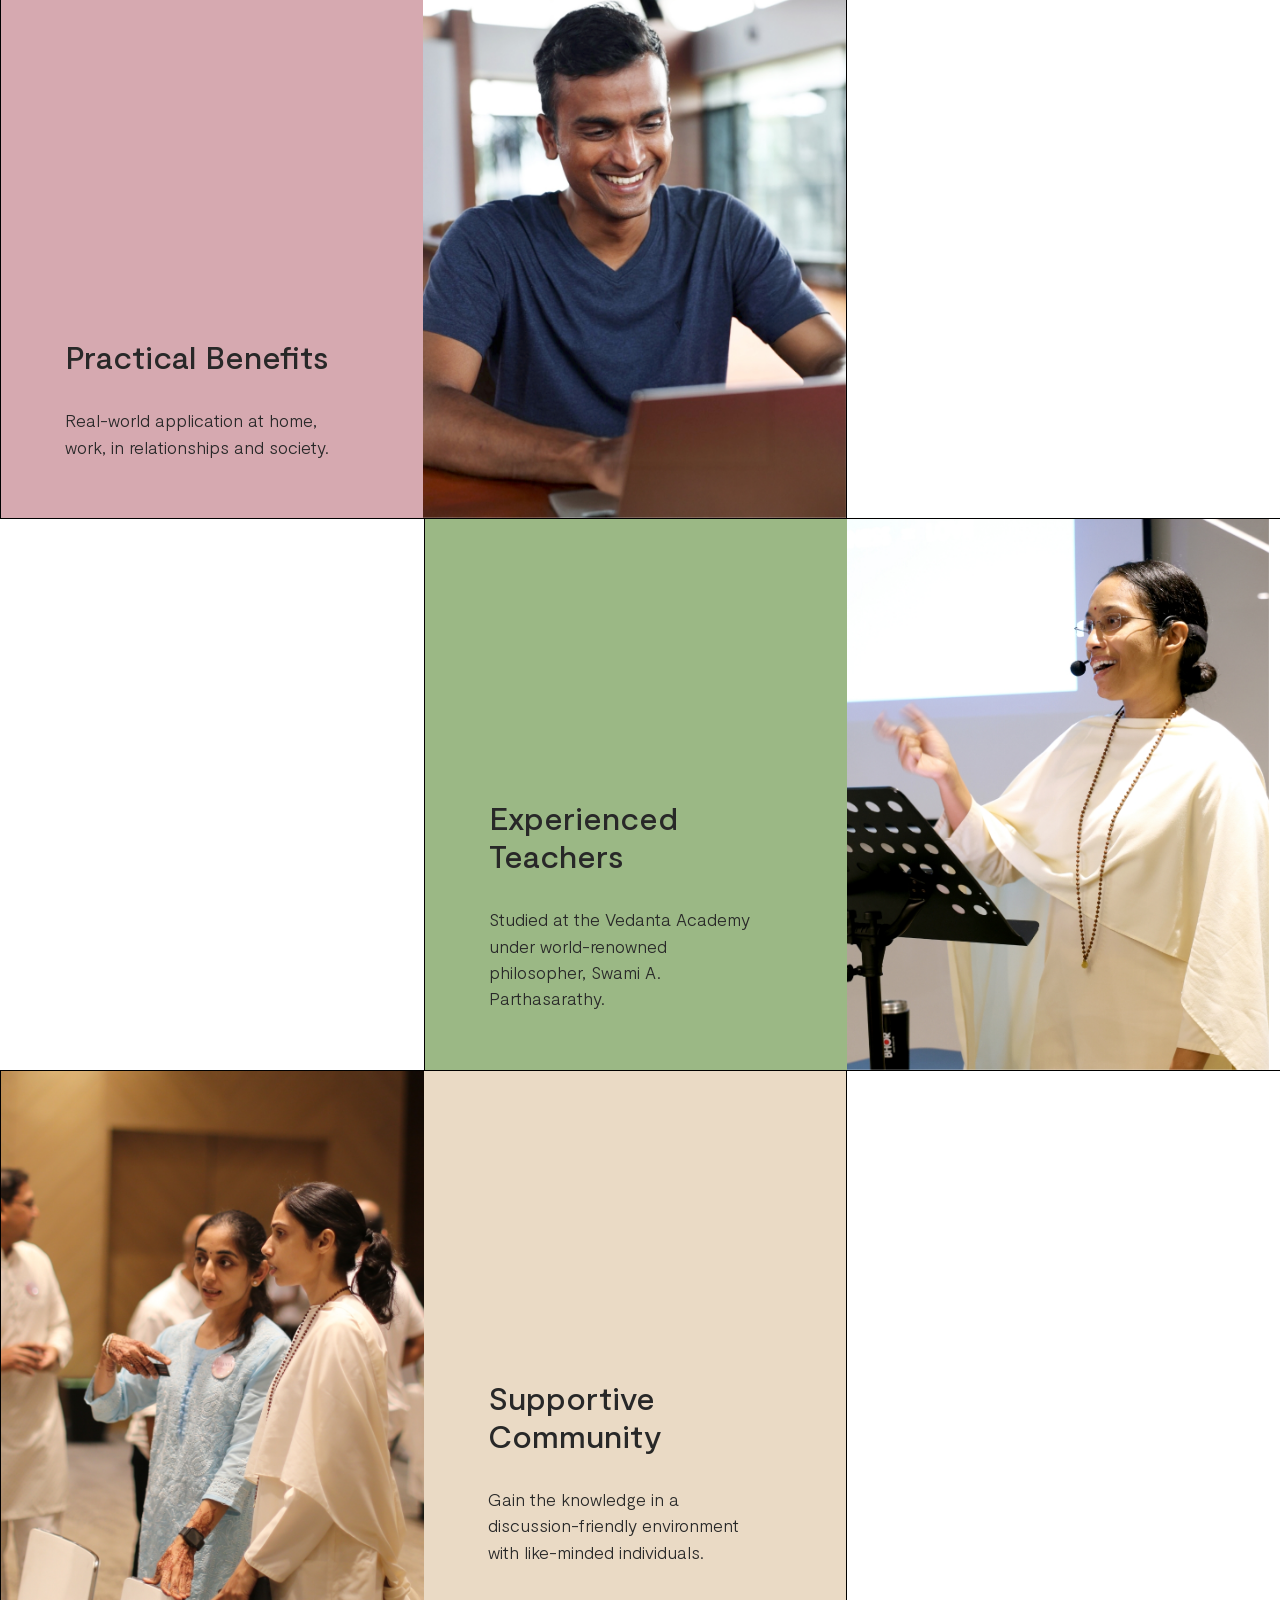
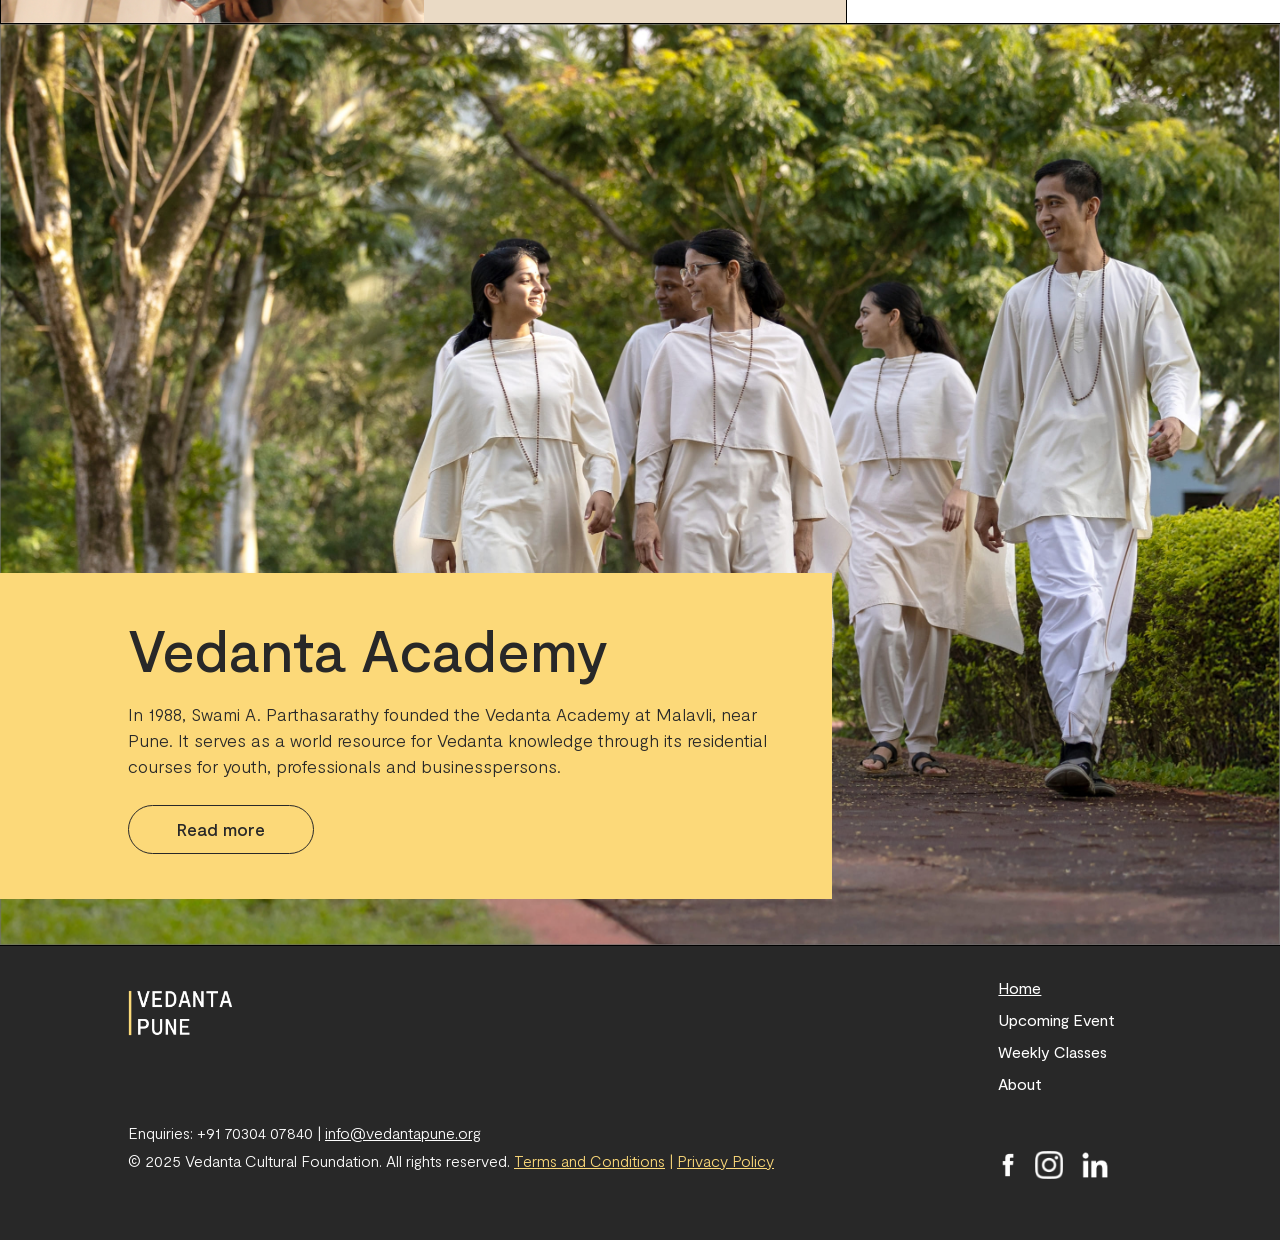
<file: htest.html>
<!DOCTYPE html>
<html>
   <meta name="description" content="Home | Vedanta Pune">
   <meta property="og:url" content="https://vedantapune.org/">
   <meta property="og:type" content="website">
   <meta property="og:title" content="Home | Vedanta Pune">
   <meta property="og:description" content="">
   <meta property="og:image" content="images/OG.png">
   <meta name="twitter:title" content="Home | Vedanta Pune">
   <meta name="twitter:description" content="Home | Vedanta Pune">
   <head>
      <meta charset="UTF-8">
      <meta name="viewport" content="width=device-width, initial-scale=1">
      <link rel="image_src" href="images/OG.png"> 
      <link rel="icon" type="image/png" href="images/new/favicon.png"/>
      <link rel="stylesheet" href="styles/common.css">
      <link rel="stylesheet" href="styles/home.css">
      <title>Home | Vedanta Pune</title>
   </head>

   <body id="main-body">

     <div class="header desktop">
      <div class="row">
          <a href="/home.html"><img class="vip" src="images/vp_b.png"></a>
          <div class="header-menu desktop">
            <!-- <button class="header-btn"><a  href="/happiness.html"><span>Upcoming Event</span></a></button>&nbsp; -->
            <div class="dropdown">
              <button class="header-btn"><span>Upcoming Event</span></button>
              <div class="dropdown-content">
                <a href="/strength.html">Shivaji Nagar</a>
                <a href="/thinking.html">Sangamwadi</a>
              </div>
            </div>&nbsp;
            <button class="header-btn"><a  href="/weekly.html"><span>Weekly Classes</span></a></button>&nbsp;
            <button class="header-btn"><a  href="/about.html"><span>About</span></a></button>&nbsp;
          </div>
      </div>
    </div>
    <div class="mobile">
      <div class="mobile-navbar">
        <a href="/home.html" class="logo"><img src="images/vp_b.png"></a>
        <div class="hamburger" onclick="toggleMenu()">
          <div class="bar"></div>
          <div class="bar"></div>
          <div class="bar"></div>
        </div>
      </div>
      <div class="mobile-menu" id="mobileMenu">
        <div class="mobile-menu-header">
          <a href="/home.html" class="logo"><img src="images/vp_b.png"\></a>
          <div class="close-btn" onclick="toggleMenu()">×</div>
        </div>
        <a href="#">Home</a>
        <a href="/happiness.html">Upcoming Event</a>
        <a href="/weekly.html">Weekly Classes</a>
        <a href="/about.html">About</a>
      </div>
    </div>

    <div class="banner">
      <div class="row">
        <div class="w-50">
          <h1>Where the <br>timeless wisdom <br>of Vedanta meets <br>modern living</h1>
          <p>Vedanta Pune offers engaging sessions that help you <br class="desktop">explore life from the inside out.</p>
          <h2>CLEAR THINKING • PURE FEELING • <br class="mobile">TRUE LIVING</h2>
        </div>
        <div class="w-50">
          <img src="images/new/home/banner.jpg" class="banner-image">
          <div class="details">
            <h2>17 - 21 NOVEMBER</h2>
            <h1>Annual Gita Lecture Series<br>Bhagavad Gita Ch. 13</h1>
            <a href="/happiness.html">Explore the event <img src="images/new/right.svg" class="right-arrow"></a>
          </div>
        </div>
      </div>
    </div>

    <div class="what-is">
      <div class="w-50">
        <h1>What is Vedanta?</h1>
        <p>Vedanta educates you about yourself, the world and how the two interact. Its knowledge is relevant - whether you are making major decisions, managing stress, building relationships, or trying to find meaning in life. Above all, Vedanta leads you to the ultimate goal of Self-Realisation.</p>
      </div>
      <div class="row">
        <a href="about.html"><button class="btn-blk">About us</button></a>
        <a href="weekly.html"><button class="btn-transp">Our weekly classes</button></a>
      </div>
    </div>

    <div class="peace-prosp">
      <p class="smaller-heading white right mobile"><span class="italics">Knowledge</span><br class="mobile"> that provides</p><br>
      <div class="row">
        <p class="smaller-heading white right desktop"><span class="italics">Knowledge</span><br class="mobile"> that provides</p><br>
        <div class="circle circle-left">
          <h2 class="circle-text">PEACE</h2>
        </div>
        <h2 class="intersection-text">+</h2>
        <div class="circle circle-right">
          <h2 class="circle-text">PROSPERITY</h2>
        </div>
      </div>
    </div>

    <div class="experience">
      <div class="row">
        <div class="w-33 desktop">
          <img src="images/new/home/begin.jpg" class="begin-experience">
        </div>
        <div class="w-67">
          <h2 style="color: #282828;">BEGIN YOUR JOURNEY WITH US</h2>
          <h1>What you will experience<br>with Vedanta Pune</h1>
        </div>
        <img src="images/new/home/begin.jpg" class="begin-experience mobile">
      </div>
      <div class="row-row">
        <div class="w-33 desktop"></div>
          <div class="yellow-bg">
            <div class="box-text">
              <h3>Authentic Knowledge</h3>
              <p>Rooted in original Vedanta texts, simplified for modern minds.</p>
            </div>
          </div>
          <div class="w-33">
            <img src="images/new/home/knowledge.jpg">
          </div>
      </div>
      <div class="row-rev">
        <div class="pink-bg">
          <div class="box-text">
            <h3>Practical Benefits</h3>
            <p>Real-world application at home, work, in relationships and society.</p>
          </div>
        </div>
        <div class="w-33">
          <img src="images/new/home/practical.jpg" class="right-border">
        </div>
        <div class="w-33 desktop"></div>
      </div>
      <div class="row-row">
        <div class="w-331 desktop"></div>
        <div class="green-bg">
          <div class="box-text">
            <h3>Experienced Teachers</h3>
            <p>Studied at the Vedanta Academy under world-renowned philosopher, Swami A. Parthasarathy.</p>
          </div>
        </div>
        <div class="w-33">
          <img src="images/new/home/teachers.jpg">
        </div>
      </div>
      <div class="row-row">
        <div class="w-331">
          <img src="images/new/home/community.jpg" class="left-border">
        </div>
        <div class="beige-bg">
          <div class="box-text">
            <h3>Supportive Community</h3>
            <p>Gain the knowledge in a discussion-friendly environment with like-minded individuals.</p>
          </div>
        </div>
        <div class="w-33 desktop"></div>
      </div>
    </div>

    <div class="va">
      <div class="va-para">
        <h1>Vedanta Academy</h1>
        <p>In 1988, Swami A. Parthasarathy founded the Vedanta Academy at Malavli, near Pune. It serves as a world resource for Vedanta knowledge through its residential courses for youth, professionals and businesspersons.</p>
        <a href="about.html"><button class="btn-transp">Read more</button></a>
      </div>
      <img src="images/new/home/va-mob.jpg" class="mobile">
    </div>

    <div class="footer desktop">
      <div class="row">
        <div class="w-80">
          <a href="/home.html" ><img class="vip" src="images/vp_wy.png"></a><br>
          <p>Enquiries: +91 70304 07840 | <a href="mailto:info@vedantapune.org" class="email">info@vedantapune.org</a></p>
          <p>© 2025 Vedanta Cultural Foundation. All rights reserved. <br class="mobile"><a href="/terms-conditions.html" target="_blank" style="font-family:mont-light;">Terms and Conditions</a><span style="color: #FCD979;"> | </span><a href="/privacy-policy.html" target="_blank" style="font-family:mont-light;">Privacy Policy</a></p>
        </div>
        <div class="w-20 social">
          <a href="/home.html" style="text-decoration: underline;">Home</a><br>
          <a href="/happiness.html">Upcoming Event</a><br>
          <a href="/weekly.html">Weekly Classes</a><br>
          <a href="/about.html">About</a><br><br>
          <a href="https://www.facebook.com/VedantaInstitutePune"  class="fb" target="_blank"><img src="images/fb.png" alt="Facebook Vedanta Pune"></a>
          <a href="https://www.instagram.com/vedantapune/"  class="fb" target="_blank"><img src="images/insta.png" alt="Instagram Vedanta Pune"></a>
          <a href="https://www.linkedin.com/company/vedanta-pune/"class="fb" target="_blank" style="margin-inline-start: 0%;"><img src="images/linkedin.png" alt="Instagram Vedanta Pune"></a>
        </div>
      </div>
    </div>
    <div class="footer mobile">
      <div class="row">
        <div class="w-40">
          <a href="/home.html" ><img class="vip" src="images/vp_wy.png"></a>
        </div>
        <div class="w-10"></div>
        <div class="w-40">
          <a href="/home.html" style="text-decoration: underline;">Home</a><br><br>
          <a href="/happiness.html">Upcoming Event</a><br><br>
          <a href="/weekly.html">Weekly Classes</a><br><br>
          <a href="/about.html">About</a><br><br>
          <div class="social row">
            <a href="https://www.facebook.com/VedantaInstitutePune"  class="fb" target="_blank"><img src="images/fb.png" alt="Facebook Vedanta Pune"></a>
            <a href="https://www.instagram.com/vedantapune/"  class="fb" target="_blank"><img src="images/insta.png" alt="Instagram Vedanta Pune"></a>
            <a href="https://www.linkedin.com/company/vedanta-pune/"class="fb" target="_blank" style="margin-inline-start: 0%;"><img src="images/linkedin.png" alt="Instagram Vedanta Pune"></a>
          </div>
        </div>
      </div>
      <p class="white">Enquiries: +91 70304 07840 | <a href="mailto:info@vedantapune.org" class="email">info@vedantapune.org</a></p>
      <p>© 2025 Vedanta Cultural Foundation. All rights reserved. <br class="mobile"><a href="/terms-conditions.html" target="_blank" style="font-family:mont-light;">Terms and Conditions</a><span style="color: #FCD979;"> | </span><a href="/privacy-policy.html" target="_blank" style="font-family:mont-light;">Privacy Policy</a></p>
    </div>

    <script src="js/common.js"></script>
   </body>
</html>
</file>
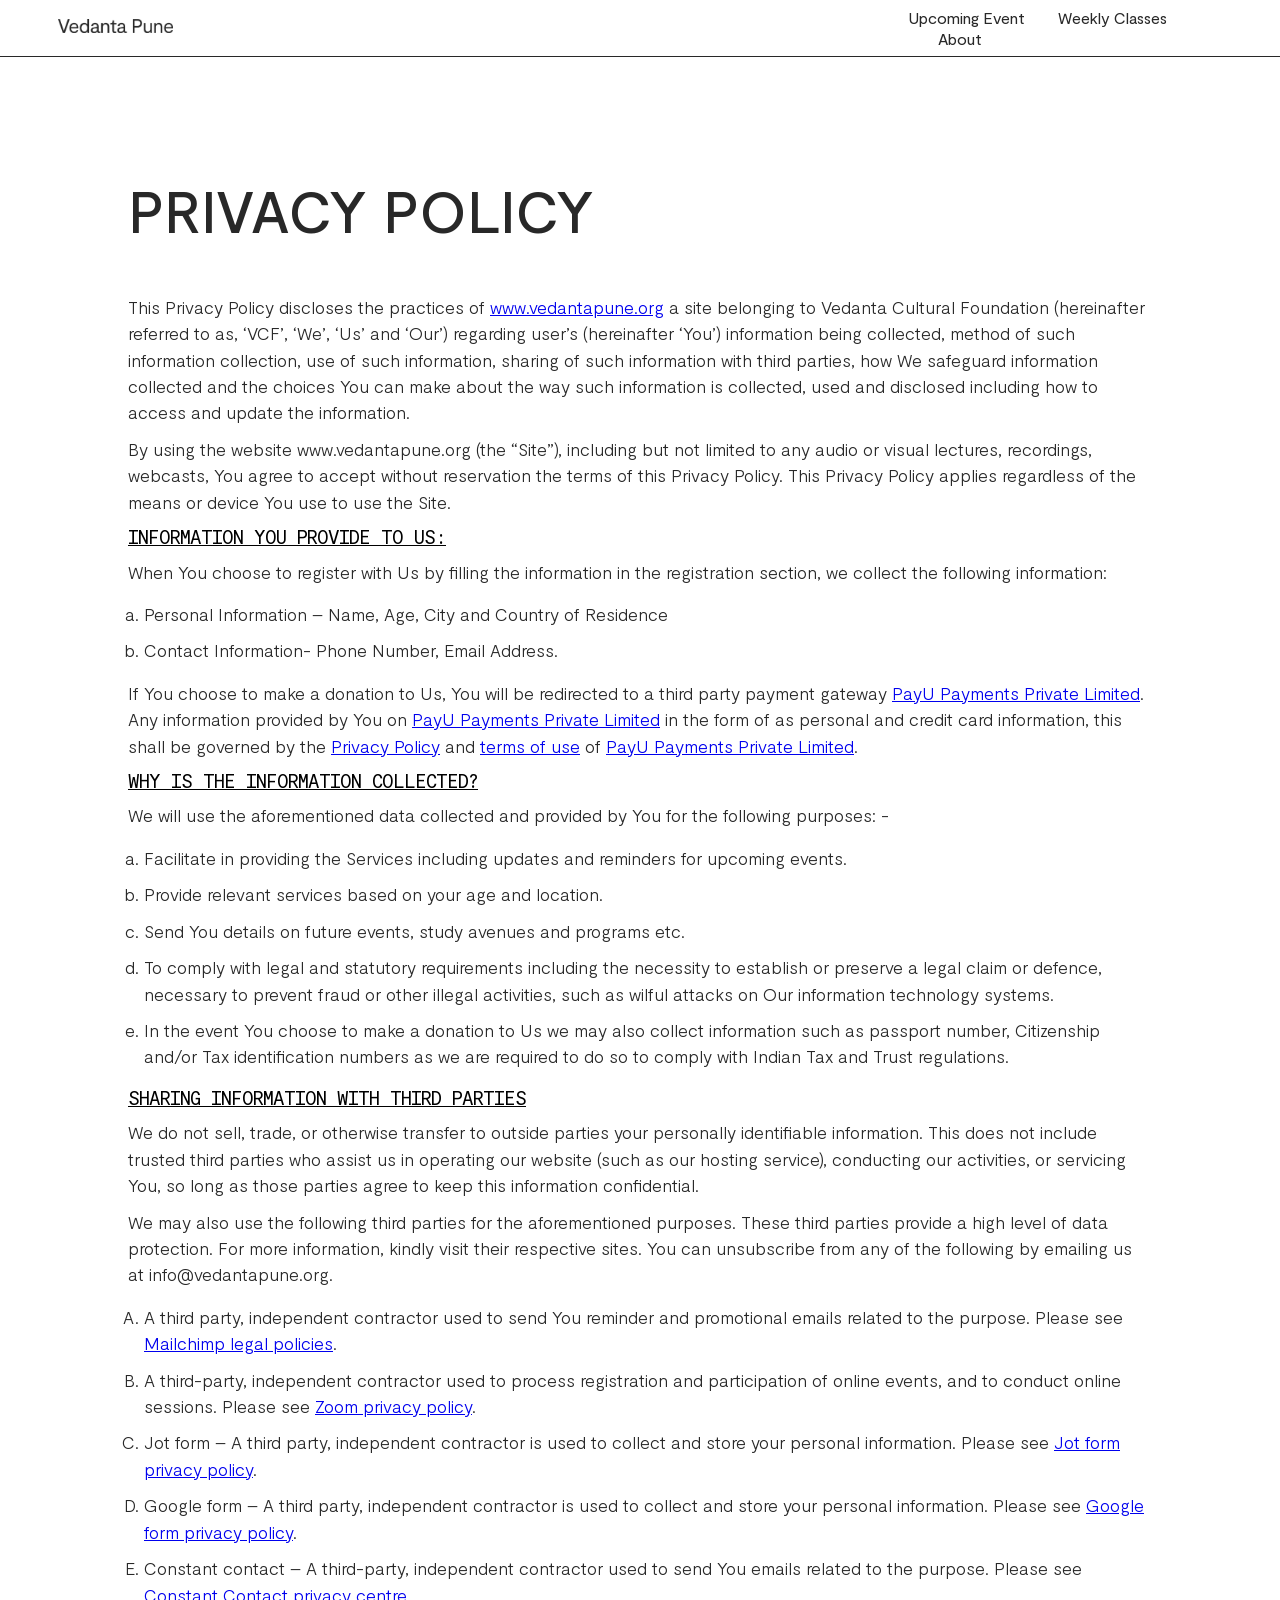
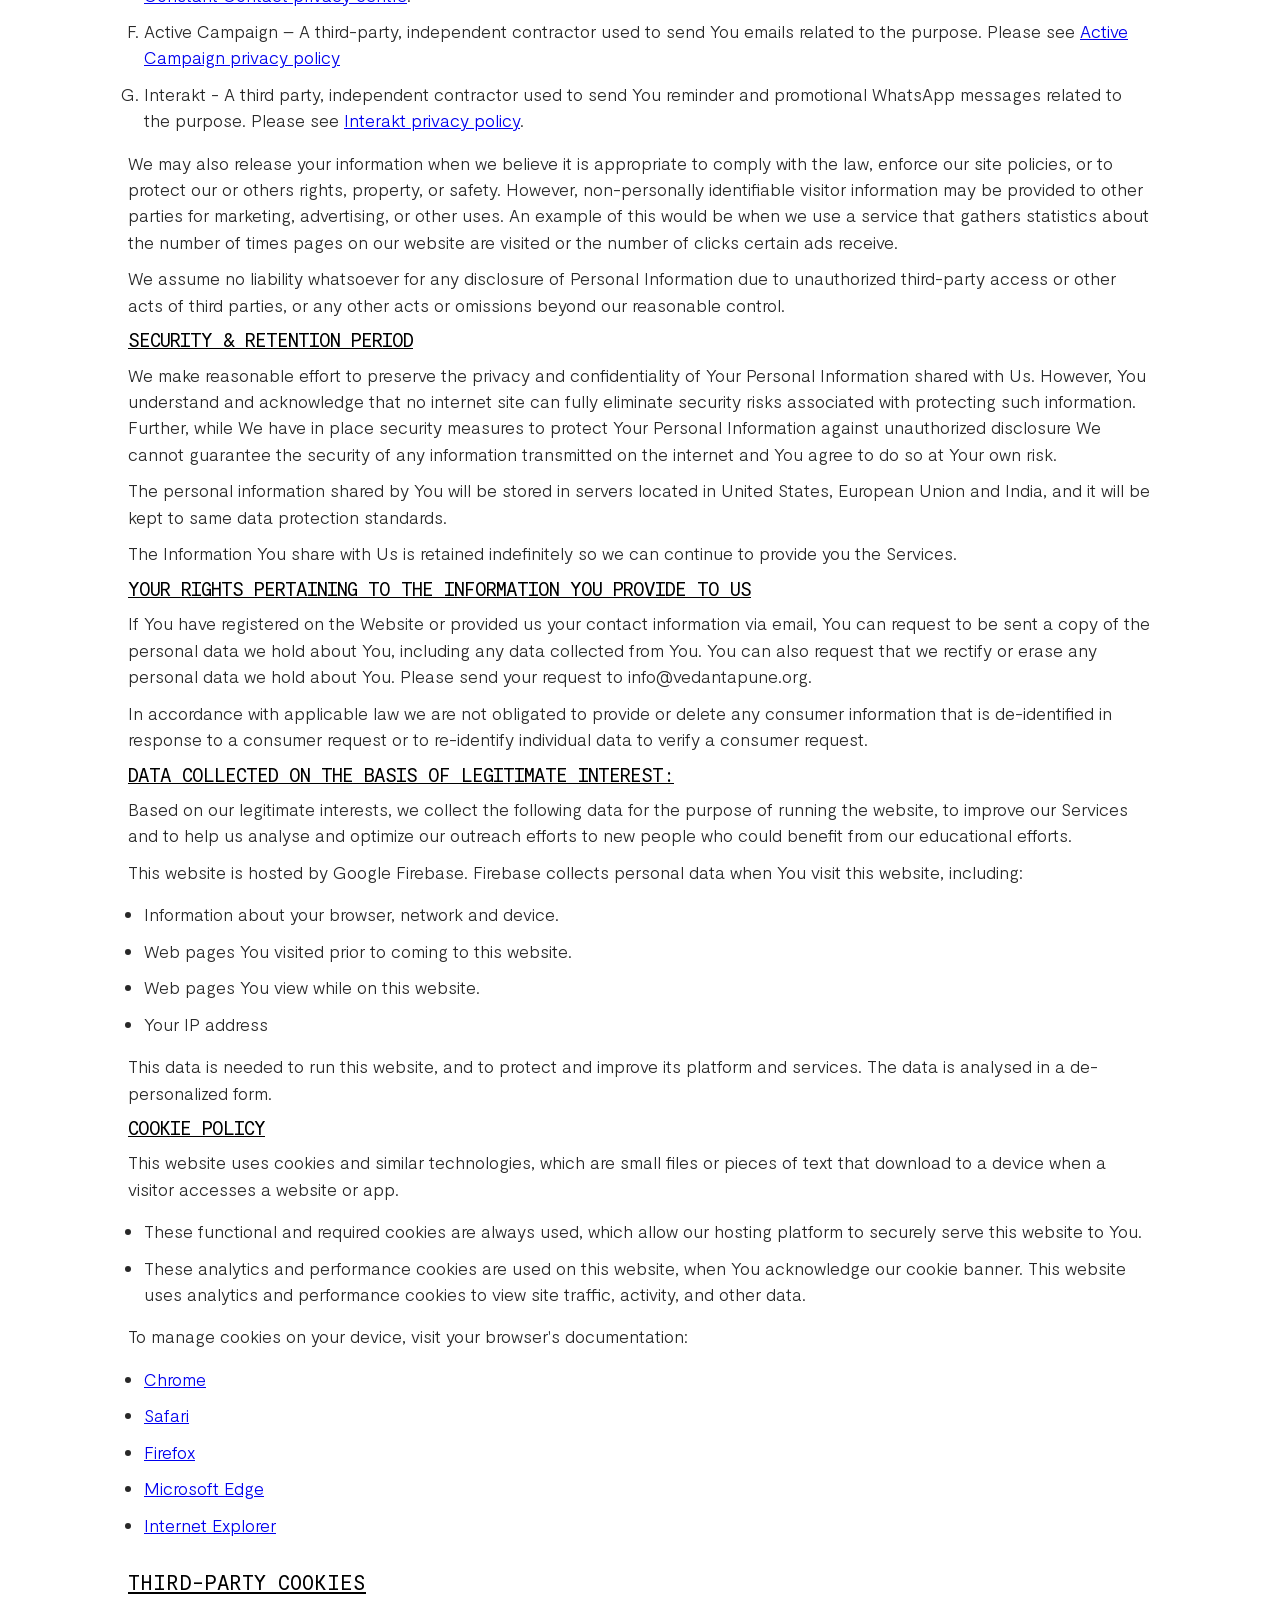
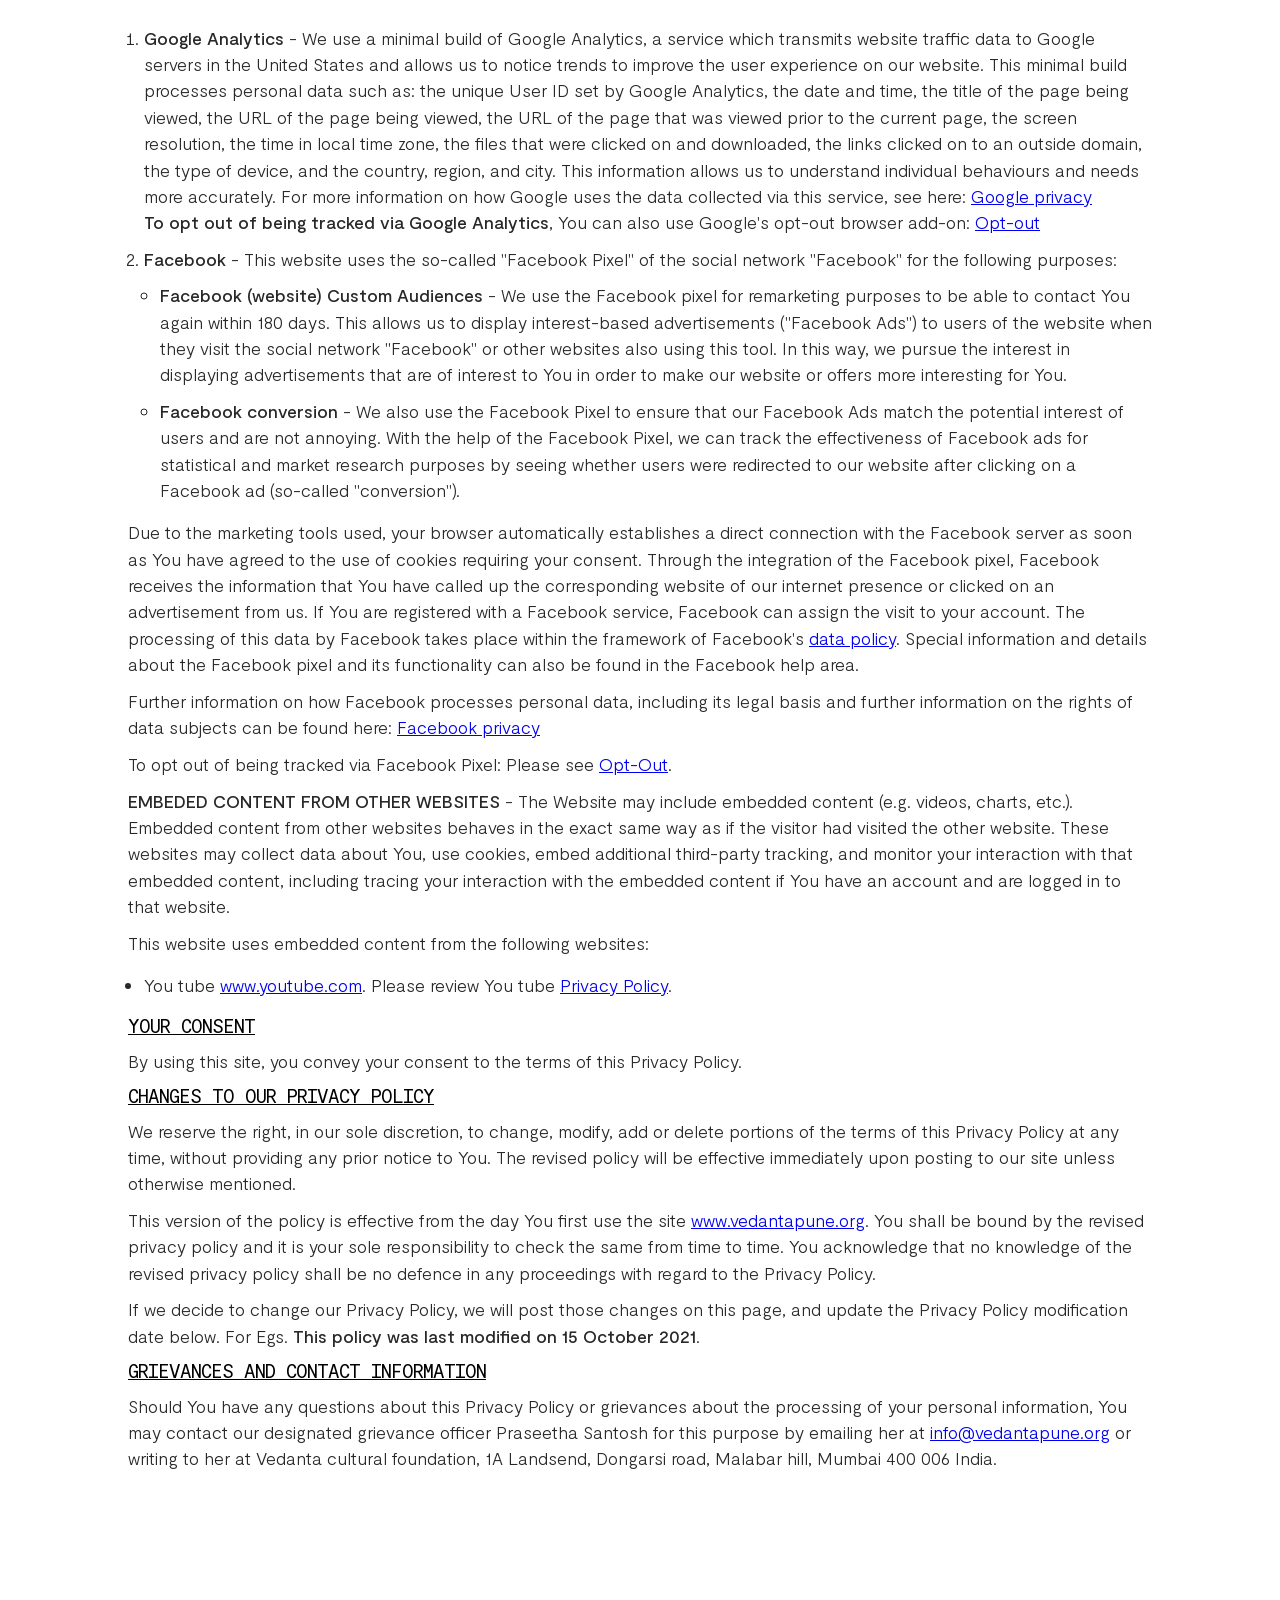
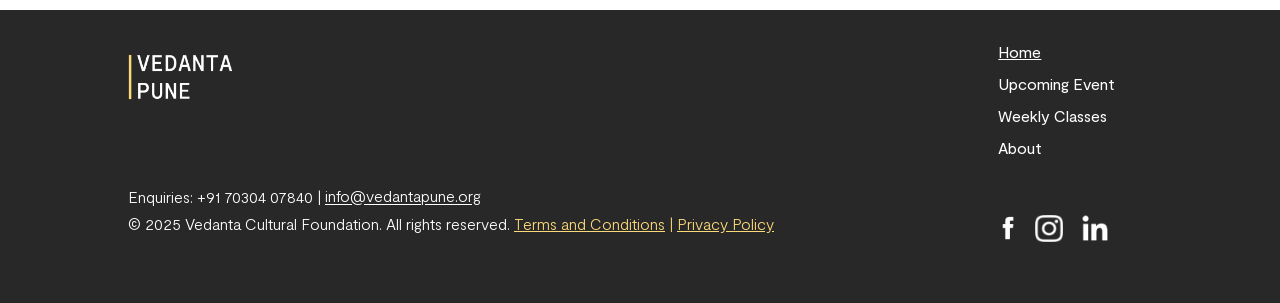
<file: privacy-policy.html>
<!DOCTYPE html>
<html>
   <meta name="description" content="Home | Vedanta Pune">
   <meta property="og:url" content="https://vedantapune.org/">
   <meta property="og:type" content="website">
   <meta property="og:title" content="Home | Vedanta Pune">
   <meta property="og:description" content="">
   <meta property="og:image" content="images/vp_wy.png">
   <meta name="twitter:title" content="Home | Vedanta Pune">
   <meta name="twitter:description" content="Home | Vedanta Pune">
   <head>
      <meta charset="UTF-8">
      <meta name="viewport" content="width=device-width, initial-scale=1">
      <link rel="image_src" href="images/vp_wy.png"> 
      <link rel="icon" type="image/png" href="images/new/favicon.png"/>
      <link rel="stylesheet" href="styles/common.css">
      <link rel="stylesheet" href="styles/home.css">
      <title>Privacy Policy | Vedanta Pune</title>
   </head>

   <body id="main-body">

    <div class="header desktop">
      <div class="row">
          <a href="/home.html"><img class="vip" src="images/vp_b.png"></a>
          <div class="header-menu desktop">
            <button class="header-btn"><a  href="/happiness.html"><span>Upcoming Event</span></a></button>&nbsp;
            <button class="header-btn"><a  href="/weekly.html"><span>Weekly Classes</span></a></button>&nbsp;
            <button class="header-btn"><a  href="/about.html"><span>About</span></a></button>&nbsp;
          </div>
      </div>
    </div>
    <div class="mobile">
      <div class="mobile-navbar">
        <a href="/home.html" class="logo"><img src="images/vp_b.png"></a>
        <div class="hamburger" onclick="toggleMenu()">
          <div class="bar"></div>
          <div class="bar"></div>
          <div class="bar"></div>
        </div>
      </div>
      <div class="mobile-menu" id="mobileMenu">
        <div class="mobile-menu-header">
          <a href="/home.html" class="logo"><img src="images/vp_b.png"\></a>
          <div class="close-btn" onclick="toggleMenu()">×</div>
        </div>
        <a href="#">Home</a>
        <a href="/upcoming.html">Upcoming Event</a>
        <a href="/weekly.html">Weekly Classes</a>
        <a href="/about.html">About</a>
      </div>
    </div>

    <div class="tcs">
      <h1>PRIVACY POLICY</h1>
      <p>This Privacy Policy discloses the practices of <a href="https://vedantapune.org/" target="_blank">www.vedantapune.org</a> a site belonging to Vedanta Cultural Foundation (hereinafter referred to as, ‘VCF’, ‘We’, ‘Us’ and ‘Our’) regarding user’s (hereinafter ‘You’) information being collected, method of such information collection, use of such information, sharing of such information with third parties, how We safeguard information collected and the choices You can make about the way such information is collected, used and disclosed including how to access and update the information.</p>
      <p>By using the website www.vedantapune.org (the “Site”), including but not limited to any audio or visual lectures, recordings, webcasts, You agree to accept without reservation the terms of this Privacy Policy. This Privacy Policy applies regardless of the means or device You use to use the Site.</p>

      <h4>INFORMATION YOU PROVIDE TO US:</h4>
      <p>When You choose to register with Us by filling the information in the registration section, we collect the following information:</p>
      <ol type="a">
        <li>Personal Information – Name, Age, City and Country of Residence</li>
        <li>Contact Information- Phone Number, Email Address.</li>
      </ol>

      <p>If You choose to make a donation to Us, You will be redirected to a third party payment gateway <a href="https://payu.in/payment-gateway/" target="_blank">PayU Payments Private Limited</a>. Any information provided by You on <a href="https://payu.in/payment-gateway/" target="_blank">PayU Payments Private Limited</a> in the form of as personal and credit card information, this shall be governed by the <a href="https://payu.in/privacy-policy/" target="_blank">Privacy Policy</a> and <a href="https://payu.in/online-pa-tncs/" target="_blank">terms of use</a> of <a href="https://payu.in/payment-gateway/" target="_blank">PayU Payments Private Limited</a>.</p>

      <h4>WHY IS THE INFORMATION COLLECTED?</h4>
      <p>We will use the aforementioned data collected and provided by You for the following purposes: -</p>
      <ol type="a">
        <li>Facilitate in providing the Services including updates and reminders for upcoming events.</li>
        <li>Provide relevant services based on your age and location.</li>
        <li>Send You details on future events, study avenues and programs etc.</li>
        <li>To comply with legal and statutory requirements including the necessity to establish or preserve a legal claim or defence, necessary to prevent fraud or other illegal activities, such as wilful attacks on Our information technology systems.</li>
        <li>In the event You choose to make a donation to Us we may also collect information such as passport number, Citizenship and/or Tax identification numbers as we are required to do so to comply with Indian Tax and Trust regulations.</li>
      </ol>

      <h4>SHARING INFORMATION WITH THIRD PARTIES</h4>
      <p>We do not sell, trade, or otherwise transfer to outside parties your personally identifiable information. This does not include trusted third parties who assist us in operating our website (such as our hosting service), conducting our activities, or servicing You, so long as those parties agree to keep this information confidential.</p>
      <p>We may also use the following third parties for the aforementioned purposes. These third parties provide a high level of data protection. For more information, kindly visit their respective sites. You can unsubscribe from any of the following by emailing us at info@vedantapune.org.</p>
      <ol type="A">
        <li>A third party, independent contractor used to send You reminder and promotional emails related to the purpose. Please see <a href="https://mailchimp.com/legal/" target="_blank">Mailchimp legal policies</a>.</li>
        <li>A third-party, independent contractor used to process registration and participation of online events, and to conduct online sessions. Please see <a href="https://www.zoom.com/en/trust/privacy/privacy-statement/" target="_blank">Zoom privacy policy</a>.</li>
        <li>Jot form – A third party, independent contractor is used to collect and store your personal information. Please see <a href="https://www.jotform.com/privacy/" target="_blank">Jot form privacy policy</a>.</li>
        <li>Google form – A third party, independent contractor is used to collect and store your personal information. Please see <a href="https://policies.google.com/privacy?hl=en" target="_blank">Google form privacy policy</a>.</li>
        <li>Constant contact – A third-party, independent contractor used to send You emails related to the purpose. Please see <a href="https://www.zoom.com/en/trust/privacy/privacy-statement/" target="_blank">Constant Contact privacy centre</a>.</li>
        <li>Active Campaign – A third-party, independent contractor used to send You emails related to the purpose. Please see <a href="https://www.activecampaign.com/legal/privacy-policy" target="_blank">Active Campaign privacy policy</a></li>
        <li>Interakt - A third party, independent contractor used to send You reminder and promotional WhatsApp messages related to the purpose. Please see <a href="https://www.interakt.shop/privacy-policy/" target="_blank">Interakt privacy policy</a>.</li>
      </ol>
      <p>We may also release your information when we believe it is appropriate to comply with the law, enforce our site policies, or to protect our or others rights, property, or safety. However, non-personally identifiable visitor information may be provided to other parties for marketing, advertising, or other uses. An example of this would be when we use a service that gathers statistics about the number of times pages on our website are visited or the number of clicks certain ads receive.</p>
      <p>We assume no liability whatsoever for any disclosure of Personal Information due to unauthorized third-party access or other acts of third parties, or any other acts or omissions beyond our reasonable control.</p>      

      <h4>SECURITY & RETENTION PERIOD</h4>
      <p>We make reasonable effort to preserve the privacy and confidentiality of Your Personal Information shared with Us. However, You understand and acknowledge that no internet site can fully eliminate security risks associated with protecting such information. Further, while We have in place security measures to protect Your Personal Information against unauthorized disclosure We cannot guarantee the security of any information transmitted on the internet and You agree to do so at Your own risk.</p>
      <p>The personal information shared by You will be stored in servers located in United States, European Union and India, and it will be kept to same data protection standards.</p>
      <p>The Information You share with Us is retained indefinitely so we can continue to provide you the Services.</p>

      <h4>YOUR RIGHTS PERTAINING TO THE INFORMATION YOU PROVIDE TO US</h4>
      <p>If You have registered on the Website or provided us your contact information via email, You can request to be sent a copy of the personal data we hold about You, including any data collected from You. You can also request that we rectify or erase any personal data we hold about You. Please send your request to info@vedantapune.org. </p>
      <p>In accordance with applicable law we are not obligated to provide or delete any consumer information that is de-identified in response to a consumer request or to re-identify individual data to verify a consumer request.</p>

      <h4>DATA COLLECTED ON THE BASIS OF LEGITIMATE INTEREST:</h4>
      <p>Based on our legitimate interests, we collect the following data for the purpose of running the website, to improve our Services and to help us analyse and optimize our outreach efforts to new people who could benefit from our educational efforts.</p>
      <p>This website is hosted by Google Firebase. Firebase collects personal data when You visit this website, including: </p>
      <ul>
        <li>Information about your browser, network and device.</li>
        <li>Web pages You visited prior to coming to this website.</li>
        <li>Web pages You view while on this website. </li>
        <li>Your IP address </li>
      </ul>
      <p>This data is needed to run this website, and to protect and improve its platform and services. The data is analysed in a de-personalized form.</p>

      <h4>COOKIE POLICY </h4>
      <p>This website uses cookies and similar technologies, which are small files or pieces of text that download to a device when a visitor accesses a website or app.</p>
      <ul>
        <li>These functional and required cookies are always used, which allow our hosting platform to securely serve this website to You.</li>
        <li>These analytics and performance cookies are used on this website, when You acknowledge our cookie banner. This website uses analytics and performance cookies to view site traffic, activity, and other data.</li>
      </ul>
      <p>To manage cookies on your device, visit your browser's documentation: </p>
      <ul>
        <li><a href="https://support.google.com/chrome/answer/95647?co=GENIE.Platform%3DDesktop&hl=en" target="_blank">Chrome</a></li>
        <li><a href="https://support.apple.com/en-in/guide/safari/sfri11471/mac" target="_blank">Safari</a></li>
        <li><a href="https://support.mozilla.org/en-US/kb/cookies-information-websites-store-on-your-computer" target="_blank">Firefox</a></li>
        <li><a href="https://support.microsoft.com/en-us/microsoft-edge/view-cookies-in-microsoft-edge-a7d95376-f2cd-8e4a-25dc-1de753474879" target="_blank">Microsoft Edge</a></li>
        <li><a href="https://support.microsoft.com/en-us/windows/manage-cookies-in-microsoft-edge-view-allow-block-delete-and-use-168dab11-0753-043d-7c16-ede5947fc64d" target="_blank">Internet Explorer</a></li>
      </ul>

      <h2>THIRD-PARTY COOKIES</h2>
      <ol type="1">
        <li><span class="bold">Google Analytics</span> - We use a minimal build of Google Analytics, a service which transmits website traffic data to Google servers in the United States and allows us to notice trends to improve the user experience on our website. This minimal build processes personal data such as: the unique User ID set by Google Analytics, the date and time, the title of the page being viewed, the URL of the page being viewed, the URL of the page that was viewed prior to the current page, the screen resolution, the time in local time zone, the files that were clicked on and downloaded, the links clicked on to an outside domain, the type of device, and the country, region, and city. This information allows us to understand individual behaviours and needs more accurately. For more information on how Google uses the data collected via this service, see here: <a href="https://policies.google.com/technologies/partner-sites" target="_blank">Google privacy</a><br><span class="bold">To opt out of being tracked via Google Analytics</span>, You can also use Google's opt-out browser add-on: <a href="https://tools.google.com/dlpage/gaoptout" target="_blank">Opt-out</a></li>
        <li><span class="bold">Facebook</span> - This website uses the so-called "Facebook Pixel" of the social network "Facebook" for the following purposes:</li>
        <ul>
          <li><span class="bold">Facebook (website) Custom Audiences</span> - We use the Facebook pixel for remarketing purposes to be able to contact You again within 180 days. This allows us to display interest-based advertisements ("Facebook Ads") to users of the website when they visit the social network "Facebook" or other websites also using this tool. In this way, we pursue the interest in displaying advertisements that are of interest to You in order to make our website or offers more interesting for You. </li>
          <li><span class="bold">Facebook conversion</span> - We also use the Facebook Pixel to ensure that our Facebook Ads match the potential interest of users and are not annoying. With the help of the Facebook Pixel, we can track the effectiveness of Facebook ads for statistical and market research purposes by seeing whether users were redirected to our website after clicking on a Facebook ad (so-called "conversion").</li>
        </ul>
      </ol>
      <p>Due to the marketing tools used, your browser automatically establishes a direct connection with the Facebook server as soon as You have agreed to the use of cookies requiring your consent. Through the integration of the Facebook pixel, Facebook receives the information that You have called up the corresponding website of our internet presence or clicked on an advertisement from us. If You are registered with a Facebook service, Facebook can assign the visit to your account. The processing of this data by Facebook takes place within the framework of Facebook's <a href="https://www.facebook.com/privacy/policy/?entry_point=data_policy_redirect&entry=0" target="_blank">data policy</a>. Special information and details about the Facebook pixel and its functionality can also be found in the Facebook help area.</p>
      <p>Further information on how Facebook processes personal data, including its legal basis and further information on the rights of data subjects can be found here: <a href="https://www.facebook.com/privacy/policy/?entry_point=data_policy_redirect&entry=0" target="_blank">Facebook privacy</a></p>
      <p>To opt out of being tracked via Facebook Pixel: Please see <a href="https://www.facebook.com/help/568137493302217">Opt-Out</a>.</p>

      <p><span class="bold">EMBEDED CONTENT FROM OTHER WEBSITES</span> - The Website may include embedded content (e.g. videos, charts, etc.). Embedded content from other websites behaves in the exact same way as if the visitor had visited the other website. These websites may collect data about You, use cookies, embed additional third-party tracking, and monitor your interaction with that embedded content, including tracing your interaction with the embedded content if You have an account and are logged in to that website. </p>
      <p>This website uses embedded content from the following websites:</p>
      <ul>
        <li>You tube <a href="https://www.youtube.com/" target="_blank">www.youtube.com</a>. Please review You tube <a href="https://policies.google.com/privacy?hl=en" target="_blank">Privacy Policy</a>.</li>
      </ul>

      <h4>YOUR CONSENT</h4>
      <p>By using this site, you convey your consent to the terms of this Privacy Policy.</p>

      <h4>CHANGES TO OUR PRIVACY POLICY</h4>
      <p>We reserve the right, in our sole discretion, to change, modify, add or delete portions of the terms of this Privacy Policy at any time, without providing any prior notice to You. The revised policy will be effective immediately upon posting to our site unless otherwise mentioned.</p>
      <p>This version of the policy is effective from the day You first use the site <a href="https://vedantapune.org/" target="_blank">www.vedantapune.org</a>. You shall be bound by the revised privacy policy and it is your sole responsibility to check the same from time to time. You acknowledge that no knowledge of the revised privacy policy shall be no defence in any proceedings with regard to the Privacy Policy.</p>
      <p>If we decide to change our Privacy Policy, we will post those changes on this page, and update the Privacy Policy modification date below. For Egs. <span class="bold">This policy was last modified on 15 October 2021</span>.</p>

      <h4>GRIEVANCES AND CONTACT INFORMATION</h4>
      <p>Should You have any questions about this Privacy Policy or grievances about the processing of your personal information, You may contact our designated grievance officer Praseetha Santosh for this purpose by emailing her at <a href="mailto:info@vedantapune.org">info@vedantapune.org</a> or writing to her at Vedanta cultural foundation, 1A Landsend, Dongarsi road, Malabar hill, Mumbai 400 006 India.</p>

    </div>
    

    <div class="footer desktop">
      <div class="row">
        <div class="w-80">
          <a href="/home.html" ><img class="vip" src="images/vp_wy.png"></a><br>
          <p>Enquiries: +91 70304 07840 | <a href="mailto:info@vedantapune.org" class="email">info@vedantapune.org</a></p>
          <p>© 2025 Vedanta Cultural Foundation. All rights reserved. <br class="mobile"><a href="/terms-conditions.html" target="_blank" style="font-family:mont-light;">Terms and Conditions</a><span style="color: #FCD979;"> | </span><a href="/privacy-policy.html" target="_blank" style="font-family:mont-light;">Privacy Policy</a></p>
        </div>
        <div class="w-20 social">
          <a href="/home.html" style="text-decoration: underline;">Home</a><br>
          <a href="/happiness.html">Upcoming Event</a><br>
          <a href="/weekly.html">Weekly Classes</a><br>
          <a href="/about.html">About</a><br><br>
          <a href="https://www.facebook.com/VedantaInstitutePune"  class="fb" target="_blank"><img src="images/fb.png" alt="Facebook Vedanta Pune"></a>
          <a href="https://www.instagram.com/vedantapune/"  class="fb" target="_blank"><img src="images/insta.png" alt="Instagram Vedanta Pune"></a>
          <a href="https://www.linkedin.com/company/vedanta-pune/"class="fb" target="_blank" style="margin-inline-start: 0%;"><img src="images/linkedin.png" alt="Instagram Vedanta Pune"></a>
        </div>
      </div>
    </div>
    <div class="footer mobile">
      <div class="row">
        <div class="w-40">
          <a href="/home.html" ><img class="vip" src="images/vp_wy.png"></a>
        </div>
        <div class="w-10"></div>
        <div class="w-40">
          <a href="/home.html" style="text-decoration: underline;">Home</a><br><br>
          <a href="/happiness.html">Upcoming Event</a><br><br>
          <a href="/weekly.html">Weekly Classes</a><br><br>
          <a href="/about.html">About</a><br><br>
          <div class="social row">
            <a href="https://www.facebook.com/VedantaInstitutePune"  class="fb" target="_blank"><img src="images/fb.png" alt="Facebook Vedanta Pune"></a>
            <a href="https://www.instagram.com/vedantapune/"  class="fb" target="_blank"><img src="images/insta.png" alt="Instagram Vedanta Pune"></a>
            <a href="https://www.linkedin.com/company/vedanta-pune/"class="fb" target="_blank" style="margin-inline-start: 0%;"><img src="images/linkedin.png" alt="Instagram Vedanta Pune"></a>
          </div>
        </div>
      </div>
      <p class="white">Enquiries: +91 70304 07840 | <a href="mailto:info@vedantapune.org" class="email">info@vedantapune.org</a></p>
      <p>© 2025 Vedanta Cultural Foundation. All rights reserved. <br class="mobile"><a href="/terms-conditions.html" target="_blank" style="font-family:mont-light;">Terms and Conditions</a><span style="color: #FCD979;"> | </span><a href="/privacy-policy.html" target="_blank" style="font-family:mont-light;">Privacy Policy</a></p>
    </div>

   </body>
</html>
</file>
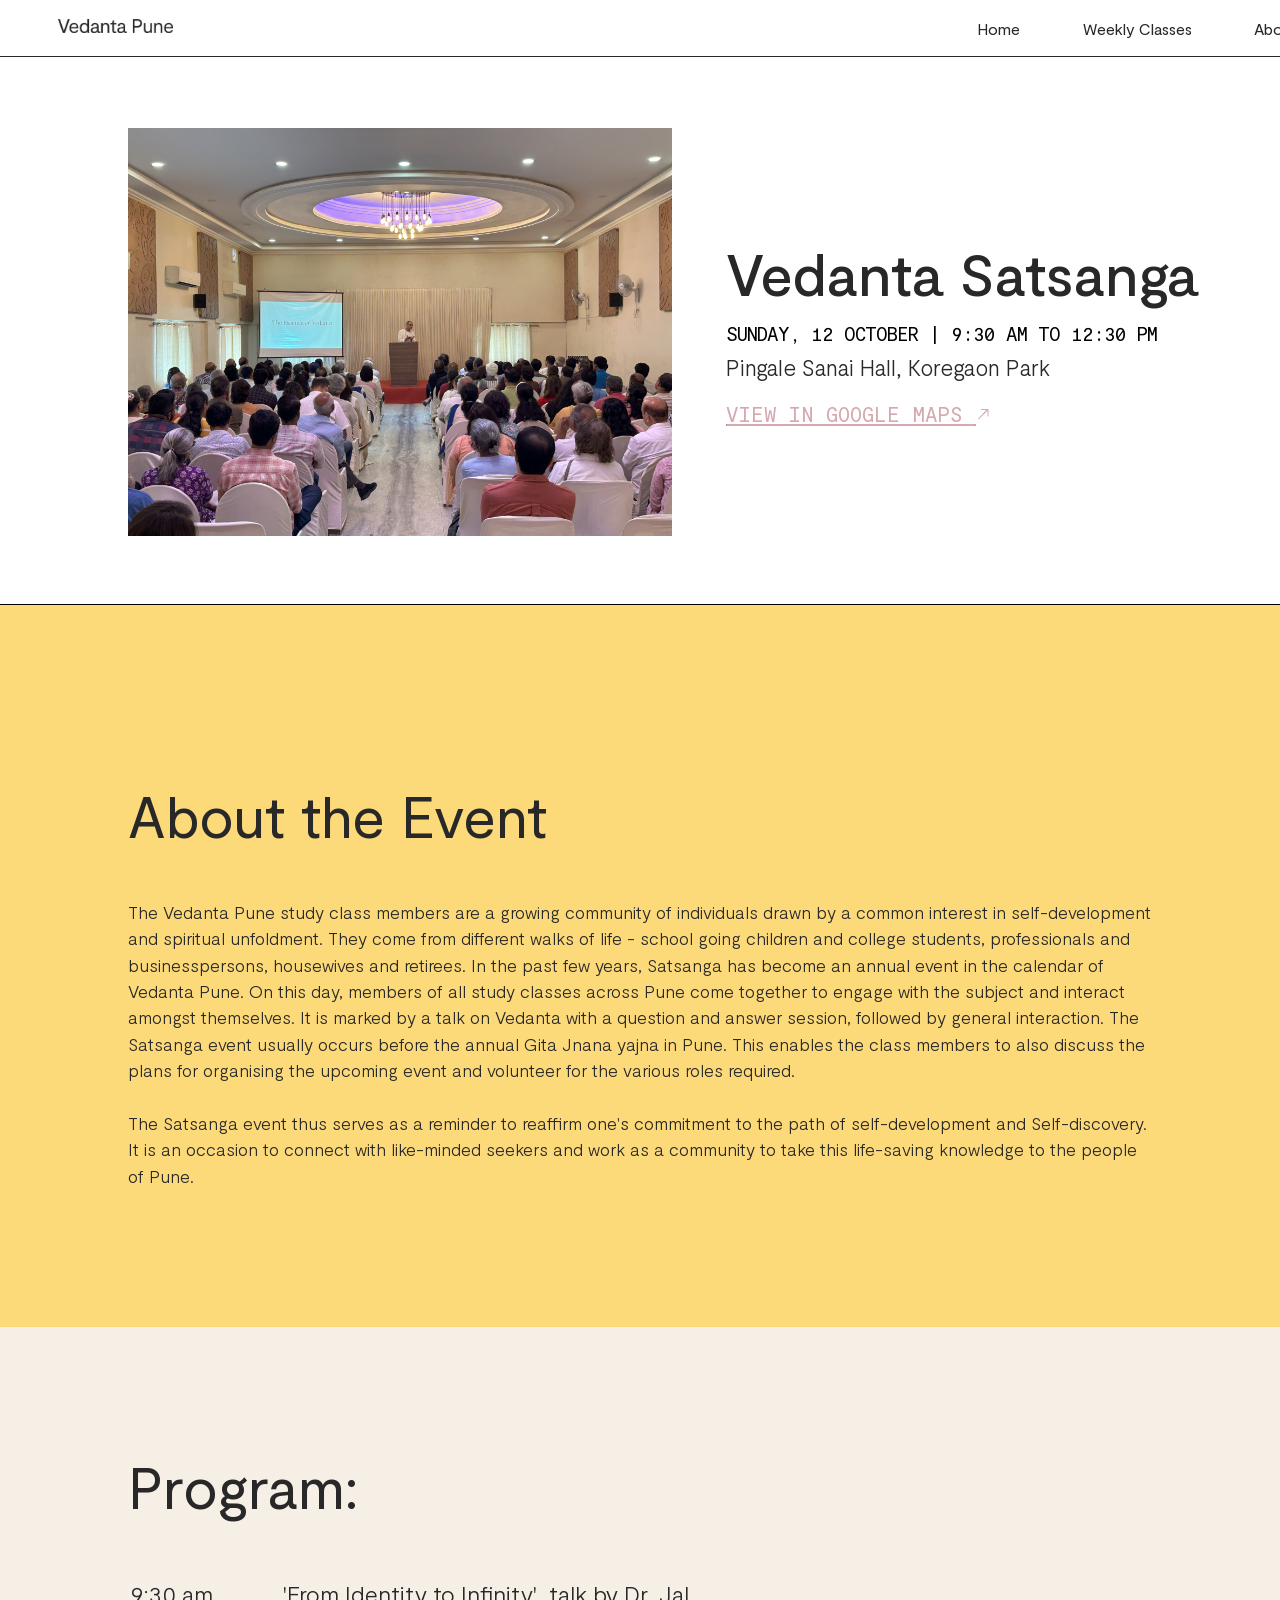
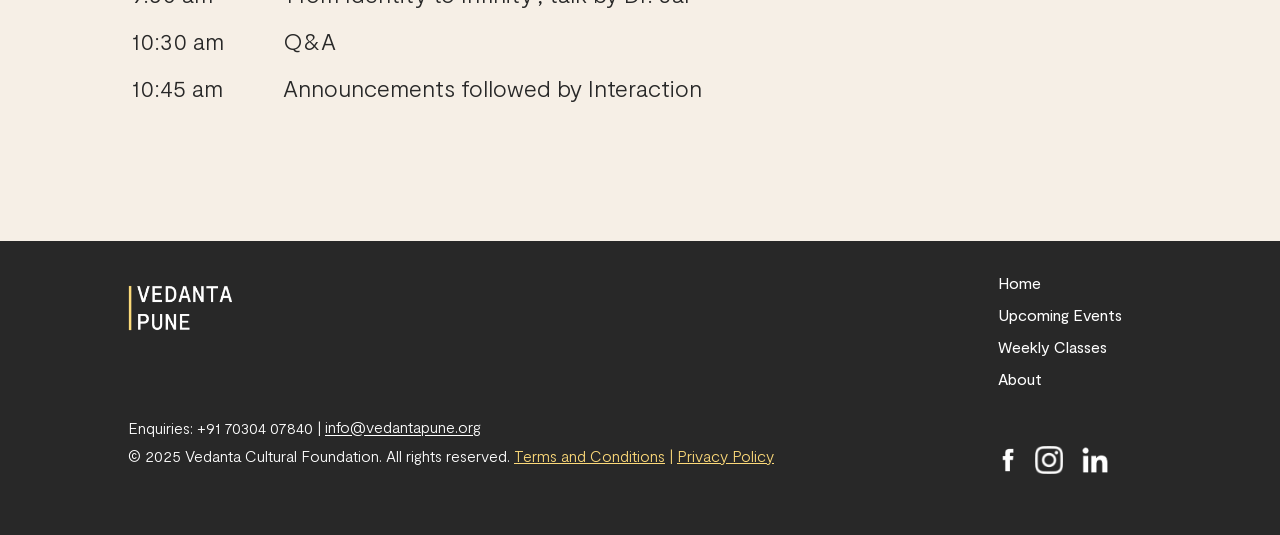
<file: satsanga.html>
<!DOCTYPE html>
<html>
   <meta name="description" content="Vedanta Satsanga">
   <meta property="og:url" content="https://vedantapune.org/satsanga">
   <meta property="og:type" content="website">
   <meta property="og:title" content="Vedanta Satsanga">
   <meta property="og:description" content="">
   <meta property="og:image" content="images/OG.png">
   <meta name="twitter:title" content="Vedanta Satsanga">
   <meta name="twitter:description" content="Vedanta Satsanga">
   <head>
      <meta charset="UTF-8">
      <meta name="viewport" content="width=device-width, initial-scale=1">
      <link rel="image_src" href="images/vp_wy.png"> 
      <link rel="icon" type="image/png" href="images/new/favicon.png"/>
      <link rel="stylesheet" href="styles/common.css">
      <link rel="stylesheet" href="styles/satsanga.css">
      <title>Vedanta Satsanga</title>
   </head>

   <body id="main-body">

     <div class="header desktop">
      <div class="row">
          <a href="/home.html" ><img class="vip" src="images/vp_b.png"></a>
          <div class="header-menu desktop" style="right: -5%;">
            <button class="header-btn"><a  href="/home.html"><span>Home</span></a></button>&nbsp;
            <button class="header-btn"><a  href="/weekly.html"><span>Weekly Classes</span></a></button>&nbsp;
            <button class="header-btn"><a  href="/about.html"><span>About</span></a></button>&nbsp;
          </div>
      </div>
    </div>
    <div class="mobile">
      <div class="mobile-navbar">
        <a href="/home.html" class="logo"><img src="images/vp_b.png"></a>
        <div class="hamburger" onclick="toggleMenu()">
          <div class="bar"></div>
          <div class="bar"></div>
          <div class="bar"></div>
        </div>
      </div>
      <div class="mobile-menu" id="mobileMenu">
        <div class="mobile-menu-header">
          <a href="/home.html" class="logo"><img src="images/vp_b.png"\></a>
          <div class="close-btn" onclick="toggleMenu()">×</div>
        </div>
        <a href="/home.html">Home</a>
        <a href="#">Upcoming Events</a>
        <a href="/weekly.html">Weekly Classes</a>
        <a href="/about.html">About</a>
      </div>
    </div>

    <div class="banner">
      <div class="row">
        <div class="w-50">
          <img class="" src="images/new/satsang.jpg">
        </div>
        <div class="w-50">
          <h1>Vedanta Satsanga</h1>
          <h4>SUNDAY, 12 OCTOBER | 9:30 AM TO 12:30 PM</h4>
          <p>Pingale Sanai Hall, Koregaon Park</p>
          <a href="https://maps.app.goo.gl/nDUJwKuhTe8Y1sDS6" target="_blank"><h2 style="text-decoration: underline;">VIEW IN GOOGLE MAPS <svg xmlns="http://www.w3.org/2000/svg" width="16" height="16" fill="#D6A9B0" viewBox="0 0 16 16"><path fill-rule="evenodd" d="M6 3.5a.5.5 0 0 1 .5-.5h6.5a.5.5 0 0 1 .5.5v6.5a.5.5 0 0 1-1 0V4.707L3.854 13.354a.5.5 0 1 1-.708-.708L11.293 4H6.5a.5.5 0 0 1-.5-.5z"/></svg></h2></a>
        </div>
      </div>
      
    </div>

    <div class="why-attend">
      <div class="yellow-bg">
        <h1 class="medium-heading">About the Event</h1>
        <p>The Vedanta Pune study class members are a growing community of individuals drawn by a common interest in self-development and spiritual unfoldment. They come from different walks of life - school going children and college students, professionals and businesspersons, housewives and retirees. In the past few years, Satsanga has become an annual event in the calendar of Vedanta Pune. On this day, members of all study classes across Pune come together to engage with the subject and interact amongst themselves. It is marked by a talk on Vedanta with a question and answer session, followed by general interaction. The Satsanga event usually occurs before the annual Gita Jnana yajna in Pune. This enables the class members to also discuss the plans for organising the upcoming event and volunteer for the various roles required.<br><br>The Satsanga event thus serves as a reminder to reaffirm one's commitment to the path of self-development and Self-discovery. It is an occasion to connect with like-minded seekers and work as a community to take this life-saving knowledge to the people of Pune.</p> 
      </div>
    </div>

    <div class="speaker">
      <h1 class="medium-heading">Program:</h1>
      <table>
        <tr>
          <td class="time">9:30 am</td>
          <td>'From Identity to Infinity', talk by Dr. Jal</td>
        </tr>
        <tr>
          <td class="time">10:30 am</td>
          <td>Q&amp;A</td>
        </tr>
        <tr>
          <td class="time">10:45 am</td>
          <td>Announcements followed by Interaction</td>
        </tr>
      </table>
    </div>

    <div class="footer desktop">
      <div class="row">
        <div class="w-80">
          <a href="/home.html" ><img class="vip" src="images/vp_wy.png"></a><br>
          <p>Enquiries: +91 70304 07840 | <a href="mailto:info@vedantapune.org" class="email">info@vedantapune.org</a></p>
          <p>© 2025 Vedanta Cultural Foundation. All rights reserved. <br class="mobile"><a href="/terms-conditions.html" target="_blank" style="font-family:mont-light;">Terms and Conditions</a><span style="color: #FCD979;"> | </span><a href="/privacy-policy.html" target="_blank" style="font-family:mont-light;">Privacy Policy</a></p>
        </div>
        <div class="w-20 social">
          <a href="/home.html">Home</a><br>
          <a href="#">Upcoming Events</a><br>
          <a href="/weekly.html">Weekly Classes</a><br>
          <a href="/about.html">About</a><br><br>
          <a href="https://www.facebook.com/VedantaInstitutePune"  class="fb" target="_blank"><img src="images/fb.png" alt="Facebook Vedanta Pune"></a>
          <a href="https://www.instagram.com/vedantapune/"  class="fb" target="_blank"><img src="images/insta.png" alt="Instagram Vedanta Pune"></a>
          <a href="https://www.linkedin.com/company/vedanta-pune/"class="fb" target="_blank" style="margin-inline-start: 0%;"><img src="images/linkedin.png" alt="Instagram Vedanta Pune"></a>
        </div>
      </div>
    </div>
    <div class="footer mobile">
      <div class="row">
        <div class="w-40">
          <a href="/home.html" ><img class="vip" src="images/vp_wy.png"></a>
        </div>
        <div class="w-10"></div>
        <div class="w-40">
          <a href="/home.html">Home</a><br><br>
          <a href="#">Upcoming Events</a><br><br>
          <a href="/weekly.html">Weekly Classes</a><br><br>
          <a href="/about.html">About</a><br><br>
          <div class="social row">
            <a href="https://www.facebook.com/VedantaInstitutePune"  class="fb" target="_blank"><img src="images/fb.png" alt="Facebook Vedanta Pune"></a>
            <a href="https://www.instagram.com/vedantapune/"  class="fb" target="_blank"><img src="images/insta.png" alt="Instagram Vedanta Pune"></a>
            <a href="https://www.linkedin.com/company/vedanta-pune/"class="fb" target="_blank" style="margin-inline-start: 0%;"><img src="images/linkedin.png" alt="Instagram Vedanta Pune"></a>
          </div>
        </div>
      </div>
      <p>Enquiries: +91 70304 07840 | <a href="mailto:info@vedantapune.org" class="email">info@vedantapune.org</a></p>
      <p>© 2025 Vedanta Cultural Foundation. All rights reserved. <br class="mobile"><a href="/terms-conditions.html" target="_blank" style="font-family:mont-light;">Terms and Conditions</a><span style="color: #FCD979;"> | </span><a href="/privacy-policy.html" target="_blank" style="font-family:mont-light;">Privacy Policy</a></p>
    </div>

    <!-- <script src="js/common.js"></script> -->
   </body>
</html>
</file>
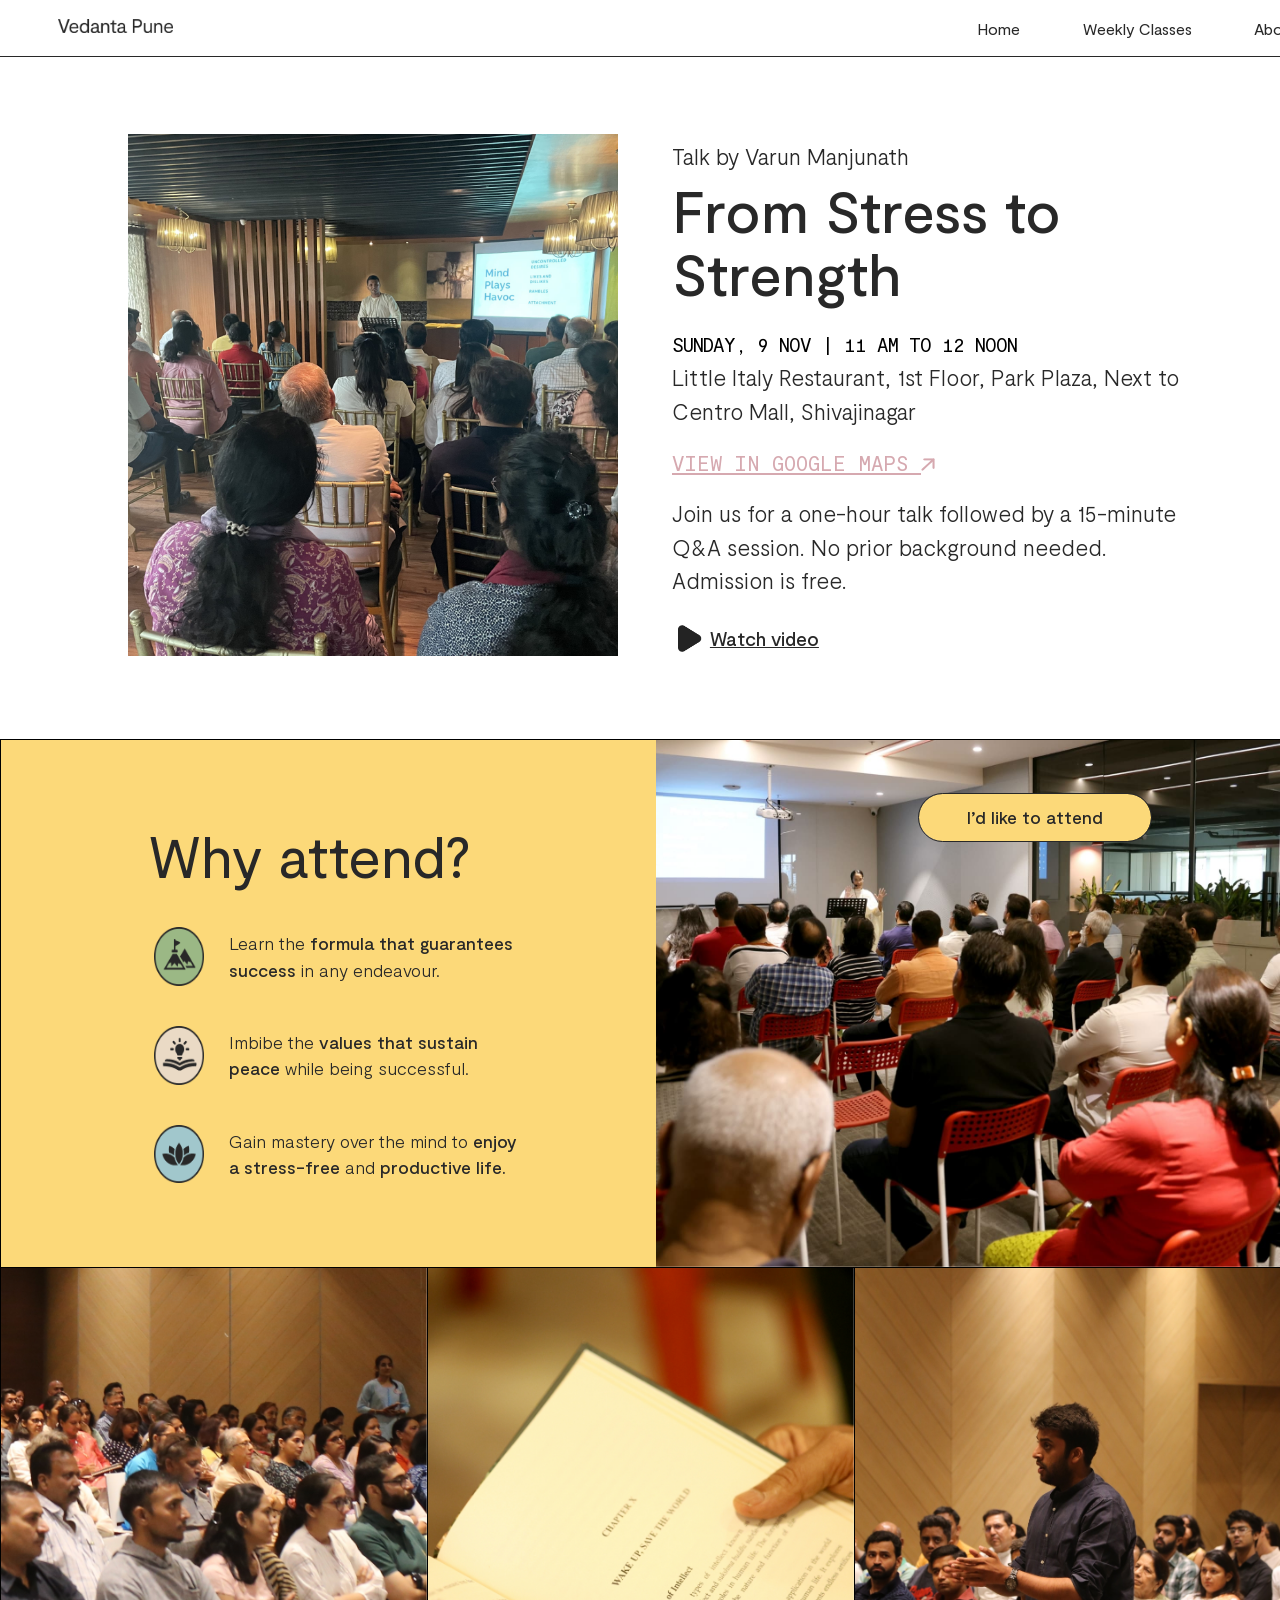
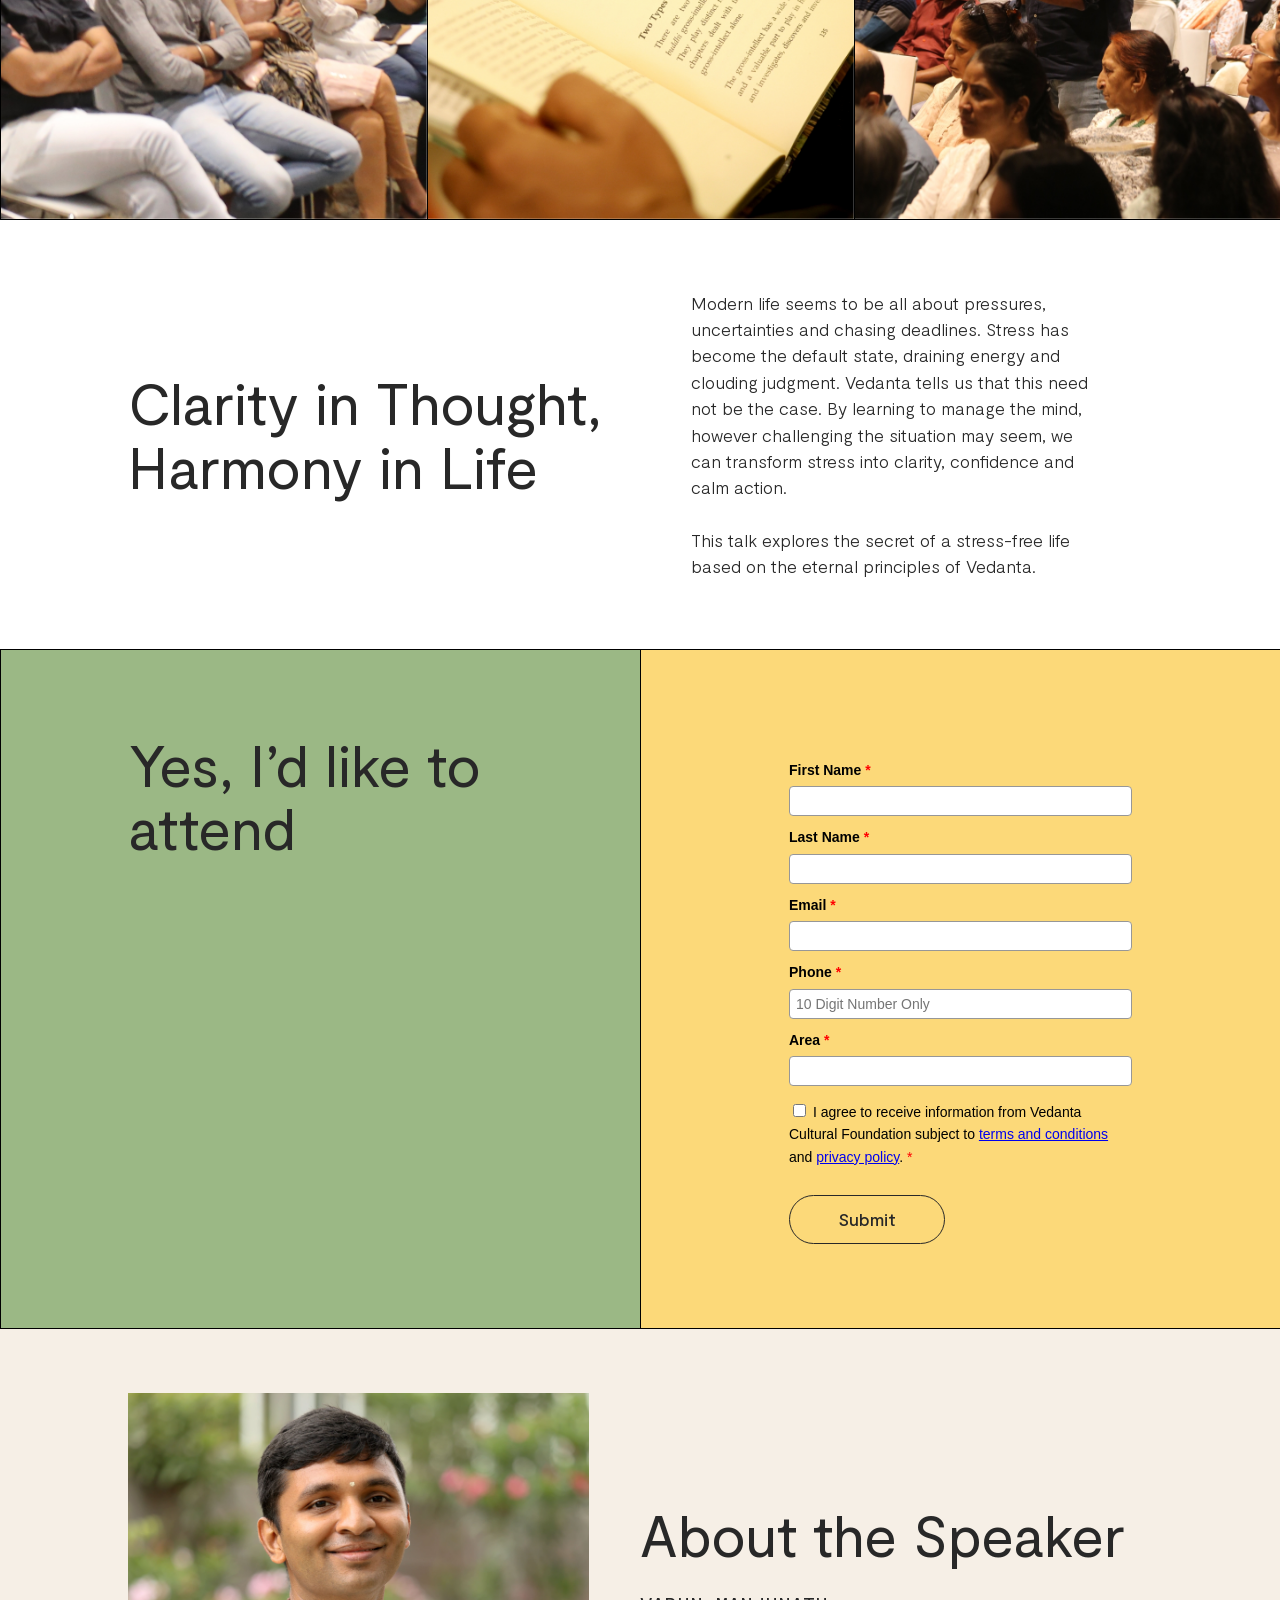
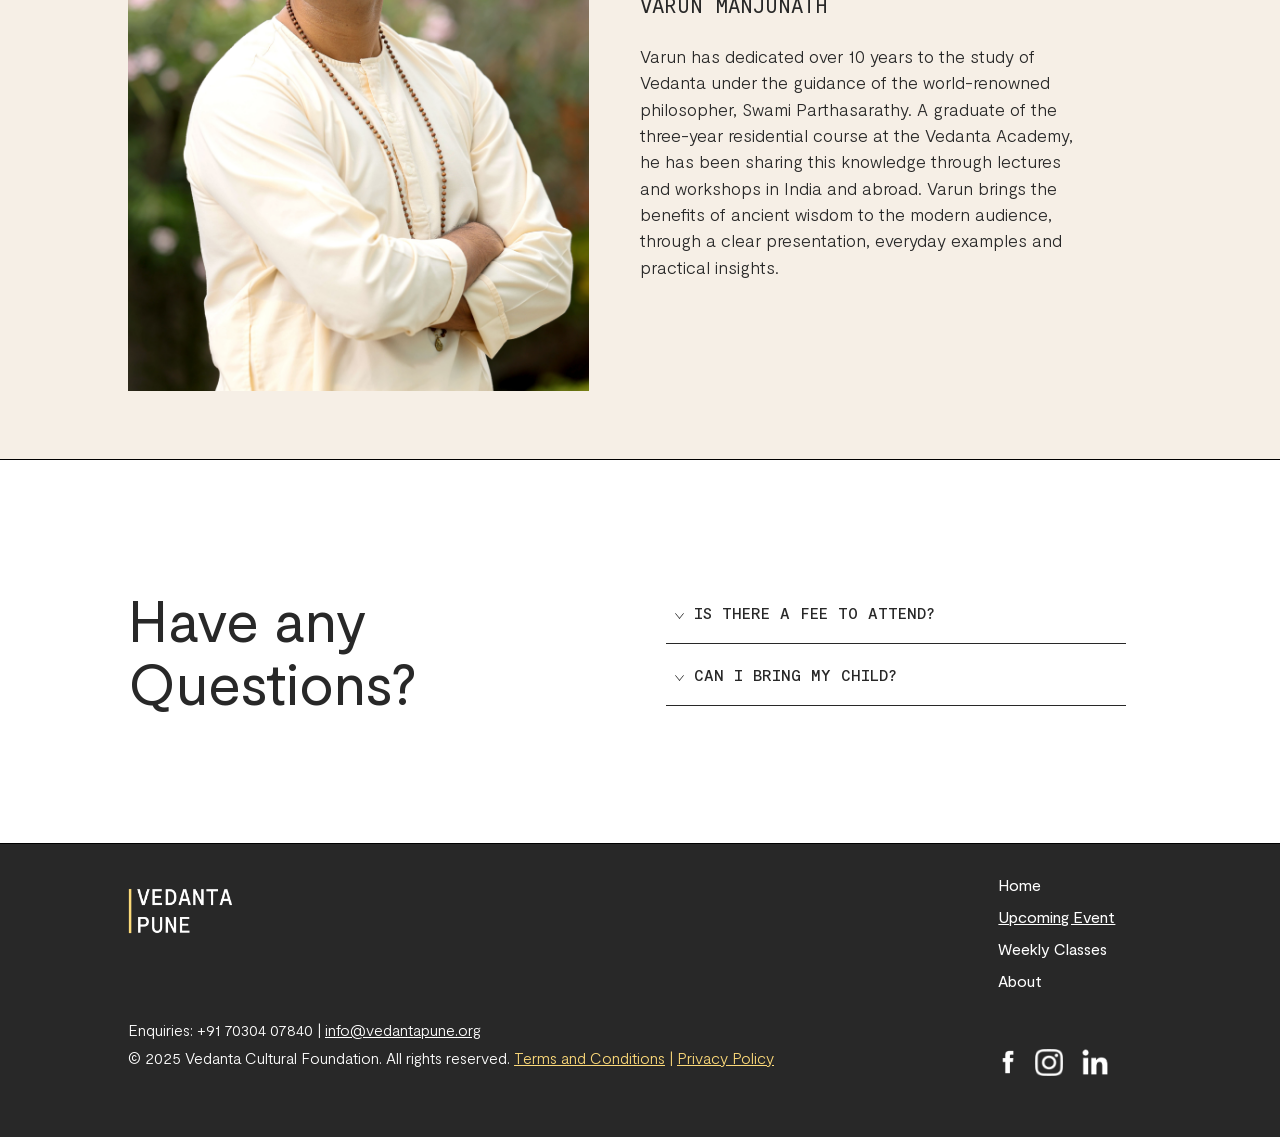
<file: strength.html>
<!DOCTYPE html>
<html>
   <meta name="description" content="Upcoming Event | Vedanta Pune">
   <meta property="og:url" content="https://vedantapune.org/strength">
   <meta property="og:type" content="website">
   <meta property="og:title" content="Upcoming Event | Vedanta Pune">
   <meta property="og:description" content="">
   <meta property="og:image" content="images/OG.png">
   <meta name="twitter:title" content="Upcoming Event | Vedanta Pune">
   <meta name="twitter:description" content="Upcoming Event | Vedanta Pune">
   <head>
      <meta charset="UTF-8">
      <meta name="viewport" content="width=device-width, initial-scale=1">
      <link rel="image_src" href="images/OG.png"> 
      <link rel="icon" type="image/png" href="images/new/favicon.png"/>
      <link rel="stylesheet" href="styles/common.css">
      <link rel="stylesheet" href="styles/upcoming.css">
      <title>Upcoming Event</title>

      <!-- Facebook Pixel Code --> 
      <script>
         !function(f,b,e,v,n,t, s)
         {if (f.fbq) return; n=f.fbq=function () {n. callMethod?
         n.callMethod. apply (n,arguments) : n. queue. push (arguments) }; if(!f._fbq)f._fbq=n;n.push=n;n. loaded=!0;n.version= '2.0';
         n.queue= [];t=b.createElement (e);t.async=!0; t.src=v;s=b.getElementsByTagName(e)[0];
         s.parentNode. insertBefore(t, s) } (window, document, 'script',
         'https://connect. facebook.net/en_US/fbevents.js');
         fbq('init', '136435063787863');
         fbq('track', 'PageView');
      </script>
      <noscript><img height="1" width="f" src="https://www.facebook.com/tr?id=136435063787863&ev=PageView&noscript=1"/></noscript>
      <!-- End Facebook Pixel Code -->
   </head>

   <body id="main-body">
     <div class="header desktop">
      <div class="row">
          <a href="/home.html" ><img class="vip" src="images/vp_b.png"></a>
          <div class="header-menu desktop" style="right: -5%;">
            <button class="header-btn"><a  href="/home.html"><span>Home</span></a></button>&nbsp;
            <button class="header-btn"><a  href="/weekly.html"><span>Weekly Classes</span></a></button>&nbsp;
            <button class="header-btn"><a  href="/about.html"><span>About</span></a></button>&nbsp;
          </div>
      </div>
    </div>
    <div class="mobile">
      <div class="mobile-navbar">
        <a href="/home.html" class="logo"><img src="images/vp_b.png"></a>
        <div class="hamburger" onclick="toggleMenu()">
          <div class="bar"></div>
          <div class="bar"></div>
          <div class="bar"></div>
        </div>
      </div>
      <div class="mobile-menu" id="mobileMenu">
        <div class="mobile-menu-header">
          <a href="/home.html" class="logo"><img src="images/vp_b.png"\></a>
          <div class="close-btn" onclick="toggleMenu()">×</div>
        </div>
        <a href="/home.html">Home</a>
        <a href="#">Upcoming Event</a>
        <a href="/weekly.html">Weekly Classes</a>
        <a href="/about.html">About</a>
      </div>
    </div>

    <div class="banner">
      <div class="row-rev-col">
        <div class="w-50">
          <img src="images/new/upcoming-talk/banner2.jpg" class="banner-image sash">
        </div>
        <div class="w-50">
          <p>Talk by Varun Manjunath</p>
          <h1>From Stress to Strength</h1>
          <h4>SUNDAY, 9 NOV | 11 AM TO 12 NOON</h4>
          <p>Little Italy Restaurant, 1st Floor, Park Plaza, Next to Centro Mall, Shivajinagar</p>
          <a href="https://maps.app.goo.gl/G2fgQzmq8GUk6FaX8" target="_blank"><h2 style="text-decoration: underline;">VIEW IN GOOGLE MAPS <img src="images/new/pink.png" class="arrow"></h2></a>
          <p>Join us for a one-hour talk followed by a 15-minute Q&A session. No prior background needed.<br>Admission is free.</p><br>
          <button class="btn-text" id="playButton" data-video="https://www.youtube.com/embed/ZOBN-Net3qI"><img src="images/new/play.png" class="play"> Watch video</button>
        </div>
        <a href="#reg-form" class="attend-link"><button class="btn-yellow" id="attend-btn">I’d like to attend</button></a>
      </div>
    </div>

    <div class="why-attend">
      <div class="row">
        <div class="yellow-bg">
          <h1 class="medium-heading">Why attend?</h1>
          <div class="row-row">
            <div class="w-25">
              <img src="images/new/upcoming-talk/1.png">
            </div>
            <div class="w-75">
              <p>Learn the <span class="bold">formula that guarantees success</span> in any endeavour.</p>
            </div>
          </div>
          <div class="row-row">
            <div class="w-25">
              <img src="images/new/upcoming-talk/2.png">
            </div>
            <div class="w-75">
              <p>Imbibe the <span class="bold">values that sustain peace</span> while being successful.</p>
            </div>
          </div>
          <div class="row-row">
            <div class="w-25">
              <img src="images/new/upcoming-talk/3.png">
            </div>
            <div class="w-75">
              <p>Gain mastery over the mind to <span class="bold">enjoy a stress-free</span> and <span class="bold">productive life.</span></p>
            </div>
          </div>
        </div>
        <div class="w-50">
          <img src="images/new/upcoming-talk/why.jpg">
        </div>
      </div>
    </div>

    <div class="talk-images desktop">
      <div class="row">
        <img src="images/new/upcoming-talk/class1.jpg">
        <img src="images/new/upcoming-talk/class2.jpg">
        <img src="images/new/upcoming-talk/class3.jpg">
      </div>
    </div>
    <div class="talk-images mobile">
      <div class="row-row">
        <div class="beige-bg"></div>
        <div class="w-50">
          <img src="images/new/upcoming-talk/class1.jpg">
        </div>
      </div>
      <div class="row-row">
        <div class="w-50">
          <img src="images/new/upcoming-talk/class2.jpg">
        </div>
        <div class="beige-bg"></div>
        
      </div>
      <div class="row-row">
        <div class="beige-bg"></div>
        <div class="w-50">
          <img src="images/new/upcoming-talk/class3.jpg">
        </div>
      </div>
    </div>
    <div class="clarity-exc">
      <div class="row">
        <div class="w-50">
          <h1 class="medium-heading">Clarity in Thought,<br>Harmony in Life</h1>
        </div>
        <div class="w-50">
          <p>Modern life seems to be all about pressures, uncertainties and chasing deadlines. Stress has become the default state, draining energy and clouding judgment.  Vedanta tells us that this need not be the case. By learning to manage the mind, however challenging the situation may seem, we can transform stress into clarity, confidence and calm action.<br><br>This talk explores the secret of a stress-free life based on the eternal principles of Vedanta.</p>
        </div>
      </div>
    </div>

    <div class="register" id="reg-form">
      <div class="row">
        <div class="green-bg">
          <h1 class="medium-heading">Yes, I’d like to attend</h1>
        </div>
        <div class="yellow-bg">
          
          <style>@import url(https://fonts.bunny.net/css?family=ibm-plex-sans:400,600);</style>
          <style>
          #_form_241_{font-size:14px;line-height:1.6;font-family:arial, helvetica, sans-serif;margin:0}#_form_241_ *{outline:0}._form_hide{display:none;visibility:hidden}._form_show{display:block;visibility:visible}#_form_241_._form-top{top:0}#_form_241_._form-bottom{bottom:0}#_form_241_._form-left{left:0}#_form_241_._form-right{right:0}#_form_241_ input[type="text"],#_form_241_ input[type="tel"],#_form_241_ input[type="date"],#_form_241_ textarea{padding:6px;height:auto;border:#979797 1px solid;border-radius:4px;color:#000 !important;font-size:14px;-webkit-box-sizing:border-box;-moz-box-sizing:border-box;box-sizing:border-box}#_form_241_ textarea{resize:none}
          #_form_241_ ._submit{-webkit-appearance:none;cursor:pointer;}
          #_form_241_ ._submit:disabled{cursor:not-allowed;opacity:0.4}#_form_241_ ._submit.processing{position:relative}#_form_241_ ._submit.processing::before{content:"";width:1em;height:1em;position:absolute;z-index:1;top:50%;left:50%;border:double 3px transparent;border-radius:50%;background-image:linear-gradient(#994992, #994992), conic-gradient(#994992, #FFFFFF);background-origin:border-box;background-clip:content-box, border-box;animation:1200ms ease 0s infinite normal none running _spin}#_form_241_ ._submit.processing::after{content:"";position:absolute;top:0;bottom:0;left:0;right:0;background:#994992 !important;border:0 !important;-moz-border-radius:4px !important;-webkit-border-radius:4px !important;border-radius:4px !important;color:#FFFFFF !important;padding:10px !important}@keyframes _spin{0%{transform:translate(-50%, -50%) rotate(90deg)}100%{transform:translate(-50%, -50%) rotate(450deg)}}#_form_241_ ._close-icon{cursor:pointer;background-image:url("https://d226aj4ao1t61q.cloudfront.net/esfkyjh1u_forms-close-dark.png");background-repeat:no-repeat;background-size:14.2px 14.2px;position:absolute;display:block;top:11px;right:9px;overflow:hidden;width:16.2px;height:16.2px}#_form_241_ ._close-icon:before{position:relative}#_form_241_ ._form-body{margin-bottom:30px}#_form_241_ ._form-image-left{width:150px;float:left}#_form_241_ ._form-content-right{margin-left:164px}#_form_241_ ._form-branding{color:#fff;font-size:10px;clear:both;text-align:left;margin-top:30px;font-weight:100}#_form_241_ ._form-branding ._logo{display:block;width:130px;height:14px;margin-top:6px;background-image:url("https://d226aj4ao1t61q.cloudfront.net/hh9ujqgv5_aclogo_li.png");background-size:130px auto;background-repeat:no-repeat}#_form_241_ .form-sr-only{position:absolute;width:1px;height:1px;padding:0;margin:-1px;overflow:hidden;clip:rect(0, 0, 0, 0);border:0}#_form_241_ ._form-label,#_form_241_ ._form_element ._form-label{font-weight:bold;margin-bottom:5px;display:block}#_form_241_._dark ._form-branding{color:#333}#_form_241_._dark ._form-branding ._logo{background-image:url("https://d226aj4ao1t61q.cloudfront.net/jftq2c8s_aclogo_dk.png")}#_form_241_ ._form_element{position:relative;margin-bottom:10px;font-size:0;max-width:100%}#_form_241_ ._form_element *{font-size:14px}#_form_241_ ._form_element._clear{clear:both;width:100%;float:none}#_form_241_ ._form_element._clear:after{clear:left}#_form_241_ ._form_element input[type="text"],#_form_241_ ._form_element input[type="date"],#_form_241_ ._form_element select,#_form_241_ ._form_element textarea:not(.g-recaptcha-response){display:block;width:100%;-webkit-box-sizing:border-box;-moz-box-sizing:border-box;box-sizing:border-box;font-family:inherit}#_form_241_ ._field-wrapper{position:relative}#_form_241_ ._inline-style{float:left}#_form_241_ ._inline-style input[type="text"]{width:150px}#_form_241_ ._inline-style:not(._clear){margin-right:20px}#_form_241_ ._form_element img._form-image{max-width:100%}#_form_241_ ._form_element ._form-fieldset{border:0;padding:0.01em 0 0 0;margin:0;min-width:0}#_form_241_ ._clear-element{clear:left}#_form_241_ ._full_width{width:100%}#_form_241_ ._form_full_field{display:block;width:100%;margin-bottom:10px}#_form_241_ input[type="text"]._has_error,#_form_241_ textarea._has_error{border:#F37C7B 1px solid}#_form_241_ input[type="checkbox"]._has_error{outline:#F37C7B 1px solid}#_form_241_ ._show_be_error{float:left}#_form_241_ ._error{display:block;position:absolute;font-size:14px;z-index:10000001}#_form_241_ ._error._above{padding-bottom:4px;bottom:39px;right:0}#_form_241_ ._error._below{padding-top:8px;top:100%;right:0}#_form_241_ ._error._above ._error-arrow{bottom:-4px;right:15px;border-left:8px solid transparent;border-right:8px solid transparent;border-top:8px solid #FFDDDD}#_form_241_ ._error._below ._error-arrow{top:0;right:15px;border-left:8px solid transparent;border-right:8px solid transparent;border-bottom:8px solid #FFDDDD}#_form_241_ ._error-inner{padding:12px 12px 12px 36px;background-color:#FFDDDD;background-image:url("data:image/svg+xml,%3Csvg width='16' height='16' viewBox='0 0 16 16' fill='none' xmlns='http://www.w3.org/2000/svg'%3E%3Cpath fill-rule='evenodd' clip-rule='evenodd' d='M16 8C16 12.4183 12.4183 16 8 16C3.58172 16 0 12.4183 0 8C0 3.58172 3.58172 0 8 0C12.4183 0 16 3.58172 16 8ZM9 3V9H7V3H9ZM9 13V11H7V13H9Z' fill='%23CA0000'/%3E%3C/svg%3E");background-repeat:no-repeat;background-position:12px center;font-size:14px;font-family:arial, sans-serif;font-weight:600;line-height:16px;color:#000;text-align:center;text-decoration:none;-webkit-border-radius:4px;-moz-border-radius:4px;border-radius:4px;box-shadow:0 1px 4px rgba(31, 33, 41, 0.298295)}@media only screen and (max-width:319px){#_form_241_ ._error-inner{padding:7px 7px 7px 25px;font-size:12px;line-height:12px;background-position:4px center;max-width:100px;white-space:nowrap;overflow:hidden;text-overflow:ellipsis}}#_form_241_ ._error-inner._form_error{margin-bottom:5px;text-align:left}#_form_241_ ._button-wrapper ._error-inner._form_error{position:static}#_form_241_ ._error-inner._no_arrow{margin-bottom:10px}#_form_241_ ._error-arrow{position:absolute;width:0;height:0}#_form_241_ ._error-html{margin-bottom:10px}.pika-single{z-index:10000001 !important}#_form_241_ input[type="text"].datetime_date{width:69%;display:inline}#_form_241_ select.datetime_time{width:29%;display:inline;height:32px}#_form_241_ input[type="date"].datetime_date{width:69%;display:inline-flex}#_form_241_ input[type="time"].datetime_time{width:29%;display:inline-flex}@media (min-width:320px) and (max-width:667px){::-webkit-scrollbar{display:none}#_form_241_{margin:0;width:100%;min-width:100%;max-width:100%;box-sizing:border-box}#_form_241_ *{-webkit-box-sizing:border-box;-moz-box-sizing:border-box;box-sizing:border-box;font-size:1em}#_form_241_ ._form-content{margin:0;width:100%}#_form_241_ ._form-inner{display:block;min-width:100%}#_form_241_ ._form-title,#_form_241_ ._inline-style{margin-top:0;margin-right:0;margin-left:0}#_form_241_ ._form-title{font-size:1.2em}#_form_241_ ._form_element{margin:0 0 20px;padding:0;width:100%}#_form_241_ ._form-element,#_form_241_ ._inline-style,#_form_241_ input[type="text"],#_form_241_ label,#_form_241_ p,#_form_241_ textarea:not(.g-recaptcha-response){float:none;display:block;width:100%}#_form_241_ ._row._checkbox-radio label{display:inline}#_form_241_ ._row,#_form_241_ p,#_form_241_ label{margin-bottom:0.7em;width:100%}#_form_241_ ._row input[type="checkbox"],#_form_241_ ._row input[type="radio"]{margin:0 !important;vertical-align:middle !important}#_form_241_ ._row input[type="checkbox"]+span label{display:inline}#_form_241_ ._row span label{margin:0 !important;width:initial !important;vertical-align:middle !important}#_form_241_ ._form-image{max-width:100%;height:auto !important}#_form_241_ input[type="text"]{padding-left:10px;padding-right:10px;font-size:16px;line-height:1.3em;-webkit-appearance:none}#_form_241_ input[type="radio"],#_form_241_ input[type="checkbox"]{display:inline-block;width:1.3em;height:1.3em;font-size:1em;margin:0 0.3em 0 0;vertical-align:baseline}#_form_241_ button[type="submit"]{padding:20px;font-size:1.5em}#_form_241_ ._inline-style{margin:20px 0 0 !important}#_form_241_ ._inline-style input[type="text"]{width:100%}}#_form_241_ .sms_consent_checkbox{position:relative;width:100%;display:flex;align-items:flex-start;padding:20px 0}#_form_241_ .sms_consent_checkbox input[type="checkbox"]{float:left;margin:5px 10px 10px 0}#_form_241_ .sms_consent_checkbox .sms_consent_message{display:inline;float:left;text-align:left;margin-bottom:10px;font-size:14px;color:#7D8799}#_form_241_ .sms_consent_checkbox .sms_consent_message.sms_consent_mini{width:90%}#_form_241_ .sms_consent_checkbox ._error._above{right:auto;bottom:0}#_form_241_ .sms_consent_checkbox ._error._above ._error-arrow{right:auto;left:5px}@media (min-width:320px) and (max-width:667px){#_form_241_ .sms_consent_checkbox ._error._above{top:-30px;left:0;bottom:auto}}#_form_241_ .field-required{color:#FF0000}
            #_form_241_{position:relative;text-align:left;margin:25px auto 0;padding-top:20px;padding-right:20px;padding-bottom:20px;padding-left:20px;-webkit-box-sizing:border-box;-moz-box-sizing:border-box;box-sizing:border-box;background:transparent; !important;border:0;max-width:500px;-moz-border-radius:0px !important;-webkit-border-radius:0px !important;border-radius:0px !important;color:#000000}#_form_241_ ._show_be_error{min-width:100%}#_form_241_._inline-form,#_form_241_._inline-form ._form-content{font-family:"IBM Plex Sans", Helvetica, sans-serif}#_form_241_._inline-form ._row span:not(.field-required),#_form_241_._inline-form ._row label{font-family:"IBM Plex Sans", Helvetica, sans-serif;font-size:14px;font-weight:400;line-height:1.6em}#_form_241__inlineform input[type="text"],#_form_241__inlineform input[type="date"],#_form_241__inlineform input[type="tel"],#_form_241__inlineform select,#_form_241__inlineform textarea:not(.g-recaptcha-response){font-family:"IBM Plex Sans", Helvetica, sans-serif;font-size:14px;font-weight:400;font-color:#000000;line-height:1.6em}#_form_241_._inline-form ._html-code *:not(h1, h2, h3, h4, h5, h6),#_form_241_._inline-form .sms_consent_message,#_form_241_._inline-form ._form-thank-you{font-family:"IBM Plex Sans", Helvetica, sans-serif}#_form_241_._inline-form ._form-label,#_form_241_._inline-form ._form-emailidentifier,#_form_241_._inline-form ._form-checkbox-option-label{font-family:"IBM Plex Sans", Helvetica, sans-serif;font-size:14px;font-weight:700;line-height:1.6em}
            #_form_241_._inline-form ._submit{}#_form_241_._inline-form ._html-code h1,#_form_241_._inline-form ._html-code h2,#_form_241_._inline-form ._html-code h3,#_form_241_._inline-form ._html-code h4,#_form_241_._inline-form ._html-code h5,#_form_241_._inline-form ._html-code h6,#_form_241_._inline-form ._form-title{font-size:22px;line-height:normal;font-weight:600;margin-bottom:0;display:block}#_form_241_._inline-form ._form-branding{font-family:"IBM Plex Sans", Helvetica, sans-serif;font-size:13px;font-weight:100;font-style:normal;text-decoration:none}#_form_241_:before,#_form_241_:after{content:" ";display:table}#_form_241_:after{clear:both}#_form_241_._inline-style{width:auto;display:inline-block}#_form_241_._inline-style input[type="text"],#_form_241_._inline-style input[type="date"]{padding:10px 12px}#_form_241_._inline-style button._inline-style{position:relative;top:27px}#_form_241_._inline-style p{margin:0}#_form_241_._inline-style ._button-wrapper{position:relative;margin:16px 12.5px 0 20px}#_form_241_ ._form-thank-you{position:relative;left:0;right:0;text-align:center;font-size:18px}#_form_241_ ._form-pc-confirmation ._submit{margin-top:16px}@media (min-width:320px) and (max-width:667px){#_form_241_._inline-form._inline-style ._inline-style._button-wrapper{margin-top:20px !important;margin-left:0 !important}}#_form_241_ .iti{width:100%}#_form_241_ .iti.iti--allow-dropdown.iti--separate-dial-code{width:100%}#_form_241_ .iti input{width:100%;border:#979797 1px solid;border-radius:4px}#_form_241_ .iti--separate-dial-code .iti__selected-flag{background-color:#FFFFFF;border-radius:4px}#_form_241_ .iti--separate-dial-code .iti__selected-flag:hover{background-color:rgba(0, 0, 0, 0.05)}#_form_241_ .iti__country-list{border-radius:4px;margin-top:4px;min-width:460px}#_form_241_ .iti__country-list--dropup{margin-bottom:4px}#_form_241_ .phone-error-hidden{display:none}#_form_241_ .phone-error{color:#E40E49}#_form_241_ .phone-input-error{border:1px solid #E40E49 !important}#_form_241_._inline-form ._form-content ._form-list-subscriptions-field fieldset{margin:0;margin-bottom:1.1428571429em;border:none;padding:0}#_form_241_._inline-form ._form-content ._form-list-subscriptions-field fieldset:last-child{margin-bottom:0}#_form_241_._inline-form ._form-content ._form-list-subscriptions-field legend{margin-bottom:1.1428571429em}#_form_241_._inline-form ._form-content ._form-list-subscriptions-field label{display:flex;align-items:flex-start;justify-content:flex-start;margin-bottom:0.8571428571em}#_form_241_._inline-form ._form-content ._form-list-subscriptions-field label:last-child{margin-bottom:0}#_form_241_._inline-form ._form-content ._form-list-subscriptions-field input{margin:0;margin-right:8px}#_form_241_._inline-form ._form-content ._form-list-subscriptions-field ._form-checkbox-option-label{display:block;font-weight:400;margin-top:-4px}#_form_241_._inline-form ._form-content ._form-list-subscriptions-field ._form-checkbox-option-label-with-description{display:block;font-weight:700;margin-top:-4px}#_form_241_._inline-form ._form-content ._form-list-subscriptions-field ._form-checkbox-option-description{margin:0;font-size:0.8571428571em}#_form_241_._inline-form ._form-content ._form-list-subscriptions-field ._form-subscriptions-unsubscribe-all-description{line-height:normal;margin-top:-2px}
          </style>
          <form method="POST" action="https://vcf.activehosted.com/proc.php" id="_form_241_" class="_form _form_241 _inline-form  _dark" novalidate data-styles-version="5">
            <input type="hidden" name="u" value="241" />
            <input type="hidden" name="f" value="241" />
            <input type="hidden" name="s" />
            <input type="hidden" name="c" value="0" />
            <input type="hidden" name="m" value="0" />
            <input type="hidden" name="act" value="sub" />
            <input type="hidden" name="v" value="2" />
            <input type="hidden" name="or" value="f2629d432b487a72d2f31bc78a1e3c53" />
            <div class="_form-content">
              <div class="_form_element _x25136723 _full_width " >
                <label for="firstname" class="_form-label">
                  First Name<span class="field-required">
                  *
                </span>
              </label>
              <div class="_field-wrapper">
                <input type="text" id="firstname" name="firstname" placeholder="" required/>
              </div>
            </div>
            <div class="_form_element _x36968363 _full_width " >
              <label for="lastname" class="_form-label">
                Last Name<span class="field-required">
                *
              </span>
            </label>
            <div class="_field-wrapper">
              <input type="text" id="lastname" name="lastname" placeholder="" required/>
            </div>
          </div>
          <div class="_form_element _x23781221 _full_width " >
            <label for="email" class="_form-label">
              Email<span class="field-required">
              *
            </span>
          </label>
          <div class="_field-wrapper">
            <input type="text" id="email" name="email" placeholder="" required/>
          </div>
          </div>
          <div class="_form_element _x09298713 _full_width " >
          <label for="phone" class="_form-label">
            Phone<span class="field-required">
            *
          </span>
          </label>
          <div class="_field-wrapper">
          <input type="text" id="phone" name="phone" placeholder="10 Digit Number Only" required/>
          </div>
          </div>
          <div class="_form_element _x09309278 _full_width " >
          <label for="field[46]" class="_form-label">
          Area<span class="field-required">
          *
          </span>
          </label>
          <div class="_field-wrapper">
          <input type="text" id="field[46]" name="field[46]" value="" placeholder="" required/>
          </div>
          </div>
          <div class="_form_element _x88729890 _full_width " >
          <input type="hidden" name="field[69]" value="91" />
          </div>
          <div class="_form_element _x38909322 _full_width " >
          <fieldset class="_form-fieldset">
          <div class="_row">
          <legend for="field[32][]" class="_form-label">
          </legend>
          </div>
          <input data-autofill="false" type="hidden" id="field[32][]" name="field[32][]" value="~|">
          <div class="_row _checkbox-radio">
          <input id="field_32I agree to receive information from Vedanta Cultural Foundation subject to terms and conditions and privacy policy." type="checkbox" name="field[32][]"
          value="I agree to receive information from Vedanta Cultural Foundation subject to terms and conditions and privacy policy."                                                                                 required                                >
          <span>
            <label for="field_32I agree to receive information from Vedanta Cultural Foundation subject to terms and conditions and privacy policy.">I agree to receive information from Vedanta Cultural Foundation subject to <a href="https://vedantapune.org/terms-and-conditions" target="_BLANK">terms and conditions</a> and <a href="https://vedantapune.org/privacy-policy" target="_BLANK">privacy policy</a>.<span class="field-required">
                        *
                      </span>
                    </label>
          </span>
          </div>
          </fieldset>
          </div>
          <div class="_form_element _x67466100 _full_width " >
          <input type="hidden" name="field[3]" value="" />
          </div>
          <div class="_form_element _x56067567 _full_width " >
          <input type="hidden" name="field[4]" value="" />
          </div>
          <div class="_form_element _x97223821 _full_width " >
          <input type="hidden" name="field[5]" value="" />
          </div>
          <div class="_form_element _x06531055 _full_width " >
          <input type="hidden" name="field[6]" value="" />
          </div>
          <div class="_form_element _x60345029 _full_width " >
          <input type="hidden" name="field[9]" value="" />
          </div>
          <div class="_button-wrapper _full_width">
          <button id="_form_241_submit" class="_submit btn-transp" type="submit">
          Submit
          </button>
          </div>
          <div class="_clear-element">
          </div>
          </div>
          <div class="_form-thank-you" style="display:none;">
          </div>
          </form>
          <script>
          window.cfields = {"46":"area","69":"punecountrycode","32":"pune_ts_cs","3":"utm_source","4":"utm_medium","5":"utm_campaign","6":"utm_term","9":"utm_content"};
          window._show_thank_you = function(id, message, trackcmp_url, email) {
              var form = document.getElementById('_form_' + id + '_'), thank_you = form.querySelector('._form-thank-you');
              form.querySelector('._form-content').style.display = 'none';
              thank_you.innerHTML = message;
              thank_you.style.display = 'block';
              const vgoAlias = typeof visitorGlobalObjectAlias === 'undefined' ? 'vgo' : visitorGlobalObjectAlias;
              var visitorObject = window[vgoAlias];
              if (email && typeof visitorObject !== 'undefined') {
                  visitorObject('setEmail', email);
                  visitorObject('update');
              } else if (typeof(trackcmp_url) != 'undefined' && trackcmp_url) {
                  // Site tracking URL to use after inline form submission.
                  _load_script(trackcmp_url);
              }
              if (typeof window._form_callback !== 'undefined') window._form_callback(id);
          };
          window._show_unsubscribe = function(id, message, trackcmp_url, email) {
              var form = document.getElementById('_form_' + id + '_'), unsub = form.querySelector('._form-thank-you');
              var branding = form.querySelector('._form-branding');
              if (branding) {
                  branding.style.display = 'none';
              }
              form.querySelector('._form-content').style.display = 'none';
              unsub.style.display = 'block';
              form.insertAdjacentHTML('afterend', message)
              const vgoAlias = typeof visitorGlobalObjectAlias === 'undefined' ? 'vgo' : visitorGlobalObjectAlias;
              var visitorObject = window[vgoAlias];
              if (email && typeof visitorObject !== 'undefined') {
                  visitorObject('setEmail', email);
                  visitorObject('update');
              } else if (typeof(trackcmp_url) != 'undefined' && trackcmp_url) {
                  // Site tracking URL to use after inline form submission.
                  _load_script(trackcmp_url);
              }
              if (typeof window._form_callback !== 'undefined') window._form_callback(id);
          };
          window._show_error = function(id, message, html) {
              var form = document.getElementById('_form_' + id + '_'),
                  err = document.createElement('div'),
                  button = form.querySelector('button[type="submit"]'),
                  old_error = form.querySelector('._form_error');
              if (old_error) old_error.parentNode.removeChild(old_error);
              err.innerHTML = message;
              err.className = '_error-inner _form_error _no_arrow';
              var wrapper = document.createElement('div');
              wrapper.className = '_form-inner _show_be_error';
              wrapper.appendChild(err);
              button.parentNode.insertBefore(wrapper, button);
              var submitButton = form.querySelector('[id^="_form"][id$="_submit"]');
              submitButton.disabled = false;
              submitButton.classList.remove('processing');
              if (html) {
                  var div = document.createElement('div');
                  div.className = '_error-html';
                  div.innerHTML = html;
                  err.appendChild(div);
              }
          };
          window._show_pc_confirmation = function(id, header, detail, show, email) {
              var form = document.getElementById('_form_' + id + '_'), pc_confirmation = form.querySelector('._form-pc-confirmation');
              if (pc_confirmation.style.display === 'none') {
                  form.querySelector('._form-content').style.display = 'none';
                  pc_confirmation.innerHTML = "<div class='_form-title'>" + header + "</div>" + "<p>" + detail + "</p>" +
                  "<button class='_submit' id='hideButton'>Manage preferences</button>";
                  pc_confirmation.style.display = 'block';
                  var mp = document.querySelector('input[name="mp"]');
                  mp.value = '0';
              } else {
                  form.querySelector('._form-content').style.display = 'inline';
                  pc_confirmation.style.display = 'none';
              }

              var hideButton = document.getElementById('hideButton');
              // Add event listener to the button
              hideButton.addEventListener('click', function() {
                  var submitButton = document.querySelector('#_form_241_submit');
                  submitButton.disabled = false;
                  submitButton.classList.remove('processing');
                  var mp = document.querySelector('input[name="mp"]');
                  mp.value = '1';
                  const cacheBuster = new URL(window.location.href);
                  cacheBuster.searchParams.set('v', new Date().getTime());
                  window.location.href = cacheBuster.toString();
              });

              const vgoAlias = typeof visitorGlobalObjectAlias === 'undefined' ? 'vgo' : visitorGlobalObjectAlias;
              var visitorObject = window[vgoAlias];
              if (email && typeof visitorObject !== 'undefined') {
                  visitorObject('setEmail', email);
                  visitorObject('update');
              } else if (typeof(trackcmp_url) != 'undefined' && trackcmp_url) {
                  // Site tracking URL to use after inline form submission.
                  _load_script(trackcmp_url);
              }
              if (typeof window._form_callback !== 'undefined') window._form_callback(id);
          };
          window._load_script = function(url, callback, isSubmit) {
              var head = document.querySelector('head'), script = document.createElement('script'), r = false;
              var submitButton = document.querySelector('#_form_241_submit');
              script.charset = 'utf-8';
              script.src = url;
              if (callback) {
                  script.onload = script.onreadystatechange = function() {
                      if (!r && (!this.readyState || this.readyState == 'complete')) {
                          r = true;
                          callback();
                      }
                  };
              }
              script.onerror = function() {
                  if (isSubmit) {
                      if (script.src.length > 10000) {
                          _show_error("241", "Sorry, your submission failed. Please shorten your responses and try again.");
                      } else {
                          _show_error("241", "Sorry, your submission failed. Please try again.");
                      }
                      submitButton.disabled = false;
                      submitButton.classList.remove('processing');
                  }
              }

              head.appendChild(script);
          };
          (function() {
              var iti;
              if (window.location.search.search("excludeform") !== -1) return false;
              var getCookie = function(name) {
                  var match = document.cookie.match(new RegExp('(^|; )' + name + '=([^;]+)'));
                  return match ? match[2] : null;
              }
              var setCookie = function(name, value) {
                  var now = new Date();
                  var time = now.getTime();
                  var expireTime = time + 1000 * 60 * 60 * 24 * 365;
                  now.setTime(expireTime);
                  document.cookie = name + '=' + value + '; expires=' + now + ';path=/; Secure; SameSite=Lax;';
              }
              var addEvent = function(element, event, func) {
                  if (element.addEventListener) {
                      element.addEventListener(event, func);
                  } else {
                      var oldFunc = element['on' + event];
                      element['on' + event] = function() {
                          oldFunc.apply(this, arguments);
                          func.apply(this, arguments);
                      };
                  }
              }
              var _removed = false;
                  var form_to_submit = document.getElementById('_form_241_');
              var allInputs = form_to_submit.querySelectorAll('input, select, textarea'), tooltips = [], submitted = false;

              var getUrlParam = function(name) {
                  if (name.toLowerCase() !== 'email') {
                      var params = new URLSearchParams(window.location.search);
                      return params.get(name) || false;
                  }
                  // email is a special case because a plus is valid in the email address
                  var qString = window.location.search;
                  if (!qString) {
                      return false;
                  }
                  var parameters = qString.substr(1).split('&');
                  for (var i = 0; i < parameters.length; i++) {
                      var parameter = parameters[i].split('=');
                      if (parameter[0].toLowerCase() === 'email') {
                          return parameter[1] === undefined ? true : decodeURIComponent(parameter[1]);
                      }
                  }
                  return false;
              };

              var acctDateFormat = "%m/%d/%Y";
              var getNormalizedDate = function(date, acctFormat) {
                  var decodedDate = decodeURIComponent(date);
                  if (acctFormat && acctFormat.match(/(%d|%e).*%m/gi) !== null) {
                      return decodedDate.replace(/(\d{2}).*(\d{2}).*(\d{4})/g, '$3-$2-$1');
                  } else if (Date.parse(decodedDate)) {
                      var dateObj = new Date(decodedDate);
                      var year = dateObj.getFullYear();
                      var month = dateObj.getMonth() + 1;
                      var day = dateObj.getDate();
                      return `${year}-${month < 10 ? `0${month}` : month}-${day < 10 ? `0${day}` : day}`;
                  }
                  return false;
              };

              var getNormalizedTime = function(time) {
                  var hour, minutes;
                  var decodedTime = decodeURIComponent(time);
                  var timeParts = Array.from(decodedTime.matchAll(/(\d{1,2}):(\d{1,2})\W*([AaPp][Mm])?/gm))[0];
                  if (timeParts[3]) { // 12 hour format
                      var isPM = timeParts[3].toLowerCase() === 'pm';
                      if (isPM) {
                          hour = parseInt(timeParts[1]) === 12 ? '12' : `${parseInt(timeParts[1]) + 12}`;
                      } else {
                          hour = parseInt(timeParts[1]) === 12 ? '0' : timeParts[1];
                      }
                  } else { // 24 hour format
                      hour = timeParts[1];
                  }
                  var normalizedHour = parseInt(hour) < 10 ? `0${parseInt(hour)}` : hour;
                  var minutes = timeParts[2];
                  return `${normalizedHour}:${minutes}`;
              };

              for (var i = 0; i < allInputs.length; i++) {
                  var regexStr = "field\\[(\\d+)\\]";
                  var results = new RegExp(regexStr).exec(allInputs[i].name);
                  if (results != undefined) {
                      allInputs[i].dataset.name = allInputs[i].name.match(/\[time\]$/)
                          ? `${window.cfields[results[1]]}_time`
                          : window.cfields[results[1]];
                  } else {
                      allInputs[i].dataset.name = allInputs[i].name;
                  }
                  var fieldVal = getUrlParam(allInputs[i].dataset.name);

                  if (fieldVal) {
                      if (allInputs[i].dataset.autofill === "false") {
                          continue;
                      }
                      if (allInputs[i].type == "radio" || allInputs[i].type == "checkbox") {
                          if (allInputs[i].value == fieldVal) {
                              allInputs[i].checked = true;
                          }
                      } else if (allInputs[i].type == "date") {
                          allInputs[i].value = getNormalizedDate(fieldVal, acctDateFormat);
                      } else if (allInputs[i].type == "time") {
                          allInputs[i].value = getNormalizedTime(fieldVal);
                      } else {
                          allInputs[i].value = fieldVal;
                      }
                  }
              }

              var remove_tooltips = function() {
                  for (var i = 0; i < tooltips.length; i++) {
                      tooltips[i].tip.parentNode.removeChild(tooltips[i].tip);
                  }
                  tooltips = [];
              };
              var remove_tooltip = function(elem) {
                  for (var i = 0; i < tooltips.length; i++) {
                      if (tooltips[i].elem === elem) {
                          tooltips[i].tip.parentNode.removeChild(tooltips[i].tip);
                          tooltips.splice(i, 1);
                          return;
                      }
                  }
              };
              var create_tooltip = function(elem, text) {
                  var tooltip = document.createElement('div'),
                      arrow = document.createElement('div'),
                      inner = document.createElement('div'), new_tooltip = {};
                  if (elem.type != 'radio' && (elem.type != 'checkbox' || elem.name === 'sms_consent')) {
                      tooltip.className = '_error';
                      arrow.className = '_error-arrow';
                      inner.className = '_error-inner';
                      inner.innerHTML = text;
                      tooltip.appendChild(arrow);
                      tooltip.appendChild(inner);
                      elem.parentNode.appendChild(tooltip);
                  } else {
                      tooltip.className = '_error-inner _no_arrow';
                      tooltip.innerHTML = text;
                      elem.parentNode.insertBefore(tooltip, elem);
                      new_tooltip.no_arrow = true;
                  }
                  new_tooltip.tip = tooltip;
                  new_tooltip.elem = elem;
                  tooltips.push(new_tooltip);
                  return new_tooltip;
              };
              var resize_tooltip = function(tooltip) {
                  var rect = tooltip.elem.getBoundingClientRect();
                  var doc = document.documentElement,
                      scrollPosition = rect.top - ((window.pageYOffset || doc.scrollTop)  - (doc.clientTop || 0));
                  if (scrollPosition < 40) {
                      tooltip.tip.className = tooltip.tip.className.replace(/ ?(_above|_below) ?/g, '') + ' _below';
                  } else {
                      tooltip.tip.className = tooltip.tip.className.replace(/ ?(_above|_below) ?/g, '') + ' _above';
                  }
              };
              var resize_tooltips = function() {
                  if (_removed) return;
                  for (var i = 0; i < tooltips.length; i++) {
                      if (!tooltips[i].no_arrow) resize_tooltip(tooltips[i]);
                  }
              };
              var validate_field = function(elem, remove) {
                  var tooltip = null, value = elem.value, no_error = true;
                  remove ? remove_tooltip(elem) : false;
                  if (elem.type != 'checkbox') elem.className = elem.className.replace(/ ?_has_error ?/g, '');
                  if (elem.getAttribute('required') !== null) {
                      if (elem.type == 'radio' || (elem.type == 'checkbox' && /any/.test(elem.className))) {
                          var elems = form_to_submit.elements[elem.name];
                          if (!(elems instanceof NodeList || elems instanceof HTMLCollection) || elems.length <= 1) {
                              no_error = elem.checked;
                          }
                          else {
                              no_error = false;
                              for (var i = 0; i < elems.length; i++) {
                                  if (elems[i].checked) no_error = true;
                              }
                          }
                          if (!no_error) {
                              tooltip = create_tooltip(elem, "Please select an option.");
                          }
                      } else if (elem.type =='checkbox') {
                          var elems = form_to_submit.elements[elem.name], found = false, err = [];
                          no_error = true;
                          for (var i = 0; i < elems.length; i++) {
                              if (elems[i].getAttribute('required') === null) continue;
                              if (!found && elems[i] !== elem) return true;
                              found = true;
                              elems[i].className = elems[i].className.replace(/ ?_has_error ?/g, '');
                              if (!elems[i].checked) {
                                  no_error = false;
                                  elems[i].className = elems[i].className + ' _has_error';
                                  err.push("Checking %s is required".replace("%s", elems[i].value));
                              }
                          }
                          if (!no_error) {
                              tooltip = create_tooltip(elem, err.join('<br/>'));
                          }
                      } else if (elem.tagName == 'SELECT') {
                          var selected = true;
                          if (elem.multiple) {
                              selected = false;
                              for (var i = 0; i < elem.options.length; i++) {
                                  if (elem.options[i].selected) {
                                      selected = true;
                                      break;
                                  }
                              }
                          } else {
                              for (var i = 0; i < elem.options.length; i++) {
                                  if (elem.options[i].selected
                                      && (!elem.options[i].value
                                      || (elem.options[i].value.match(/\n/g)))
                                  ) {
                                      selected = false;
                                  }
                              }
                          }
                          if (!selected) {
                              elem.className = elem.className + ' _has_error';
                              no_error = false;
                              tooltip = create_tooltip(elem, "Please select an option.");
                          }
                      } else if (value === undefined || value === null || value === '') {
                          elem.className = elem.className + ' _has_error';
                          no_error = false;
                          tooltip = create_tooltip(elem, "This field is required.");
                      }
                  }
                  if (no_error && elem.name == 'email') {
                      if (!value.match(/^[\+_a-z0-9-'&=]+(\.[\+_a-z0-9-']+)*@[a-z0-9-]+(\.[a-z0-9-]+)*(\.[a-z]{2,})$/i)) {
                          elem.className = elem.className + ' _has_error';
                          no_error = false;
                          tooltip = create_tooltip(elem, "Enter a valid email address.");
                      }
                  }
                  if (no_error && (elem.id == 'phone')) {
                      if (elem.value.trim() && typeof iti != 'undefined' && !iti.isValidNumber()) {
                          elem.className = elem.className + ' _has_error';
                          no_error = false;
                          tooltip = create_tooltip(elem, "Enter a valid phone number.");
                      }
                  }
                  if (no_error && elem.name == 'phone') {
                          if (!value.match(/^(?!.*(\d)\1{6})(\d{10})$/)) {
                            elem.className = elem.className + ' _has_error';
                            no_error = false;
                            tooltip = create_tooltip(elem, "Enter a valid phone number.");
                          }
                        }
                  if (no_error && /date_field/.test(elem.className)) {
                      if (!value.match(/^\d\d\d\d-\d\d-\d\d$/)) {
                          elem.className = elem.className + ' _has_error';
                          no_error = false;
                          tooltip = create_tooltip(elem, "Enter a valid date.");
                      }
                  }

                  if (no_error && elem.name === 'sms_consent') {
                      const phoneInput = document.getElementById('phone');
                      const consentRequired = phoneInput.attributes.required || phoneInput.value.length > 0;
                      const showError =  (consentRequired || !!elem.attributes.required) && !elem.checked;
                      if (showError) {
                          elem.className = elem.className + ' _has_error';
                          no_error = false;
                          tooltip = create_tooltip(elem, "Please check this box to continue");
                      } else {
                          elem.className = elem.className.replace(/ ?_has_error ?/g, '');
                      }
                  }
                  tooltip ? resize_tooltip(tooltip) : false;
                  return no_error;
              };
              var needs_validate = function(el) {
                  if(el.getAttribute('required') !== null){
                      return true;
                  }
                  if((el.name === 'email' || el.id === 'phone' || el.id === 'sms_consent') && el.value !== ""){
                      return true;
                  }

                  return false;
              };
              var validate_form = function(e) {
                  var err = form_to_submit.querySelector('._form_error'), no_error = true;
                  if (!submitted) {
                      submitted = true;
                      for (var i = 0, len = allInputs.length; i < len; i++) {
                          var input = allInputs[i];
                          if (needs_validate(input)) {
                              if (input.type == 'text' || input.type == 'number' || input.type == 'time' || input.type == 'tel') {
                                  addEvent(input, 'blur', function() {
                                      this.value = this.value.trim();
                                      validate_field(this, true);
                                  });
                                  addEvent(input, 'input', function() {
                                      validate_field(this, true);
                                  });
                              } else if (input.type == 'radio' || input.type == 'checkbox') {
                                  (function(el) {
                                      function getElementsArray(name){
                                          const value =  form_to_submit.elements[name];
                                          if (Array.isArray(value)){
                                              return value;
                                          }
                                          return [value];
                                      }
                                      var radios = getElementsArray(el.name);
                                      for (var i = 0; i < radios.length; i++) {
                                          addEvent(radios[i], 'change', function() {
                                              validate_field(el, true);
                                          });
                                      }
                                  })(input);
                              } else if (input.tagName == 'SELECT') {
                                  addEvent(input, 'change', function() {
                                      validate_field(this, true);
                                  });
                              } else if (input.type == 'textarea'){
                                  addEvent(input, 'input', function() {
                                      validate_field(this, true);
                                  });
                              }
                          }
                      }
                  }
                  remove_tooltips();
                  for (var i = 0, len = allInputs.length; i < len; i++) {
                      var elem = allInputs[i];
                      if (needs_validate(elem)) {
                          if (elem.tagName.toLowerCase() !== "select") {
                              elem.value = elem.value.trim();
                          }
                          validate_field(elem) ? true : no_error = false;
                      }
                  }
                  if (!no_error && e) {
                      e.preventDefault();
                  }
                  resize_tooltips();
                  return no_error;
              };
              addEvent(window, 'resize', resize_tooltips);
              addEvent(window, 'scroll', resize_tooltips);

              var _form_serialize = function(form){if(!form||form.nodeName!=="FORM"){return }var i,j,q=[];for(i=0;i<form.elements.length;i++){if(form.elements[i].name===""){continue}switch(form.elements[i].nodeName){case"INPUT":switch(form.elements[i].type){case"tel":q.push(form.elements[i].name+"="+encodeURIComponent(form.elements[i].previousSibling.querySelector('div.iti__selected-dial-code').innerText)+encodeURIComponent(" ")+encodeURIComponent(form.elements[i].value));break;case"text":case"number":case"date":case"time":case"hidden":case"password":case"button":case"reset":case"submit":q.push(form.elements[i].name+"="+encodeURIComponent(form.elements[i].value));break;case"checkbox":case"radio":if(form.elements[i].checked){q.push(form.elements[i].name+"="+encodeURIComponent(form.elements[i].value))}break;case"file":break}break;case"TEXTAREA":q.push(form.elements[i].name+"="+encodeURIComponent(form.elements[i].value));break;case"SELECT":switch(form.elements[i].type){case"select-one":q.push(form.elements[i].name+"="+encodeURIComponent(form.elements[i].value));break;case"select-multiple":for(j=0;j<form.elements[i].options.length;j++){if(form.elements[i].options[j].selected){q.push(form.elements[i].name+"="+encodeURIComponent(form.elements[i].options[j].value))}}break}break;case"BUTTON":switch(form.elements[i].type){case"reset":case"submit":case"button":q.push(form.elements[i].name+"="+encodeURIComponent(form.elements[i].value));break}break}}return q.join("&")};

              const formSupportsPost = false;
              var form_submit = function(e) {

                  e.preventDefault();
                  if (validate_form()) {
                      if(form_to_submit.querySelector('input[name="phone"]') && typeof iti != 'undefined') {
                          form_to_submit.querySelector('input[name="phone"]').value = iti.getNumber();
                      }
                      // use this trick to get the submit button & disable it using plain javascript
                      var submitButton = e.target.querySelector('#_form_241_submit');
                      submitButton.disabled = true;
                      submitButton.classList.add('processing');
                              var serialized = _form_serialize(document.getElementById('_form_241_')).replace(/%0A/g, '\\n');
                      var err = form_to_submit.querySelector('._form_error');
                      err ? err.parentNode.removeChild(err) : false;
                      async function submitForm() {
                          var formData = new FormData();
                          const searchParams = new URLSearchParams(serialized);
                          searchParams.forEach((value, key) => {
                              if (key !== 'hideButton') {
                                  formData.append(key, value);
                              }
                          });
                          let request = {
                              headers: {
                                  "Accept": "application/json"
                              },
                              body: formData,
                              method: "POST"
                          };

                          let pageUrlParams = new URLSearchParams(window.location.search);
                          if (pageUrlParams.has('t')) {
                              request.headers.Authorization = 'Bearer ' + pageUrlParams.get('t');
                          }
                          const response = await fetch('https://vcf.activehosted.com/proc.php?jsonp=true', request);

                          return response.json();
                      }
                      if (formSupportsPost) {
                          submitForm().then((data) => {
                              eval(data.js);
                          }).catch(() => {
                              _show_error("241", "Sorry, your submission failed. Please try again.");
                          });
                      } else {
                          _load_script('https://vcf.activehosted.com/proc.php?' + serialized + '&jsonp=true', null, true);
                      }
                  }
                  return false;
              };
              addEvent(form_to_submit, 'submit', form_submit);
          })();

          </script>

        </div>
      </div>
    </div>

    <div class="speaker">
      <div class="row">
        <div class="w-50">
          <img src="images/new/upcoming-talk/barun.jpg">
        </div>
        <div class="w-50">
          <h1 class="medium-heading">About the Speaker</h1>
          <h2 style="color: #282828;">VARUN MANJUNATH</h2>
          <p>Varun has dedicated over 10 years to the study of Vedanta under the guidance of the world-renowned philosopher, Swami Parthasarathy. A graduate of the three-year residential course at the Vedanta Academy, he has been sharing this knowledge through lectures and workshops in India and abroad. Varun brings the benefits of ancient wisdom to the modern audience, through a clear presentation, everyday examples and practical insights. </p>
        </div>
      </div>
    </div>

    <div class="faqs">
      <div class="row">
        <div class="w-50">
          <h1 class="medium-heading">Have any<br>Questions?</h1>
        </div>
        <div class="w-50">
          <div class="accordion">
            <div class="accordion-item">
              <div class="accordion-header"><img src="/images/new/down.svg" class="arrow"> IS THERE A FEE TO ATTEND?</div>
              <div class="accordion-content">
                <p>No, admission is free. All are welcome.</p>
              </div>
            </div>
            <div class="accordion-item">
              <div class="accordion-header"><img src="/images/new/down.svg" class="arrow"> CAN I BRING MY CHILD?</div>
              <div class="accordion-content">
                <p>Children 13 and above can attend the talk.</p>
              </div>
            </div>
          </div>
        </div>
      </div>
    </div>

    <div class="footer desktop">
      <div class="row">
        <div class="w-80">
          <a href="/home.html" ><img class="vip" src="images/vp_wy.png"></a><br>
          <p>Enquiries: +91 70304 07840 | <a href="mailto:info@vedantapune.org" class="email">info@vedantapune.org</a></p>
          <p>© 2025 Vedanta Cultural Foundation. All rights reserved. <br class="mobile"><a href="/terms-conditions.html" target="_blank" style="font-family:mont-light;">Terms and Conditions</a><span style="color: #FCD979;"> | </span><a href="/privacy-policy.html" target="_blank" style="font-family:mont-light;">Privacy Policy</a></p>
        </div>
        <div class="w-20 social">
          <a href="/home.html">Home</a><br>
          <a href="#" style="text-decoration: underline;">Upcoming Event</a><br>
          <a href="/weekly.html">Weekly Classes</a><br>
          <a href="/about.html">About</a><br><br>
          <a href="https://www.facebook.com/VedantaInstitutePune"  class="fb" target="_blank"><img src="images/fb.png" alt="Facebook Vedanta Pune"></a>
          <a href="https://www.instagram.com/vedantapune/"  class="fb" target="_blank"><img src="images/insta.png" alt="Instagram Vedanta Pune"></a>
          <a href="https://www.linkedin.com/company/vedanta-pune/"class="fb" target="_blank" style="margin-inline-start: 0%;"><img src="images/linkedin.png" alt="Instagram Vedanta Pune"></a>
        </div>
      </div>
    </div>
    <div class="footer mobile">
      <div class="row">
        <div class="w-40">
          <a href="/home.html" ><img class="vip" src="images/vp_wy.png"></a>
        </div>
        <div class="w-10"></div>
        <div class="w-40">
          <a href="/home.html">Home</a><br><br>
          <a href="#" style="text-decoration: underline;">Upcoming Event</a><br><br>
          <a href="/weekly.html">Weekly Classes</a><br><br>
          <a href="/about.html">About</a><br><br>
          <div class="social row">
            <a href="https://www.facebook.com/VedantaInstitutePune"  class="fb" target="_blank"><img src="images/fb.png" alt="Facebook Vedanta Pune"></a>
            <a href="https://www.instagram.com/vedantapune/"  class="fb" target="_blank"><img src="images/insta.png" alt="Instagram Vedanta Pune"></a>
            <a href="https://www.linkedin.com/company/vedanta-pune/"class="fb" target="_blank" style="margin-inline-start: 0%;"><img src="images/linkedin.png" alt="Instagram Vedanta Pune"></a>
          </div>
        </div>
      </div>
      <p>Enquiries: +91 70304 07840 | <a href="mailto:info@vedantapune.org" class="email">info@vedantapune.org</a></p>
      <p>© 2025 Vedanta Cultural Foundation. All rights reserved. <br class="mobile"><a href="/terms-conditions.html" target="_blank" style="font-family:mont-light;">Terms and Conditions</a><span style="color: #FCD979;"> | </span><a href="/privacy-policy.html" target="_blank" style="font-family:mont-light;">Privacy Policy</a></p>
    </div>

    <div id="videoPopup" class="video-popup">
      <div class="popup-content">
        <span class="close-vid-btn" id="closeButton">&times;</span>
        <iframe id="youtubeVideo" src="" frameborder="0" allow="autoplay; encrypted-media" allowfullscreen></iframe>
      </div>
    </div>
    
    <script src="js/common.js"></script>
    <script src="js/upcoming.js"></script>
   </body>
</html>
</file>
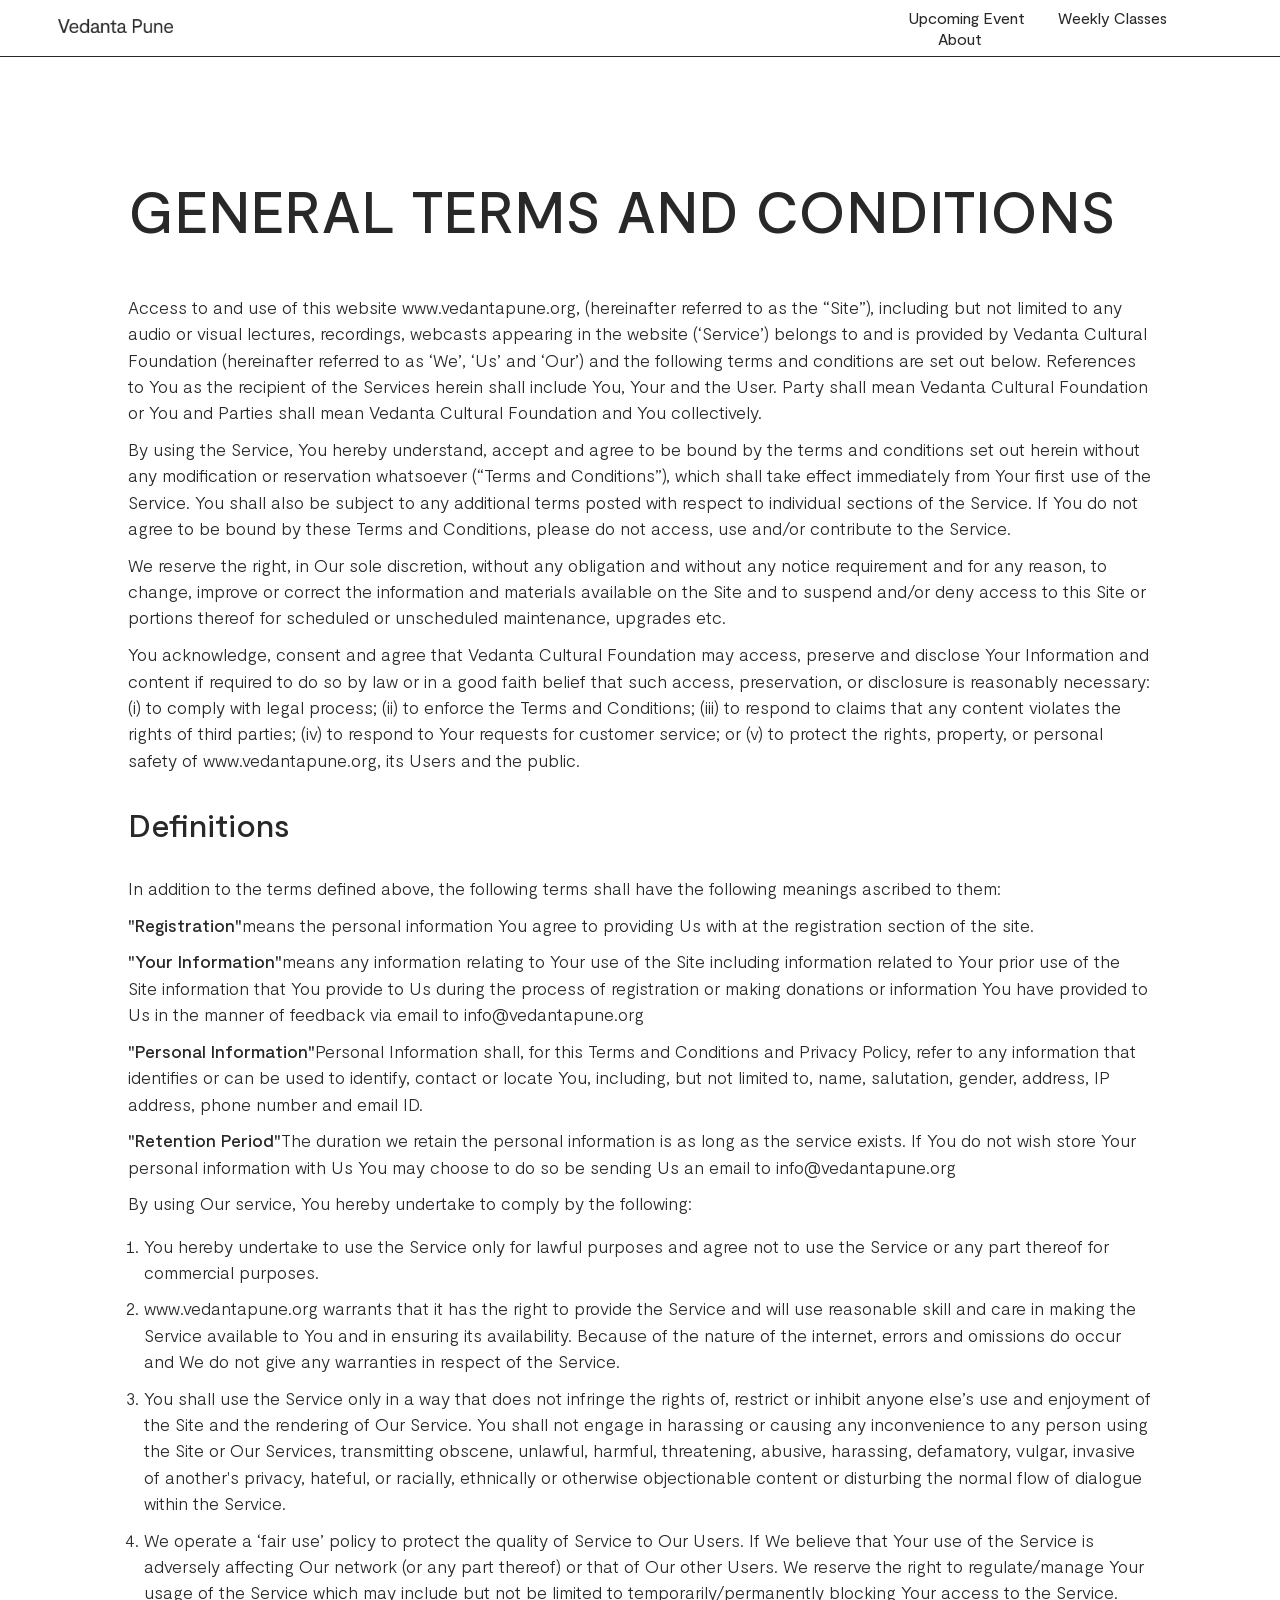
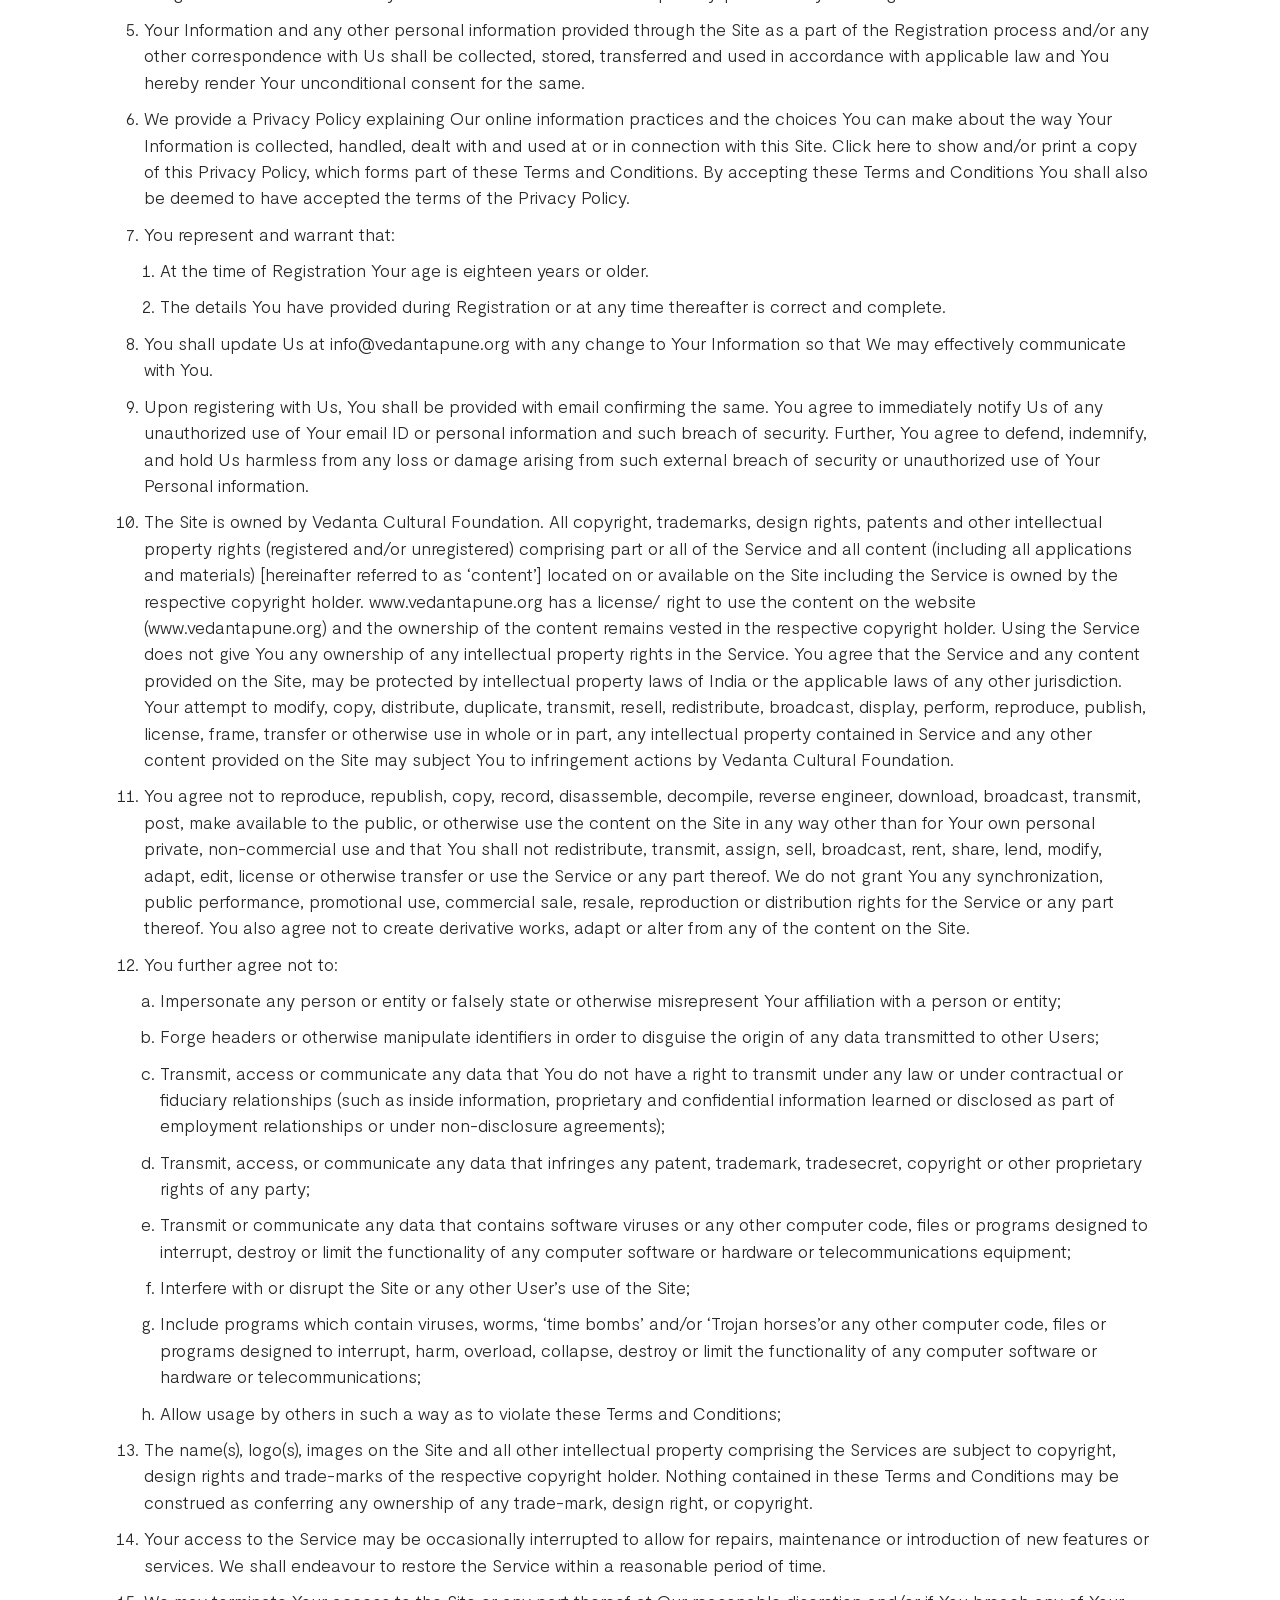
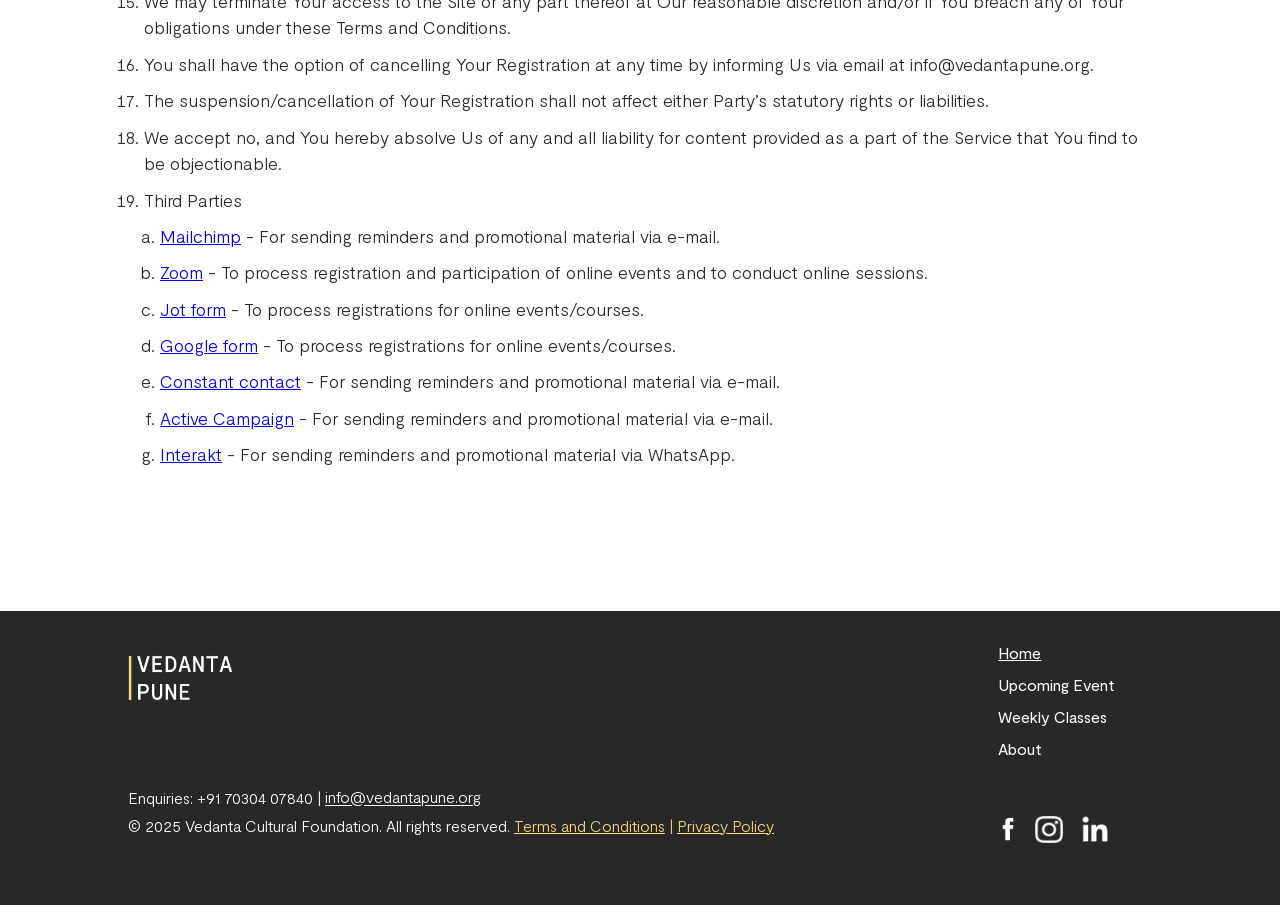
<file: terms-conditions.html>
<!DOCTYPE html>
<html>
   <meta name="description" content="Home | Vedanta Pune">
   <meta property="og:url" content="https://vedantapune.org/">
   <meta property="og:type" content="website">
   <meta property="og:title" content="Home | Vedanta Pune">
   <meta property="og:description" content="">
   <meta property="og:image" content="images/vp_wy.png">
   <meta name="twitter:title" content="Home | Vedanta Pune">
   <meta name="twitter:description" content="Home | Vedanta Pune">
   <head>
      <meta charset="UTF-8">
      <meta name="viewport" content="width=device-width, initial-scale=1">
      <link rel="image_src" href="images/vp_wy.png"> 
      <link rel="icon" type="image/png" href="images/new/favicon.png"/>
      <link rel="stylesheet" href="styles/common.css">
      <link rel="stylesheet" href="styles/home.css">
      <title>Terms and Conditions | Vedanta Pune</title>
   </head>

   <body id="main-body">

    <div class="header desktop">
      <div class="row">
          <a href="/home.html"><img class="vip" src="images/vp_b.png"></a>
          <div class="header-menu desktop">
            <button class="header-btn"><a  href="/happiness.html"><span>Upcoming Event</span></a></button>&nbsp;
            <button class="header-btn"><a  href="/weekly.html"><span>Weekly Classes</span></a></button>&nbsp;
            <button class="header-btn"><a  href="/about.html"><span>About</span></a></button>&nbsp;
          </div>
      </div>
    </div>
    <div class="mobile">
      <div class="mobile-navbar">
        <a href="/home.html" class="logo"><img src="images/vp_b.png"></a>
        <div class="hamburger" onclick="toggleMenu()">
          <div class="bar"></div>
          <div class="bar"></div>
          <div class="bar"></div>
        </div>
      </div>
      <div class="mobile-menu" id="mobileMenu">
        <div class="mobile-menu-header">
          <a href="/home.html" class="logo"><img src="images/vp_b.png"\></a>
          <div class="close-btn" onclick="toggleMenu()">×</div>
        </div>
        <a href="#">Home</a>
        <a href="/upcoming.html">Upcoming Event</a>
        <a href="/weekly.html">Weekly Classes</a>
        <a href="/about.html">About</a>
      </div>
    </div>

    <div class="tcs">
      <h1>GENERAL TERMS AND CONDITIONS</h1>
      <p>Access to and use of this website www.vedantapune.org, (hereinafter referred to as the “Site”), including but not limited to any audio or visual lectures, recordings, webcasts appearing in the website (‘Service’) belongs to and is provided by Vedanta Cultural Foundation (hereinafter referred to as ‘We’, ‘Us’ and ‘Our’) and the following terms and conditions are set out below. References to You as the recipient of the Services herein shall include You, Your and the User. Party shall mean Vedanta Cultural Foundation or You and Parties shall mean Vedanta Cultural Foundation and You collectively.</p>
      <p>By using the Service, You hereby understand, accept and agree to be bound by the terms and conditions set out herein without any modification or reservation whatsoever (“Terms and Conditions”), which shall take effect immediately from Your first use of the Service. You shall also be subject to any additional terms posted with respect to individual sections of the Service. If You do not agree to be bound by these Terms and Conditions, please do not access, use and/or contribute to the Service.</p>
      <p>We reserve the right, in Our sole discretion, without any obligation and without any notice requirement and for any reason, to change, improve or correct the information and materials available on the Site and to suspend and/or deny access to this Site or portions thereof for scheduled or unscheduled maintenance, upgrades etc.</p>
      <p>You acknowledge, consent and agree that Vedanta Cultural Foundation may access, preserve and disclose Your Information and content if required to do so by law or in a good faith belief that such access, preservation, or disclosure is reasonably necessary: (i) to comply with legal process; (ii) to enforce the Terms and Conditions; (iii) to respond to claims that any content violates the rights of third parties; (iv) to respond to Your requests for customer service; or (v) to protect the rights, property, or personal safety of www.vedantapune.org, its Users and the public.</p>

      <h3>Definitions</h3>
      <p>In addition to the terms defined above, the following terms shall have the following meanings ascribed to them:</p>
      <p><span class="bold">"Registration"</span>means the personal information You agree to providing Us with at the registration section of the site.</p>
      <p><span class="bold">"Your Information"</span>means any information relating to Your use of the Site including information related to Your prior use of the Site information that You provide to Us during the process of registration or making donations or information You have provided to Us in the manner of feedback via email to info@vedantapune.org</p>
      <p><span class="bold">"Personal Information"</span>Personal Information shall, for this Terms and Conditions and Privacy Policy, refer to any information that identifies or can be used to identify, contact or locate You, including, but not limited to, name, salutation, gender, address, IP address, phone number and email ID.</p>
      <p><span class="bold">"Retention Period"</span>The duration we retain the personal information is as long as the service exists. If You do not wish store Your personal information with Us You may choose to do so be sending Us an email to info@vedantapune.org</p>

      <p>By using Our service, You hereby undertake to comply by the following:</p>
      <ol>
        <li>You hereby undertake to use the Service only for lawful purposes and agree not to use the Service or any part thereof for commercial purposes.</li>
        <li>www.vedantapune.org warrants that it has the right to provide the Service and will use reasonable skill and care in making the Service available to You and in ensuring its availability. Because of the nature of the internet, errors and omissions do occur and We do not give any warranties in respect of the Service.</li>
        <li>You shall use the Service only in a way that does not infringe the rights of, restrict or inhibit anyone else’s use and enjoyment of the Site and the rendering of Our Service. You shall not engage in harassing or causing any inconvenience to any person using the Site or Our Services, transmitting obscene, unlawful, harmful, threatening, abusive, harassing, defamatory, vulgar, invasive of another's privacy, hateful, or racially, ethnically or otherwise objectionable content or disturbing the normal flow of dialogue within the Service.</li>
        <li>We operate a ‘fair use’ policy to protect the quality of Service to Our Users. If We believe that Your use of the Service is adversely affecting Our network (or any part thereof) or that of Our other Users. We reserve the right to regulate/manage Your usage of the Service which may include but not be limited to temporarily/permanently blocking Your access to the Service.</li>
        <li>Your Information and any other personal information provided through the Site as a part of the Registration process and/or any other correspondence with Us shall be collected, stored, transferred and used in accordance with applicable law and You hereby render Your unconditional consent for the same.</li>
        <li>We provide a Privacy Policy explaining Our online information practices and the choices You can make about the way Your Information is collected, handled, dealt with and used at or in connection with this Site. Click here to show and/or print a copy of this Privacy Policy, which forms part of these Terms and Conditions. By accepting these Terms and Conditions You shall also be deemed to have accepted the terms of the Privacy Policy.</li>
        <li>You represent and warrant that:
          <ol>
            <li>At the time of Registration Your age is eighteen years or older.</li>
            <li>The details You have provided during Registration or at any time thereafter is correct and complete.</li>
          </ol>
        </li>
        <li>You shall update Us at info@vedantapune.org with any change to Your Information so that We may effectively communicate with You.</li>
        <li>Upon registering with Us, You shall be provided with email confirming the same. You agree to immediately notify Us of any unauthorized use of Your email ID or personal information and such breach of security. Further, You agree to defend, indemnify, and hold Us harmless from any loss or damage arising from such external breach of security or unauthorized use of Your Personal information.</li>
        <li>The Site is owned by Vedanta Cultural Foundation. All copyright, trademarks, design rights,  patents and other intellectual property rights (registered and/or unregistered) comprising part or all of the Service and all content (including all applications and materials) [hereinafter referred to as ‘content’] located on or available on the Site including the Service is owned by the respective copyright holder. www.vedantapune.org has a license/ right to use the content on the website (www.vedantapune.org) and the ownership of the content remains vested in the respective copyright holder. Using the Service does not give You any ownership of any intellectual property rights in the Service. You agree that the Service and any content provided on the Site, may be protected by intellectual property laws of India or the applicable laws of any other jurisdiction. Your attempt to modify, copy, distribute, duplicate, transmit, resell, redistribute, broadcast, display, perform, reproduce, publish, license, frame, transfer or otherwise use in whole or in part, any intellectual property contained in Service and any other content provided on the Site may subject You to infringement actions by Vedanta Cultural Foundation.</li>
        <li>You agree not to reproduce, republish, copy, record, disassemble, decompile, reverse engineer, download, broadcast, transmit, post, make available to the public, or otherwise use the content on the Site in any way other than for Your own personal private, non-commercial use and that You shall not redistribute, transmit, assign, sell, broadcast, rent, share, lend, modify, adapt, edit, license or otherwise transfer or use the Service or any part thereof. We do not grant You any synchronization, public performance, promotional use, commercial sale, resale, reproduction or distribution rights for the Service or any part thereof. You also agree not to create derivative works, adapt or alter from any of the content on the Site.</li>
        <li>You further agree not to:
          <ol type="a">
            <li>Impersonate any person or entity or falsely state or otherwise misrepresent Your affiliation with a person or entity;</li>
            <li>Forge headers or otherwise manipulate identifiers in order to disguise the origin of any data transmitted to other Users;</li>
            <li>Transmit, access or communicate any data that You do not have a right to transmit under any law or under contractual or fiduciary relationships (such as inside information, proprietary and confidential information learned or disclosed as part of employment relationships or under non-disclosure agreements);</li>
            <li>Transmit, access, or communicate any data that infringes any patent, trademark, tradesecret, copyright or other proprietary rights of any party;</li>
            <li>Transmit or communicate any data that contains software viruses or any other computer code, files or programs designed to interrupt, destroy or limit the functionality of any computer software or hardware or telecommunications equipment;</li>
            <li>Interfere with or disrupt the Site or any other User’s use of the Site;</li>
            <li>Include programs which contain viruses, worms, ‘time bombs’ and/or ‘Trojan horses’or any other computer code, files or programs designed to interrupt, harm, overload,  collapse, destroy or limit the functionality of any computer software or hardware or telecommunications;</li>
            <li>Allow usage by others in such a way as to violate these Terms and Conditions;</li>
          </ol>
        </li>
        <li>The name(s), logo(s), images on the Site and all other intellectual property comprising the Services are subject to copyright, design rights and trade-marks of the respective copyright holder. Nothing contained in these Terms and Conditions may be construed as conferring any ownership of any trade-mark, design right, or copyright.</li>
        <li>Your access to the Service may be occasionally interrupted to allow for repairs, maintenance or introduction of new features or services. We shall endeavour to restore the Service within a reasonable period of time.</li>
        <li>We may terminate Your access to the Site or any part thereof at Our reasonable discretion and/or if You breach any of Your obligations under these Terms and Conditions.</li>
        <li>You shall have the option of cancelling Your Registration at any time by informing Us via email at info@vedantapune.org.</li>
        <li>The suspension/cancellation of Your Registration shall not affect either Party’s statutory rights or liabilities.</li>
        <li>We accept no, and You hereby absolve Us of any and all liability for content provided as a part of the Service that You find to be objectionable.</li>
        <li>Third Parties
          <ol type="a">
            <li><a href="https://mailchimp.com/legal/" target="_blank">Mailchimp</a> - For sending reminders and promotional material via e-mail.</li>
            <li><a href="https://www.zoom.com/en/trust/terms/" target="_blank">Zoom</a> - To process registration and participation of online events and to conduct online sessions.</li>
            <li><a href="https://www.jotform.com/terms/" target="_blank">Jot form</a> - To process registrations for online events/courses.</li>
            <li><a href="https://policies.google.com/terms?hl=en" target="_blank">Google form</a> - To process registrations for online events/courses.</li>
            <li><a href="https://www.constantcontact.com/legal/privacy-center" target="_blank">Constant contact</a> - For sending reminders and promotional material via e-mail.</li>
            <li><a href="https://www.activecampaign.com/legal/terms-of-service" target="_blank">Active Campaign</a> - For sending reminders and promotional material via e-mail.</li>
            <li><a href="https://www.interakt.shop/terms-of-service/" target="_blank">Interakt</a> - For sending reminders and promotional material via WhatsApp.</li>
          </ol>
        </li>  
      </ol>

    </div>
    

    <div class="footer desktop">
      <div class="row">
        <div class="w-80">
          <a href="/home.html" ><img class="vip" src="images/vp_wy.png"></a><br>
          <p>Enquiries: +91 70304 07840 | <a href="mailto:info@vedantapune.org" class="email">info@vedantapune.org</a></p>
          <p>© 2025 Vedanta Cultural Foundation. All rights reserved. <br class="mobile"><a href="/terms-conditions.html" target="_blank" style="font-family:mont-light;">Terms and Conditions</a><span style="color: #FCD979;"> | </span><a href="/privacy-policy.html" target="_blank" style="font-family:mont-light;">Privacy Policy</a></p>
        </div>
        <div class="w-20 social">
          <a href="/home.html" style="text-decoration: underline;">Home</a><br>
          <a href="/happiness.html">Upcoming Event</a><br>
          <a href="/weekly.html">Weekly Classes</a><br>
          <a href="/about.html">About</a><br><br>
          <a href="https://www.facebook.com/VedantaInstitutePune"  class="fb" target="_blank"><img src="images/fb.png" alt="Facebook Vedanta Pune"></a>
          <a href="https://www.instagram.com/vedantapune/"  class="fb" target="_blank"><img src="images/insta.png" alt="Instagram Vedanta Pune"></a>
          <a href="https://www.linkedin.com/company/vedanta-pune/"class="fb" target="_blank" style="margin-inline-start: 0%;"><img src="images/linkedin.png" alt="Instagram Vedanta Pune"></a>
        </div>
      </div>
    </div>
    <div class="footer mobile">
      <div class="row">
        <div class="w-40">
          <a href="/home.html" ><img class="vip" src="images/vp_wy.png"></a>
        </div>
        <div class="w-10"></div>
        <div class="w-40">
          <a href="/home.html" style="text-decoration: underline;">Home</a><br><br>
          <a href="/happiness.html">Upcoming Event</a><br><br>
          <a href="/weekly.html">Weekly Classes</a><br><br>
          <a href="/about.html">About</a><br><br>
          <div class="social row">
            <a href="https://www.facebook.com/VedantaInstitutePune"  class="fb" target="_blank"><img src="images/fb.png" alt="Facebook Vedanta Pune"></a>
            <a href="https://www.instagram.com/vedantapune/"  class="fb" target="_blank"><img src="images/insta.png" alt="Instagram Vedanta Pune"></a>
            <a href="https://www.linkedin.com/company/vedanta-pune/"class="fb" target="_blank" style="margin-inline-start: 0%;"><img src="images/linkedin.png" alt="Instagram Vedanta Pune"></a>
          </div>
        </div>
      </div>
      <p class="white">Enquiries: +91 70304 07840 | <a href="mailto:info@vedantapune.org" class="email">info@vedantapune.org</a></p>
      <p>© 2025 Vedanta Cultural Foundation. All rights reserved. <br class="mobile"><a href="/terms-conditions.html" target="_blank" style="font-family:mont-light;">Terms and Conditions</a><span style="color: #FCD979;"> | </span><a href="/privacy-policy.html" target="_blank" style="font-family:mont-light;">Privacy Policy</a></p>
    </div>

   </body>
</html>
</file>
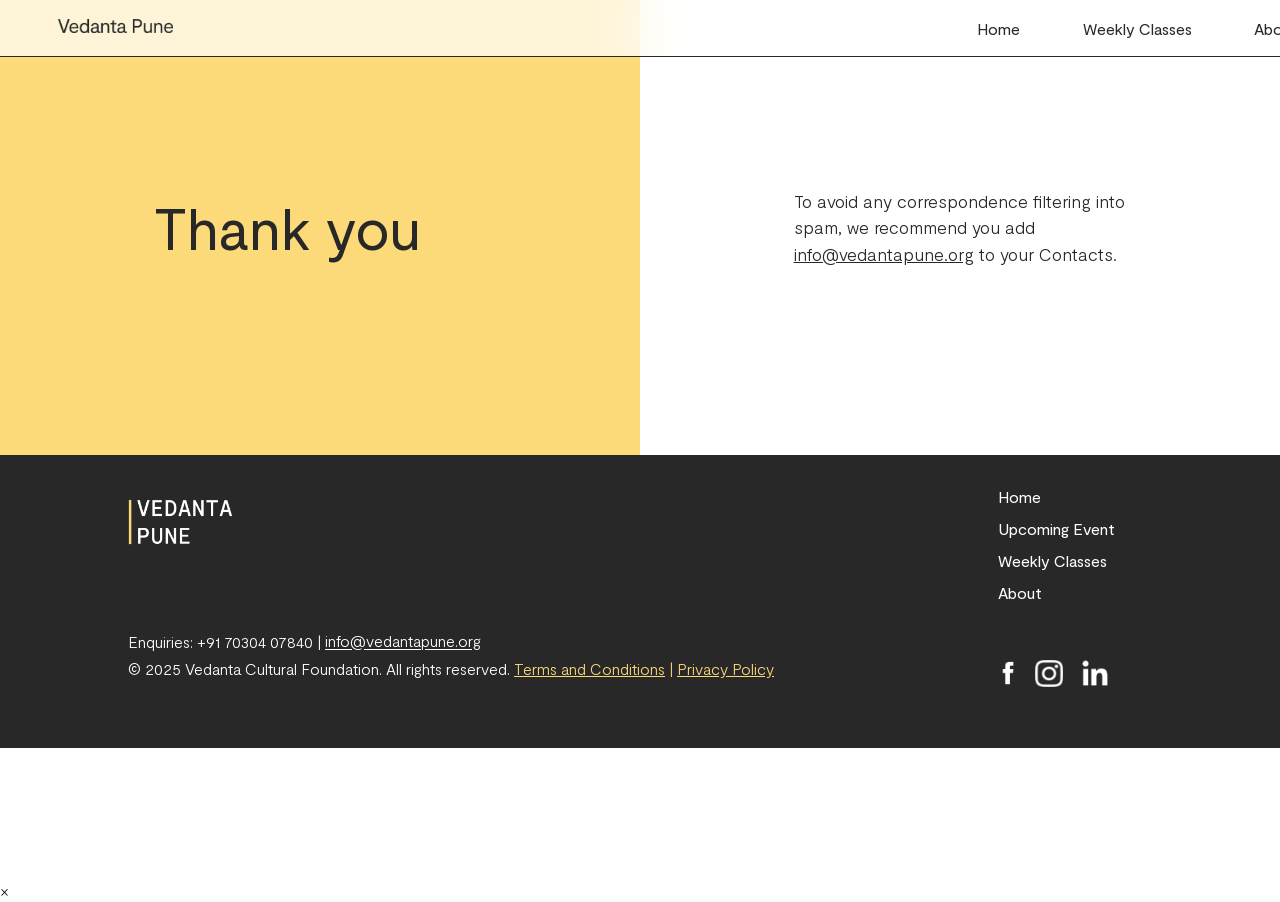
<file: thank-you.html>
<!DOCTYPE html>
<html>
   <meta name="description" content="Thank you | Vedanta Pune">
   <meta property="og:url" content="https://vedantapune.org/thank-you">
   <meta property="og:type" content="website">
   <meta property="og:title" content="Thank you | Vedanta Pune">
   <meta property="og:description" content="">
   <meta property="og:image" content="images/vp_wy.png">
   <meta name="twitter:title" content="Thank you | Vedanta Pune">
   <meta name="twitter:description" content="Thank you | Vedanta Pune">
   <head>
      <meta charset="UTF-8">
      <meta name="viewport" content="width=device-width, initial-scale=1">
      <link rel="image_src" href="images/vp_wy.png"> 
      <link rel="icon" type="image/png" href="images/new/favicon.png"/>
      <link rel="stylesheet" href="styles/common.css">
      <link rel="stylesheet" href="styles/ty.css">
      <title>Thank you</title>
      <!-- Facebook Pixel Code --> 
      <script>
         !function(f,b,e,v,n,t, s)
         {if (f.fbq) return; n=f.fbq=function () {n. callMethod?
         n.callMethod. apply (n,arguments) : n. queue. push (arguments) }; if(!f._fbq)f._fbq=n;n.push=n;n. loaded=!0;n.version= '2.0';
         n.queue= [];t=b.createElement (e);t.async=!0; t.src=v;s=b.getElementsByTagName(e)[0];
         s.parentNode. insertBefore(t, s) } (window, document, 'script',
         'https://connect. facebook.net/en_US/fbevents.js');
         fbq('init', '136435063787863');
         fbq('track', 'PageView');
         fbq('track', 'CompleteRegistration');
      </script>
      <noscript><img height="1" width="f" src="https://www.facebook.com/tr?id=136435063787863&ev=PageView&noscript=1"/></noscript>
      <!-- End Facebook Pixel Code -->
   </head>

   <body id="main-body">
     <div class="header desktop">
      <div class="row">
          <a href="/home.html" ><img class="vip" src="images/vp_b.png"></a>
          <div class="header-menu desktop" style="right: -5%;">
            <button class="header-btn"><a  href="/home.html"><span>Home</span></a></button>&nbsp;
            <button class="header-btn"><a  href="/weekly.html"><span>Weekly Classes</span></a></button>&nbsp;
            <button class="header-btn"><a  href="/about.html"><span>About</span></a></button>&nbsp;
          </div>
      </div>
    </div>
    <div class="mobile">
      <div class="mobile-navbar">
        <a href="/home.html" class="logo"><img src="images/vp_b.png"></a>
        <div class="hamburger" onclick="toggleMenu()">
          <div class="bar"></div>
          <div class="bar"></div>
          <div class="bar"></div>
        </div>
      </div>
      <div class="mobile-menu" id="mobileMenu">
        <div class="mobile-menu-header">
          <a href="/home.html" class="logo"><img src="images/vp_b.png"\></a>
          <div class="close-btn" onclick="toggleMenu()">×</div>
        </div>
        <a href="/home.html">Home</a>
        <a href="#">Upcoming Event</a>
        <a href="/weekly.html">Weekly Classes</a>
        <a href="/about.html">About</a>
      </div>
    </div>

    <div class="thankyou">
      <div class="row">
        <div class="w-50" style="background-color: #FCDA79;">
          <h1 class="medium-heading">Thank you</h1>
        </div>
        <div class="w-50" style="background-color: #fff;">
          <p>To avoid any correspondence filtering into spam, we recommend you add <a href="mailto:info@vedantapune.org" style="color: #282828; text-decoration: underline;">info@vedantapune.org</a> to your Contacts.</p>
        </div>
      </div>
    </div>

    <div class="footer desktop">
      <div class="row">
        <div class="w-80">
          <a href="/home.html"><img class="vip" src="images/vp_wy.png"></a><br>
          <p>Enquiries: +91 70304 07840 | <a href="mailto:info@vedantapune.org" class="email">info@vedantapune.org</a></p>
          <p>© 2025 Vedanta Cultural Foundation. All rights reserved. <br class="mobile"><a href="/terms-conditions.html" target="_blank" style="font-family:mont-light;">Terms and Conditions</a><span style="color: #FCD979;"> | </span><a href="/privacy-policy.html" target="_blank" style="font-family:mont-light;">Privacy Policy</a></p>
        </div>
        <div class="w-20 social">
          <a href="/home.html">Home</a><br>
          <a href="/happiness.html">Upcoming Event</a><br>
          <a href="/weekly.html">Weekly Classes</a><br>
          <a href="/about.html">About</a><br><br>
          <a href="https://www.facebook.com/VedantaInstitutePune"  class="fb" target="_blank"><img src="images/fb.png" alt="Facebook Vedanta Pune"></a>
          <a href="https://www.instagram.com/vedantapune/"  class="fb" target="_blank"><img src="images/insta.png" alt="Instagram Vedanta Pune"></a>
          <a href="https://www.linkedin.com/company/vedanta-pune/"class="fb" target="_blank" style="margin-inline-start: 0%;"><img src="images/linkedin.png" alt="Instagram Vedanta Pune"></a>
        </div>
      </div>
    </div>
    <div class="footer mobile">
      <div class="row">
        <div class="w-40">
          <a href="/home.html" ><img class="vip" src="images/vp_wy.png"></a>
        </div>
        <div class="w-10"></div>
        <div class="w-40">
          <a href="/home.html">Home</a><br><br>
          <a href="/happiness.html">Upcoming Event</a><br><br>
          <a href="/weekly.html">Weekly Classes</a><br><br>
          <a href="/about.html">About</a><br><br>
          <div class="social row">
            <a href="https://www.facebook.com/VedantaInstitutePune"  class="fb" target="_blank"><img src="images/fb.png" alt="Facebook Vedanta Pune"></a>
            <a href="https://www.instagram.com/vedantapune/"  class="fb" target="_blank"><img src="images/insta.png" alt="Instagram Vedanta Pune"></a>
            <a href="https://www.linkedin.com/company/vedanta-pune/"class="fb" target="_blank" style="margin-inline-start: 0%;"><img src="images/linkedin.png" alt="Instagram Vedanta Pune"></a>
          </div>
        </div>
      </div>
      <p>Enquiries: +91 70304 07840 | <a href="mailto:info@vedantapune.org" class="email">info@vedantapune.org</a></p>
      <p>© 2025 Vedanta Cultural Foundation. All rights reserved. <br class="mobile"><a href="/terms-conditions.html" target="_blank" style="font-family:mont-light;">Terms and Conditions</a><span style="color: #FCD979;"> | </span><a href="/privacy-policy.html" target="_blank" style="font-family:mont-light;">Privacy Policy</a></p>
    </div>

    <div id="videoPopup" class="video-popup">
      <div class="popup-content">
        <span class="close-vid-btn" id="closeButton">&times;</span>
        <iframe id="youtubeVideo" src="" frameborder="0" allow="autoplay; encrypted-media" allowfullscreen></iframe>
      </div>
    </div>
    
    <script src="js/common.js"></script>
    <!-- <script src="js/yajna-script.js"></script> -->
   </body>
</html>
</file>
<file: styles/common.css>
@charset "UTF-8";

@font-face {
  font-family: "mont-reg";
  src: url("/fonts/Moderat-Regular.ttf");
}
@font-face {
  font-family: "mont-bold";
  src: url("/fonts/moderat-bold.ttf");
}
@font-face {
  font-family: "mont-light";
  src: url("/fonts/Moderat-Light.ttf");
}
@font-face {
  font-family: "mont-med";
  src: url("/fonts/Moderat-Medium.ttf");
}
@font-face {
  font-family: "mont-mono-med";
  src: url("/fonts/Moderat-Mono-Medium.ttf");
}
@font-face {
  font-family: "mont-mono-reg";
  src: url("/fonts/Moderat-Mono-Regular.ttf");
}
@font-face {
  font-family: "bask-ita";
  src: url("/fonts/BaskervilleItalicBT.ttf");
}

body, html {
  overflow-y: visible !important;
  overflow-x: hidden;
  z-index: -1;
  margin: 0;
}
html {
  font-size: 16px;
}
body.noscroll {
  overflow: hidden;
}
a {
  cursor: pointer;
}
.mobile {
  display: none;
}
.desktop {
  display: block;
}    
.left {
  text-align: left;
}
.right {
  text-align: right;
}
.center {
  text-align: center;
}
.caps {
  text-transform: uppercase;
}
.white {
  color: #fff !important;
}
.yellow {
  color: #FCD979 !important;
}
.bold {
  font-family: "mont-med" !important;
  font-weight: normal;
}
.mono-med {
  font-family: "mont-mono-med";
  font-weight: normal;
}
.italics {
  font-family: "bask-ita" !important;
}
.underline {
  text-decoration: underline;
}
.row, .row-rev, .row-row, .row-rev-col {
  display: flex;
  flex-direction: row;
  width: 100%;
}
.mb0 {
  margin-block: 0%;
}
.mb05 {
  margin-block: 0% 5%;
}
.w-5 {
  width: 5%;
}
.w-10 {
  width: 10%;
}
.w-14 {
  width: 6rem;
}
.w-15 {
  width: 15%;
}
.w-20 {
  width: 20%;
}
.w-25 {
  width: 25%;
}
.w-30 {
  width: 30%;
}
.w-33 {
  width: 33%;
}
.w-40 {
  width: 45%;
}
.w-50 {
  width: 50%;
}
.w-55 {
  width: 55%;
}
.w-60 {
  width: 60%;
}
.w-57 {
  width: 57%;
}
.w-67 {
  width: 66.6%;
}
.w-70 {
  width: 70%;
}
.w-75 {
  width: 75%;
}
.w-80 {
  width: 80%;
}
.white {
  color: #fff;
}
.yellow {
  color: #FCD979;
}

h1 {
  font-size: 3.6rem;
  font-family: "mont-med";
  font-weight: normal;
  letter-spacing: 0px;
  color: #282828;
  margin-block: 5%;
  line-height: 1.1;
}
.smaller-heading {
  font-size: 3rem;
}
.medium-heading {
  font-size: 3.6rem;
  font-family: "mont-reg" !important;
}
h2 {
  font-size: 1.3rem;
  font-family: "mont-mono-reg";
  text-transform: uppercase;
  font-weight: normal;
  margin-block: 3%;
}
.h2-mono-reg {
  font-family: "mont-mono-reg" !important;
}
.h2-reg {
  font-family: "mont-reg" !important;
}
h3 {
  font-size: 2rem;
  font-family: "mont-med";
  font-weight: normal;
  letter-spacing: 0px;
  color: #282828;
}
h4 {
  font-size: 1.2rem;
  font-family: "mont-mono-reg";
  text-transform: uppercase;
  font-weight: normal;
  margin: 0;
  letter-spacing: -1px;
}

p, li {
  font-size: 1.1rem;
  font-family: "mont-light";
  letter-spacing: 0px;
  line-height: 1.5;
  color: #282828;
  opacity: 1;
  margin-block: 1%;
}
.smallp {
  font-size: 0.9rem;
}
.btn-text {
  font-size: 1.2rem;
  font-family: "mont-med";
  letter-spacing: 0px;
  text-decoration: underline;
  cursor: pointer;
  border: none;
  background-color: transparent;
}
.btn-blk, .btn-transp, .btn-yellow, .btn-white {
  border: 1px solid #282828;
  border-radius: 29px;
  padding-inline: 3rem;
  /*padding-block: 5% 5.5%;*/
  padding-block: 0.75rem 0.82rem;
  margin-block: 5% 0%;
  font-size: 1.1rem;
  font-family: "mont-med";
  letter-spacing: 0px;
  text-decoration: none;
  cursor: pointer;
}
.btn-blk {
  background: #282828 0% 0% no-repeat padding-box;
  color: #fff;
}
.btn-transp {
  background: transparent;
}
.btn-yellow {
  background: #FCD979 0% 0% no-repeat padding-box;
}
.btn-transp, .btn-yellow {
  color: #282828;
}
.btn-white {
  background: #fff 0% 0% no-repeat padding-box;
  color: #282828;
}
.basic-btn {
  text-decoration: underline;
  font-size: 1.2rem;
  font-family: "mont-med";
  color: #282828;
  border: none;
}
.wa-popup {
  position: fixed;
  bottom: 80px;
  right: 20px;
  width: 270px;
  background: white;
  border: 1px solid #ddd;
  border-radius: 10px;
  box-shadow: 0 4px 10px rgba(0, 0, 0, 0.3);
  z-index: 1000;
  font-family: sans-serif;
}
.wa-popup-content {
  padding: 15px;
}
.close {
  position: absolute;
  top: 5px;
  right: 10px;
  font-size: 18px;
  cursor: pointer;
}

.hidden {
  display: none;
}

/* Common Header for all pages */
.header {
  border-bottom: 0.1px solid #282828;
  backdrop-filter: blur(30px);
  -webkit-backdrop-filter: blur(30px);
  background-color: rgba(255, 255, 255, 0.7);
  position: fixed;
  width: 100%;
  z-index: 1002;
}
.header .row {
  align-items: center;
}
.header a {
  width: 30%;
  text-decoration: none;
  border: none;
}
.header-menu {
  padding: 25px 0px 25px 15px;
  position: absolute;
  right: -2%;
  width: 32%;
}
.header-btn {
  border: none;
  background: transparent;
  cursor: pointer;
  padding-inline: 3%;
  min-width: 8rem;
}
.header-btn a, .header-btn span, .dropdown-content a {
  color: #282828;
  text-decoration: none;
  font-family: "mont-reg";
  font-size: 1rem;
  letter-spacing: 0px;
}
.vip {
  width: 30%;
  padding: 5% 5% 5% 15%;
  background: transparent;
  cursor: pointer;
}

/* Common footer for all pages */
.footer {
  background: #282828;
  color: #fff;
  text-align: left;
  padding-block: 2% 4%;
  padding-inline: 10% 5%;
  z-index: 10001;
  position: relative;
}

.footer p {
  font-family: "mont-light";
  font-size: 1rem;
  line-height: 1.2;
  padding: 0.5%;
  padding-inline-start: 0%;
  margin: 0;
  color: #fff;
}
.faqs .email, .footer .email {
  font-family: "mont-light";
  font-size: 1rem;
  line-height: 1.2;
  padding: 0.5%;
  padding-inline-start: 0%;
  margin: 0;
  color: #282828;
  text-decoration: underline;
}
.faqs .email {
  color: #282828;
}
.footer .email {
  color: #fff;
}

.footer a {
  text-decoration: underline;
  font-family: "mont-reg";
  color: #FCD979;
}
.footer .vip {
  width: 12%;
  padding: 2% 2% 9% 0%;
}

.social {
  align-content: center;
}
.social a {
  display: inline-block;
  width: auto;
  font-size: 1rem;
  letter-spacing: 0px;
  line-height: 2;
  padding-inline: 0%;
  text-decoration: none;
  color: #fff;
}
.social a:hover {
  text-decoration: underline;
}
.social .fb {
  width: 35px;
  margin-block-start: 15%;
  margin-inline: -2% 3%;

}
.social a img {
  width: 80%;
  padding: 0%;
  background: transparent;
}

/* Common FAQs */
.faqs {
  padding-inline: 10%;
  padding-block: 8%;
  border-top: 1.5px solid black;
  border-bottom: 1.5px solid black;
}
.faqs .arrow {
  width: 2%;
}
.accordion {
  width: 90%;
  max-width: 620px;
  margin: 20px auto;
  font-family: "mont-mono-med";
}

.accordion-item {
  border-bottom: 1px solid #282828;
}

.accordion-header {
  background: #fff;
  color: #282828;
  line-height: 1.5;
  padding: 4% 2%;
  cursor: pointer;
  position: relative;
}

/*.accordion-header::after {
  content: '▼';
  position: absolute;
  right: 20px;
  transition: transform 0.3s ease;
}*/

.accordion-header.active::after {
  transform: rotate(180deg); 
}

.accordion-content {
  max-height: 0;
  overflow: hidden;
  padding: 0 15px;
  transition: max-height 0.3s ease, padding 0.3s ease;
  background: #fff;
}

.accordion-content.open {
  display: block;
  padding: 0px 15px 15px 15px;
  max-height: 200px;
}

/* Terms and conditions and privacy policy */
.tcs {
  padding-block: 10%;
  padding-inline: 10%;
}
.tcs h4, .tcs h2 {
  text-decoration: underline;
}
ol, ul {
  padding-inline-start: 1rem;
}

/* Dropdown for upcoming events */
.dropdown {
  position: relative;
  display: inline-block;
}

.dropdown-content {
  display: none;
  position: absolute;
  background-color: white;
  min-width: 160px;
  box-shadow: 0 8px 16px rgba(0,0,0,0.2);
  z-index: 10;
  border-radius: 6px;
}

.dropdown-content a:hover {
  background-color: #f5f5f5;
}

@media (min-width: 769px) {
  .dropdown:hover .dropdown-content {
    display: block;
  }
}



@media only screen and (max-width: 768px) {
 .desktop {
    display: none;
  }
  .mobile {   
    display: block;
  }
  .row {
    flex-direction: column; 
  }
  .row-row {
    flex-direction: row !important;
  }
  .row-rev {
    display: flex;
    flex-direction: row-reverse !important;
    width: 100%;
  }
  .row-rev-col {
    display: flex;
    flex-direction: column-reverse !important;
    width: 100%;
  }
  .w-33, .w-50, .w-67 {
    width: 100%;
  }

  .btn-blk, .btn-transp, .btn-yellow, .btn-white {
    font-size: 1rem;
    padding-block: 0.65rem 0.72rem;
  }

  h1 {
    font-size: 2.4rem;
  }
  .medium-heading {
    font-size: 2rem;
  }
  h2 {
    font-size: 0.95rem;
  }
  h4 {
    font-size: 1rem;
  }
  p {
    font-size: 1rem;
    line-height: 1.4;
  }
  sup {
    font-size: 1.2rem;
  }
  .btn-text {
    font-size: 1rem;
  }
  .logo img {
    width: 35%;
    padding-block: 3%;
    padding-inline: 0%;
  }

  /* Hamburger menu */

  .mobile-navbar {
    position: fixed;
    display: flex;
    justify-content: flex-end;
    align-items: center;
    padding: 0.6rem 1rem;
    border-bottom: 0.5px solid black;
    background-color: rgba(255, 255, 255, 0.7);
    backdrop-filter: blur(30px);
    -webkit-backdrop-filter: blur(30px);
    z-index: 10;
  }
  .mobile-title {
    font-size: 1.2rem;
    font-weight: bold;
  }
  .hamburger {
    cursor: pointer;
    display: block;
  }
  .bar {
    width: 25px;
    height: 3px;
    background-color: black;
    margin: 4px 0;
  }
  .mobile-menu {
    display: none;
    flex-direction: column;
    background-color: rgba(252, 217, 121, 0.8);
    backdrop-filter: blur(23px) brightness(1.3);
    -webkit-backdrop-filter: blur(23px) brightness(1.3);
    /*position: absolute;*/
    position: fixed;
    top: 0%;
    width: 100%;
    height: 100%;
    left: 0;
    z-index: 999;
    text-align: center;
    gap: 3%;
    overflow-y: auto;
  }
  .mobile-menu-header {
    display: flex;
    justify-content: space-between;
    align-items: center;
    padding: 16px;
    font-size: 1.2rem;
    font-weight: bold;
  }
  .mobile-menu-header img {
    width: 30%;
    float: left;
    position: absolute;
    top: 1%;
    left: 4%;
  }
  .mobile-menu a {
    padding: 4%;
    text-decoration: none;
    color: #282828;
    font-family: "mont-reg";
    font-size: 1.5rem;
    letter-spacing: 0px;
  }
  .close-btn {
    text-align: right;
    font-size: 2.5rem;
    font-weight: bold;
    padding: 0px;
    cursor: pointer;
    position: absolute;
    top: 0%;
    right: 5%;
  }
  #hamburgerIcon.hide {
    display: none;
  }

  .faqs {
    padding-inline: 6%;
    padding-block: 7% 12%;
  }
  .faqs .row {
    flex-direction: column !important;
  }
  .accordion {
    width: 100%;
    margin: 0%;
  }
  .accordion-header {
    padding: 4% 0%;
  }
  .faqs .arrow {
    width: 4%;
  }

  .footer {
    padding-block: 12%;
    padding-inline: 4%;
  }
  .footer p {
    font-size: 0.9rem;
    text-align: center;
  }
  .footer .row {
    flex-direction: row;
  }
  .footer .w-40 a {
    color: #fff;
    text-decoration: none;
  }
  .footer .social {
    padding-block: 3% 8%;
  }
  .footer .vip {
    width: 55%;
    padding: 5% 2% 5% 2%;
  }
  .social .fb {
    width: 30px;
    margin-inline-start: -3%;
    margin-block: 15%;
  }

  .tcs {
    padding-block: 15% 10%;
    padding-inline: 6%;
  }
}
</file>
<file: styles/home.css>
@charset "UTF-8";

/* Home */
.bordered-div {
  border: 1.5px solid black;
}
.banner {
  padding-block: 10% 6%;
  padding-inline: 10% 5%;
  position: relative; 
}
.banner h2 {
  color: #D6A9B0;
}
.banner .banner-image {
  width: 80%;
  display: block;
  margin-inline-start: 5%;
  /*margin-inline: auto;*/
}
.banner .row {
  align-items: center;
}
.banner p {
  font-size: 1.4rem;
}
.banner .details {
  background: #FCD979 0% 0% no-repeat padding-box;
  padding: 2% 3%;
  width: 22%;
  position: absolute;
  right: 17.4%;
  bottom: 10.7%;
}
.banner .details h2 {
  font-size: 1.1rem;
  color: #282828;
}
.banner .details h1 {
  font-size: 1.6rem;
  color: #282828;
}
.banner .details a {
  font-family: "mont-light";
  text-decoration: none;
  letter-spacing: 0px;
  line-height: 1.5;
  font-size: 1.2rem;
  color: #282828;
  display: flex;
  align-items: anchor-center;
  gap: 4%;
}
.banner .details a:hover {
  text-decoration: underline;
}
.details img {
  width: 7%;
}
.details .row {
  gap: 3%;
  align-items: center;
}
.banner .play {
  width: 10%;
}

.what-is {
  padding-block: 7%;
  padding-inline: 10% 5%;
  position: relative;
  background: #FCD979 0% 0% no-repeat padding-box;
  border-bottom: 1.5px solid black;
  border-top: 1.5px solid black;
}
.what-is .row {
  gap: 3%;
}
.what-is h1 {
  margin-block: 0%;
}
.what-is button {
  /*width: 15rem;*/
}
.what-is p {
  margin-block: 6%;
}

.peace-prosp {
  background-image: url('/images/new/home/peace-prosp.jpg');
  background-repeat: no-repeat;
  background-size: 100% auto;
  position: relative;
  width: 90%;
  aspect-ratio: 40 / 27;
  padding-block: 5% 0%;
  padding-inline: 5%;
  /*border-bottom: 1.5px solid black;*/
}
.peace-prosp .row {
  justify-content: center;
  align-items: center;
  position: absolute;
  top: 55%;
}
.peace-prosp .smaller-heading {
  margin-inline-end: 10%;
}
.peace-prosp .circle {
  width: 300px;
  height: 300px;
  border-radius: 50%;
  background: rgba(150, 150, 150, 0.4);
  opacity: 1;
  backdrop-filter: blur(6px);
  -webkit-backdrop-filter: blur(6px);
  display: flex;
  justify-content: center;
  align-items: center;
  position: relative;
  z-index: 1;
  right: 3%;
}
.circle-left {
  z-index: 2;
}
.circle-right {
  margin-left: -5%; 
  z-index: 1;
}
.circle-text {
  font-size: 1.8rem;
  padding: 0 10px;
  color: #FCD979;
}
.intersection-text {
  font-size: 1.8rem;
  color: #FCD979;
  position: absolute;
  transform: translateX(1510%);
  /*right: 31%;*/
  z-index: 3;
  pointer-events: none;
}

.experience h1, .experience h2 {
  padding-inline-start: 5%;
}
.experience h2 {
  margin-block-start: 20%;
}
.experience .begin-experience {
  width: 100%;
  height: 100%;
  border-right: 1.5px solid black;
}
.experience img {
  width: 100%;
  height: 100%;
}
.experience .w-331 {
  width: 33.1%;
}
.experience .row, .experience .row-rev, .experience .row-row {
  border-bottom: 1.5px solid black;
}
.yellow-bg, .pink-bg, .green-bg, .beige-bg {
  position: relative;
  padding-inline-start: 5%;
  width: 28%;
}
.yellow-bg {
  background: #FCD979 0% 0% no-repeat padding-box;
  border-left: 1.5px solid black;
}
.pink-bg {
  background: #D6A9B0 0% 0% no-repeat padding-box;
  border-left: 1.5px solid black;
}
.green-bg {
  background: #9BB885 0% 0% no-repeat padding-box;
  border-left: 1.5px solid black;
}
.beige-bg {
  background: #EADAC5 0% 0% no-repeat padding-box;
  border-right: 1.5px solid black;
}
.box-text {
  position: absolute;
  bottom: 10%;
  width: 65%;
}
.right-border {
  border-right: 1.5px solid black;
}
.left-border {
  border-left: 1.5px solid black;
}

.va {
  background-image: url('/images/new/home/va.jpg');
  background-repeat: no-repeat;
  background-size: 100% auto;
  position: relative;
  width: 100%;
  aspect-ratio: 960 / 691;
  border-bottom: 1.5px solid black;
}
.va-para {
  width: 50%;
  background: #FCD979 0% 0% no-repeat padding-box;
  padding-inline: 10% 5%;
  padding-block: 2%;
  position: absolute;
  bottom: 5%;
}
.va-para .btn-transp {
  margin-block: 3%;
  /*width: 12rem;*/
}
.va-para h1 {
  margin-block: 3%;
}

@media only screen and (max-width: 768px) {

  /* Home page */
  .banner {
    padding-block: 15% 10%;
    padding-inline: 6%;
    border-top: 0;
  }
  .banner p {
    font-size: 1.1rem;
  }
  .banner h1 {
    margin-block-start: 8%;
  }
  .banner h2 {
    margin-block: 10%;
    font-family: "mont-mono-med";
    font-size: 1rem;
  }
  .banner .banner-image {
    width: 100%;
    margin-inline-start: 0%;
  }
  .banner .details {
    width: 70%;
    padding-block: 6%;
    padding-inline: 5% 0%;
    right: 19.1%;
    bottom: 4.4%;
  }
  .banner .details a {
    font-size: 1rem;
  }
  .banner .details h1 {
    font-size: 1.5rem;
    margin-block: 8%;
  }
  .banner .details h2 {
    font-size: 1rem;
    margin-block: 0% 5%;
  }
  .details img {
    margin-block-start: 1%;
  }

  .what-is {
    padding-inline: 6%;
    padding-block: 15%;
  }
  .what-is p, .va-para p {
    margin-block: 6% 4%;
  }
  .what-is button {
    margin-block-start: 5%;
    /*padding: 3%;*/
  }
  .peace-prosp {
    background-image: url('/images/new/home/peace-prosp-mob.jpg');
    background-size: 100% auto;
    width: 100%;
    height: 78vh;
    padding-inline: 0%;
    padding-block: 15% 0%;
  }
  .peace-prosp .smaller-heading {
    position: absolute;
    top: 52%;
    margin-inline: 0%;
    text-align: center;
    font-size: 2.2rem;
    width: 100%;
  }
  .circle-right {
    margin-inline-start: -8%;
  }
  .circle-text {
    font-size: 1.2rem;
  }
  .circle-right .circle-text {
    margin-inline-start: 8%;
  }
  .intersection-text {
    font-size: 1.3rem;
    right: 50%;
    transform: none;
    /*top: 17.5%;*/
  }
  .peace-prosp .row {
    flex-direction: row;
    top: 70%;
  }
  .peace-prosp .circle {
    width: 160px;
    height: 160px;
    right: auto;
  }
  .experience h2 {
    margin-block-start: 0%;
  }
  .experience h1, .experience h2 {
    margin-inline-start: 0%;
    padding-inline-start: 6%;
  }
  .experience .w-67 {
    padding-block: 10% 5%;
  }
  .experience img {
    display: block;
    object-fit: contain;
  }
  .yellow-bg, .pink-bg, .green-bg, .beige-bg {
    width: 44%;
    padding-inline-start: 6%;
  }
  .yellow-bg {
    border-top: 0;
  }
  .box-text {
    width: 75%;
  }
  .box-text p {
    /*padding-inline-end: 10%;*/
  }
  .box-text h3 {
    font-size: 1.5rem;
    margin-block: 2%;
  }
  .experience .row-row .w-33, .experience .row-row .w-331, .experience .row-rev .w-33 {
    width: 50%;
  }
  .pink-bg {
    border-left: 0;
  }
  .va {
    background-image: url('/images/new/home/va-mob.jpg');
    aspect-ratio: 195 / 196;
  }
  .va-para {
    width: 88%;
    position: unset;
    padding-block: 12%;
    padding-inline: 6%;
  }
  .va-para .btn-transp {
  }
  .va img {
    width: 100%;
  }
}
</file>
<file: styles/about.css>
@charset "UTF-8";

/* About page */
.va-banner {
  padding-inline: 5%;
  background-image: url('/images/new/about/va.jpg');
  background-repeat: no-repeat;
  background-size: 100% auto;
  position: relative;
  aspect-ratio: 160 / 117;
  z-index: 1;
  border-bottom: 1.5px solid black;
}
.va-banner h1 {
  margin-block-start: 0%;
  padding-block-start: 10%;
}
.brown-box {
  background: #6C574C 0% 0% no-repeat padding-box;
  width: 60%;
  padding-inline: 5%;
  padding-block: 3% 4%;
  position: absolute;
  bottom: -27%;
  transform: translateX(15%);
  text-align: center;
  z-index: 5;
}
.brown-box .row {
  align-items: center;
  justify-content: center;
  gap: 10%;
}
.brown-box button {
  margin-block-start: 13%;
}
.brown-box a {
  width: 35%;
}

.swamiji {
  background: linear-gradient(to bottom, #FCD979 65%, transparent 50%);
  padding-block: 18% 0%;
  padding-inline: 5%;
  position: relative;
  z-index: 0;
  border-bottom: 1.5px solid black;
}
.swamiji hr {
  width: 100%;
  margin-inline-start: -5%;
  margin-block: 0%;
  border-top: 0;
  border-bottom: 1.5px solid black;
  z-index: 1;
  position: absolute;
  top: 65%;
}

.swamiji h1 {
  margin-block: 5% 3%;
  text-align: center;
}
.swamiji p, .swa-para {
  width: 80%;
  display: block;
  margin-inline: auto;
  margin-block: 0%;
  text-align: center;
}
.swa-img {
  margin-block-start: 6%;
  width: 55%;
  display: block;
  margin-inline: auto;
  cursor: pointer;
  z-index: 5;
  position: relative;
}
.swa-para {
  padding-block: 5%;
}
.beige-bg {
  background: #EADAC5 0% 0% no-repeat padding-box;
  opacity: 0.25;
}

/* Logos slider */
.slider-wrapper {
  display: flex;
  align-items: center;
  justify-content: center;
  width: 100%;
  box-sizing: border-box;
  gap: 3%;
  padding-block-end: 5%;
}
.arrow {
  width: 30px;
  height: auto;
  cursor: pointer;
  flex-shrink: 0;
}
.slider-container {
  width: 70%;
  overflow: hidden;
}
.slider-track {
  display: flex;
  gap: 4%;
  transition: transform 0.3s ease-in-out;
  align-items: center;
}
.slider-track img {
  height: auto;
  width: auto;
  max-width: 9%;
  flex-shrink: 0;
}
.slider-track .oxford {
  max-width: 20%;
}
.slider-track .google {
  max-width: 12%;
}

.talk-images .beige-bg {
  width: 33.4%;
}
.talk-images .row {
  border-bottom: 1.5px solid black;
}
.talk-images img {
  width: 33.25%;
  border-right: 1.5px solid black;
}
.w-67 img {
  width: 100%;
  height: 100%;
}
.w-67 .beige-bg {
  width: 33.6%;
}

.sunandaji {
  border: 1.5px solid black;
}
.sunandaji .w-57 {
  background: #FCD979 0% 0% no-repeat padding-box;
  padding-block: 5%;
  padding-inline: 5%;
  position: relative;
}
.sunandaji .row .w-33 {
  width: 33.4%;
}
.sunandaji img {
  width: 100%;
  height: 100%;
}
.row .beige-bg {
  width: 33.3%;
}
#slrji-vid {
  cursor: pointer;
  width: 100%;
  height: 100%;
  display: block;
}

/* Youtube video popup */
.video-popup {
  display: none;
  position: fixed;
  z-index: 1000;
  left: 0; top: 0;
  width: 100%; height: 100%;
  background-color: rgba(0, 0, 0, 0.8);
  justify-content: center;
  align-items: center;
}
.popup-content {
  position: relative;
  width: 90%;
  max-width: 800px;
  background: #000;
  padding: 0;
  border-radius: 8px;
  overflow: hidden;
}
.close-vid-btn {
  position: absolute;
  top: 10px; right: 15px;
  font-size: 28px;
  color: white;
  cursor: pointer;
  z-index: 10;
}
#video-frame {
  width: 100%;
  height: 450px;
  display: block;
}
@media (max-width: 600px) {
  #video-frame {
    height: 250px;
  }
}


@media only screen and (max-width: 768px) {
  .va-banner {
    background-image: url('/images/new/about/va-mob.jpg');
    aspect-ratio: 2.3 / 3;
    padding-block: 20% 0%;
    padding-inline: 6%;
    /*min-height: 100vh;*/
  }
  .va-banner h1 {
    text-align: center;
    padding-block-start: 0%;
  }
  .brown-box {
    width: 80vw;
    left: 50%;
    bottom: unset;
    top: 85%;
    transform: translateX(-50%);
    padding-block: 5% 10%;
  }
  .brown-box a {
    width: 90%;
  }
  .brown-box button {
    margin-block-start: 10%;
    padding-block: 0.75rem 0.82rem;
  }

  .swamiji {
    padding-block: 36rem 0rem;
    padding-inline: 6%;
    background: linear-gradient(to bottom, #FCD979 69%, transparent 50%);
  }
  .swamiji .medium-heading {
    font-size: 1.9rem;
  }
  .swamiji hr {
    top: 69%;
  }
  .swa-img {
    width: 90%;
  }
  .swamiji p, .swa-para {
    width: 100%;
  }
  .talk-images .row {
    flex-direction: row;
  }
  .talk-images img {
    width: 50%;
    display: block;
    border: none;
  }
  .talk-images .beige-bg {
    width: 50%;
  }
  .full-img {
    width: 100% !important;
  }

  .slider-track {
    gap: 6%;
  }
  .slider-track img {
    max-width: 14%;
  }
  .oxford {
    max-width: 23%;
  }
  .slider-track .google {
    max-width: 18%;
  }

  .sunandaji {
    padding-block: 0%;
    border: none;
  }
  .sunandaji .row .w-33 {
    width: 50%;
  }
  .sunandaji .w-57 {
     width: 88%;
     padding-inline: 6%;
     padding-block-end: 10%;
  }
  .sunandaji img, .w-30 img {
    display: block;
    object-fit: contain;
  }
}
</file>
<file: styles/upcoming.css>
@charset "UTF-8";

/* Upcoming events */
.banner {
  padding-block: 10.5% 6.5%;
  padding-inline: 10% 5%;
  position: relative;
  border-bottom: 1.5px solid black;
}
.banner h2 {
  color: #D6A9B0;
}
.banner .banner-image {
  width: 90%;
  object-fit: cover;
}
.btn-yellow {
  transition: opacity 0.3s ease;
}
.btn-yellow.hidden {
  opacity: 0;
  pointer-events: none;
}
#attend-btn {
  transition: opacity 240ms ease, transform 240ms ease;
}
#attend-btn.attend-hidden {
  opacity: 0;
  pointer-events: none;
  transform: translateY(3px);
}
/* Youtube video popup */
.video-popup {
  display: none;
  position: fixed;
  z-index: 1000;
  left: 0; top: 0;
  width: 100%; 
  height: 100%;
  background-color: rgba(0, 0, 0, 0.8);
  justify-content: center;
  align-items: center;
}
.popup-content {
  position: relative;
  width: 90%;
  max-width: 900px;
  background: #000;
  padding: 0;
  overflow: hidden;
}
.close-vid-btn {
  position: absolute;
  top: 10px; right: 15px;
  font-size: 28px;
  color: white;
  cursor: pointer;
  z-index: 10;
}
#youtubeVideo {
  width: 100%;
  height: 450px;
  display: block;
}
@media (max-width: 600px) {
  #youtubeVideo {
    height: 250px;
  }
}

.sash {
  height: 100%;
}
.riyaz {
  height: 85%;
}
.banner .row-rev-col {
  display: flex;
  align-items: stretch;
}
.banner .w-50 {
  display: flex;
  flex-direction: column;
}
.banner p {
  font-size: 1.4rem;
}
.banner .btn-text {
  display: flex;
  align-items: center;
  color: #282828;
}
.banner .arrow {
  width: 2.5%;
}
.btn-text img {
  width: 5%;
  padding-inline-end: 1%;
}
.yellow-bg, .green-bg {
  position: relative;
  padding-inline-start: 5%;
  width: 28%;
}
.yellow-bg {
  background: #FCD979 0% 0% no-repeat padding-box;
  border-left: 1.5px solid black;
  border-top: 1.5px solid black;
}
.green-bg {
  background: #9BB885 0% 0% no-repeat padding-box;
  border-left: 1.5px solid black;
}

.banner .btn-yellow {
  position: fixed;
  top: 81%;
  right: 10%;
  z-index: 1000;
}

.why-attend h1 {
  margin-inline-start: 5%;
}
.why-attend .yellow-bg {
  padding-block: 5%;
  padding-inline: 10%;
  width: 32%;
  border-top: 0;
}
.why-attend img {
  width: 100%;
  height: 100%;
}
.why-attend .yellow-bg .row-row {
  padding-block: 5%;
}
.why-attend .yellow-bg img {
  width: 50%;
  display: block;
  margin-inline: auto;
}

.clarity-exc {
  padding-block: 5%;
  padding-inline: 10%;
}
.clarity-exc .row {
  align-items: center;
}
.clarity-exc p {
  width: 80%;
  display: block;
  margin-inline: auto;
}

.talk-images img {
  width: 33.3%;
  border-left: 1.5px solid black;
  border-top: 1.5px solid black;
  border-bottom: 1.5px solid black;
}

.register .green-bg, .register .yellow-bg, .register .pink-bg {
  padding-block: 5%;
  padding-inline: 10%;
  width: 50%;
}
.register .green-bg, .register .yellow-bg {
  border-top: 1.5px solid black;
  border-bottom: 1.5px solid black;
}

.speaker {
  padding-block: 5%;
  padding-inline: 10%;
  background: rgba(234, 218, 197, 0.43) 0% 0% no-repeat padding-box;
}
.speaker .row {
  align-items: center;
}
.speaker .w-50 {
}
.speaker img {
  /*float: right;*/
  width: 90%;
}
.speaker h2 {
  margin-block: 5%;
}
.speaker p {
  width: 85%;
}

/* Upcoming events - FHI */
.banner h1 {
  margin-block-start: 0%;
}
.banner .smaller-heading {
  font-size: 2rem;
  margin-block-start: 25%;
}
.banner-class {
  display: block;
  margin-inline: auto;
  width: 100%;
  z-index: 1;
}
.banner-text {
  position: absolute;
  top: 35%;
  left: 42%;
  width: 18%;
  z-index: 5;
}
.why-study {
  padding-block: 5%;
  padding-inline: 5%;
}
.why-study .row {
  text-align: center;
}
.speaker .medium-heading {
  margin-block-start: 0%;
}

/* Weekly Classes */
.weekly-banner {
  padding-block: 0%;
  text-align: center;
  background-image: url('/images/new/classes/banner.jpg');
  background-size: 100% auto;
  background-repeat: no-repeat;
  position: relative;
  width: 100%;
  aspect-ratio: 64 / 33;
  border-bottom: 1.5px solid black;
  border-right: 1.5px solid black;
  border-left: 1.5px solid black;

}
.weekly-banner .btn-yellow {
  background: #D6A9B0 0% 0% no-repeat padding-box;
  color: #fff;
  letter-spacing: 2.5px;
  border: 1px solid #282828;
  border-radius: 53px;
  position: absolute;
  transform: translateX(-50%);
  bottom: 30%;
}
.weekly-banner h1 {
  padding-block-end: 0%;
  position: absolute;
  transform: translateX(30%);
  bottom: 5%;
}

.study-class {
  padding-block: 5%;
  padding-inline: 5%;
  background-color: #FCD979;
}
.study-class p {
  width: 88%;
}
.study-class img {
  width: 100%;
}
.study-class .w-50 {
  padding-inline-end: 5%;
}

.speakers {
  padding-block: 5%;
  padding-inline: 5%;
}
.speakers p {
  width: 80%;
}
.speakers img {
  width: 90%;
  display: block;
  margin-inline: auto;
}


@media only screen and (max-width: 768px) {

  .banner {
    padding-block: 20% 5%;
    padding-inline: 6%;
  }
  .banner .banner-image {
    padding-block: 5%;
    height: auto;
  }
  .banner p {
    font-size: 1.1rem;
  }
  .banner h1 {
    margin-block: 5%;
  }
  .banner h4, .banner h2, .speaker h2 {
    font-size: 1rem;
  }
  .banner a {
    padding-block: 2%;
  }
  .banner .banner-image {
    width: 100%;
    margin-inline-start: 0%;
  }
  .banner .btn-yellow {
    padding-inline: 6%;
    top: 87%;
    right: 24%;
  }
  .banner .btn-text {
    padding-block-start: 3%;
  }

  .why-attend h1 {
    margin-inline-start: 0%;
  }
  .why-attend img {
    display: block;
  }
  .why-attend .yellow-bg {
    width: 88%;
    padding-inline: 6%;
  }
  .why-attend .yellow-bg img {
    margin-inline: unset;
  }
  .why-attend .yellow-bg .row-row {
    width: 95%;
    justify-content: center;
    align-items: center;
  }
  .why-attend .row-row .w-25 {
    width: 20%;
  }
  .why-attend .row-row .w-75 {
    width: 100%;
  }


  .talk-images .w-50, .talk-images .beige-bg {
    width: 50%;
  }
  .talk-images img {
    width: 100%;
    border-bottom: 0;
    border-top: 0;
    display: block;
    object-fit: contain;
  }
  .talk-images .row-row {
    border-bottom: 1.5px solid black;
  }

  .clarity-exc {
    border-bottom: 1.5px solid black;
    padding-inline: 6%;
  }
  .clarity-exc p {
    width: 100%;
  }

  .register .green-bg, .register .yellow-bg {
    width: 88%;
    border-top: 0;
    border-left: 0;
    padding-inline: 6%;
  }


  .speaker {
    padding-block: 10%;
    padding-inline: 6%;
  }
  .speaker h2 {
    margin-block: 5%;
  }
  .speaker img {
    width: 90%;
    display: block;
    margin-inline: auto;
    float: none;
  }
  .speaker .w-50 {
    width: 100%;
    padding-inline: 0%;
  }
  .speaker p {
    width: 100%;
  }
  .speaker .medium-heading {
    margin-block: 10%;
  }
}
</file>
<file: styles/satsanga.css>
@charset "UTF-8";

/* Upcoming events - classes page */
.bordered-div {
  border: 1.5px solid black;
}
.banner {
  padding-block: 10% 5%;
  padding-inline: 10% 5%;
  border-bottom: 1.5px solid black;
}
.banner h1 {
  margin-block: 3%;
}
.banner h2 {
  color: #D6A9B0;
  margin-block: 3%;
}
.banner p {
  font-size: 1.4rem;
}
.banner img {
  width: 100%;
}
.banner h1, .banner h4, .banner p, .banner h2 {
  padding-inline-start: 10%;
}
.banner .row {
  align-items: center;
}

.why-attend {
  background: #FCD979 0% 0% no-repeat padding-box;
  padding-block: 10%;
  padding-inline: 10%;
}

table {
  width: 80%;
}
td {
  font-size: 1.5rem;
  font-family: "mont-light";
  letter-spacing: 0px;
  line-height: 1.2;
  color: #282828;
  opacity: 1;
  padding-block: 1%;
}
tr {
}

.speaker {
  padding-block: 10%;
  padding-inline: 10%;
  background: rgba(234, 218, 197, 0.43) 0% 0% no-repeat padding-box;
}

.speaker .medium-heading {
  margin-block-start: 0%;
}

@media only screen and (max-width: 768px) {

  .banner {
    padding-block: 20% 10%;
    padding-inline: 6%;
  }
  .banner h1, .banner h4, .banner p, .banner h2 {
    padding-inline-start: 0%;
  }
  .why-study {
    padding-inline: 6%;
    padding-block: 10%;
  }
  .speaker {
    padding-inline: 6%;
  }
  .speaker .medium-heading {
    margin-block-start: 5%;
  }

  table {
    width: 100%;
  }
  .time {
    width: 30%;
  }
  td {
    padding-block: 4%;
  }

  
}
</file>
<file: styles/ty.css>
@charset "UTF-8";

.thankyou {
}
.thankyou .row {
	align-items: center;
	justify-content: center;
}
.thankyou .w-50 {
	padding-block: 14%;
	padding-inline: 12%;
}

@media only screen and (max-width: 768px) {

	h1 {
		text-align: center;
	}
	p {
		text-align: center;
		padding-inline: 10%;
	}
	.thankyou .row {
		padding-block: 14% 5%;
	}

}
</file>
